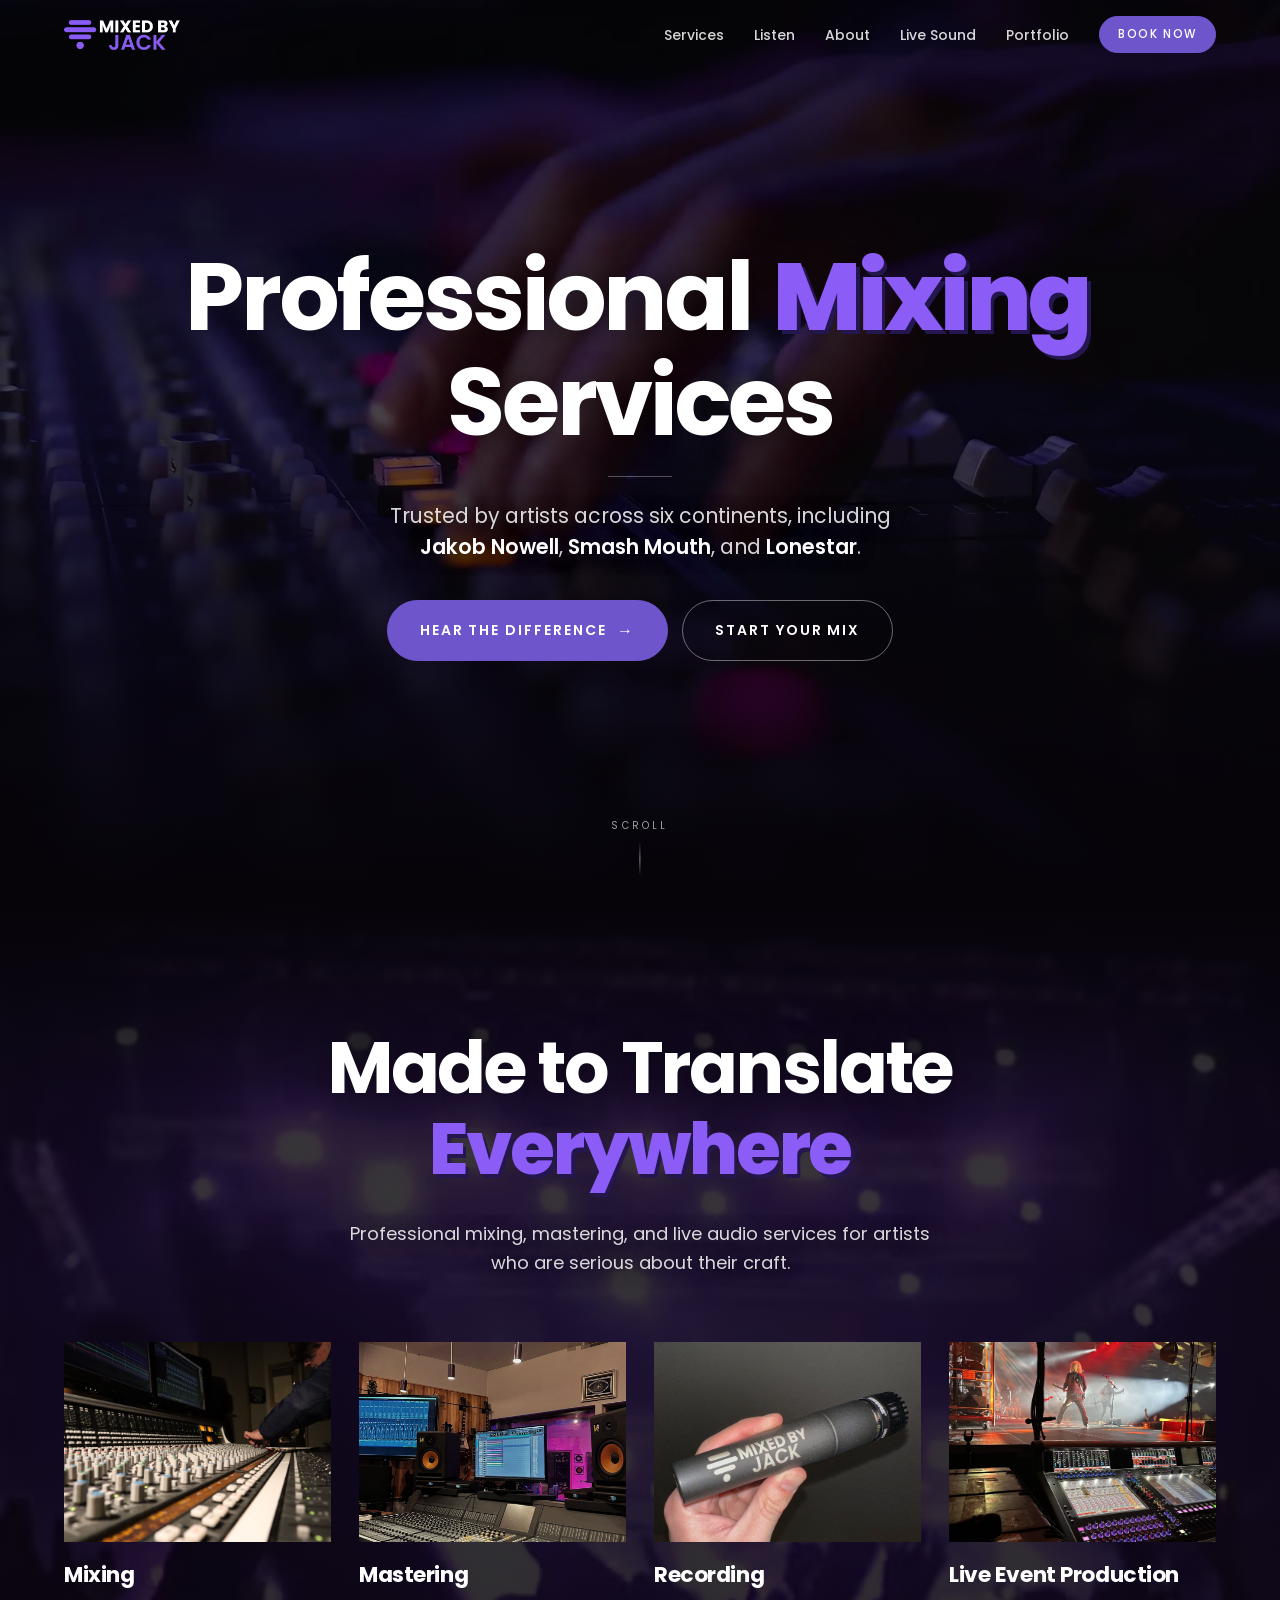
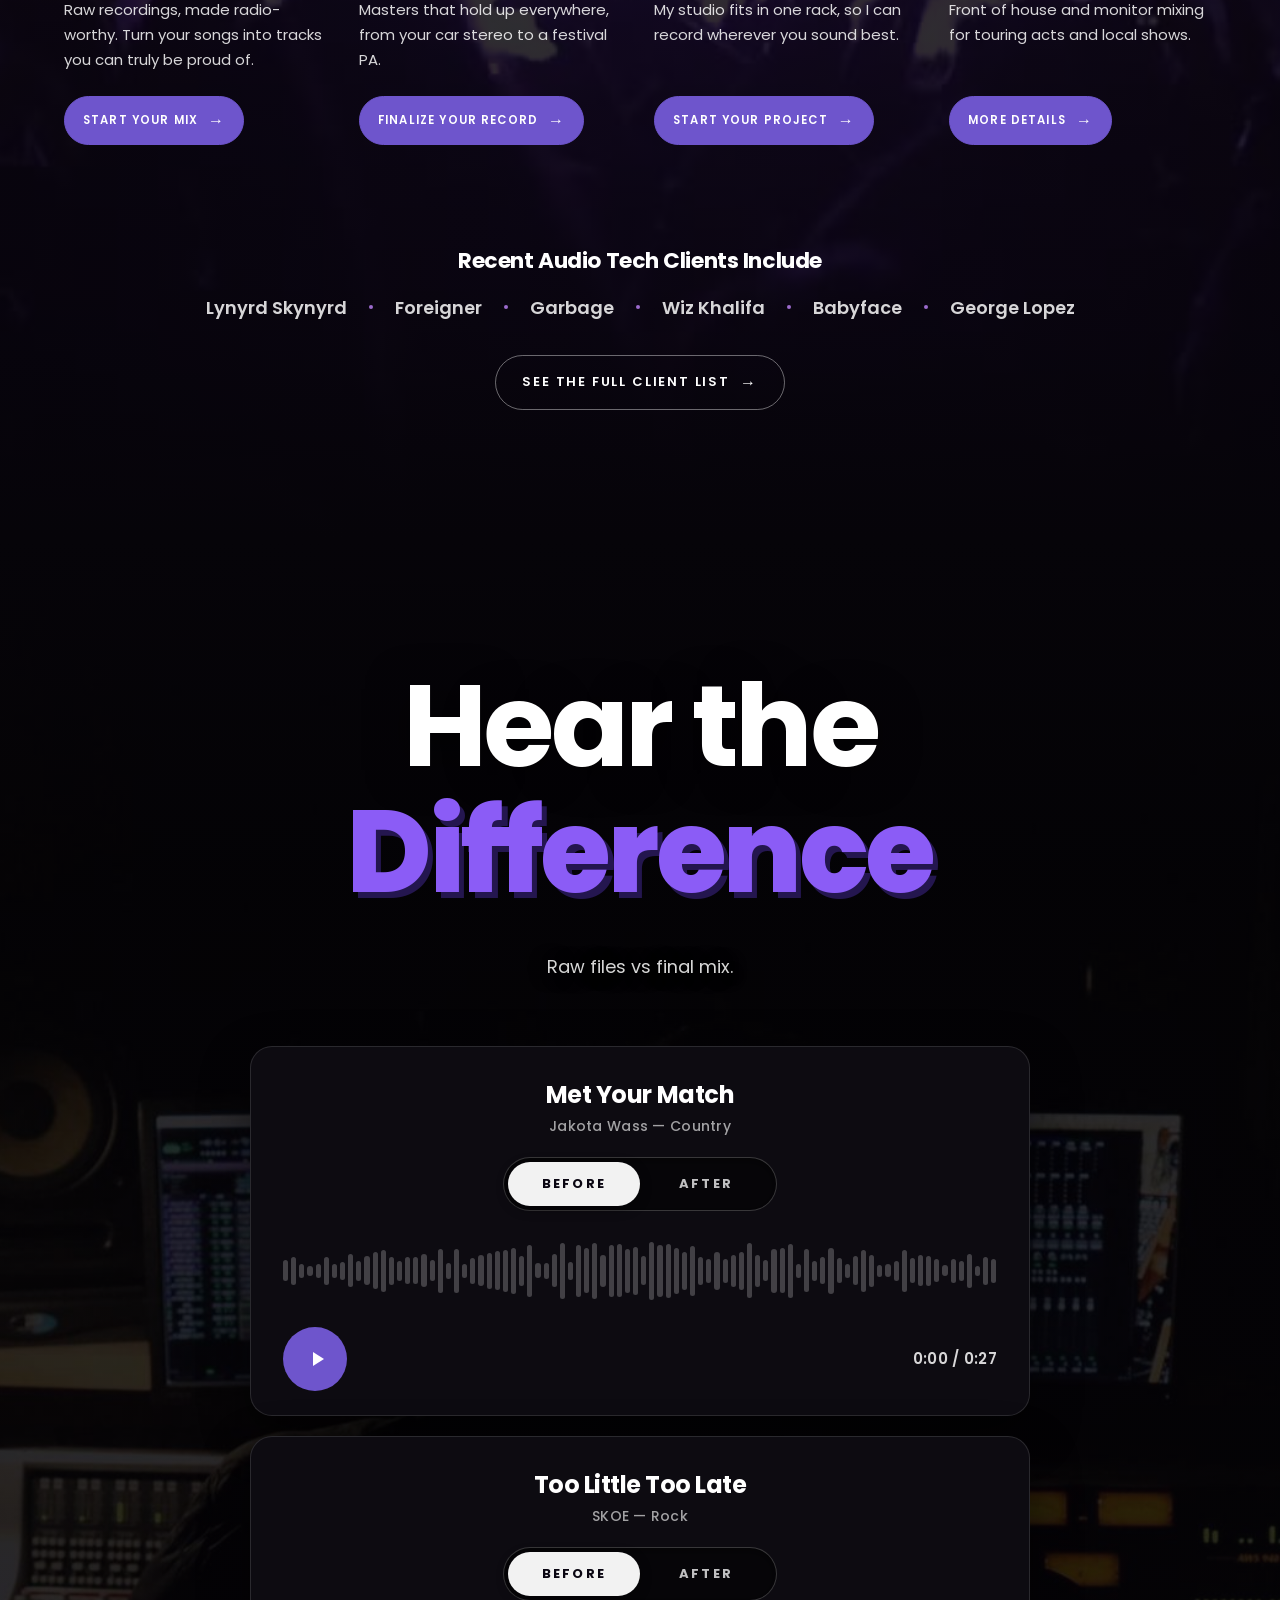
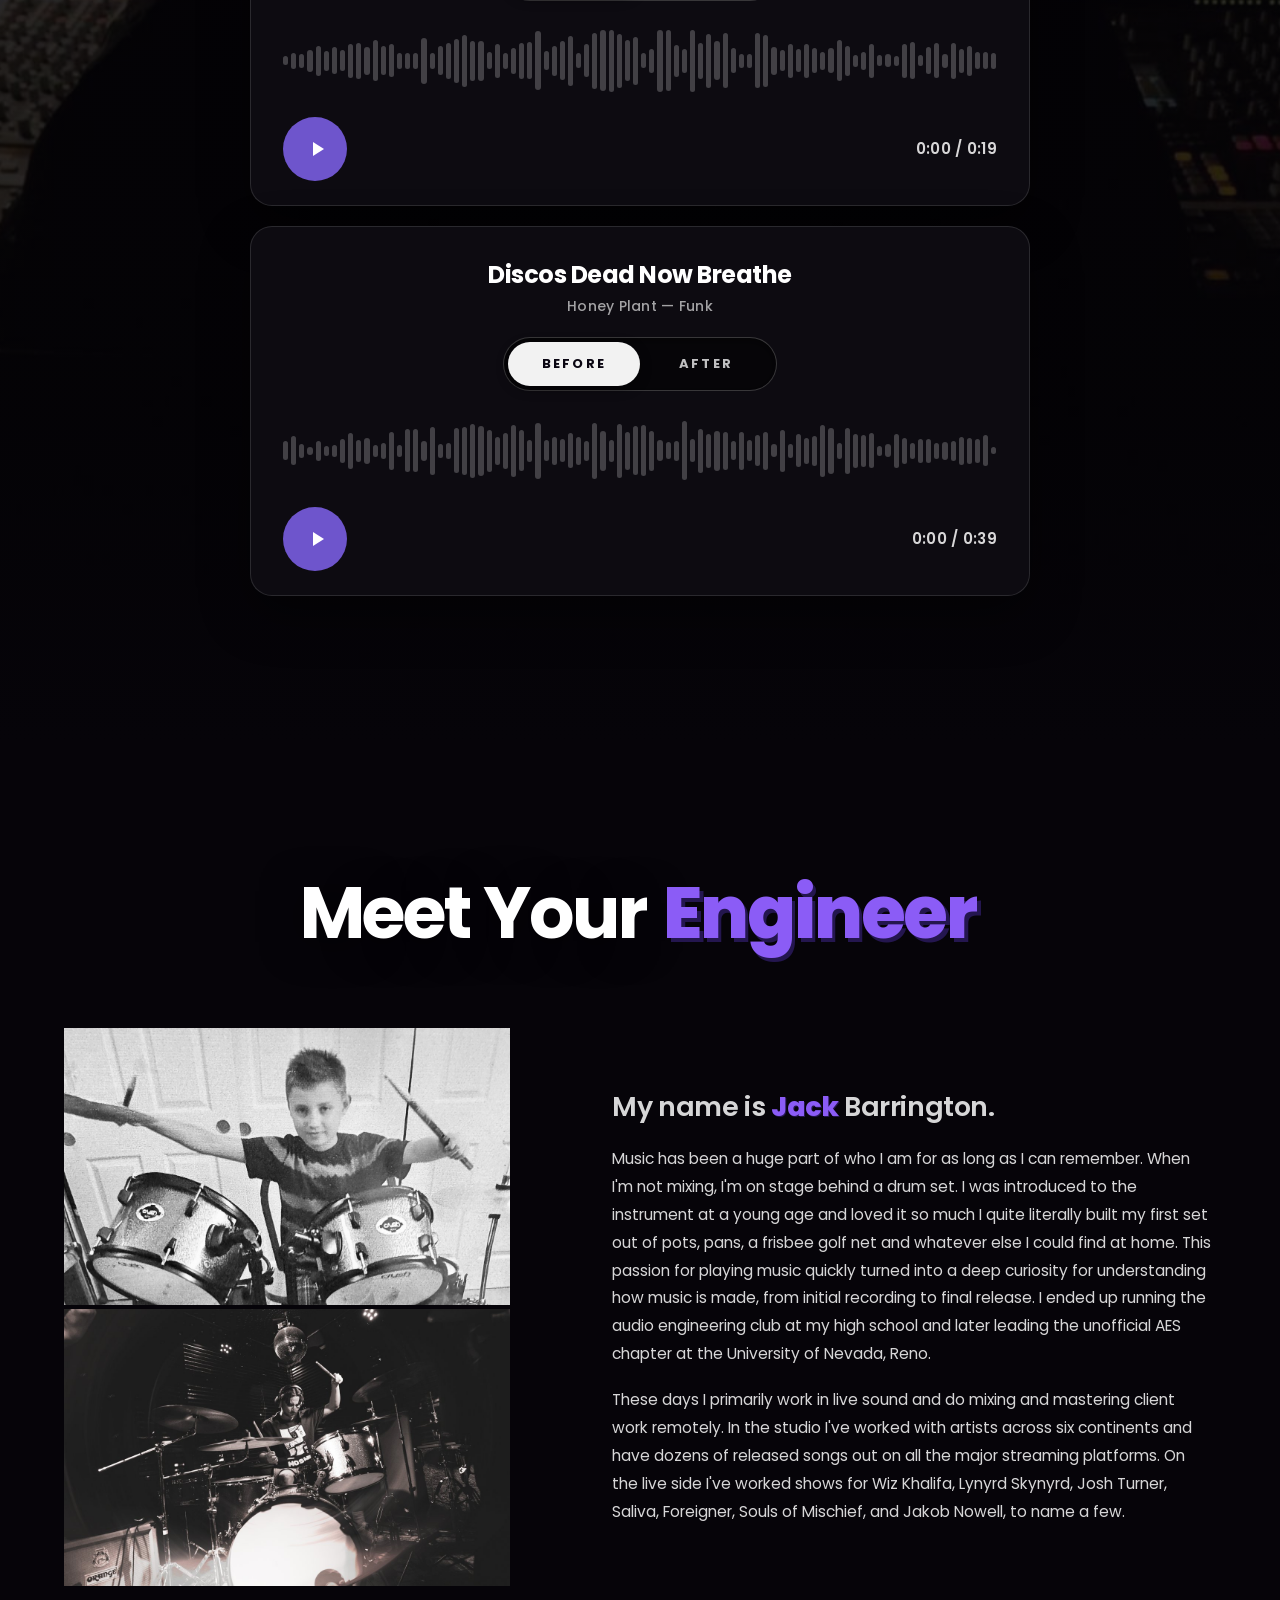
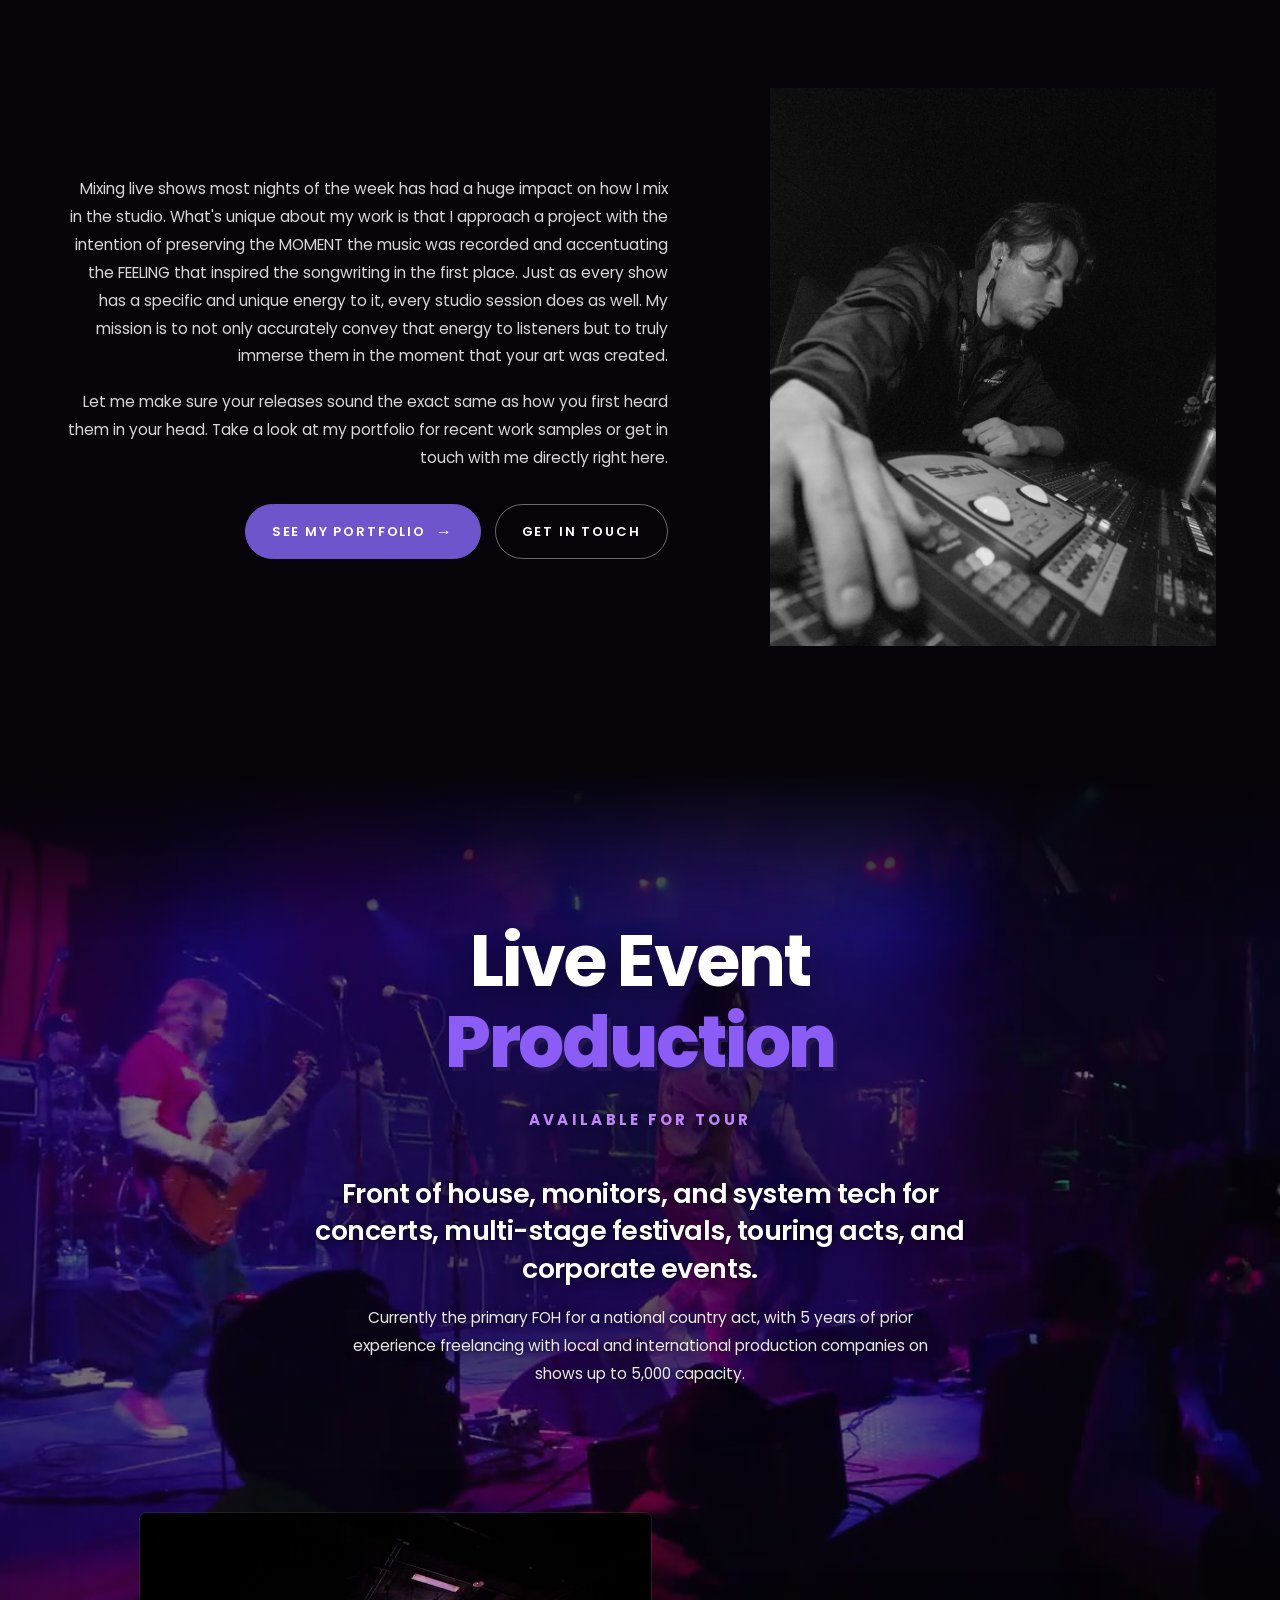
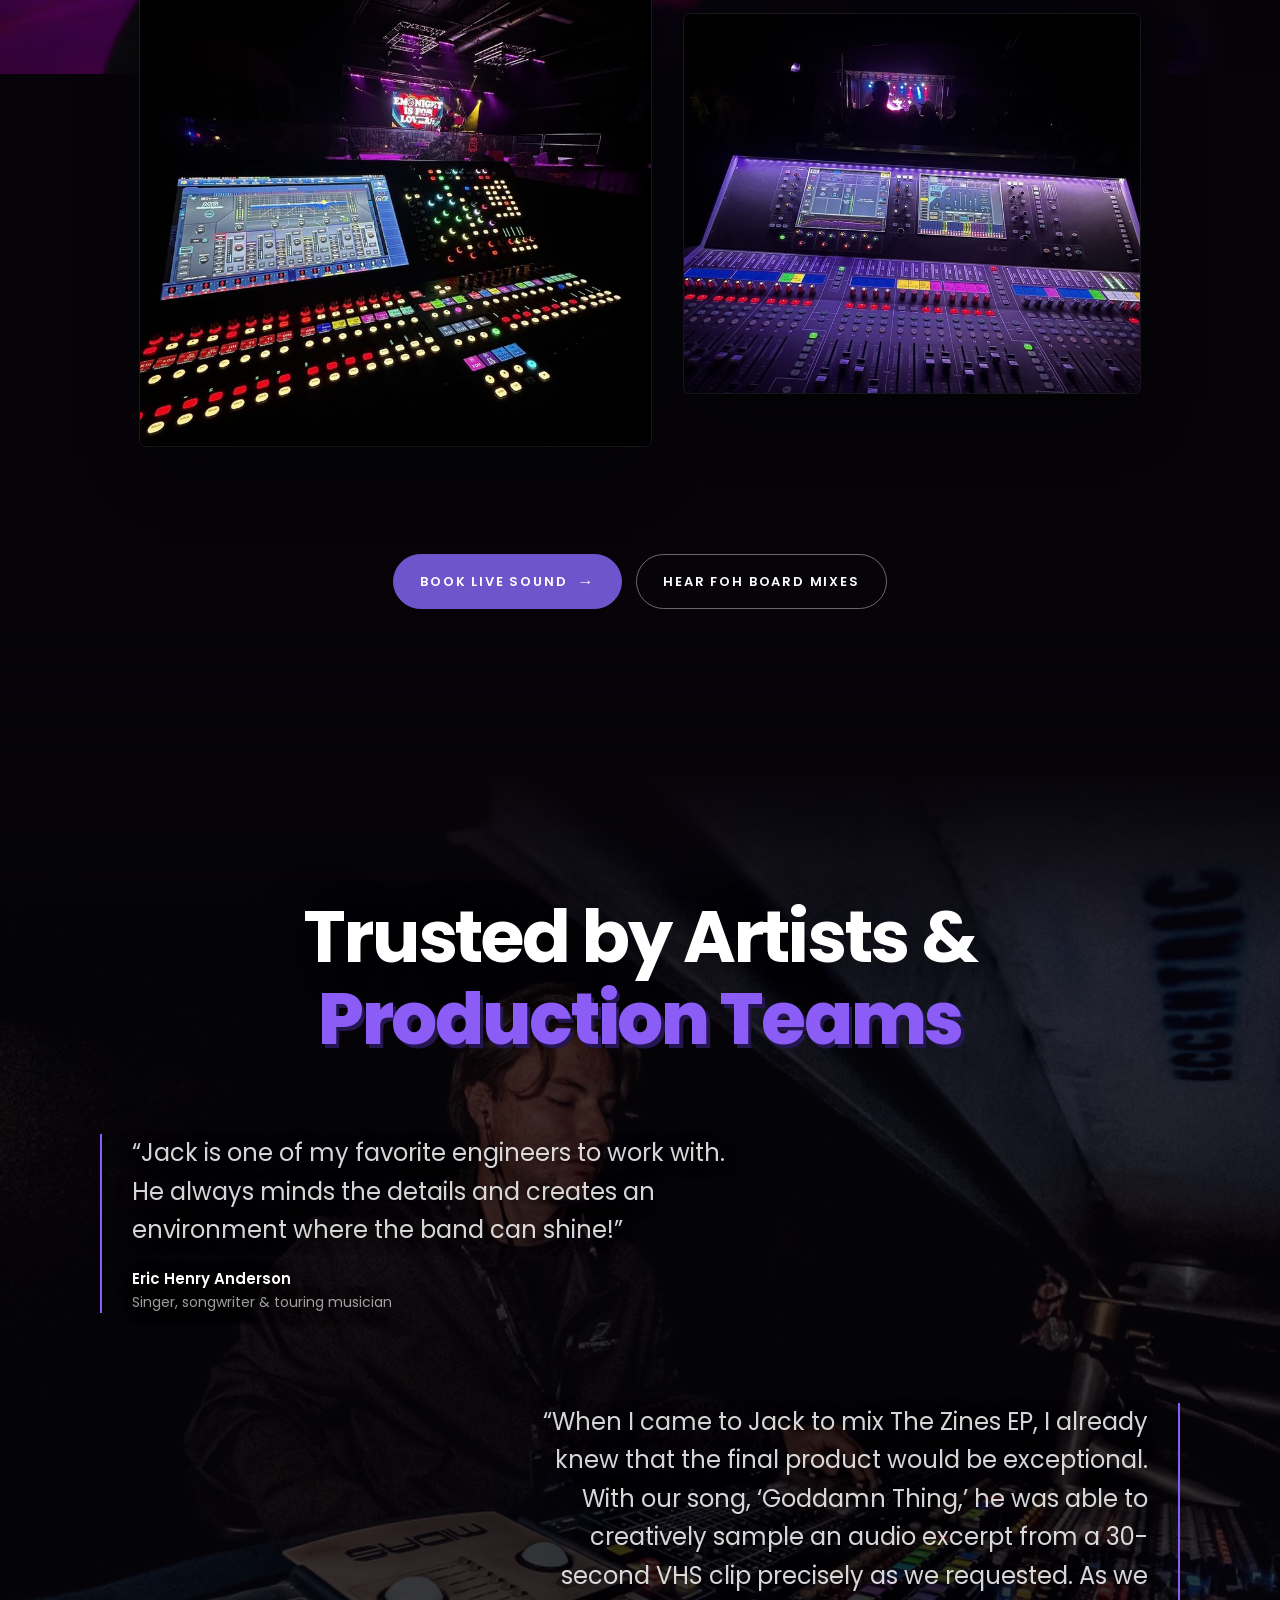
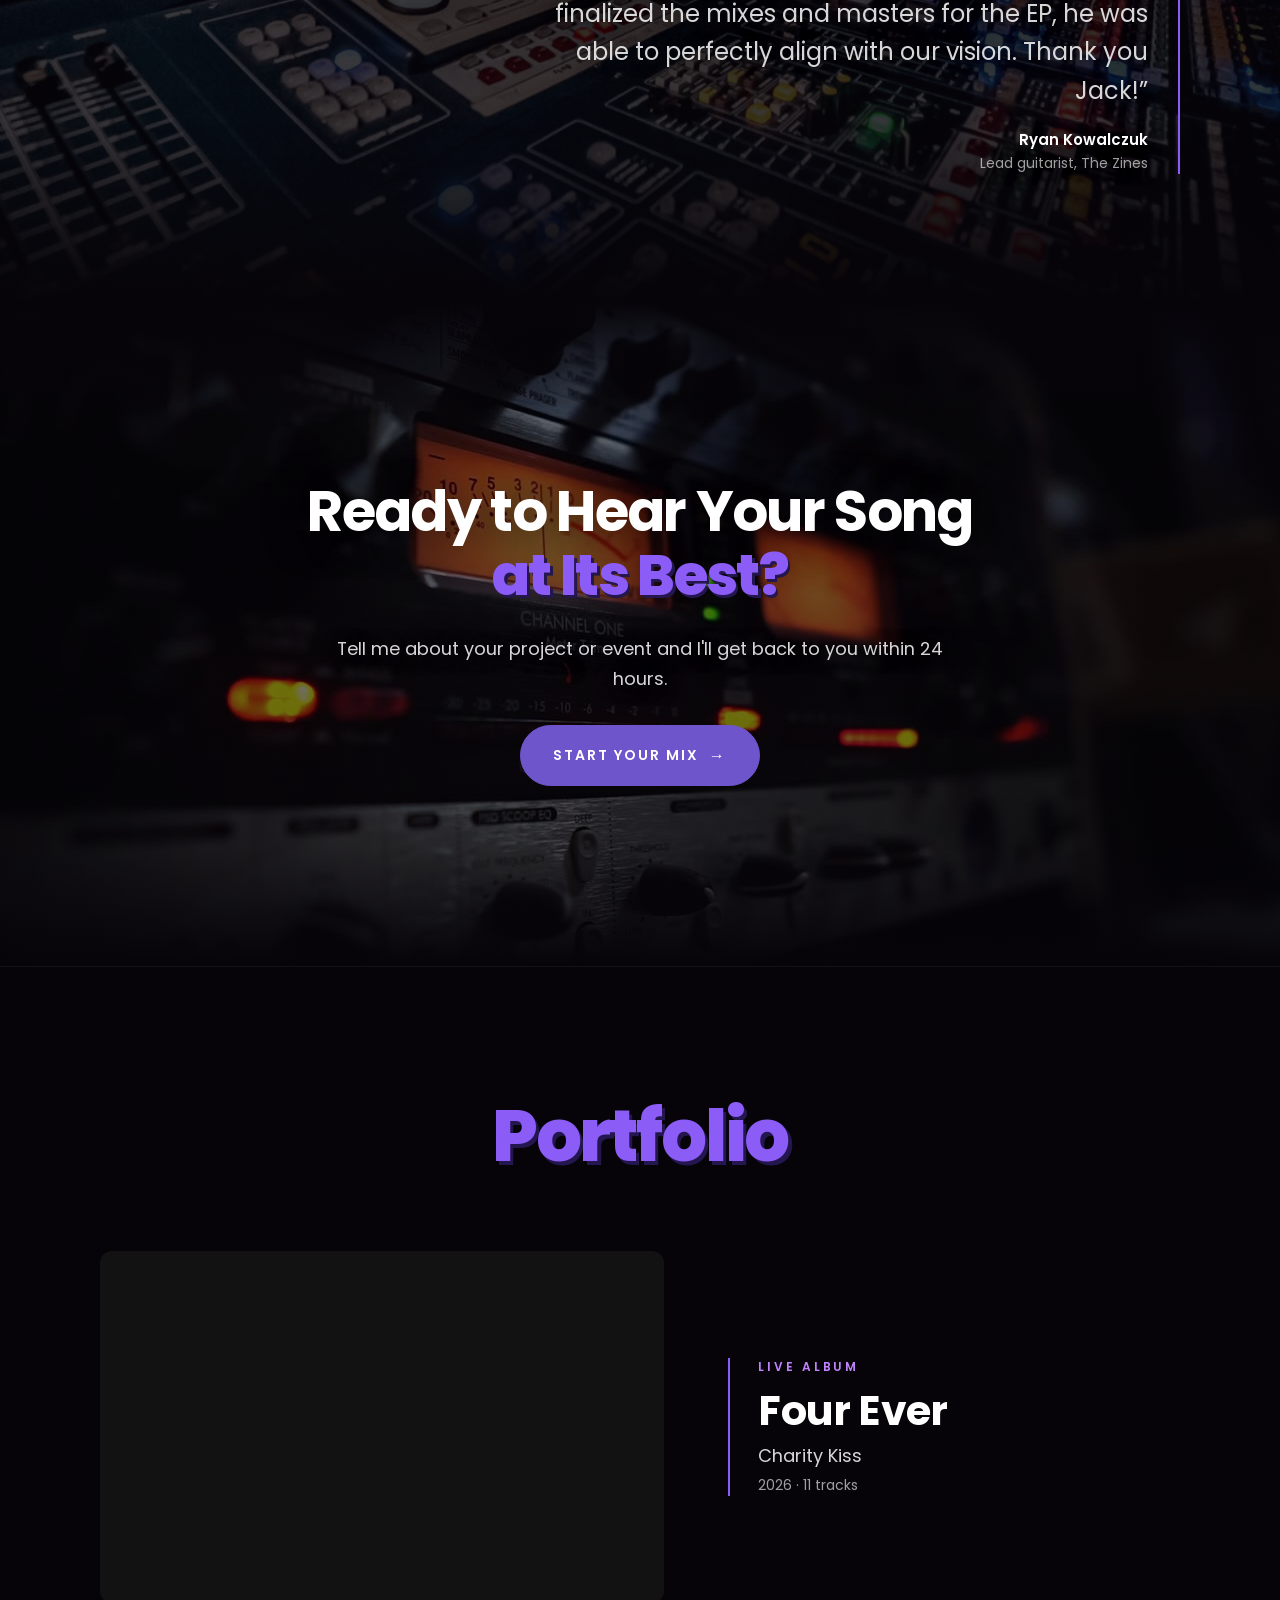
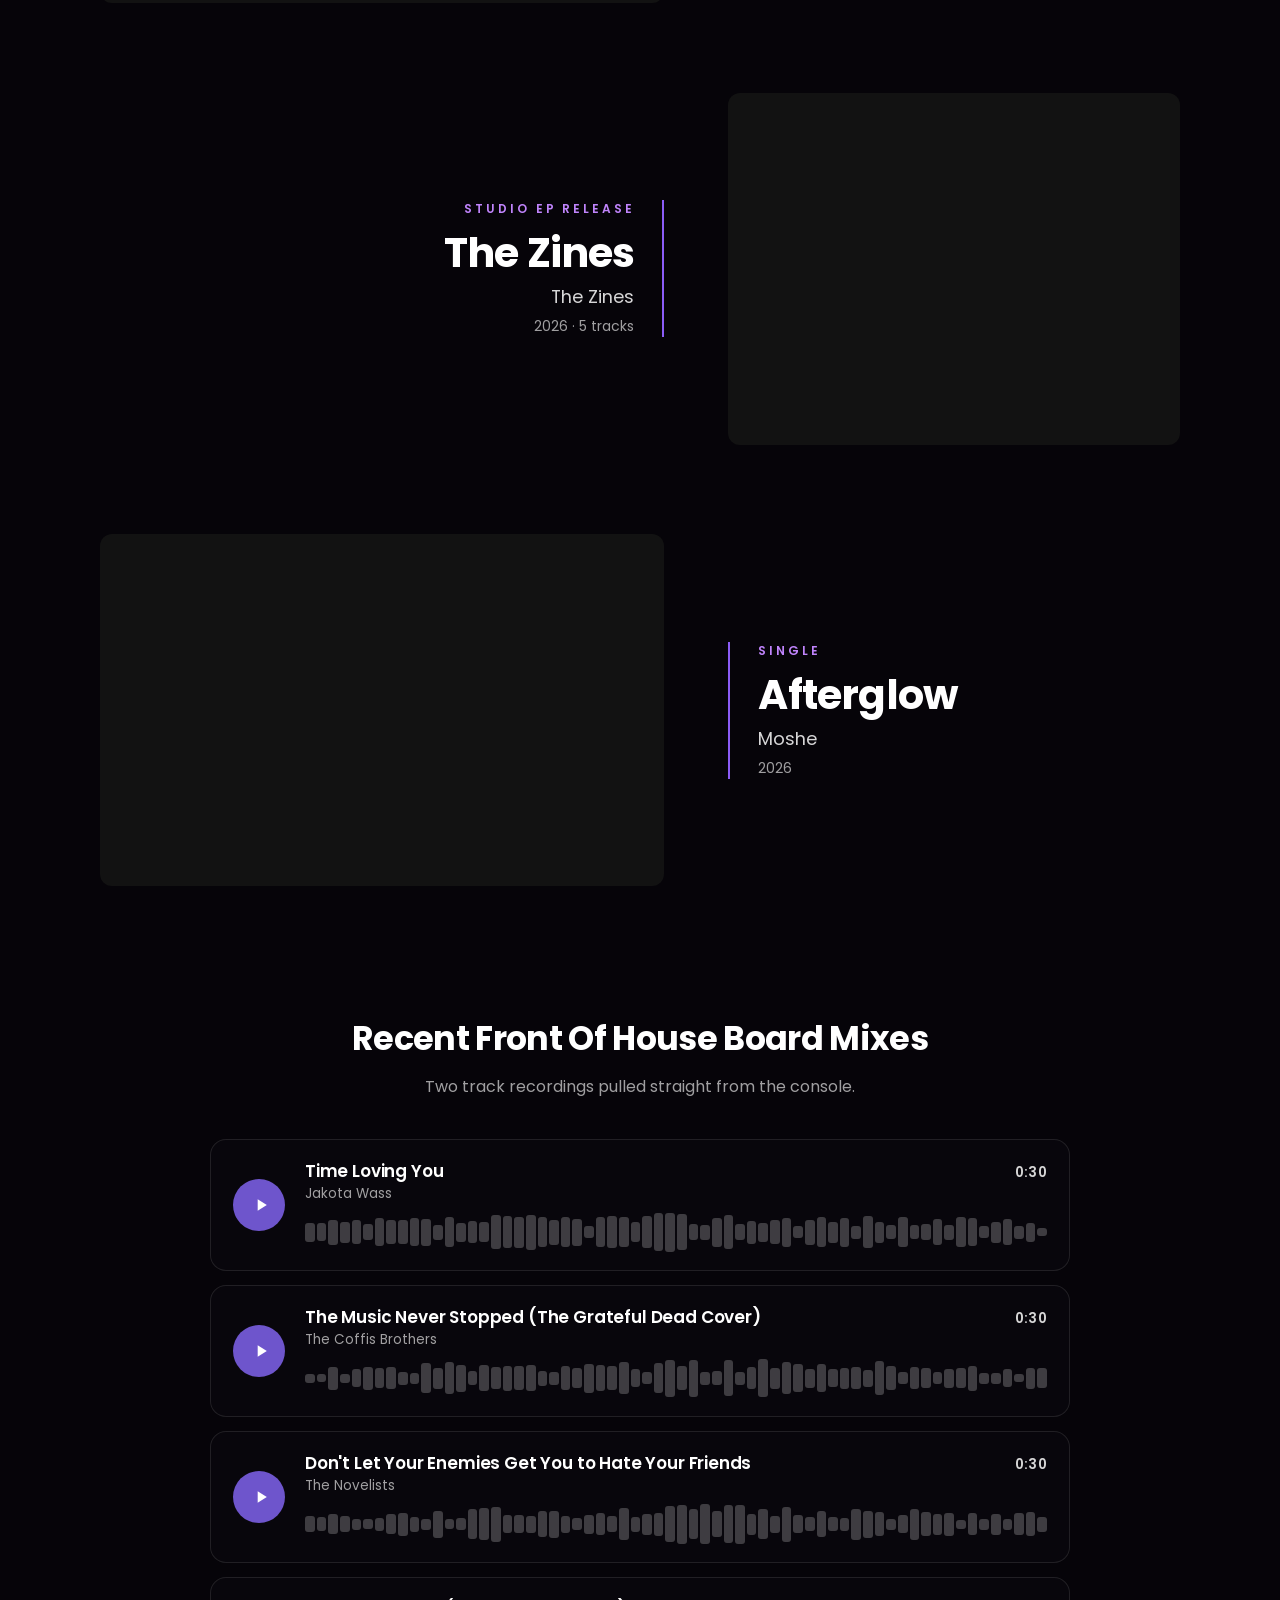
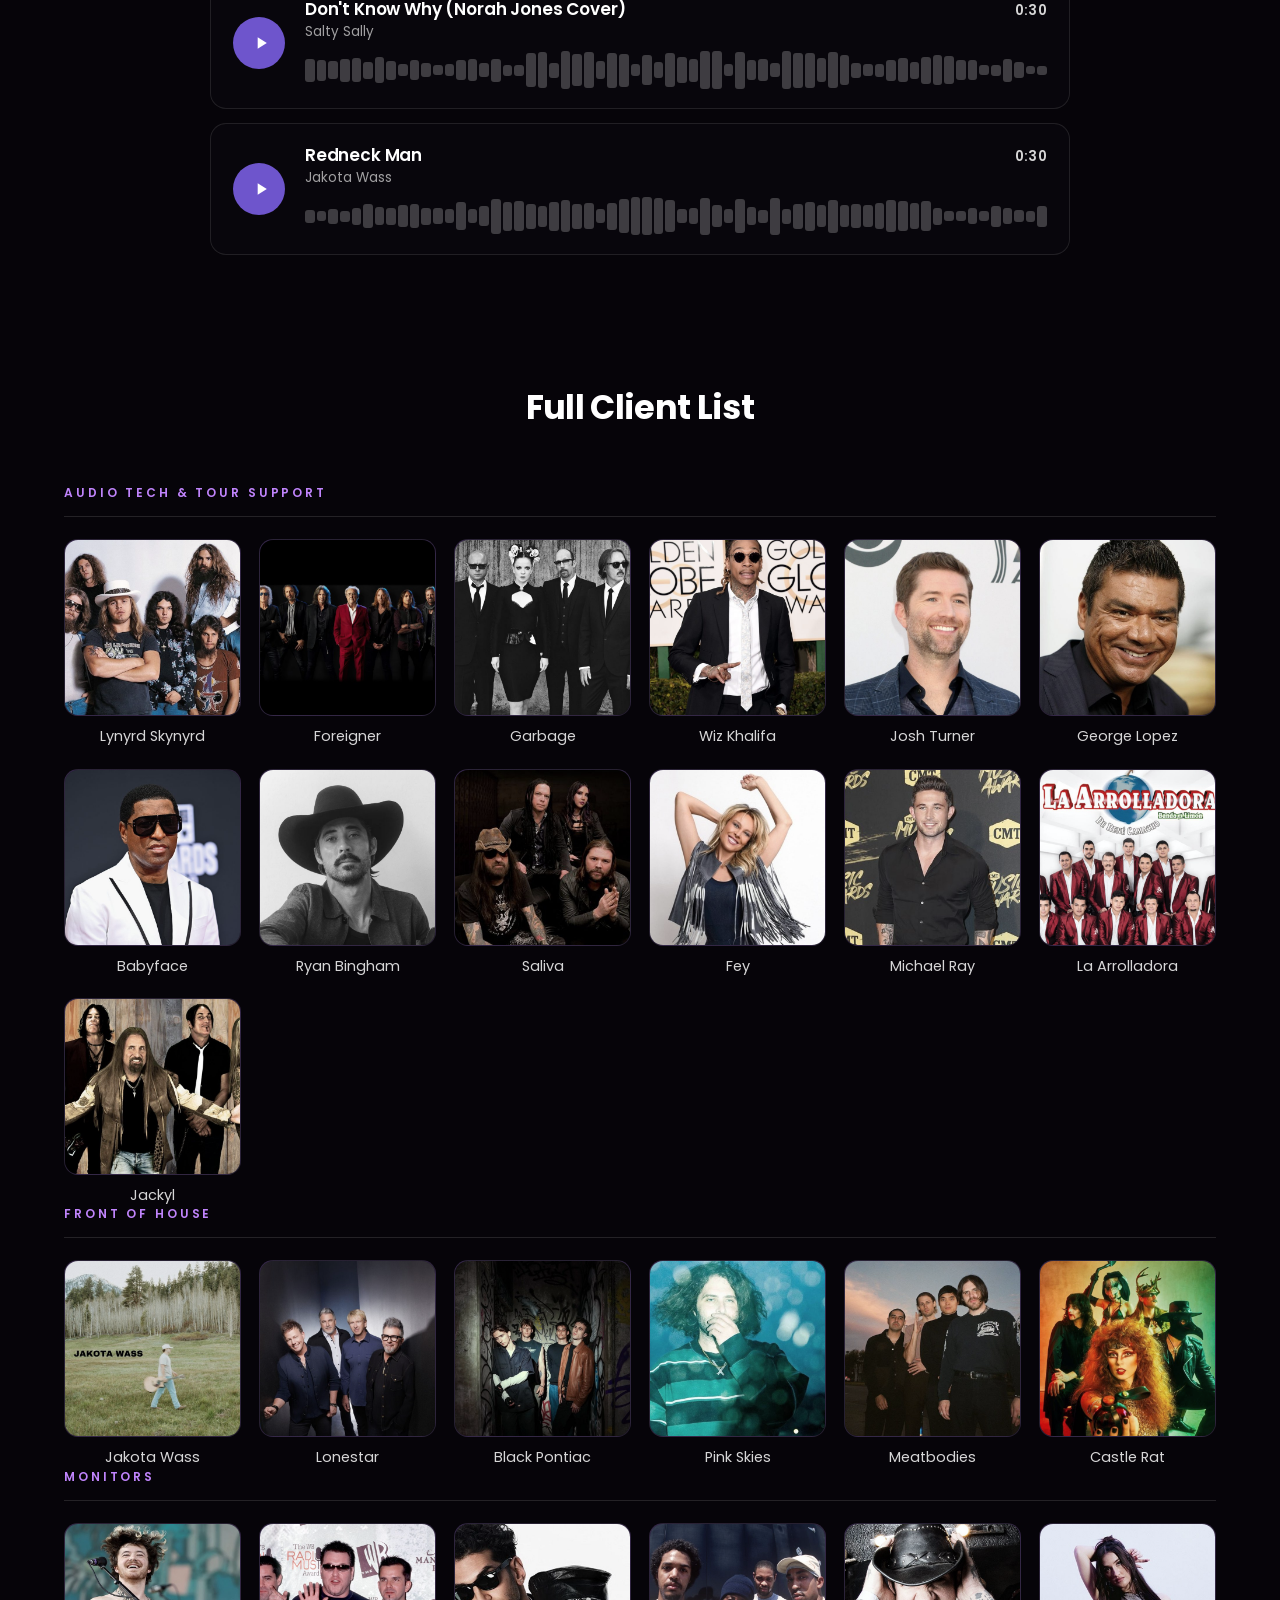
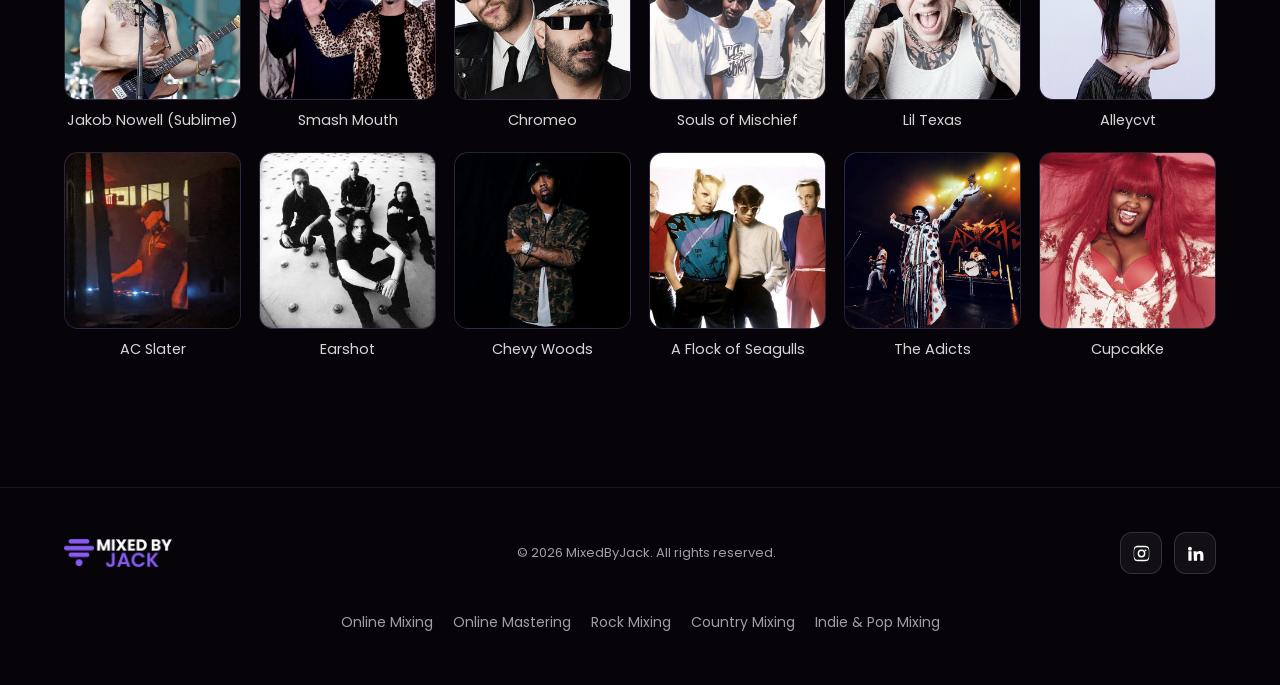
<file: index.html>
<!doctype html>
<html lang="en">
<head>
<meta charset="utf-8">
<meta name="viewport" content="width=device-width,initial-scale=1">
<title>Online Mixing &amp; Mastering Services | MixedByJack (Jack Barrington)</title>
<meta name="description" content="Online mixing and mastering by Jack Barrington. Send your tracks from anywhere and get a polished, release-ready mix. Trusted by artists on six continents, including Smash Mouth and Lonestar.">
<link rel="canonical" href="https://www.mixedbyjack.net/">
<meta name="author" content="Jack Barrington">
<meta name="robots" content="index, follow, max-image-preview:large">
<meta property="og:type" content="website">
<meta property="og:site_name" content="MixedByJack">
<meta property="og:locale" content="en_US">
<meta property="og:url" content="https://www.mixedbyjack.net/">
<meta property="og:title" content="Online Mixing &amp; Mastering | MixedByJack">
<meta property="og:description" content="Remote mixing and mastering by Jack Barrington. Trusted by artists across six continents, including Jakob Nowell, Smash Mouth, and Lonestar.">
<meta property="og:image" content="https://www.mixedbyjack.net/assets/og-image.jpg">
<meta property="og:image:alt" content="MixedByJack: online mixing and mastering by Jack Barrington">
<meta name="twitter:card" content="summary_large_image">
<meta name="twitter:title" content="Online Mixing &amp; Mastering | MixedByJack">
<meta name="twitter:description" content="Remote mixing and mastering by Jack Barrington. Trusted by artists across six continents, including Jakob Nowell, Smash Mouth, and Lonestar.">
<meta name="twitter:image" content="https://www.mixedbyjack.net/assets/og-image.jpg">
<meta name="theme-color" content="#060409">
<link rel="icon" href="assets/icon.svg" type="image/svg+xml">
<link rel="icon" href="assets/favicon-48.png" sizes="48x48" type="image/png">
<link rel="apple-touch-icon" href="assets/apple-touch-icon.png">
<link rel="preconnect" href="https://fonts.googleapis.com">
<link rel="preconnect" href="https://fonts.gstatic.com" crossorigin>
<link href="https://fonts.googleapis.com/css2?family=Poppins:ital,wght@0,400;0,500;0,600;0,700;1,400&display=swap" rel="stylesheet">
<link rel="stylesheet" href="styles.css?v=202610232030">
<script src="/analytics.js?v=202610232030"></script>
<script type="application/ld+json">
{
  "@context": "https://schema.org",
  "@graph": [
    {
      "@type": "WebSite",
      "@id": "https://www.mixedbyjack.net/#website",
      "url": "https://www.mixedbyjack.net/",
      "name": "MixedByJack",
      "publisher": { "@id": "https://www.mixedbyjack.net/#business" }
    },
    {
      "@type": "Person",
      "@id": "https://www.mixedbyjack.net/#jack",
      "name": "Jack Barrington",
      "jobTitle": "Mixing and Mastering Engineer",
      "url": "https://www.mixedbyjack.net/",
      "image": "https://www.mixedbyjack.net/assets/about-jack-bw.jpg",
      "worksFor": { "@id": "https://www.mixedbyjack.net/#business" },
      "knowsAbout": ["Audio mixing", "Audio mastering", "Music production", "Live sound engineering"],
      "sameAs": [
        "https://www.instagram.com/mixed.by.jack",
        "https://www.linkedin.com/in/jack-barrington/"
      ]
    },
    {
      "@type": "ProfessionalService",
      "@id": "https://www.mixedbyjack.net/#business",
      "name": "MixedByJack",
      "alternateName": "Mixed By Jack",
      "url": "https://www.mixedbyjack.net/",
      "logo": "https://www.mixedbyjack.net/assets/logo-white.png",
      "image": "https://www.mixedbyjack.net/assets/og-image.jpg",
      "description": "Online mixing and mastering for independent artists anywhere in the world, plus live sound engineering for tours and events.",
      "email": "info@mixedbyjack.net",
      "founder": { "@id": "https://www.mixedbyjack.net/#jack" },
      "areaServed": { "@type": "Place", "name": "Worldwide" },
      "availableLanguage": "English",
      "sameAs": [
        "https://www.instagram.com/mixed.by.jack",
        "https://www.linkedin.com/in/jack-barrington/"
      ],
      "hasOfferCatalog": {
        "@type": "OfferCatalog",
        "name": "Audio services",
        "itemListElement": [
          { "@type": "Offer", "itemOffered": { "@type": "Service", "name": "Online mixing", "serviceType": "Music mixing", "areaServed": "Worldwide" } },
          { "@type": "Offer", "itemOffered": { "@type": "Service", "name": "Online mastering", "serviceType": "Music mastering", "areaServed": "Worldwide" } },
          { "@type": "Offer", "itemOffered": { "@type": "Service", "name": "Recording", "serviceType": "Music recording" } },
          { "@type": "Offer", "itemOffered": { "@type": "Service", "name": "Live sound engineering", "serviceType": "Front of house and monitor mixing for tours and events" } }
        ]
      }
    }
  ]
}
</script>
</head>
<body>

<!-- ================= NAV ================= -->
<header class="nav" id="nav">
  <div class="nav-inner">
    <a class="logo" href="#top" aria-label="MixedByJack home"><img src="assets/logo-white.png" alt="Mixed By Jack"></a>
    <button class="nav-toggle" aria-label="Open menu" aria-expanded="false"><span></span><span></span><span></span></button>
    <ul class="nav-links">
      <li><a href="#services">Services</a></li>
      <li><a href="#listen">Listen</a></li>
      <li><a href="#about">About</a></li>
      <li><a href="#live">Live Sound</a></li>
      <li><a href="#portfolio">Portfolio</a></li>
      <li><a href="#" class="btn" data-open-intake>Book Now</a></li>
    </ul>
  </div>
</header>

<main id="top">

<!-- ================= HERO ================= -->
<section class="hero" aria-label="Intro">
  <video class="hero-video" autoplay muted loop playsinline preload="auto" poster="assets/hero-poster.jpg" aria-hidden="true">
    <source src="assets/hero.mp4" type="video/mp4">
  </video>
  <div class="hero-content">
    <h1>Professional <span class="accent">Mixing</span> Services</h1>
    <div class="hero-rule" aria-hidden="true"></div>
    <p class="subhead">Trusted by artists across six continents, including <strong>Jakob Nowell</strong>, <strong>Smash Mouth</strong>, and <strong>Lonestar</strong>.</p>
    <div class="hero-ctas">
      <a href="#listen" class="btn btn-lg">Hear the Difference <span class="arrow">→</span></a>
      <a href="#" class="btn btn-lg btn-ghost" data-open-intake>Start Your Mix</a>
    </div>
  </div>
  <a href="#services" class="scroll-cue" aria-label="Scroll down"><span>Scroll</span><span class="bar"></span></a>
</section>

<!-- ================= SERVICES ================= -->
<section class="section services" id="services">
  <div class="bg-media" aria-hidden="true">
    <video autoplay muted loop playsinline preload="metadata" poster="assets/services-bg-poster.jpg">
      <source src="assets/services-bg.mp4" type="video/mp4">
    </video>
  </div>
  <div class="bg-shade" aria-hidden="true"></div>

  <div class="wrap">
    <header class="section-head reveal">
      <h2 class="h2">Made to Translate <span class="accent">Everywhere</span></h2>
      <p class="lede">Professional mixing, mastering, and live audio services for artists who are serious about their craft.</p>
    </header>

    <div class="svc-grid">
      <article class="svc reveal">
        <div class="svc-media"><img src="assets/mixing.jpg" alt="Jack mixing on an analog console" loading="lazy"></div>
        <div class="svc-body">
          <h3>Mixing</h3>
          <p>Raw recordings, made radio-worthy. Turn your songs into tracks you can truly be proud of.</p>
          <a href="#" class="btn btn-sm" data-open-intake>Start Your Mix <span class="arrow">→</span></a>
        </div>
      </article>
      <article class="svc reveal">
        <div class="svc-media"><img src="assets/mastering.jpg" alt="Studio control room with a large-format console" loading="lazy"></div>
        <div class="svc-body">
          <h3>Mastering</h3>
          <p>Masters that hold up everywhere, from your car stereo to a festival PA.</p>
          <a href="#" class="btn btn-sm" data-open-intake>Finalize Your Record <span class="arrow">→</span></a>
        </div>
      </article>
      <article class="svc reveal">
        <div class="svc-media"><img class="mic" src="assets/recording.jpg" alt="Shure SM57 with the Mixed By Jack logo" loading="lazy"></div>
        <div class="svc-body">
          <h3>Recording</h3>
          <p>My studio fits in one rack, so I can record wherever you sound best.</p>
          <a href="#" class="btn btn-sm" data-open-intake>Start Your Project <span class="arrow">→</span></a>
        </div>
      </article>
      <article class="svc reveal">
        <div class="svc-media"><img src="assets/live-card.jpg?v=202610161452" alt="DiGiCo console at a live show" loading="lazy"></div>
        <div class="svc-body">
          <h3>Live Event Production</h3>
          <p>Front of house and monitor mixing for touring acts and local shows.</p>
          <a href="#live" class="btn btn-sm">More Details <span class="arrow">→</span></a>
        </div>
      </article>
    </div>

    <div class="trust reveal" aria-label="Recent audio tech clients">
      <h3 class="trust-title">Recent Audio Tech Clients Include</h3>
      <div class="artists">
        <span>Lynyrd Skynyrd</span><span class="sep" aria-hidden="true"></span>
        <span>Foreigner</span><span class="sep" aria-hidden="true"></span>
        <span>Garbage</span><span class="sep" aria-hidden="true"></span>
        <span>Wiz Khalifa</span><span class="sep" aria-hidden="true"></span>
        <span>Babyface</span><span class="sep" aria-hidden="true"></span>
        <span>George Lopez</span>
      </div>
      <a href="#clients" class="btn btn-ghost">See the Full Client List <span class="arrow">→</span></a>
    </div>
  </div>
</section>

<!-- ================= HEAR THE DIFFERENCE ================= -->
<section class="section listen" id="listen">
  <div class="bg-media" aria-hidden="true"><img src="assets/listen-bg.jpg" alt="" loading="lazy"></div>
  <div class="bg-shade" aria-hidden="true"></div>
  <div class="wrap">
    <header class="section-head reveal">
      <h2 class="h2">Hear the <span class="accent">Difference</span></h2>
      <p class="lede">Raw files vs final mix.</p>
    </header>
    <div class="players" id="players"></div>
  </div>
</section>

<!-- ================= ABOUT ================= -->
<section class="section about" id="about">
  <div class="wrap">
    <header class="section-head reveal">
      <h2 class="h2">Meet Your <span class="accent">Engineer</span></h2>
    </header>
    <div class="about-rows">
      <div class="about-row from-left">
        <div class="about-photo split">
          <img src="assets/about-young.jpg" alt="Jack as a kid behind his first drum kit" loading="lazy">
          <img src="assets/about-stage.jpg" alt="Jack playing drums on stage" loading="lazy">
        </div>
        <div class="wave" aria-hidden="true"><canvas></canvas></div>
        <div class="about-text">
          <p class="hello">My name is <span>Jack</span> Barrington.</p>
          <p>Music has been a huge part of who I am for as long as I can remember. When I'm not mixing, I'm on stage behind a drum set. I was introduced to the instrument at a young age and loved it so much I quite literally built my first set out of pots, pans, a frisbee golf net and whatever else I could find at home. This passion for playing music quickly turned into a deep curiosity for understanding how music is made, from initial recording to final release. I ended up running the audio engineering club at my high school and later leading the unofficial AES chapter at the University of Nevada, Reno.</p>
          <p>These days I primarily work in live sound and do mixing and mastering client work remotely. In the studio I've worked with artists across six continents and have dozens of released songs out on all the major streaming platforms. On the live side I've worked shows for Wiz Khalifa, Lynyrd Skynyrd, Josh Turner, Saliva, Foreigner, Souls of Mischief, and Jakob Nowell, to name a few.</p>
        </div>
      </div>
      <div class="about-row right from-right">
        <div class="about-photo">
          <img src="assets/about-jack-bw.jpg" alt="Jack Barrington mixing on a Midas console" loading="lazy">
        </div>
        <div class="wave" aria-hidden="true"><canvas></canvas></div>
        <div class="about-text">
          <p>Mixing live shows most nights of the week has had a huge impact on how I mix in the studio. What's unique about my work is that I approach a project with the intention of preserving the MOMENT the music was recorded and accentuating the FEELING that inspired the songwriting in the first place. Just as every show has a specific and unique energy to it, every studio session does as well. My mission is to not only accurately convey that energy to listeners but to truly immerse them in the moment that your art was created.</p>
          <p>Let me make sure your releases sound the exact same as how you first heard them in your head. Take a look at my portfolio for recent work samples or get in touch with me directly right here.</p>
          <div class="about-ctas">
            <a href="#portfolio" class="btn">See My Portfolio <span class="arrow">→</span></a>
            <a href="#" class="btn btn-ghost" data-open-contact>Get in Touch</a>
          </div>
        </div>
      </div>
    </div>
  </div>
</section>

<!-- ================= LIVE SOUND ================= -->
<section class="section live" id="live">
  <div class="live-bg" aria-hidden="true">
    <div class="live-bg-sticky">
      <video autoplay muted loop playsinline preload="metadata" poster="assets/live-bg-poster.jpg">
        <source src="assets/live-bg.mp4" type="video/mp4">
      </video>
      <div class="live-bg-shade"></div>
    </div>
  </div>
  <div class="wrap">
    <header class="live-head">
      <h2 class="h2 pop">Live Event <span class="accent">Production</span></h2>
      <p class="live-tour pop" style="--d:.1s">Available for Tour</p>
      <p class="live-lead pop" style="--d:.15s">Front of house, monitors, and system tech for concerts, multi-stage festivals, touring acts, and corporate events.</p>
      <p class="live-sub pop" style="--d:.2s">Currently the primary FOH for a national country act, with 5 years of prior experience freelancing with local and international production companies on shows up to 5,000 capacity.</p>
    </header>

    <div class="live-shots">
      <figure class="live-shot hd96 pop"><img src="assets/live-hd96.jpg" alt="Midas HD96 at front of house" width="800" height="835" loading="lazy"></figure>
      <figure class="live-shot dlive pop" style="--d:.2s"><img src="assets/live-dlive.jpg" alt="Allen &amp; Heath dLive at front of house" width="800" height="666" loading="lazy"></figure>
    </div>

    <div class="live-cta pop">
      <a href="#" class="btn" data-open-contact>Book Live Sound <span class="arrow">→</span></a>
      <a href="#board-mixes" class="btn btn-ghost">Hear FOH Board Mixes</a>
    </div>
  </div>
</section>

<!-- ================= TESTIMONIALS ================= -->
<section class="section testimonials" id="testimonials">
  <div class="bg-media" aria-hidden="true"><img src="assets/live-1.jpg" alt="" loading="lazy"></div>
  <div class="bg-shade" aria-hidden="true"></div>
  <div class="wrap">
    <header class="section-head reveal">
      <h2 class="h2">Trusted by Artists&nbsp;&amp; <span class="accent">Production Teams</span></h2>
    </header>
    <div class="quotes">
      <figure class="quote from-left">
        <blockquote>&ldquo;Jack is one of my favorite engineers to work with. He always minds the details and creates an environment where the band can shine!&rdquo;</blockquote>
        <figcaption>Eric Henry Anderson<span>Singer, songwriter &amp; touring musician</span></figcaption>
      </figure>
      <figure class="quote right from-right">
        <blockquote>&ldquo;When I came to Jack to mix The Zines EP, I already knew that the final product would be exceptional. With our song, &lsquo;Goddamn Thing,&rsquo; he was able to creatively sample an audio excerpt from a 30-second VHS clip precisely as we requested. As we finalized the mixes and masters for the EP, he was able to perfectly align with our vision. Thank you Jack!&rdquo;</blockquote>
        <figcaption>Ryan Kowalczuk<span>Lead guitarist, The Zines</span></figcaption>
      </figure>
    </div>
  </div>
</section>

<!-- ================= CLOSING CTA ================= -->
<section class="section cta-band">
  <div class="bg-media" aria-hidden="true">
    <video autoplay muted loop playsinline preload="metadata" poster="assets/cta-bg-poster.jpg">
      <source src="assets/cta-bg.mp4" type="video/mp4">
    </video>
  </div>
  <div class="bg-shade" aria-hidden="true"></div>
  <div class="cta-box reveal">
    <h2 class="h2">Ready to Hear Your Song <span class="accent">at Its Best?</span></h2>
    <p class="lede">Tell me about your project or event and I'll get back to you within 24 hours.</p>
    <a href="#" class="btn btn-lg" data-open-intake>Start Your Mix <span class="arrow">→</span></a>
  </div>
</section>

<!-- ================= PORTFOLIO ================= -->
<section class="section portfolio" id="portfolio">
  <div class="wrap">
    <header class="section-head reveal">
      <h2 class="h2"><span class="accent">Portfolio</span></h2>
    </header>
    <div class="releases">
      <div class="release left from-left">
        <div class="release-embed">
          <iframe title="Four Ever by Charity Kiss on Spotify" src="https://open.spotify.com/embed/album/7y5wFGn7A2jJnb17vfEDU3?utm_source=generator" width="100%" height="352" frameborder="0" allow="autoplay; clipboard-write; encrypted-media; fullscreen; picture-in-picture" loading="lazy"></iframe>
        </div>
        <div class="release-info">
          <span class="release-kind">Live Album</span>
          <h3>Four Ever</h3>
          <p class="release-artist">Charity Kiss</p>
          <p class="release-meta">2026 &middot; 11 tracks</p>
        </div>
      </div>
      <div class="release right from-right">
        <div class="release-embed">
          <iframe title="The Zines by The Zines on Spotify" src="https://open.spotify.com/embed/album/1oE1qBCgJQDPARWsbunAj9?utm_source=generator" width="100%" height="352" frameborder="0" allow="autoplay; clipboard-write; encrypted-media; fullscreen; picture-in-picture" loading="lazy"></iframe>
        </div>
        <div class="release-info">
          <span class="release-kind">Studio EP Release</span>
          <h3>The Zines</h3>
          <p class="release-artist">The Zines</p>
          <p class="release-meta">2026 &middot; 5 tracks</p>
        </div>
      </div>
      <div class="release left from-left">
        <div class="release-embed">
          <iframe title="Afterglow by Moshe on Spotify" src="https://open.spotify.com/embed/track/5AKsgfSMQgeQwxDvPoNpX8?utm_source=generator" width="100%" height="352" frameborder="0" allow="autoplay; clipboard-write; encrypted-media; fullscreen; picture-in-picture" loading="lazy"></iframe>
        </div>
        <div class="release-info">
          <span class="release-kind">Single</span>
          <h3>Afterglow</h3>
          <p class="release-artist">Moshe</p>
          <p class="release-meta">2026</p>
        </div>
      </div>
    </div>

    <div class="board-mixes" id="board-mixes">
      <header class="board-head reveal">
        <h3 class="clients-title">Recent Front Of House Board Mixes</h3>
        <p>Two track recordings pulled straight from the console.</p>
      </header>
      <div class="board-list" id="board-players"></div>
    </div>

    <h3 class="clients-title reveal" id="clients">Full Client List</h3>
    <!-- Artist photos: drop square images into assets/clients/ named like the src below
         (e.g. assets/clients/wiz-khalifa.jpg). Any artist without a photo shows initials. -->
    <div class="client-groups">
      <div class="client-group reveal">
        <h3>Audio Tech &amp; Tour Support</h3>
        <ul class="artist-grid">
          <li class="artist"><div class="artist-img"><span class="initials" aria-hidden="true">LS</span><img src="assets/clients/lynyrd-skynyrd.jpg" alt="Lynyrd Skynyrd" loading="lazy" onerror="this.remove()"></div><span class="artist-name">Lynyrd Skynyrd</span></li>
          <li class="artist"><div class="artist-img"><span class="initials" aria-hidden="true">F</span><img src="assets/clients/foreigner.jpg" alt="Foreigner" loading="lazy" onerror="this.remove()"></div><span class="artist-name">Foreigner</span></li>
          <li class="artist"><div class="artist-img"><span class="initials" aria-hidden="true">G</span><img src="assets/clients/garbage.jpg" alt="Garbage" loading="lazy" onerror="this.remove()"></div><span class="artist-name">Garbage</span></li>
          <li class="artist"><div class="artist-img"><span class="initials" aria-hidden="true">WK</span><img src="assets/clients/wiz-khalifa.jpg" alt="Wiz Khalifa" loading="lazy" onerror="this.remove()"></div><span class="artist-name">Wiz Khalifa</span></li>
          <li class="artist"><div class="artist-img"><span class="initials" aria-hidden="true">JT</span><img src="assets/clients/josh-turner.jpg" alt="Josh Turner" loading="lazy" onerror="this.remove()"></div><span class="artist-name">Josh Turner</span></li>
          <li class="artist"><div class="artist-img"><span class="initials" aria-hidden="true">GL</span><img src="assets/clients/george-lopez.jpg" alt="George Lopez" loading="lazy" onerror="this.remove()"></div><span class="artist-name">George Lopez</span></li>
          <li class="artist"><div class="artist-img"><span class="initials" aria-hidden="true">B</span><img src="assets/clients/babyface.jpg" alt="Babyface" loading="lazy" onerror="this.remove()"></div><span class="artist-name">Babyface</span></li>
          <li class="artist"><div class="artist-img"><span class="initials" aria-hidden="true">RB</span><img src="assets/clients/ryan-bingham.jpg" alt="Ryan Bingham" loading="lazy" onerror="this.remove()"></div><span class="artist-name">Ryan Bingham</span></li>
          <li class="artist"><div class="artist-img"><span class="initials" aria-hidden="true">S</span><img src="assets/clients/saliva.jpg" alt="Saliva" loading="lazy" onerror="this.remove()"></div><span class="artist-name">Saliva</span></li>
          <li class="artist"><div class="artist-img"><span class="initials" aria-hidden="true">F</span><img src="assets/clients/fey.jpg" alt="Fey" loading="lazy" onerror="this.remove()"></div><span class="artist-name">Fey</span></li>
          <li class="artist"><div class="artist-img"><span class="initials" aria-hidden="true">MR</span><img src="assets/clients/michael-ray.jpg" alt="Michael Ray" loading="lazy" onerror="this.remove()"></div><span class="artist-name">Michael Ray</span></li>
          <li class="artist"><div class="artist-img"><span class="initials" aria-hidden="true">LA</span><img src="assets/clients/la-arrolladora.jpg" alt="La Arrolladora" loading="lazy" onerror="this.remove()"></div><span class="artist-name">La Arrolladora</span></li>
          <li class="artist"><div class="artist-img"><span class="initials" aria-hidden="true">J</span><img src="assets/clients/jackyl.jpg" alt="Jackyl" loading="lazy" onerror="this.remove()"></div><span class="artist-name">Jackyl</span></li>
        </ul>
  
      <div class="client-group reveal">
        <h3>Front of House</h3>
        <ul class="artist-grid">
          <li class="artist"><div class="artist-img"><span class="initials" aria-hidden="true">JW</span><img src="assets/clients/jakota-wass.jpg" alt="Jakota Wass" loading="lazy" onerror="this.remove()"></div><span class="artist-name">Jakota Wass</span></li>
          <li class="artist"><div class="artist-img"><span class="initials" aria-hidden="true">L</span><img src="assets/clients/lonestar.jpg" alt="Lonestar" loading="lazy" onerror="this.remove()"></div><span class="artist-name">Lonestar</span></li>
          <li class="artist"><div class="artist-img"><span class="initials" aria-hidden="true">BP</span><img src="assets/clients/black-pontiac.jpg" alt="Black Pontiac" loading="lazy" onerror="this.remove()"></div><span class="artist-name">Black Pontiac</span></li>
          <li class="artist"><div class="artist-img"><span class="initials" aria-hidden="true">PS</span><img src="assets/clients/pink-skies.jpg" alt="Pink Skies" loading="lazy" onerror="this.remove()"></div><span class="artist-name">Pink Skies</span></li>
          <li class="artist"><div class="artist-img"><span class="initials" aria-hidden="true">M</span><img src="assets/clients/meatbodies.jpg" alt="Meatbodies" loading="lazy" onerror="this.remove()"></div><span class="artist-name">Meatbodies</span></li>
          <li class="artist"><div class="artist-img"><span class="initials" aria-hidden="true">CR</span><img src="assets/clients/castle-rat.jpg" alt="Castle Rat" loading="lazy" onerror="this.remove()"></div><span class="artist-name">Castle Rat</span></li>
        </ul>
      </div>
      <div class="client-group reveal">
        <h3>Monitors</h3>
        <ul class="artist-grid">
          <li class="artist"><div class="artist-img"><span class="initials" aria-hidden="true">JN</span><img src="assets/clients/jakob-nowell-sublime.jpg" alt="Jakob Nowell (Sublime)" loading="lazy" onerror="this.remove()"></div><span class="artist-name">Jakob Nowell (Sublime)</span></li>
          <li class="artist"><div class="artist-img"><span class="initials" aria-hidden="true">SM</span><img src="assets/clients/smash-mouth.jpg" alt="Smash Mouth" loading="lazy" onerror="this.remove()"></div><span class="artist-name">Smash Mouth</span></li>
          <li class="artist"><div class="artist-img"><span class="initials" aria-hidden="true">C</span><img src="assets/clients/chromeo.jpg" alt="Chromeo" loading="lazy" onerror="this.remove()"></div><span class="artist-name">Chromeo</span></li>
          <li class="artist"><div class="artist-img"><span class="initials" aria-hidden="true">SM</span><img src="assets/clients/souls-of-mischief.jpg" alt="Souls of Mischief" loading="lazy" onerror="this.remove()"></div><span class="artist-name">Souls of Mischief</span></li>
          <li class="artist"><div class="artist-img"><span class="initials" aria-hidden="true">LT</span><img src="assets/clients/lil-texas.jpg" alt="Lil Texas" loading="lazy" onerror="this.remove()"></div><span class="artist-name">Lil Texas</span></li>
          <li class="artist"><div class="artist-img"><span class="initials" aria-hidden="true">A</span><img src="assets/clients/alleycvt.jpg" alt="Alleycvt" loading="lazy" onerror="this.remove()"></div><span class="artist-name">Alleycvt</span></li>
          <li class="artist"><div class="artist-img"><span class="initials" aria-hidden="true">AS</span><img src="assets/clients/ac-slater.jpg" alt="AC Slater" loading="lazy" onerror="this.remove()"></div><span class="artist-name">AC Slater</span></li>
          <li class="artist"><div class="artist-img"><span class="initials" aria-hidden="true">E</span><img src="assets/clients/earshot.jpg" alt="Earshot" loading="lazy" onerror="this.remove()"></div><span class="artist-name">Earshot</span></li>
          <li class="artist"><div class="artist-img"><span class="initials" aria-hidden="true">CW</span><img src="assets/clients/chevy-woods.jpg" alt="Chevy Woods" loading="lazy" onerror="this.remove()"></div><span class="artist-name">Chevy Woods</span></li>
          <li class="artist"><div class="artist-img"><span class="initials" aria-hidden="true">AF</span><img src="assets/clients/a-flock-of-seagulls.jpg" alt="A Flock of Seagulls" loading="lazy" onerror="this.remove()"></div><span class="artist-name">A Flock of Seagulls</span></li>
          <li class="artist"><div class="artist-img"><span class="initials" aria-hidden="true">TA</span><img src="assets/clients/the-adicts.jpg" alt="The Adicts" loading="lazy" onerror="this.remove()"></div><span class="artist-name">The Adicts</span></li>
          <li class="artist"><div class="artist-img"><span class="initials" aria-hidden="true">C</span><img src="assets/clients/cupcakke.jpg" alt="CupcakKe" loading="lazy" onerror="this.remove()"></div><span class="artist-name">CupcakKe</span></li>
        </ul>
      </div>
    </div>
    </div>
  </div>
</section>

</main>

<footer class="footer">
  <div class="footer-inner">
    <a class="logo" href="#top" aria-label="Back to top"><img src="assets/logo-white.png" alt="Mixed By Jack"></a>
    <small>&copy; <span id="year"></span> MixedByJack. All rights reserved.</small>
    <div class="socials">
      <a class="social" href="https://www.instagram.com/mixed.by.jack" target="_blank" rel="noopener" aria-label="Instagram">
        <svg viewBox="0 0 24 24"><path d="M12 2.2c3.2 0 3.6 0 4.8.1 1.2.1 1.8.2 2.2.4.6.2 1 .5 1.4.9.4.4.7.8.9 1.4.2.4.4 1 .4 2.2.1 1.3.1 1.6.1 4.8s0 3.6-.1 4.8c-.1 1.2-.2 1.8-.4 2.2-.2.6-.5 1-.9 1.4-.4.4-.8.7-1.4.9-.4.2-1 .4-2.2.4-1.3.1-1.6.1-4.8.1s-3.6 0-4.8-.1c-1.2-.1-1.8-.2-2.2-.4-.6-.2-1-.5-1.4-.9-.4-.4-.7-.8-.9-1.4-.2-.4-.4-1-.4-2.2C2.2 15.6 2.2 15.2 2.2 12s0-3.6.1-4.8c.1-1.2.2-1.8.4-2.2.2-.6.5-1 .9-1.4.4-.4.8-.7 1.4-.9.4-.2 1-.4 2.2-.4C8.4 2.2 8.8 2.2 12 2.2zm0 1.8c-3.1 0-3.5 0-4.7.1-1.1.1-1.7.2-2.1.4-.5.2-.9.4-1.2.8-.4.4-.6.7-.8 1.2-.2.4-.3 1-.4 2.1C2.7 9.8 2.7 10.2 2.7 12s0 2.2.1 3.4c.1 1.1.2 1.7.4 2.1.2.5.4.9.8 1.2.4.4.7.6 1.2.8.4.2 1 .3 2.1.4 1.2.1 1.6.1 4.7.1s3.5 0 4.7-.1c1.1-.1 1.7-.2 2.1-.4.5-.2.9-.4 1.2-.8.4-.4.6-.7.8-1.2.2-.4.3-1 .4-2.1.1-1.2.1-1.6.1-3.4s0-2.2-.1-3.4c-.1-1.1-.2-1.7-.4-2.1-.2-.5-.4-.9-.8-1.2-.4-.4-.7-.6-1.2-.8-.4-.2-1-.3-2.1-.4C15.5 4 15.1 4 12 4zm0 3.1a4.9 4.9 0 110 9.8 4.9 4.9 0 010-9.8zm0 8a3.1 3.1 0 100-6.2 3.1 3.1 0 000 6.2zm5.1-8.3a1.15 1.15 0 110 2.3 1.15 1.15 0 010-2.3z"/></svg>
      </a>
      <a class="social" href="https://www.linkedin.com/in/jack-barrington/" target="_blank" rel="noopener" aria-label="LinkedIn">
        <svg viewBox="0 0 24 24"><path d="M4.98 3.5a2.5 2.5 0 11-.02 5 2.5 2.5 0 01.02-5zM3 9h4v12H3zM9.5 9h3.8v1.7h.1c.5-1 1.8-2 3.8-2 4 0 4.8 2.6 4.8 6V21h-4v-5.6c0-1.3 0-3-1.9-3s-2.1 1.4-2.1 2.9V21h-4z"/></svg>
      </a>
    </div>
    <nav class="footer-links" aria-label="Services"><a href="/online-mixing">Online Mixing</a><a href="/online-mastering">Online Mastering</a><a href="/rock-mixing">Rock Mixing</a><a href="/country-mixing">Country Mixing</a><a href="/indie-pop-mixing">Indie &amp; Pop Mixing</a></nav>
  </div>
</footer>

<!-- ================= INTAKE MODAL ================= -->
<div class="modal" id="intake" role="dialog" aria-modal="true" aria-labelledby="intake-title">
  <div class="modal-panel">
    <button class="modal-close" type="button" aria-label="Close" data-close-intake>&times;</button>
    <h2 id="intake-title">From Rough Demo to <span class="accent">Release Ready</span></h2>
    <p class="sub">Tell me about your project and I'll get back to you with next steps.</p>

    <form class="form" id="intake-form" novalidate>
      <input type="text" name="website" tabindex="-1" autocomplete="off" aria-hidden="true" style="position:absolute;left:-9999px;opacity:0;height:0;width:0">
      <div class="row-2">
        <div class="field" data-required>
          <label for="f-first">First name <span class="req">*</span></label>
          <input class="input" id="f-first" name="first_name" type="text" autocomplete="given-name" placeholder="Your first name">
          <div class="err">Please enter your first name.</div>
        </div>
        <div class="field" data-required>
          <label for="f-artist">Artist / band name <span class="req">*</span></label>
          <input class="input" id="f-artist" name="artist_name" type="text" placeholder="Who's the music by?">
          <div class="err">Please enter your artist or band name.</div>
        </div>
      </div>

      <div class="field" data-required data-type="email">
        <label for="f-email">Email <span class="req">*</span></label>
        <input class="input" id="f-email" name="email" type="email" autocomplete="email" placeholder="you@email.com">
        <div class="err">Please enter a valid email address.</div>
      </div>

      <div class="field" data-required data-type="choice">
        <span class="label" id="f-type-label">Project type <span class="req">*</span></span>
        <div class="choice-group" role="radiogroup" aria-labelledby="f-type-label">
          <label class="choice"><input type="radio" name="project_type" value="Single"><span>Single</span></label>
          <label class="choice"><input type="radio" name="project_type" value="EP"><span>EP</span></label>
          <label class="choice"><input type="radio" name="project_type" value="Album"><span>Album</span></label>
        </div>
        <div class="err">Please choose a project type.</div>
      </div>

      <div class="field">
        <label for="f-desc">Tell me about your project <span class="opt">(optional)</span></label>
        <textarea class="textarea" id="f-desc" name="project_description" placeholder="Genre, number of songs, timeline, what you're going for..."></textarea>
      </div>

      <div class="field">
        <label for="f-notes">References or anything else <span class="opt">(optional)</span></label>
        <textarea class="textarea" id="f-notes" name="additional_notes" placeholder="Reference tracks, artists you love the sound of, questions..."></textarea>
      </div>

      <div class="field">
        <label for="f-link">Link to your music <span class="opt">(optional)</span></label>
        <input class="input" id="f-link" name="file_link" type="url" placeholder="Dropbox, Google Drive, or WeTransfer link to demos or stems">
      </div>

      <div class="field">
        <label for="f-heard">How did you hear about me? <span class="opt">(optional)</span></label>
        <select class="input select" id="f-heard" name="heard_about">
          <option value="">Choose one</option>
          <option>Instagram</option>
          <option>Facebook</option>
          <option>Google search</option>
          <option>YouTube</option>
          <option>Saw me work a show</option>
          <option>A friend or another artist</option>
          <option>Other</option>
        </select>
      </div>

      <button class="btn btn-lg" type="submit" id="f-submit">Send My Project <span class="arrow">→</span></button>
      <p class="form-note">No commitment. I'll reply by email.</p>
    </form>

    <div class="success" role="status" aria-live="polite">
      <div class="check"><svg viewBox="0 0 24 24"><path d="M5 12.5l4.5 4.5L19 7.5"/></svg></div>
      <h3>Got it<span id="success-name"></span>!</h3>
      <p>Thanks for sending your project over. I'll be in touch by email soon.</p>
      <button class="btn" type="button" style="margin-top:24px" data-close-intake>Back to the Site</button>
    </div>
  </div>
</div>

<!-- ================= CONTACT MODAL ================= -->
<div class="modal" id="contact" role="dialog" aria-modal="true" aria-labelledby="contact-title">
  <div class="modal-panel">
    <button class="modal-close" type="button" aria-label="Close" data-close-contact>&times;</button>
    <h2 id="contact-title">Get in <span class="accent">Touch</span></h2>
    <p class="sub">Questions, live bookings, or anything else. Send me a message and I'll get back to you.</p>
    <form class="form" id="contact-form" novalidate>
      <input type="text" name="website" tabindex="-1" autocomplete="off" aria-hidden="true" style="position:absolute;left:-9999px;opacity:0;height:0;width:0">
      <div class="row-2">
        <div class="field" data-required>
          <label for="c-name">Name <span class="req">*</span></label>
          <input class="input" id="c-name" name="name" type="text" autocomplete="name" placeholder="Your name">
          <div class="err">Please enter your name.</div>
        </div>
        <div class="field" data-required data-type="email">
          <label for="c-email">Email <span class="req">*</span></label>
          <input class="input" id="c-email" name="email" type="email" autocomplete="email" placeholder="you@email.com">
          <div class="err">Please enter a valid email address.</div>
        </div>
      </div>
      <div class="field" data-required data-type="text">
        <label for="c-msg">Message <span class="req">*</span></label>
        <textarea class="textarea" id="c-msg" name="message" placeholder="What's on your mind?"></textarea>
        <div class="err">Please write a message.</div>
      </div>
      <div class="field">
        <label for="c-heard">How did you hear about me? <span class="opt">(optional)</span></label>
        <select class="input select" id="c-heard" name="heard_about">
          <option value="">Choose one</option>
          <option>Instagram</option>
          <option>Facebook</option>
          <option>Google search</option>
          <option>YouTube</option>
          <option>Saw me work a show</option>
          <option>A friend or another artist</option>
          <option>Other</option>
        </select>
      </div>
      <button class="btn btn-lg" type="submit" id="c-submit">Send Message <span class="arrow">→</span></button>
    </form>
    <div class="success" role="status" aria-live="polite">
      <div class="check"><svg viewBox="0 0 24 24"><path d="M5 12.5l4.5 4.5L19 7.5"/></svg></div>
      <h3>Thanks<span id="c-success-name"></span>!</h3>
      <p>Your message is on its way. I'll get back to you soon.</p>
      <button class="btn" type="button" style="margin-top:24px" data-close-contact>Back to the Site</button>
    </div>
  </div>
</div>

<script src="main.js?v=202610232030"></script>
</body>
</html>
</file>
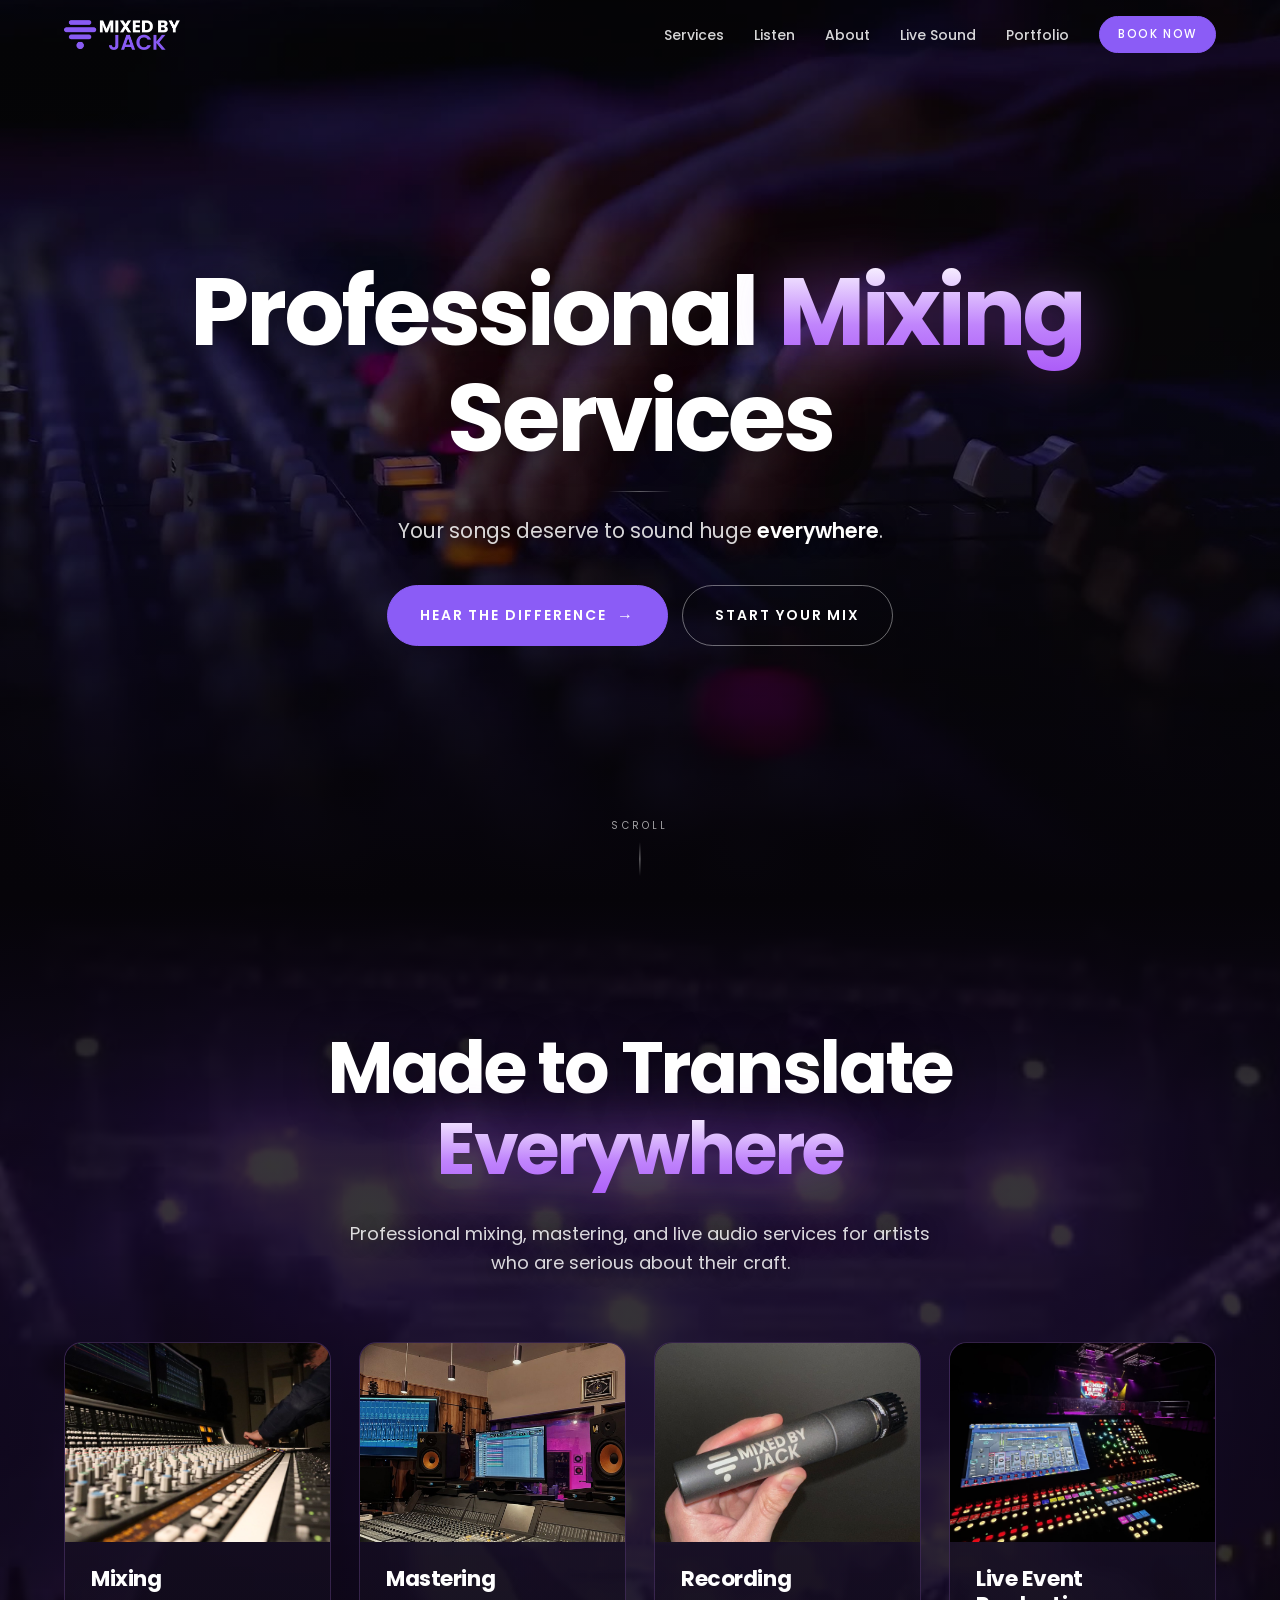
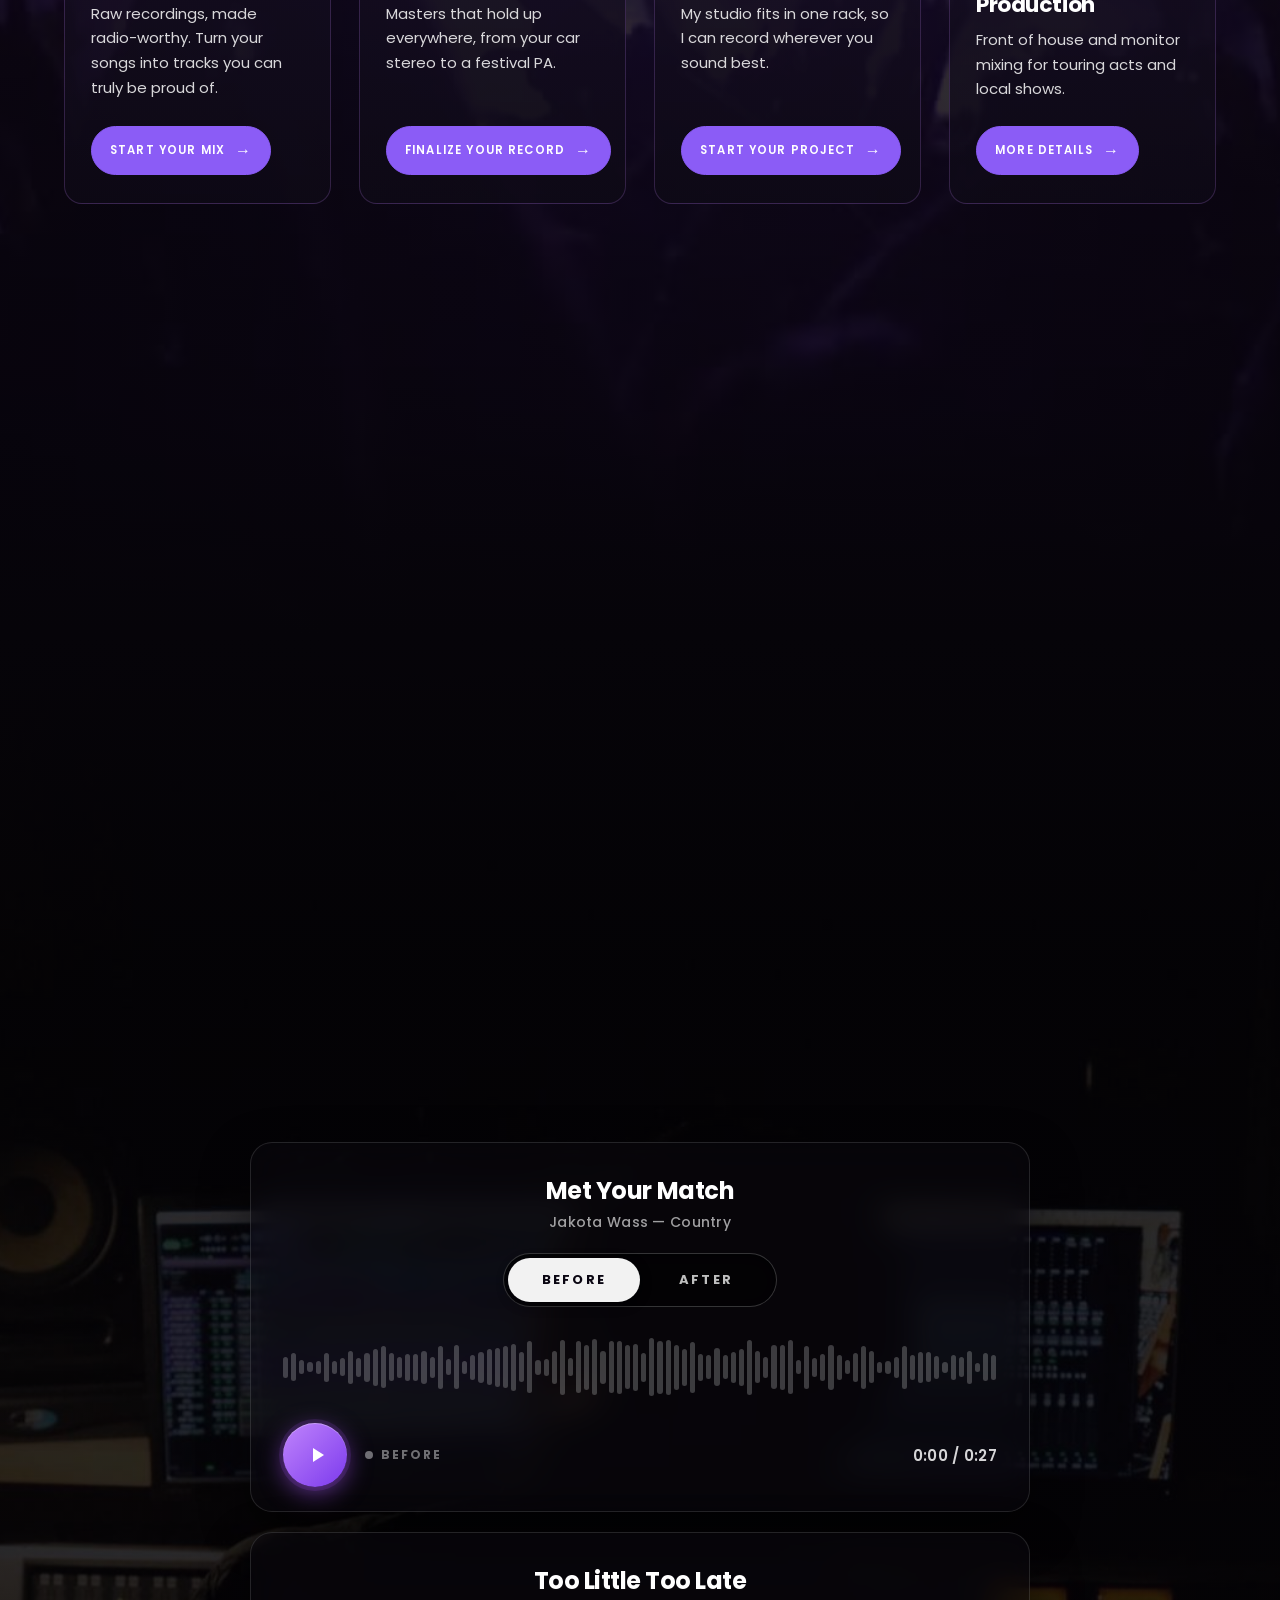
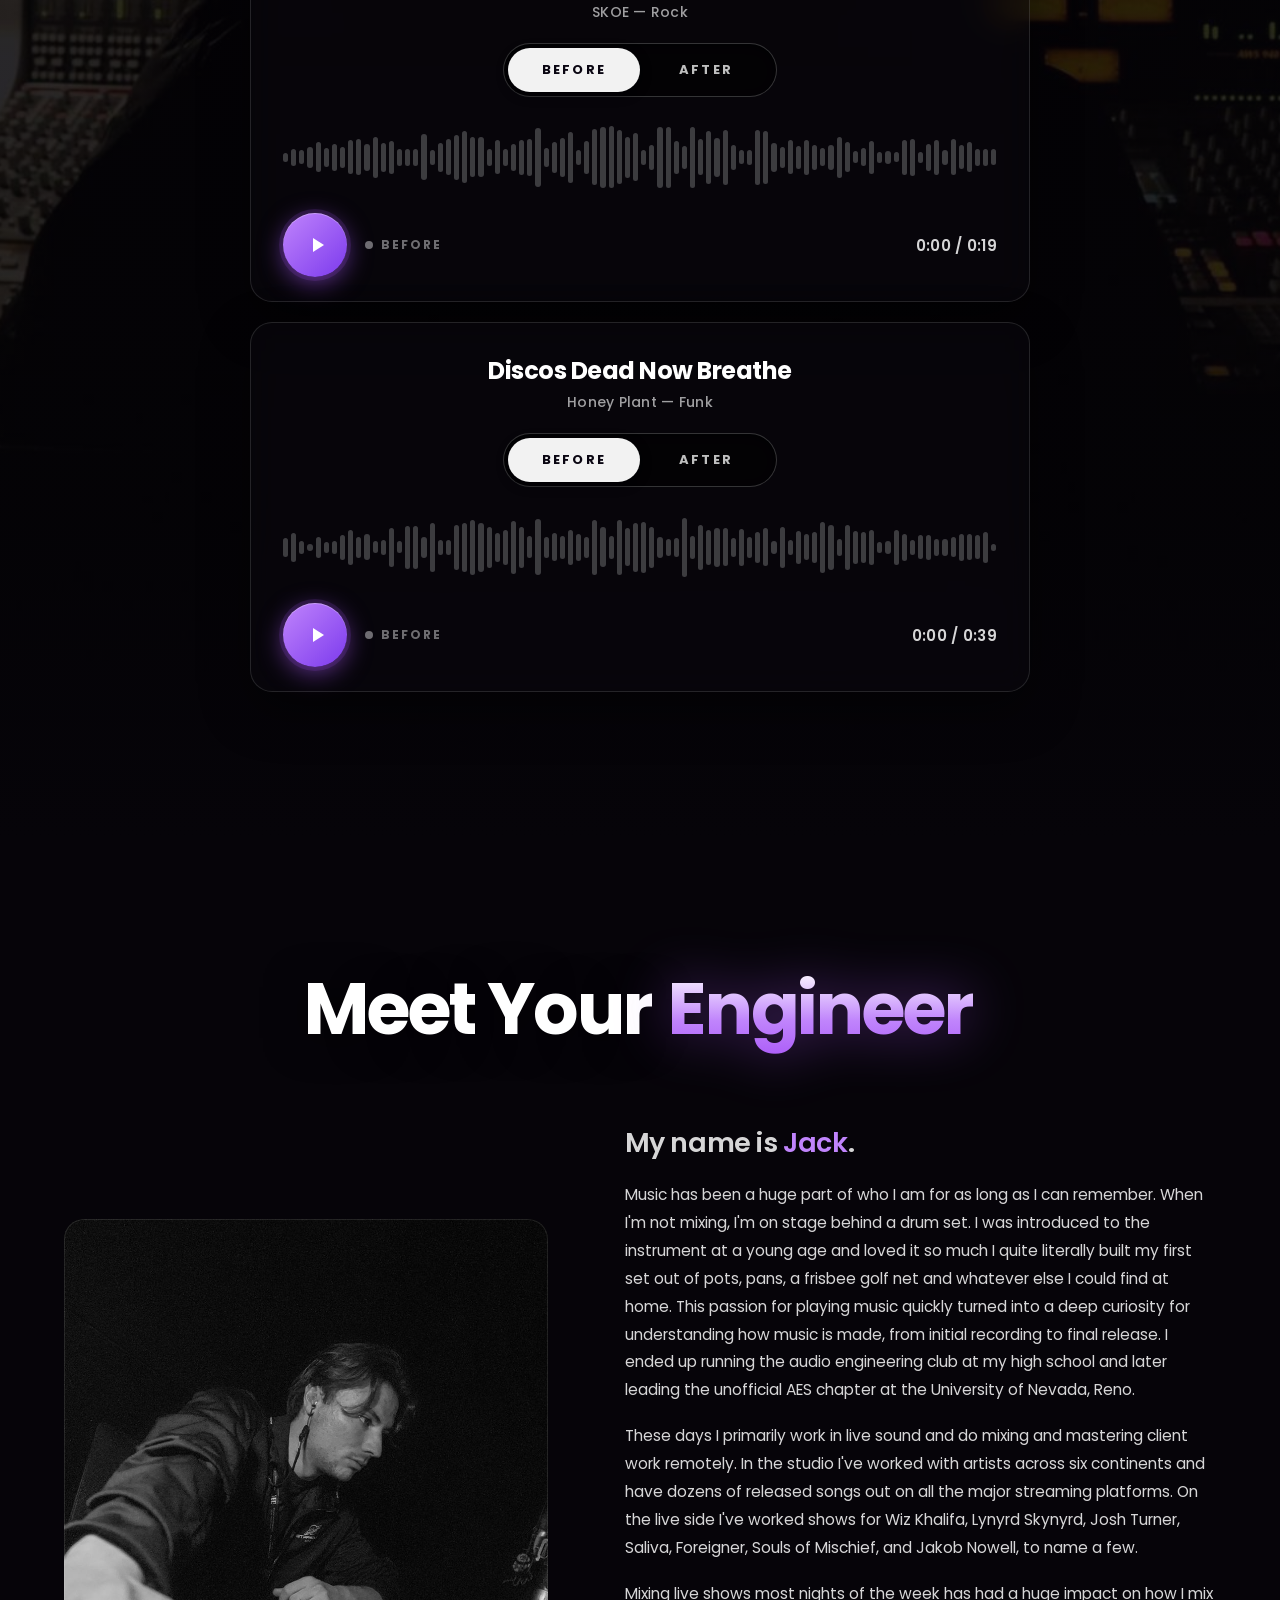
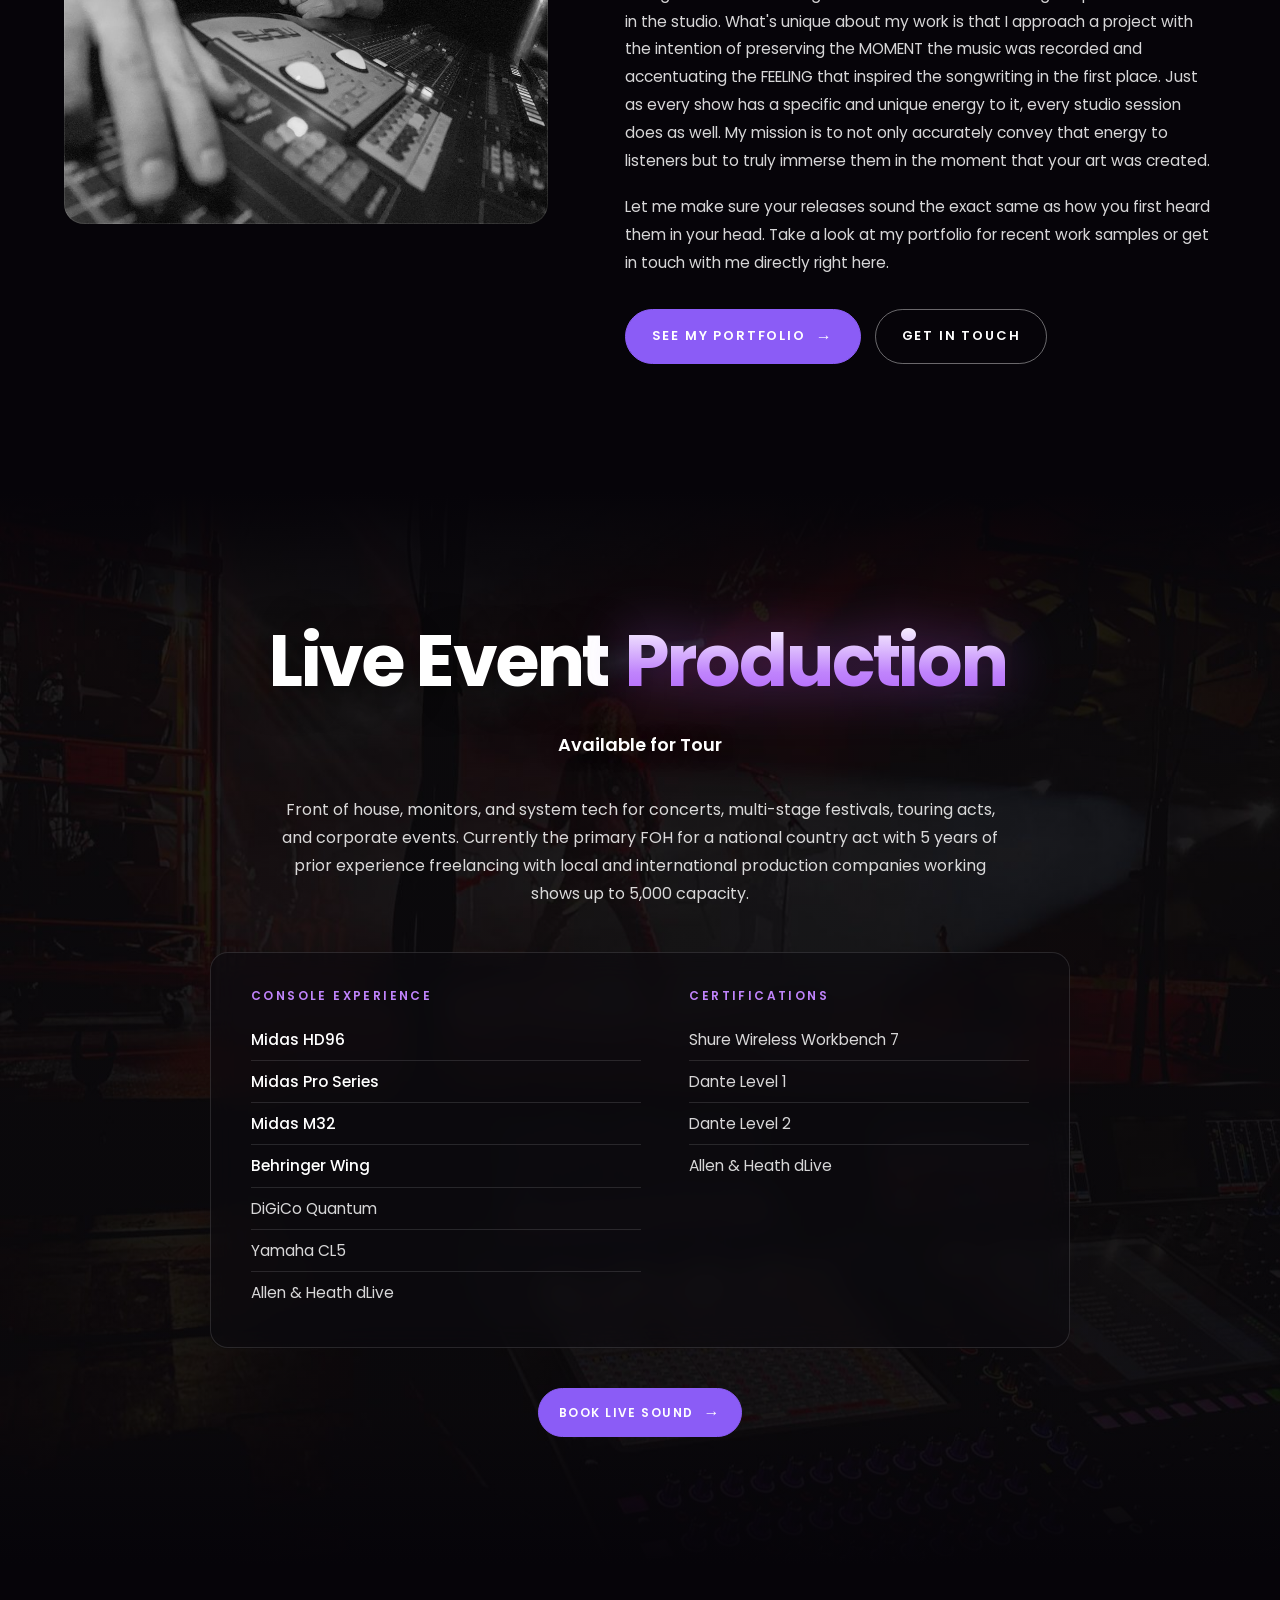
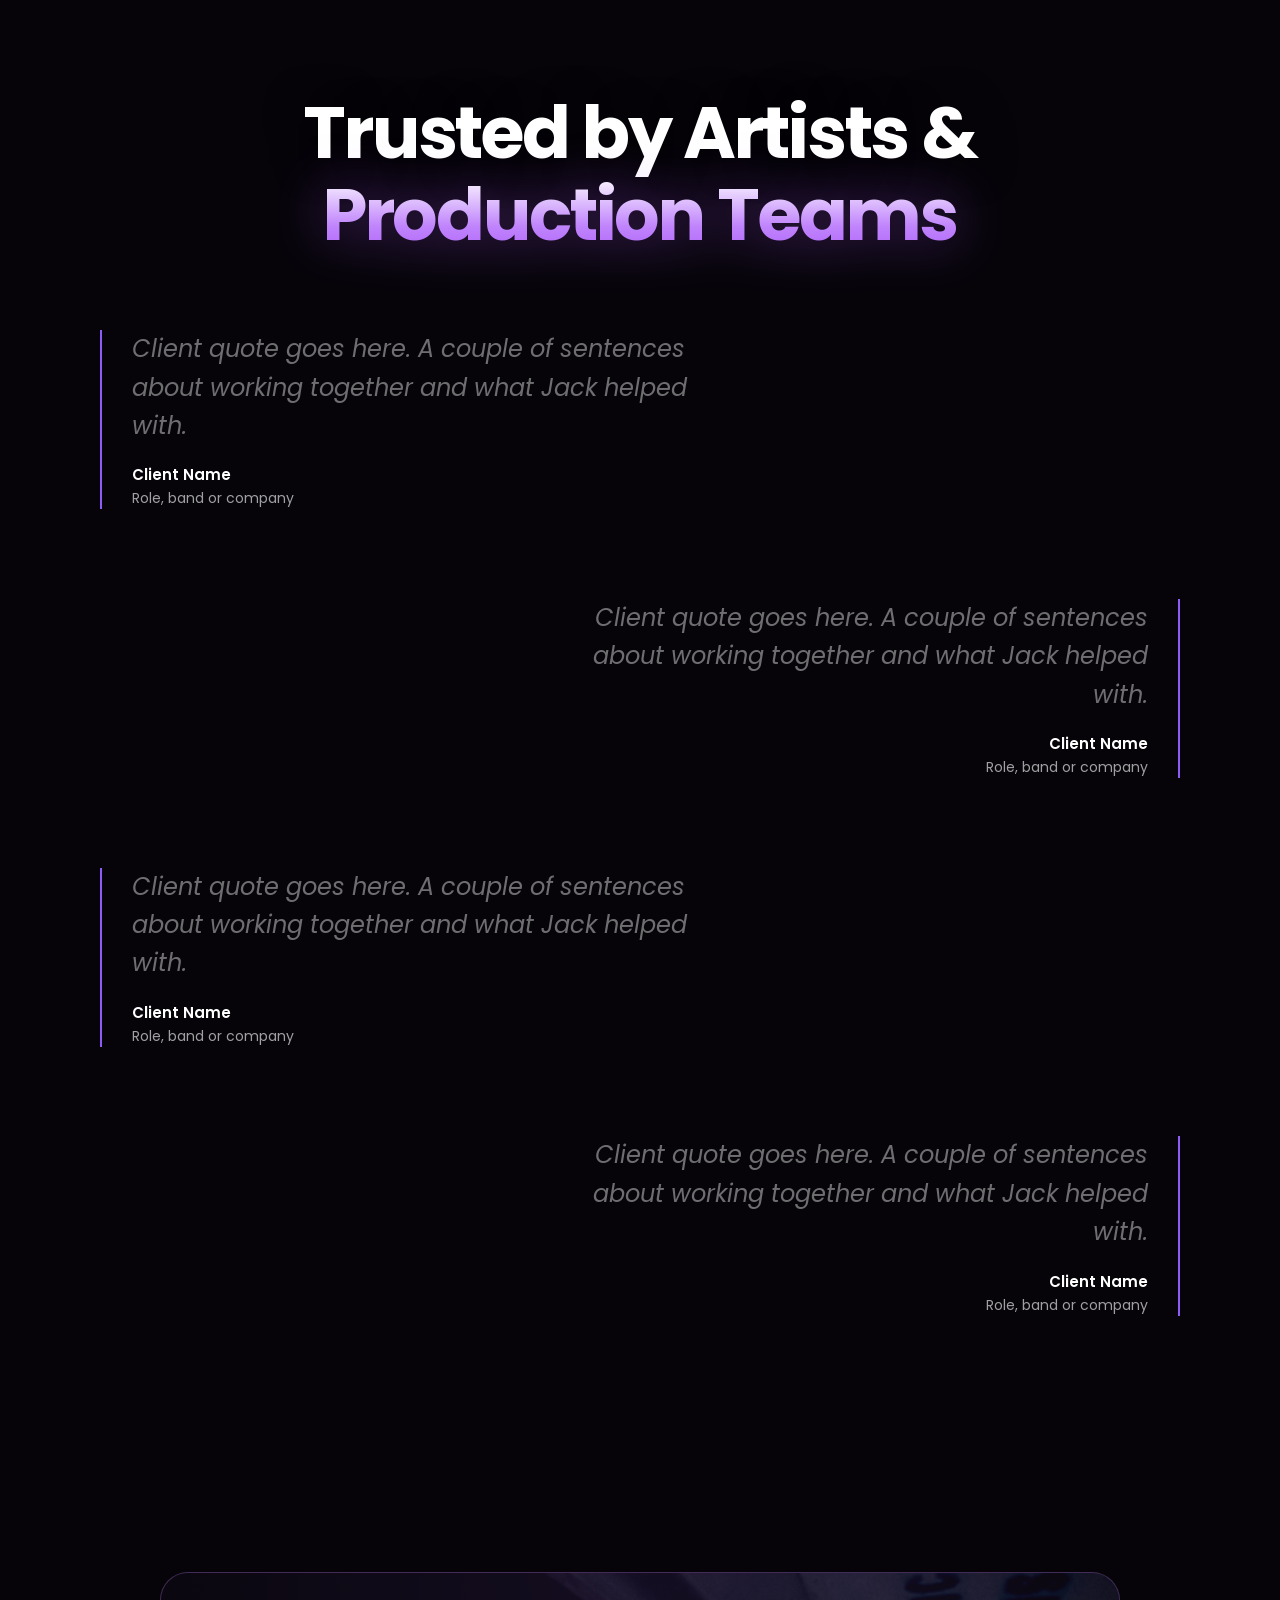
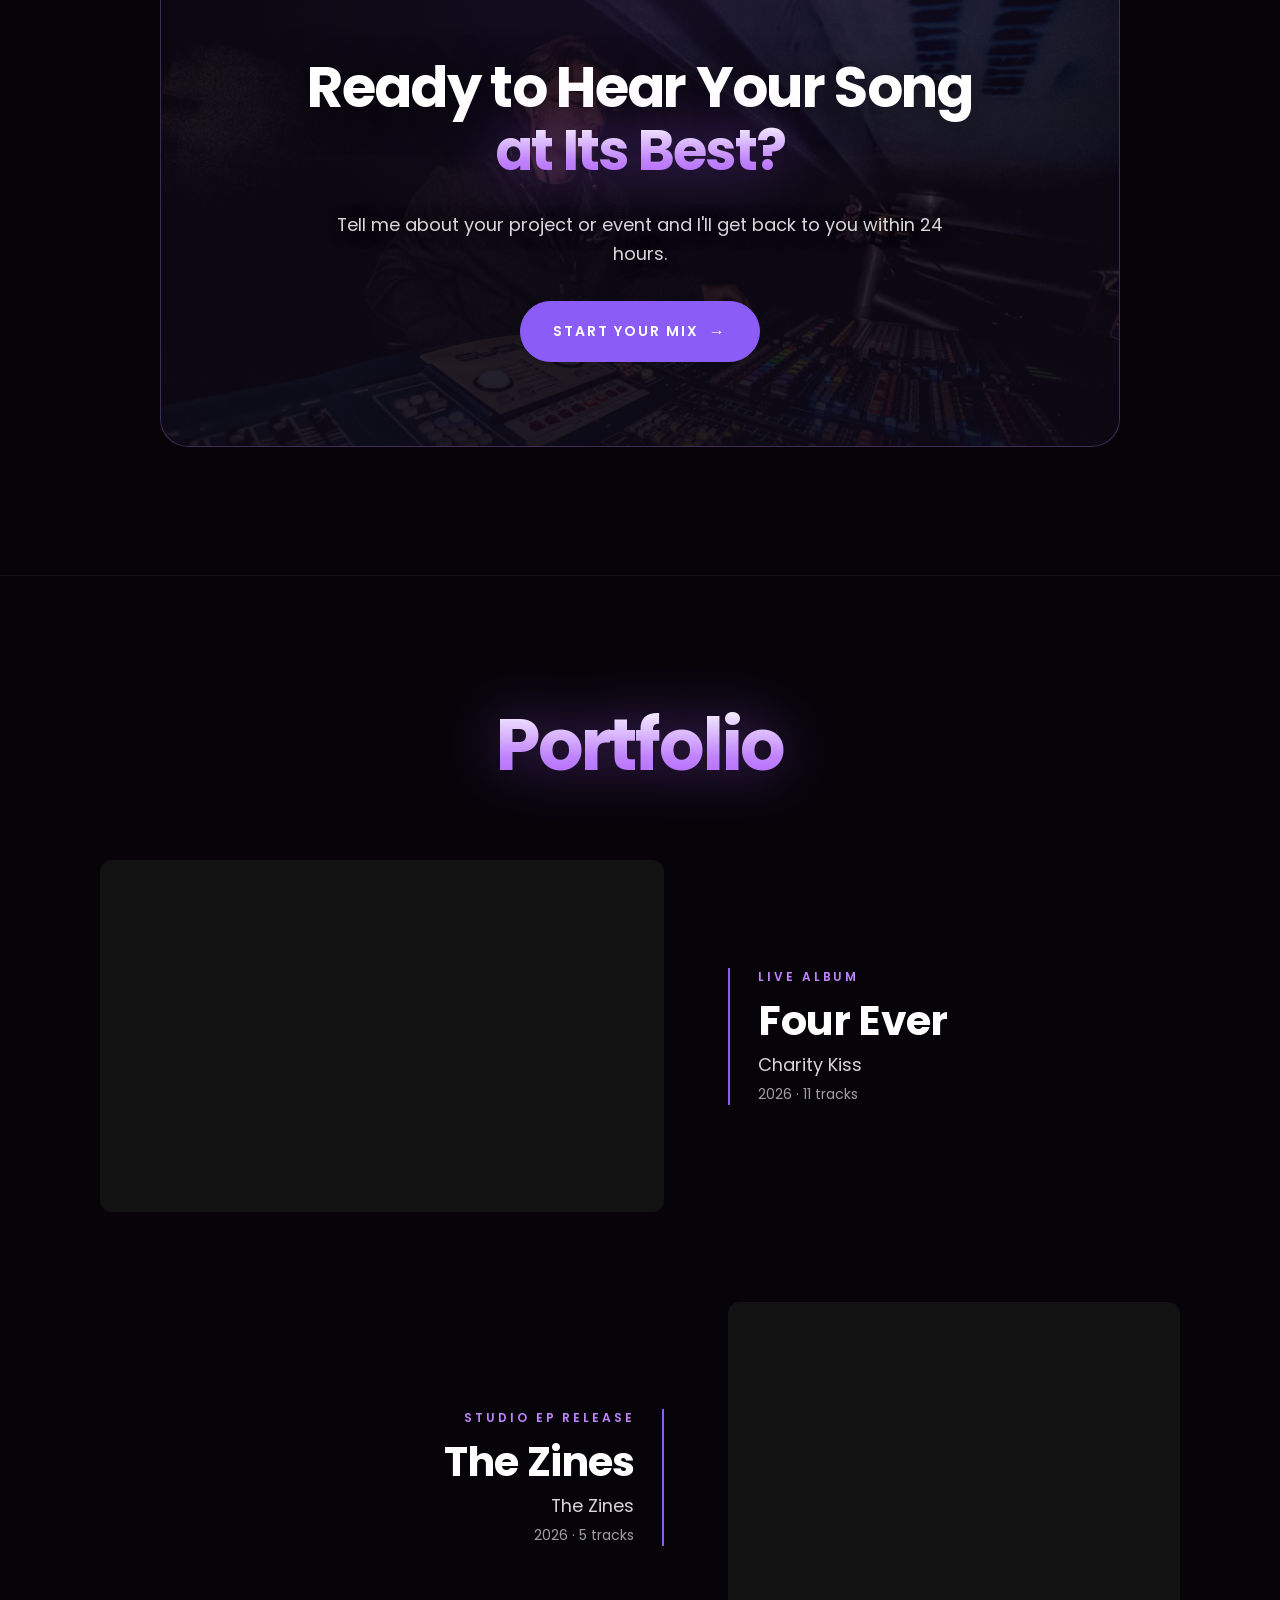
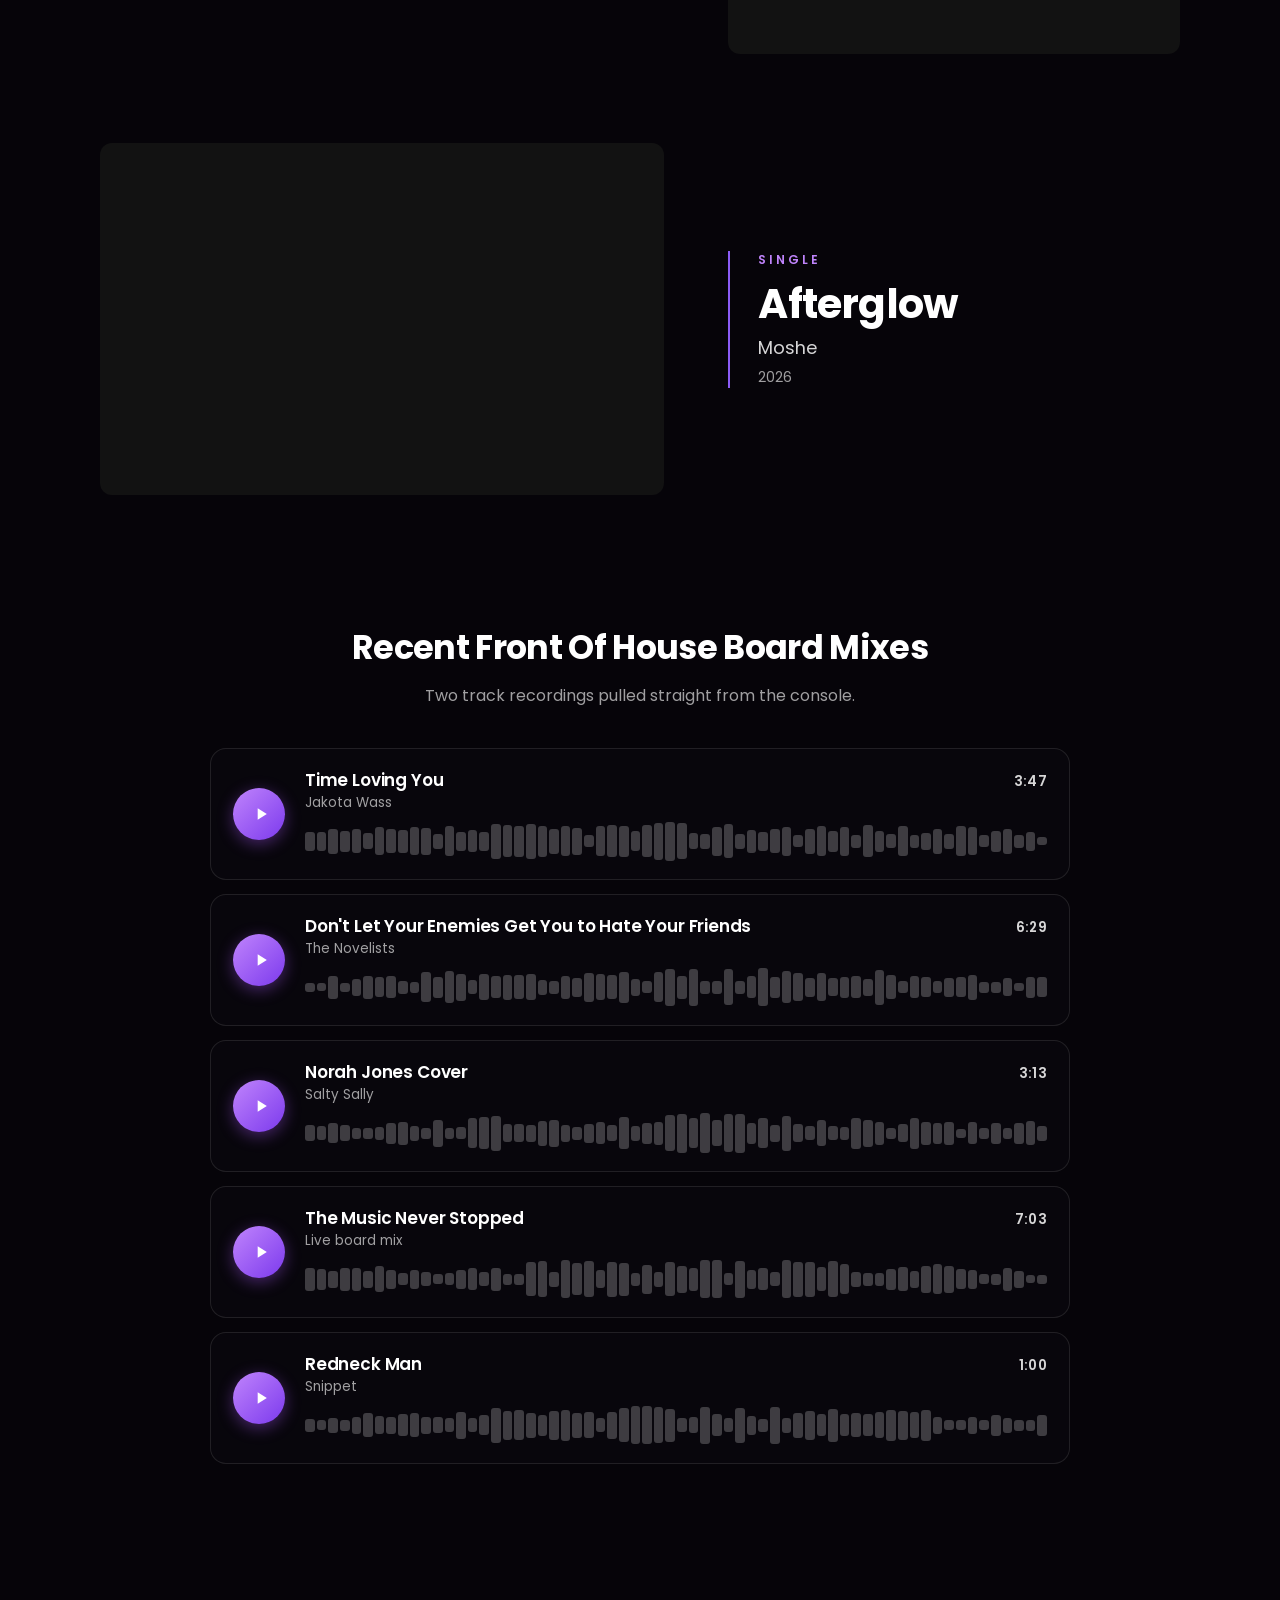
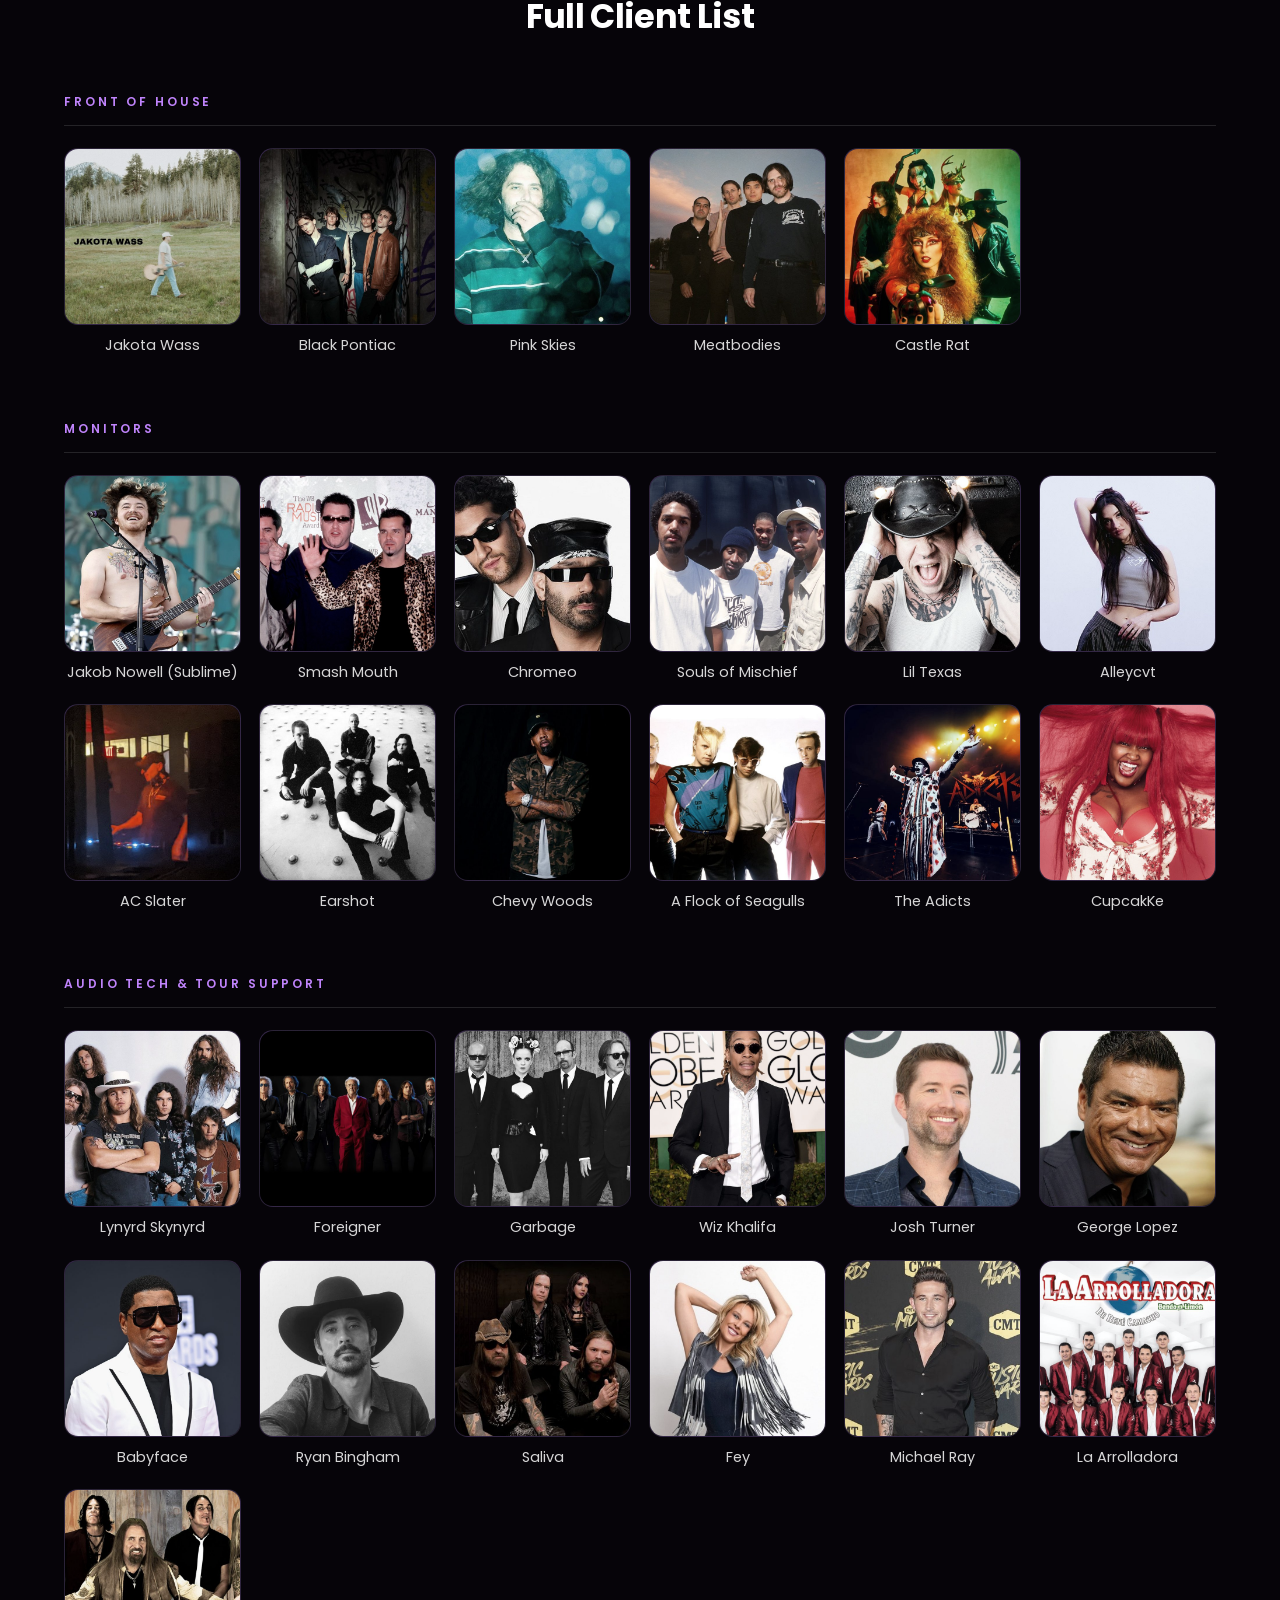
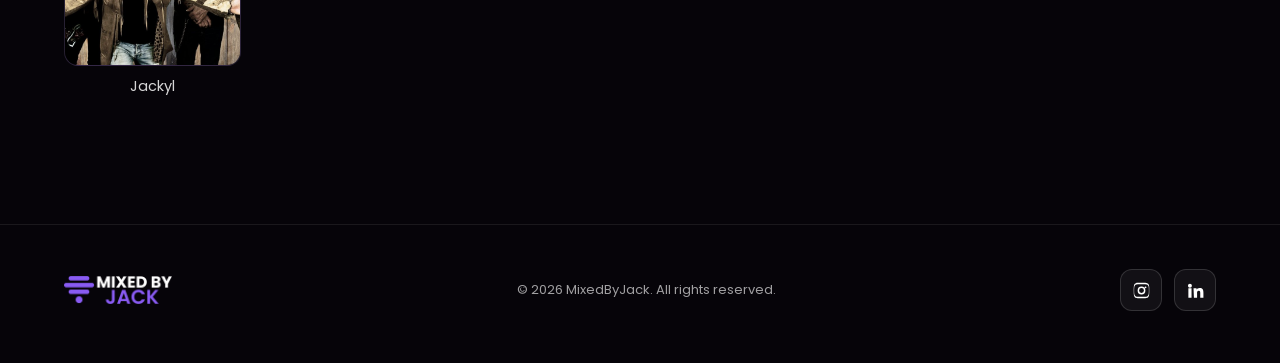
<file: mixedbyjack-site 7/index.html>
<!doctype html>
<html lang="en">
<head>
<meta charset="utf-8">
<meta name="viewport" content="width=device-width,initial-scale=1">
<title>MixedByJack | Mixing, Mastering &amp; Live Sound by Jack Barrington</title>
<meta name="description" content="Mixing, mastering, recording, and live sound by Jack Barrington. Hear the before and after, then start your mix.">
<meta property="og:title" content="MixedByJack | Professional Mixing Services">
<meta property="og:description" content="Your songs deserve to sound huge everywhere.">
<meta property="og:image" content="assets/og-image.jpg"><!-- change to the full https://yourdomain/assets/og-image.jpg once live -->
<meta name="theme-color" content="#060409">
<link rel="icon" href="assets/icon.svg" type="image/svg+xml">
<link rel="preconnect" href="https://fonts.googleapis.com">
<link rel="preconnect" href="https://fonts.gstatic.com" crossorigin>
<link href="https://fonts.googleapis.com/css2?family=Poppins:ital,wght@0,400;0,500;0,600;0,700;1,400&display=swap" rel="stylesheet">
<link rel="stylesheet" href="styles.css">
</head>
<body>

<!-- ================= NAV ================= -->
<header class="nav" id="nav">
  <div class="nav-inner">
    <a class="logo" href="#top" aria-label="MixedByJack home"><img src="assets/logo-white.png" alt="Mixed By Jack"></a>
    <button class="nav-toggle" aria-label="Open menu" aria-expanded="false"><span></span><span></span><span></span></button>
    <ul class="nav-links">
      <li><a href="#services">Services</a></li>
      <li><a href="#listen">Listen</a></li>
      <li><a href="#about">About</a></li>
      <li><a href="#live">Live Sound</a></li>
      <li><a href="#portfolio">Portfolio</a></li>
      <li><a href="#" class="btn" data-open-intake>Book Now</a></li>
    </ul>
  </div>
</header>

<main id="top">

<!-- ================= HERO ================= -->
<section class="hero" aria-label="Intro">
  <video class="hero-video" autoplay muted loop playsinline preload="auto" poster="assets/hero-poster.jpg" aria-hidden="true">
    <source src="assets/hero.mp4" type="video/mp4">
  </video>
  <div class="hero-content">
    <h1>Professional <span class="accent">Mixing</span> Services</h1>
    <div class="hero-rule" aria-hidden="true"></div>
    <p class="subhead">Your songs deserve to sound huge <strong>everywhere</strong>.</p>
    <div class="hero-ctas">
      <a href="#listen" class="btn btn-lg">Hear the Difference <span class="arrow">→</span></a>
      <a href="#" class="btn btn-lg btn-ghost" data-open-intake>Start Your Mix</a>
    </div>
  </div>
  <a href="#services" class="scroll-cue" aria-label="Scroll down"><span>Scroll</span><span class="bar"></span></a>
</section>

<!-- ================= SERVICES ================= -->
<section class="section services" id="services">
  <div class="bg-media" aria-hidden="true">
    <video autoplay muted loop playsinline preload="metadata" poster="assets/services-bg-poster.jpg">
      <source src="assets/services-bg.mp4" type="video/mp4">
    </video>
  </div>
  <div class="bg-shade" aria-hidden="true"></div>

  <div class="wrap">
    <header class="section-head reveal">
      <h2 class="h2">Made to Translate <span class="accent">Everywhere</span></h2>
      <p class="lede">Professional mixing, mastering, and live audio services for artists who are serious about their craft.</p>
    </header>

    <div class="svc-grid">
      <article class="svc reveal">
        <div class="svc-media"><img src="assets/mixing.jpg" alt="Jack mixing on an analog console" loading="lazy"></div>
        <div class="svc-body">
          <h3>Mixing</h3>
          <p>Raw recordings, made radio-worthy. Turn your songs into tracks you can truly be proud of.</p>
          <a href="#" class="btn btn-sm" data-open-intake>Start Your Mix <span class="arrow">→</span></a>
        </div>
      </article>
      <article class="svc reveal">
        <div class="svc-media"><img src="assets/mastering.jpg" alt="Studio control room with a large-format console" loading="lazy"></div>
        <div class="svc-body">
          <h3>Mastering</h3>
          <p>Masters that hold up everywhere, from your car stereo to a festival PA.</p>
          <a href="#" class="btn btn-sm" data-open-intake>Finalize Your Record <span class="arrow">→</span></a>
        </div>
      </article>
      <article class="svc reveal">
        <div class="svc-media"><img class="mic" src="assets/recording.jpg" alt="Shure SM57 with the Mixed By Jack logo" loading="lazy"></div>
        <div class="svc-body">
          <h3>Recording</h3>
          <p>My studio fits in one rack, so I can record wherever you sound best.</p>
          <a href="#" class="btn btn-sm" data-open-intake>Start Your Project <span class="arrow">→</span></a>
        </div>
      </article>
      <article class="svc reveal">
        <div class="svc-media"><img src="assets/live-card.jpg" alt="DiGiCo console at a live show" loading="lazy"></div>
        <div class="svc-body">
          <h3>Live Event Production</h3>
          <p>Front of house and monitor mixing for touring acts and local shows.</p>
          <a href="#live" class="btn btn-sm">More Details <span class="arrow">→</span></a>
        </div>
      </article>
    </div>

    <div class="trust reveal" aria-label="Selected artists">
      <span class="label">Trusted on Stages With</span>
      <div class="artists">
        <span>Lynyrd Skynyrd</span><span class="sep" aria-hidden="true"></span>
        <span>Wiz Khalifa</span><span class="sep" aria-hidden="true"></span>
        <span>Jakob Nowell (Sublime)</span><span class="sep" aria-hidden="true"></span>
        <span>Foreigner</span><span class="sep" aria-hidden="true"></span>
        <span>Smash Mouth</span><span class="sep" aria-hidden="true"></span>
        <span>Josh Turner</span><span class="sep" aria-hidden="true"></span>
        <span>Chromeo</span><span class="sep" aria-hidden="true"></span>
        <span>A Flock of Seagulls</span><span class="sep" aria-hidden="true"></span>
        <span>Souls of Mischief</span><span class="sep" aria-hidden="true"></span>
        <span>The Adicts</span><span class="sep" aria-hidden="true"></span>
        <span>CupcakKe</span><span class="sep" aria-hidden="true"></span>
        <span>Black Pontiac</span><span class="sep" aria-hidden="true"></span>
        <span>Lil Texas</span>
      </div>
      <a href="#portfolio" class="btn btn-ghost">See the Full Client List <span class="arrow">→</span></a>
    </div>
  </div>
</section>

<!-- ================= HEAR THE DIFFERENCE ================= -->
<section class="section listen" id="listen">
  <div class="bg-media" aria-hidden="true"><img src="assets/listen-bg.jpg" alt="" loading="lazy"></div>
  <div class="bg-shade" aria-hidden="true"></div>
  <div class="wrap">
    <header class="section-head reveal">
      <h2 class="h2">Hear the <span class="accent">Difference</span></h2>
      <p class="lede">Raw files vs final mix.</p>
    </header>
    <div class="players" id="players"></div>
  </div>
</section>

<!-- ================= ABOUT ================= -->
<section class="section about" id="about">
  <div class="wrap">
    <header class="section-head reveal">
      <h2 class="h2">Meet Your <span class="accent">Engineer</span></h2>
    </header>
    <div class="about-grid">
      <div class="about-photo reveal">
        <img src="assets/about-jack-bw.jpg" alt="Jack Barrington mixing on a Midas console" loading="lazy">
      </div>
      <div class="about-text reveal">
        <p class="hello">My name is <span>Jack</span>.</p>
        <p>Music has been a huge part of who I am for as long as I can remember. When I'm not mixing, I'm on stage behind a drum set. I was introduced to the instrument at a young age and loved it so much I quite literally built my first set out of pots, pans, a frisbee golf net and whatever else I could find at home. This passion for playing music quickly turned into a deep curiosity for understanding how music is made, from initial recording to final release. I ended up running the audio engineering club at my high school and later leading the unofficial AES chapter at the University of Nevada, Reno.</p>
        <p>These days I primarily work in live sound and do mixing and mastering client work remotely. In the studio I've worked with artists across six continents and have dozens of released songs out on all the major streaming platforms. On the live side I've worked shows for Wiz Khalifa, Lynyrd Skynyrd, Josh Turner, Saliva, Foreigner, Souls of Mischief, and Jakob Nowell, to name a few.</p>
        <p>Mixing live shows most nights of the week has had a huge impact on how I mix in the studio. What's unique about my work is that I approach a project with the intention of preserving the MOMENT the music was recorded and accentuating the FEELING that inspired the songwriting in the first place. Just as every show has a specific and unique energy to it, every studio session does as well. My mission is to not only accurately convey that energy to listeners but to truly immerse them in the moment that your art was created.</p>
        <p>Let me make sure your releases sound the exact same as how you first heard them in your head. Take a look at my portfolio for recent work samples or get in touch with me directly right here.</p>
        <div class="about-ctas">
          <a href="#portfolio" class="btn">See My Portfolio <span class="arrow">→</span></a>
          <a href="#" class="btn btn-ghost" data-open-contact>Get in Touch</a>
        </div>
      </div>
    </div>
  </div>
</section>

<!-- ================= LIVE SOUND ================= -->
<section class="section live" id="live">
  <div class="bg-media" aria-hidden="true"><img src="assets/live-bg.jpg" alt="" loading="lazy"></div>
  <div class="bg-shade" aria-hidden="true"></div>
  <div class="wrap live-wrap">
    <header class="section-head reveal">
      <h2 class="h2">Live Event <span class="accent">Production</span></h2>
      <p class="lede"><strong>Available for Tour</strong></p>
    </header>
    <p class="live-summary reveal">Front of house, monitors, and system tech for concerts, multi-stage festivals, touring acts, and corporate events. Currently the primary FOH for a national country act with 5 years of prior experience freelancing with local and international production companies working shows up to 5,000 capacity.</p>
    <div class="live-panel reveal">
      <div>
        <h3>Console Experience</h3>
        <ul class="live-list">
          <li class="top">Midas HD96</li>
          <li class="top">Midas Pro Series</li>
          <li class="top">Midas M32</li>
          <li class="top">Behringer Wing</li>
          <li>DiGiCo Quantum</li>
          <li>Yamaha CL5</li>
          <li>Allen &amp; Heath dLive</li>
        </ul>
      </div>
      <div>
        <h3>Certifications</h3>
        <ul class="live-list">
          <li>Shure Wireless Workbench 7</li>
          <li>Dante Level 1</li>
          <li>Dante Level 2</li>
          <li>Allen &amp; Heath dLive</li>
        </ul>
      </div>
    </div>
    <div class="live-ctas reveal">
      <a href="#" class="btn btn-sm" data-open-contact>Book Live Sound <span class="arrow">→</span></a>
    </div>
  </div>
</section>

<!-- ================= TESTIMONIALS ================= -->
<section class="section testimonials" id="testimonials">
  <div class="wrap">
    <header class="section-head reveal">
      <h2 class="h2">Trusted by Artists&nbsp;&amp; <span class="accent">Production Teams</span></h2>
    </header>
    <!-- PLACEHOLDERS: replace with real quotes before going live -->
    <div class="quotes">
      <figure class="quote placeholder from-left">
        <blockquote>Client quote goes here. A couple of sentences about working together and what Jack helped with.</blockquote>
        <figcaption>Client Name<span>Role, band or company</span></figcaption>
      </figure>
      <figure class="quote placeholder right from-right">
        <blockquote>Client quote goes here. A couple of sentences about working together and what Jack helped with.</blockquote>
        <figcaption>Client Name<span>Role, band or company</span></figcaption>
      </figure>
      <figure class="quote placeholder from-left">
        <blockquote>Client quote goes here. A couple of sentences about working together and what Jack helped with.</blockquote>
        <figcaption>Client Name<span>Role, band or company</span></figcaption>
      </figure>
      <figure class="quote placeholder right from-right">
        <blockquote>Client quote goes here. A couple of sentences about working together and what Jack helped with.</blockquote>
        <figcaption>Client Name<span>Role, band or company</span></figcaption>
      </figure>
    </div>
  </div>
</section>

<!-- ================= CLOSING CTA ================= -->
<section class="section cta-band">
  <div class="cta-box reveal">
    <div class="cta-img" aria-hidden="true"></div>
    <h2 class="h2">Ready to Hear Your Song <span class="accent">at Its Best?</span></h2>
    <p class="lede">Tell me about your project or event and I'll get back to you within 24 hours.</p>
    <a href="#" class="btn btn-lg" data-open-intake>Start Your Mix <span class="arrow">→</span></a>
  </div>
</section>

<!-- ================= PORTFOLIO ================= -->
<section class="section portfolio" id="portfolio">
  <div class="wrap">
    <header class="section-head reveal">
      <h2 class="h2"><span class="accent">Portfolio</span></h2>
    </header>
    <div class="releases">
      <div class="release left from-left">
        <div class="release-embed">
          <iframe title="Four Ever by Charity Kiss on Spotify" src="https://open.spotify.com/embed/album/7y5wFGn7A2jJnb17vfEDU3?utm_source=generator" width="100%" height="352" frameborder="0" allow="autoplay; clipboard-write; encrypted-media; fullscreen; picture-in-picture" loading="lazy"></iframe>
        </div>
        <div class="release-info">
          <span class="release-kind">Live Album</span>
          <h3>Four Ever</h3>
          <p class="release-artist">Charity Kiss</p>
          <p class="release-meta">2026 &middot; 11 tracks</p>
        </div>
      </div>
      <div class="release right from-right">
        <div class="release-embed">
          <iframe title="The Zines by The Zines on Spotify" src="https://open.spotify.com/embed/album/1oE1qBCgJQDPARWsbunAj9?utm_source=generator" width="100%" height="352" frameborder="0" allow="autoplay; clipboard-write; encrypted-media; fullscreen; picture-in-picture" loading="lazy"></iframe>
        </div>
        <div class="release-info">
          <span class="release-kind">Studio EP Release</span>
          <h3>The Zines</h3>
          <p class="release-artist">The Zines</p>
          <p class="release-meta">2026 &middot; 5 tracks</p>
        </div>
      </div>
      <div class="release left from-left">
        <div class="release-embed">
          <iframe title="Afterglow by Moshe on Spotify" src="https://open.spotify.com/embed/track/5AKsgfSMQgeQwxDvPoNpX8?utm_source=generator" width="100%" height="352" frameborder="0" allow="autoplay; clipboard-write; encrypted-media; fullscreen; picture-in-picture" loading="lazy"></iframe>
        </div>
        <div class="release-info">
          <span class="release-kind">Single</span>
          <h3>Afterglow</h3>
          <p class="release-artist">Moshe</p>
          <p class="release-meta">2026</p>
        </div>
      </div>
    </div>

    <div class="board-mixes">
      <header class="board-head reveal">
        <h3 class="clients-title">Recent Front Of House Board Mixes</h3>
        <p>Two track recordings pulled straight from the console.</p>
      </header>
      <div class="board-list" id="board-players"></div>
    </div>

    <h3 class="clients-title reveal">Full Client List</h3>
    <!-- Artist photos: drop square images into assets/clients/ named like the src below
         (e.g. assets/clients/wiz-khalifa.jpg). Any artist without a photo shows initials. -->
    <div class="client-groups">
      <div class="client-group reveal">
        <h3>Front of House</h3>
        <ul class="artist-grid">
          <li class="artist"><div class="artist-img"><span class="initials" aria-hidden="true">JW</span><img src="assets/clients/jakota-wass.jpg" alt="Jakota Wass" loading="lazy" onerror="this.remove()"></div><span class="artist-name">Jakota Wass</span></li>
          <li class="artist"><div class="artist-img"><span class="initials" aria-hidden="true">BP</span><img src="assets/clients/black-pontiac.jpg" alt="Black Pontiac" loading="lazy" onerror="this.remove()"></div><span class="artist-name">Black Pontiac</span></li>
          <li class="artist"><div class="artist-img"><span class="initials" aria-hidden="true">PS</span><img src="assets/clients/pink-skies.jpg" alt="Pink Skies" loading="lazy" onerror="this.remove()"></div><span class="artist-name">Pink Skies</span></li>
          <li class="artist"><div class="artist-img"><span class="initials" aria-hidden="true">M</span><img src="assets/clients/meatbodies.jpg" alt="Meatbodies" loading="lazy" onerror="this.remove()"></div><span class="artist-name">Meatbodies</span></li>
          <li class="artist"><div class="artist-img"><span class="initials" aria-hidden="true">CR</span><img src="assets/clients/castle-rat.jpg" alt="Castle Rat" loading="lazy" onerror="this.remove()"></div><span class="artist-name">Castle Rat</span></li>
        </ul>
      </div>
      <div class="client-group reveal">
        <h3>Monitors</h3>
        <ul class="artist-grid">
          <li class="artist"><div class="artist-img"><span class="initials" aria-hidden="true">JN</span><img src="assets/clients/jakob-nowell-sublime.jpg" alt="Jakob Nowell (Sublime)" loading="lazy" onerror="this.remove()"></div><span class="artist-name">Jakob Nowell (Sublime)</span></li>
          <li class="artist"><div class="artist-img"><span class="initials" aria-hidden="true">SM</span><img src="assets/clients/smash-mouth.jpg" alt="Smash Mouth" loading="lazy" onerror="this.remove()"></div><span class="artist-name">Smash Mouth</span></li>
          <li class="artist"><div class="artist-img"><span class="initials" aria-hidden="true">C</span><img src="assets/clients/chromeo.jpg" alt="Chromeo" loading="lazy" onerror="this.remove()"></div><span class="artist-name">Chromeo</span></li>
          <li class="artist"><div class="artist-img"><span class="initials" aria-hidden="true">SM</span><img src="assets/clients/souls-of-mischief.jpg" alt="Souls of Mischief" loading="lazy" onerror="this.remove()"></div><span class="artist-name">Souls of Mischief</span></li>
          <li class="artist"><div class="artist-img"><span class="initials" aria-hidden="true">LT</span><img src="assets/clients/lil-texas.jpg" alt="Lil Texas" loading="lazy" onerror="this.remove()"></div><span class="artist-name">Lil Texas</span></li>
          <li class="artist"><div class="artist-img"><span class="initials" aria-hidden="true">A</span><img src="assets/clients/alleycvt.jpg" alt="Alleycvt" loading="lazy" onerror="this.remove()"></div><span class="artist-name">Alleycvt</span></li>
          <li class="artist"><div class="artist-img"><span class="initials" aria-hidden="true">AS</span><img src="assets/clients/ac-slater.jpg" alt="AC Slater" loading="lazy" onerror="this.remove()"></div><span class="artist-name">AC Slater</span></li>
          <li class="artist"><div class="artist-img"><span class="initials" aria-hidden="true">E</span><img src="assets/clients/earshot.jpg" alt="Earshot" loading="lazy" onerror="this.remove()"></div><span class="artist-name">Earshot</span></li>
          <li class="artist"><div class="artist-img"><span class="initials" aria-hidden="true">CW</span><img src="assets/clients/chevy-woods.jpg" alt="Chevy Woods" loading="lazy" onerror="this.remove()"></div><span class="artist-name">Chevy Woods</span></li>
          <li class="artist"><div class="artist-img"><span class="initials" aria-hidden="true">AF</span><img src="assets/clients/a-flock-of-seagulls.jpg" alt="A Flock of Seagulls" loading="lazy" onerror="this.remove()"></div><span class="artist-name">A Flock of Seagulls</span></li>
          <li class="artist"><div class="artist-img"><span class="initials" aria-hidden="true">TA</span><img src="assets/clients/the-adicts.jpg" alt="The Adicts" loading="lazy" onerror="this.remove()"></div><span class="artist-name">The Adicts</span></li>
          <li class="artist"><div class="artist-img"><span class="initials" aria-hidden="true">C</span><img src="assets/clients/cupcakke.jpg" alt="CupcakKe" loading="lazy" onerror="this.remove()"></div><span class="artist-name">CupcakKe</span></li>
        </ul>
      </div>
      <div class="client-group reveal">
        <h3>Audio Tech &amp; Tour Support</h3>
        <ul class="artist-grid">
          <li class="artist"><div class="artist-img"><span class="initials" aria-hidden="true">LS</span><img src="assets/clients/lynyrd-skynyrd.jpg" alt="Lynyrd Skynyrd" loading="lazy" onerror="this.remove()"></div><span class="artist-name">Lynyrd Skynyrd</span></li>
          <li class="artist"><div class="artist-img"><span class="initials" aria-hidden="true">F</span><img src="assets/clients/foreigner.jpg" alt="Foreigner" loading="lazy" onerror="this.remove()"></div><span class="artist-name">Foreigner</span></li>
          <li class="artist"><div class="artist-img"><span class="initials" aria-hidden="true">G</span><img src="assets/clients/garbage.jpg" alt="Garbage" loading="lazy" onerror="this.remove()"></div><span class="artist-name">Garbage</span></li>
          <li class="artist"><div class="artist-img"><span class="initials" aria-hidden="true">WK</span><img src="assets/clients/wiz-khalifa.jpg" alt="Wiz Khalifa" loading="lazy" onerror="this.remove()"></div><span class="artist-name">Wiz Khalifa</span></li>
          <li class="artist"><div class="artist-img"><span class="initials" aria-hidden="true">JT</span><img src="assets/clients/josh-turner.jpg" alt="Josh Turner" loading="lazy" onerror="this.remove()"></div><span class="artist-name">Josh Turner</span></li>
          <li class="artist"><div class="artist-img"><span class="initials" aria-hidden="true">GL</span><img src="assets/clients/george-lopez.jpg" alt="George Lopez" loading="lazy" onerror="this.remove()"></div><span class="artist-name">George Lopez</span></li>
          <li class="artist"><div class="artist-img"><span class="initials" aria-hidden="true">B</span><img src="assets/clients/babyface.jpg" alt="Babyface" loading="lazy" onerror="this.remove()"></div><span class="artist-name">Babyface</span></li>
          <li class="artist"><div class="artist-img"><span class="initials" aria-hidden="true">RB</span><img src="assets/clients/ryan-bingham.jpg" alt="Ryan Bingham" loading="lazy" onerror="this.remove()"></div><span class="artist-name">Ryan Bingham</span></li>
          <li class="artist"><div class="artist-img"><span class="initials" aria-hidden="true">S</span><img src="assets/clients/saliva.jpg" alt="Saliva" loading="lazy" onerror="this.remove()"></div><span class="artist-name">Saliva</span></li>
          <li class="artist"><div class="artist-img"><span class="initials" aria-hidden="true">F</span><img src="assets/clients/fey.jpg" alt="Fey" loading="lazy" onerror="this.remove()"></div><span class="artist-name">Fey</span></li>
          <li class="artist"><div class="artist-img"><span class="initials" aria-hidden="true">MR</span><img src="assets/clients/michael-ray.jpg" alt="Michael Ray" loading="lazy" onerror="this.remove()"></div><span class="artist-name">Michael Ray</span></li>
          <li class="artist"><div class="artist-img"><span class="initials" aria-hidden="true">LA</span><img src="assets/clients/la-arrolladora.jpg" alt="La Arrolladora" loading="lazy" onerror="this.remove()"></div><span class="artist-name">La Arrolladora</span></li>
          <li class="artist"><div class="artist-img"><span class="initials" aria-hidden="true">J</span><img src="assets/clients/jackyl.jpg" alt="Jackyl" loading="lazy" onerror="this.remove()"></div><span class="artist-name">Jackyl</span></li>
        </ul>
      </div>
    </div>
  </div>
</section>

</main>

<footer class="footer">
  <div class="footer-inner">
    <a class="logo" href="#top" aria-label="Back to top"><img src="assets/logo-white.png" alt="Mixed By Jack"></a>
    <small>&copy; <span id="year"></span> MixedByJack. All rights reserved.</small>
    <div class="socials">
      <a class="social" href="https://www.instagram.com/mixed.by.jack" target="_blank" rel="noopener" aria-label="Instagram">
        <svg viewBox="0 0 24 24"><path d="M12 2.2c3.2 0 3.6 0 4.8.1 1.2.1 1.8.2 2.2.4.6.2 1 .5 1.4.9.4.4.7.8.9 1.4.2.4.4 1 .4 2.2.1 1.3.1 1.6.1 4.8s0 3.6-.1 4.8c-.1 1.2-.2 1.8-.4 2.2-.2.6-.5 1-.9 1.4-.4.4-.8.7-1.4.9-.4.2-1 .4-2.2.4-1.3.1-1.6.1-4.8.1s-3.6 0-4.8-.1c-1.2-.1-1.8-.2-2.2-.4-.6-.2-1-.5-1.4-.9-.4-.4-.7-.8-.9-1.4-.2-.4-.4-1-.4-2.2C2.2 15.6 2.2 15.2 2.2 12s0-3.6.1-4.8c.1-1.2.2-1.8.4-2.2.2-.6.5-1 .9-1.4.4-.4.8-.7 1.4-.9.4-.2 1-.4 2.2-.4C8.4 2.2 8.8 2.2 12 2.2zm0 1.8c-3.1 0-3.5 0-4.7.1-1.1.1-1.7.2-2.1.4-.5.2-.9.4-1.2.8-.4.4-.6.7-.8 1.2-.2.4-.3 1-.4 2.1C2.7 9.8 2.7 10.2 2.7 12s0 2.2.1 3.4c.1 1.1.2 1.7.4 2.1.2.5.4.9.8 1.2.4.4.7.6 1.2.8.4.2 1 .3 2.1.4 1.2.1 1.6.1 4.7.1s3.5 0 4.7-.1c1.1-.1 1.7-.2 2.1-.4.5-.2.9-.4 1.2-.8.4-.4.6-.7.8-1.2.2-.4.3-1 .4-2.1.1-1.2.1-1.6.1-3.4s0-2.2-.1-3.4c-.1-1.1-.2-1.7-.4-2.1-.2-.5-.4-.9-.8-1.2-.4-.4-.7-.6-1.2-.8-.4-.2-1-.3-2.1-.4C15.5 4 15.1 4 12 4zm0 3.1a4.9 4.9 0 110 9.8 4.9 4.9 0 010-9.8zm0 8a3.1 3.1 0 100-6.2 3.1 3.1 0 000 6.2zm5.1-8.3a1.15 1.15 0 110 2.3 1.15 1.15 0 010-2.3z"/></svg>
      </a>
      <a class="social" href="https://www.linkedin.com/in/jack-barrington/" target="_blank" rel="noopener" aria-label="LinkedIn">
        <svg viewBox="0 0 24 24"><path d="M4.98 3.5a2.5 2.5 0 11-.02 5 2.5 2.5 0 01.02-5zM3 9h4v12H3zM9.5 9h3.8v1.7h.1c.5-1 1.8-2 3.8-2 4 0 4.8 2.6 4.8 6V21h-4v-5.6c0-1.3 0-3-1.9-3s-2.1 1.4-2.1 2.9V21h-4z"/></svg>
      </a>
    </div>
  </div>
</footer>

<!-- ================= INTAKE MODAL ================= -->
<div class="modal" id="intake" role="dialog" aria-modal="true" aria-labelledby="intake-title">
  <div class="modal-panel">
    <button class="modal-close" type="button" aria-label="Close" data-close-intake>&times;</button>
    <h2 id="intake-title">From Rough Demo to <span class="accent">Release Ready</span></h2>
    <p class="sub">Tell me about your project and I'll get back to you with next steps.</p>

    <form class="form" id="intake-form" novalidate>
      <div class="row-2">
        <div class="field" data-required>
          <label for="f-first">First name <span class="req">*</span></label>
          <input class="input" id="f-first" name="first_name" type="text" autocomplete="given-name" placeholder="Your first name">
          <div class="err">Please enter your first name.</div>
        </div>
        <div class="field" data-required>
          <label for="f-artist">Artist / band name <span class="req">*</span></label>
          <input class="input" id="f-artist" name="artist_name" type="text" placeholder="Who's the music by?">
          <div class="err">Please enter your artist or band name.</div>
        </div>
      </div>

      <div class="field" data-required data-type="email">
        <label for="f-email">Email <span class="req">*</span></label>
        <input class="input" id="f-email" name="email" type="email" autocomplete="email" placeholder="you@email.com">
        <div class="err">Please enter a valid email address.</div>
      </div>

      <div class="field" data-required data-type="choice">
        <span class="label" id="f-type-label">Project type <span class="req">*</span></span>
        <div class="choice-group" role="radiogroup" aria-labelledby="f-type-label">
          <label class="choice"><input type="radio" name="project_type" value="Single"><span>Single</span></label>
          <label class="choice"><input type="radio" name="project_type" value="EP"><span>EP</span></label>
          <label class="choice"><input type="radio" name="project_type" value="Album"><span>Album</span></label>
        </div>
        <div class="err">Please choose a project type.</div>
      </div>

      <div class="field">
        <label for="f-desc">Tell me about your project <span class="opt">(optional)</span></label>
        <textarea class="textarea" id="f-desc" name="project_description" placeholder="Genre, number of songs, timeline, what you're going for..."></textarea>
      </div>

      <div class="field">
        <label for="f-notes">References or anything else <span class="opt">(optional)</span></label>
        <textarea class="textarea" id="f-notes" name="additional_notes" placeholder="Reference tracks, artists you love the sound of, questions..."></textarea>
      </div>

      <div class="field">
        <span class="label">Upload your music <span class="opt">(optional)</span></span>
        <label class="dropzone" id="dropzone">
          <input type="file" id="f-files" name="files" multiple accept="audio/*,.wav,.aif,.aiff,.mp3,.flac,.m4a,.zip">
          <span class="icon" aria-hidden="true"><svg viewBox="0 0 24 24"><path d="M11 16V7.8l-3.3 3.3-1.4-1.4L12 4l5.7 5.7-1.4 1.4L13 7.8V16h-2zm-6 4v-5h2v3h10v-3h2v5H5z"/></svg></span>
          <strong>Drop files here or click to browse</strong>
          <small>Demos, rough mixes, or stems (WAV, AIFF, MP3, FLAC, ZIP)</small>
        </label>
        <ul class="file-list" id="file-list"></ul>
      </div>

      <div class="field">
        <label for="f-link">Or share a link <span class="opt">(optional)</span></label>
        <input class="input" id="f-link" name="file_link" type="url" placeholder="Dropbox, Google Drive, or WeTransfer link">
      </div>

      <button class="btn btn-lg" type="submit" id="f-submit">Send My Project <span class="arrow">→</span></button>
      <p class="form-note">No commitment. I'll reply by email.</p>
    </form>

    <div class="success" role="status" aria-live="polite">
      <div class="check"><svg viewBox="0 0 24 24"><path d="M5 12.5l4.5 4.5L19 7.5"/></svg></div>
      <h3>Got it<span id="success-name"></span>!</h3>
      <p>Thanks for sending your project over. I'll be in touch by email soon.</p>
      <button class="btn" type="button" style="margin-top:24px" data-close-intake>Back to the Site</button>
    </div>
  </div>
</div>

<!-- ================= CONTACT MODAL ================= -->
<div class="modal" id="contact" role="dialog" aria-modal="true" aria-labelledby="contact-title">
  <div class="modal-panel">
    <button class="modal-close" type="button" aria-label="Close" data-close-contact>&times;</button>
    <h2 id="contact-title">Get in <span class="accent">Touch</span></h2>
    <p class="sub">Questions, live bookings, or anything else. Send me a message and I'll get back to you.</p>
    <form class="form" id="contact-form" novalidate>
      <div class="row-2">
        <div class="field" data-required>
          <label for="c-name">Name <span class="req">*</span></label>
          <input class="input" id="c-name" name="name" type="text" autocomplete="name" placeholder="Your name">
          <div class="err">Please enter your name.</div>
        </div>
        <div class="field" data-required data-type="email">
          <label for="c-email">Email <span class="req">*</span></label>
          <input class="input" id="c-email" name="email" type="email" autocomplete="email" placeholder="you@email.com">
          <div class="err">Please enter a valid email address.</div>
        </div>
      </div>
      <div class="field" data-required data-type="text">
        <label for="c-msg">Message <span class="req">*</span></label>
        <textarea class="textarea" id="c-msg" name="message" placeholder="What's on your mind?"></textarea>
        <div class="err">Please write a message.</div>
      </div>
      <button class="btn btn-lg" type="submit" id="c-submit">Send Message <span class="arrow">→</span></button>
    </form>
    <div class="success" role="status" aria-live="polite">
      <div class="check"><svg viewBox="0 0 24 24"><path d="M5 12.5l4.5 4.5L19 7.5"/></svg></div>
      <h3>Thanks<span id="c-success-name"></span>!</h3>
      <p>Your message is on its way. I'll get back to you soon.</p>
      <button class="btn" type="button" style="margin-top:24px" data-close-contact>Back to the Site</button>
    </div>
  </div>
</div>

<script src="main.js"></script>
</body>
</html>
</file>
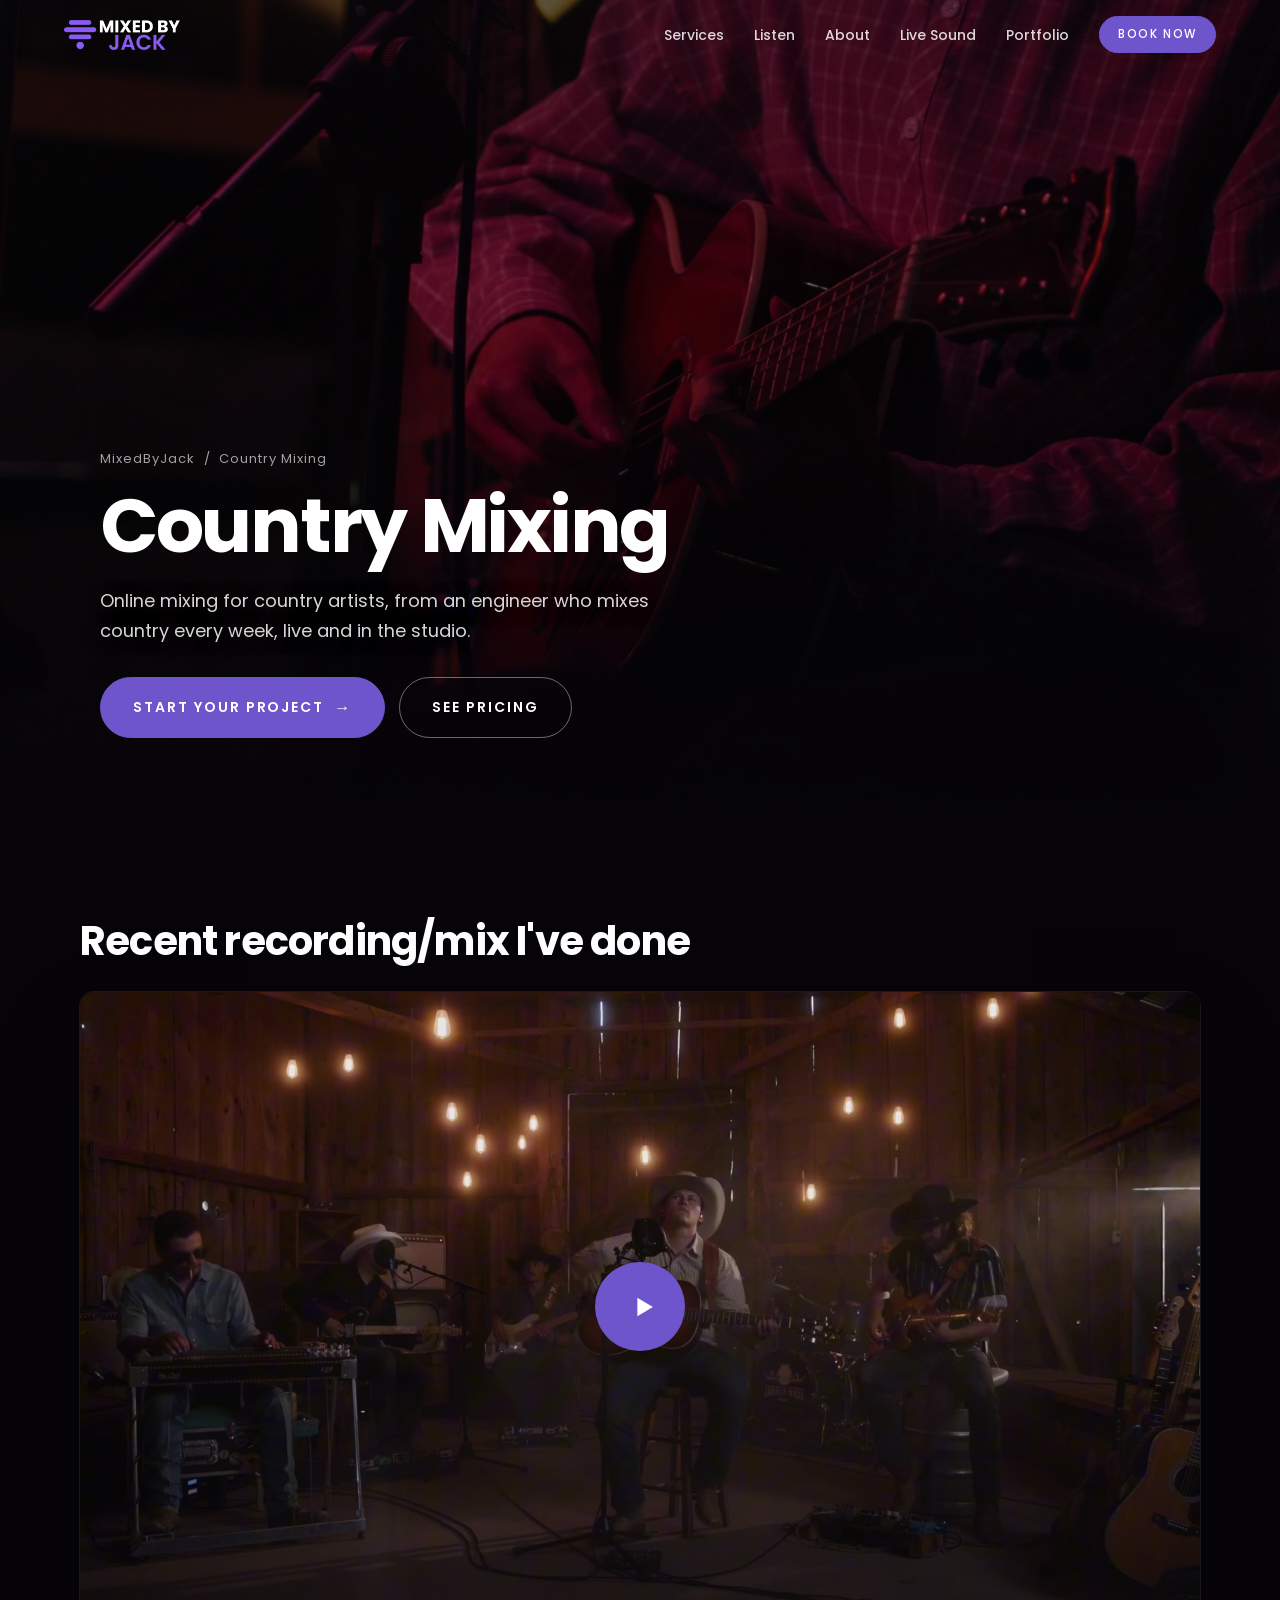
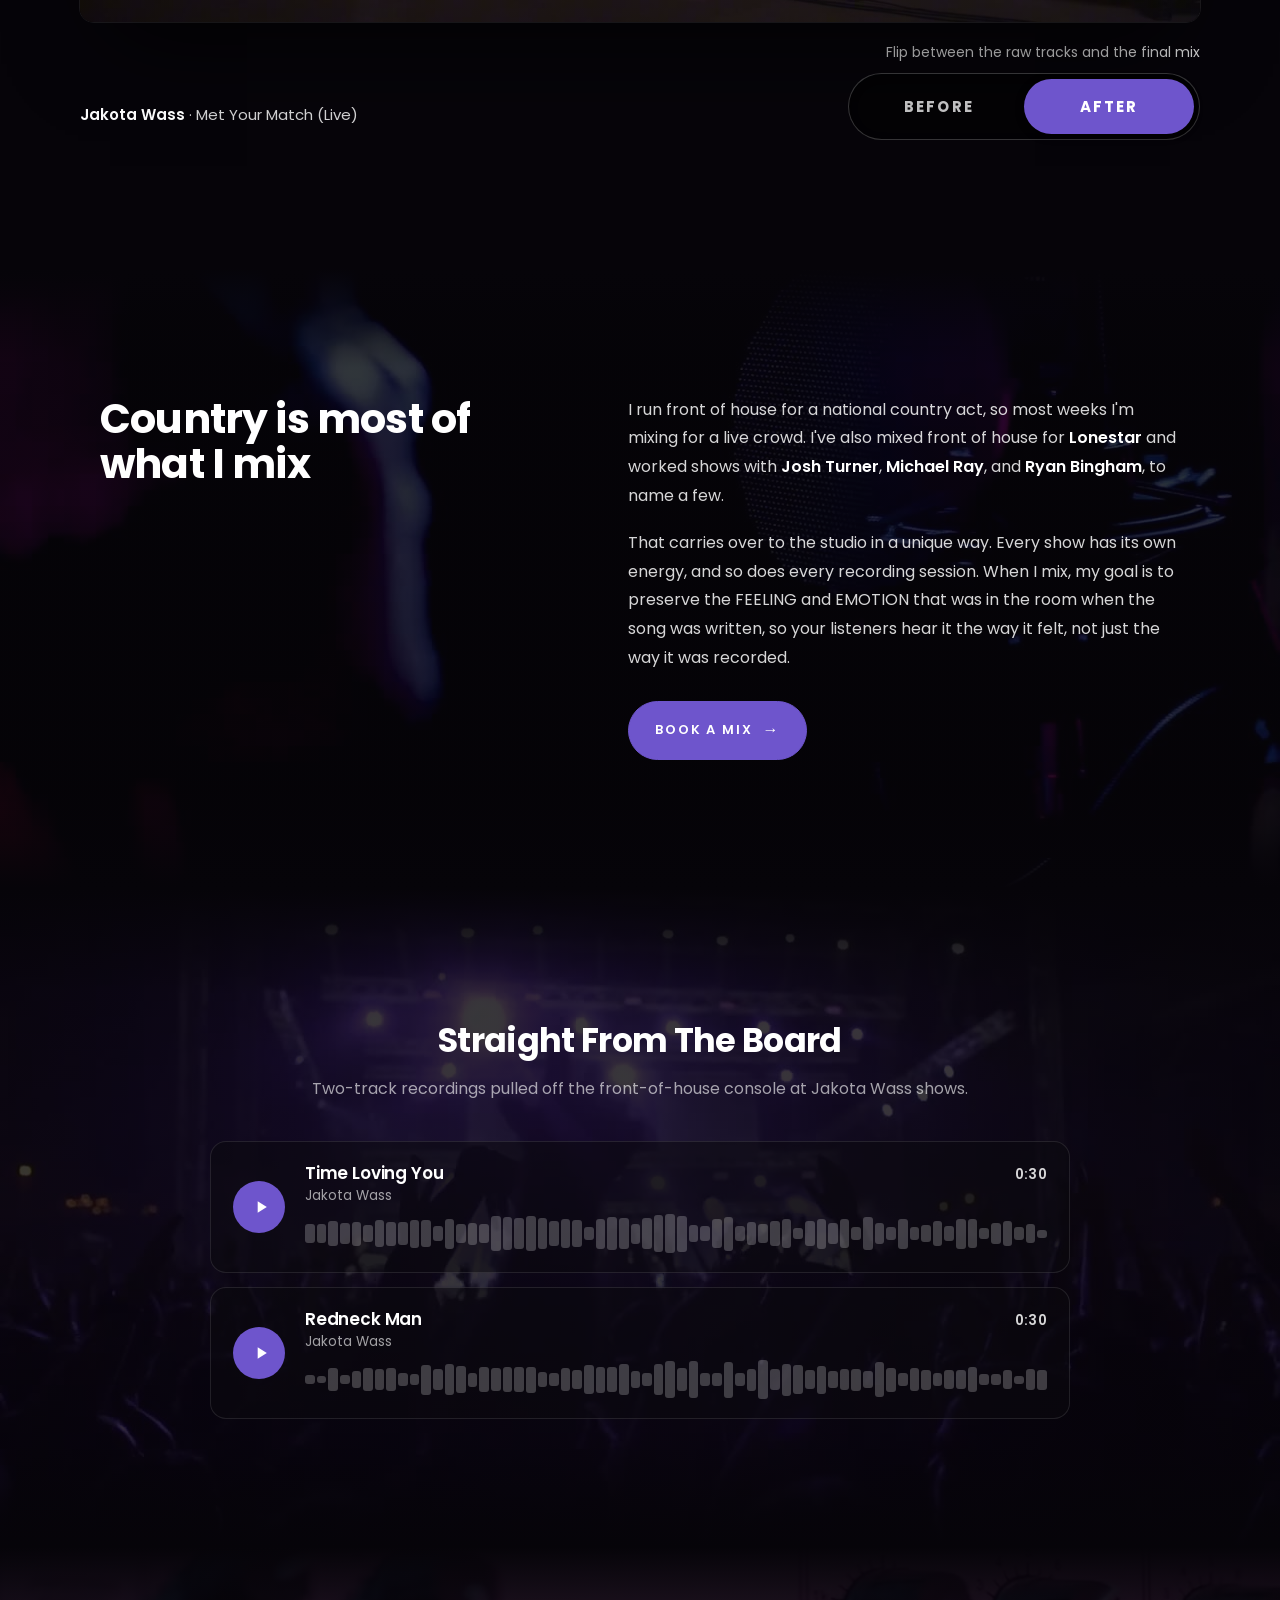
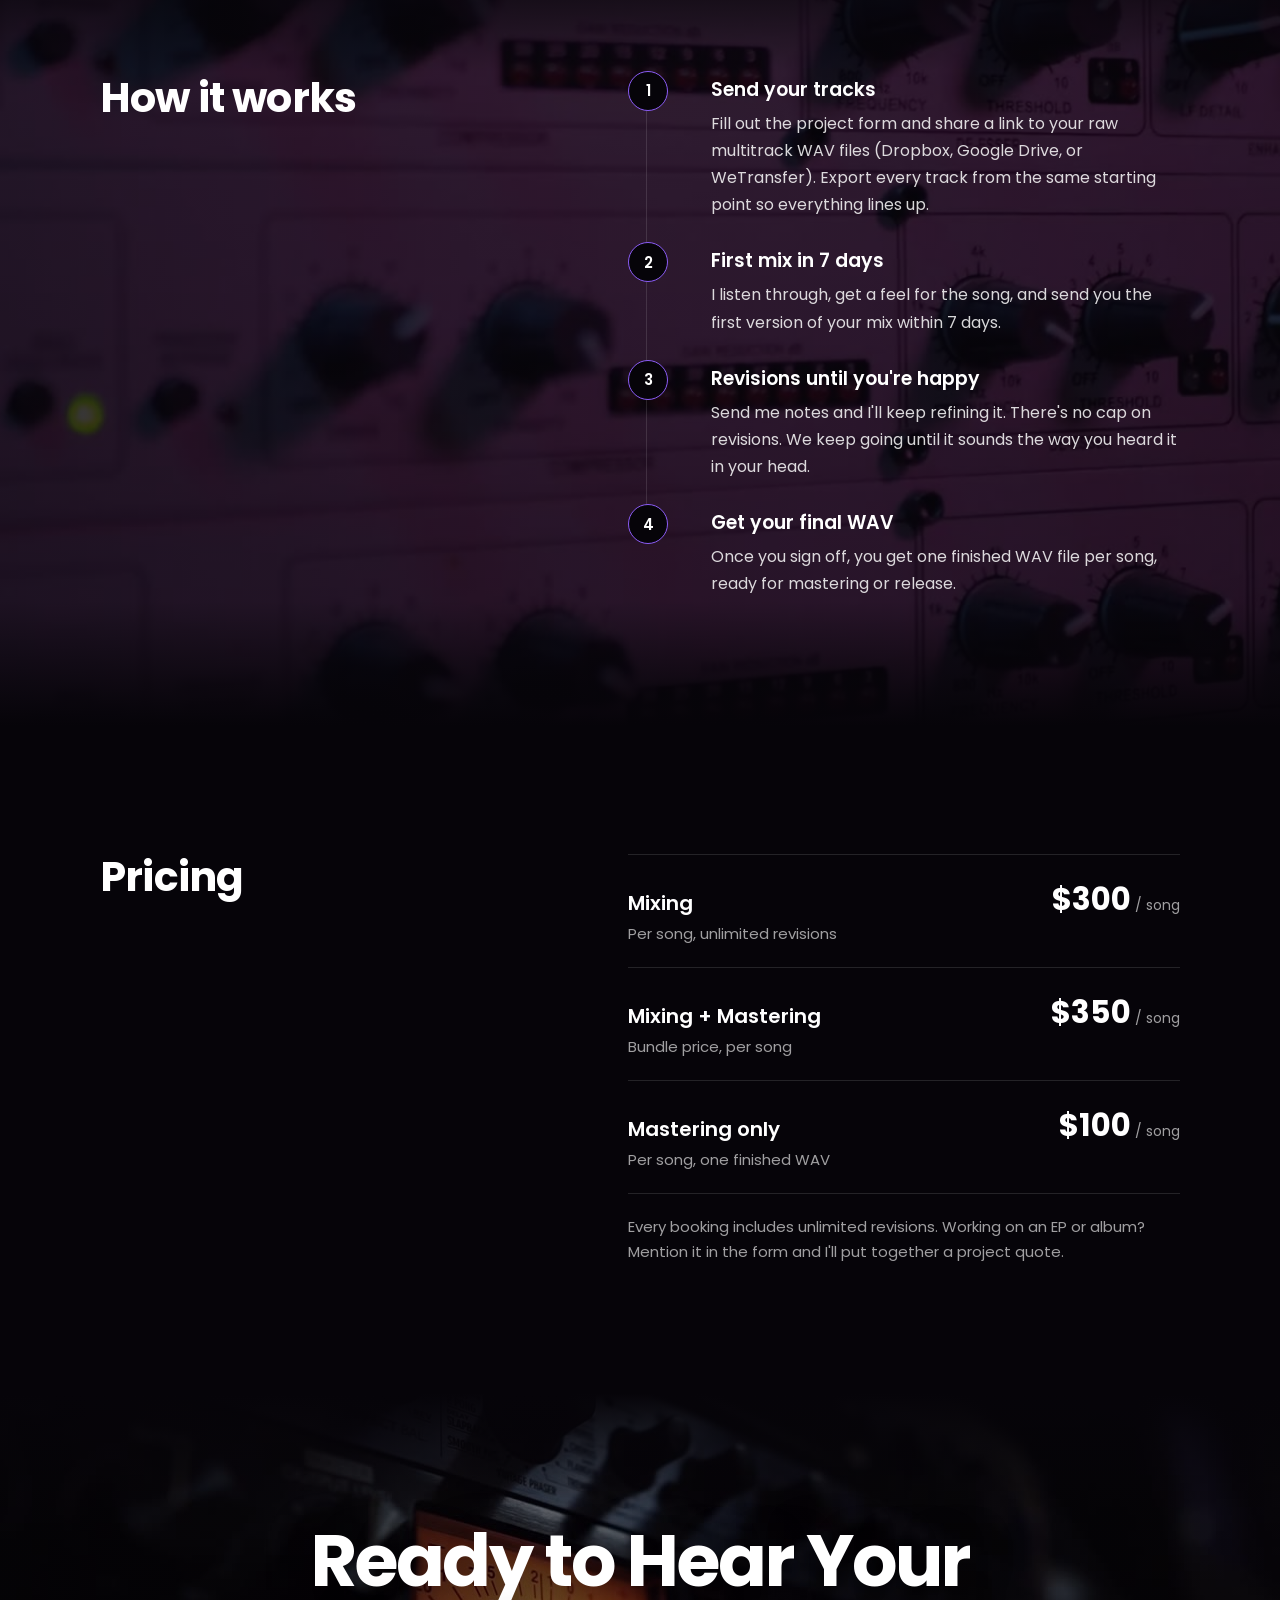
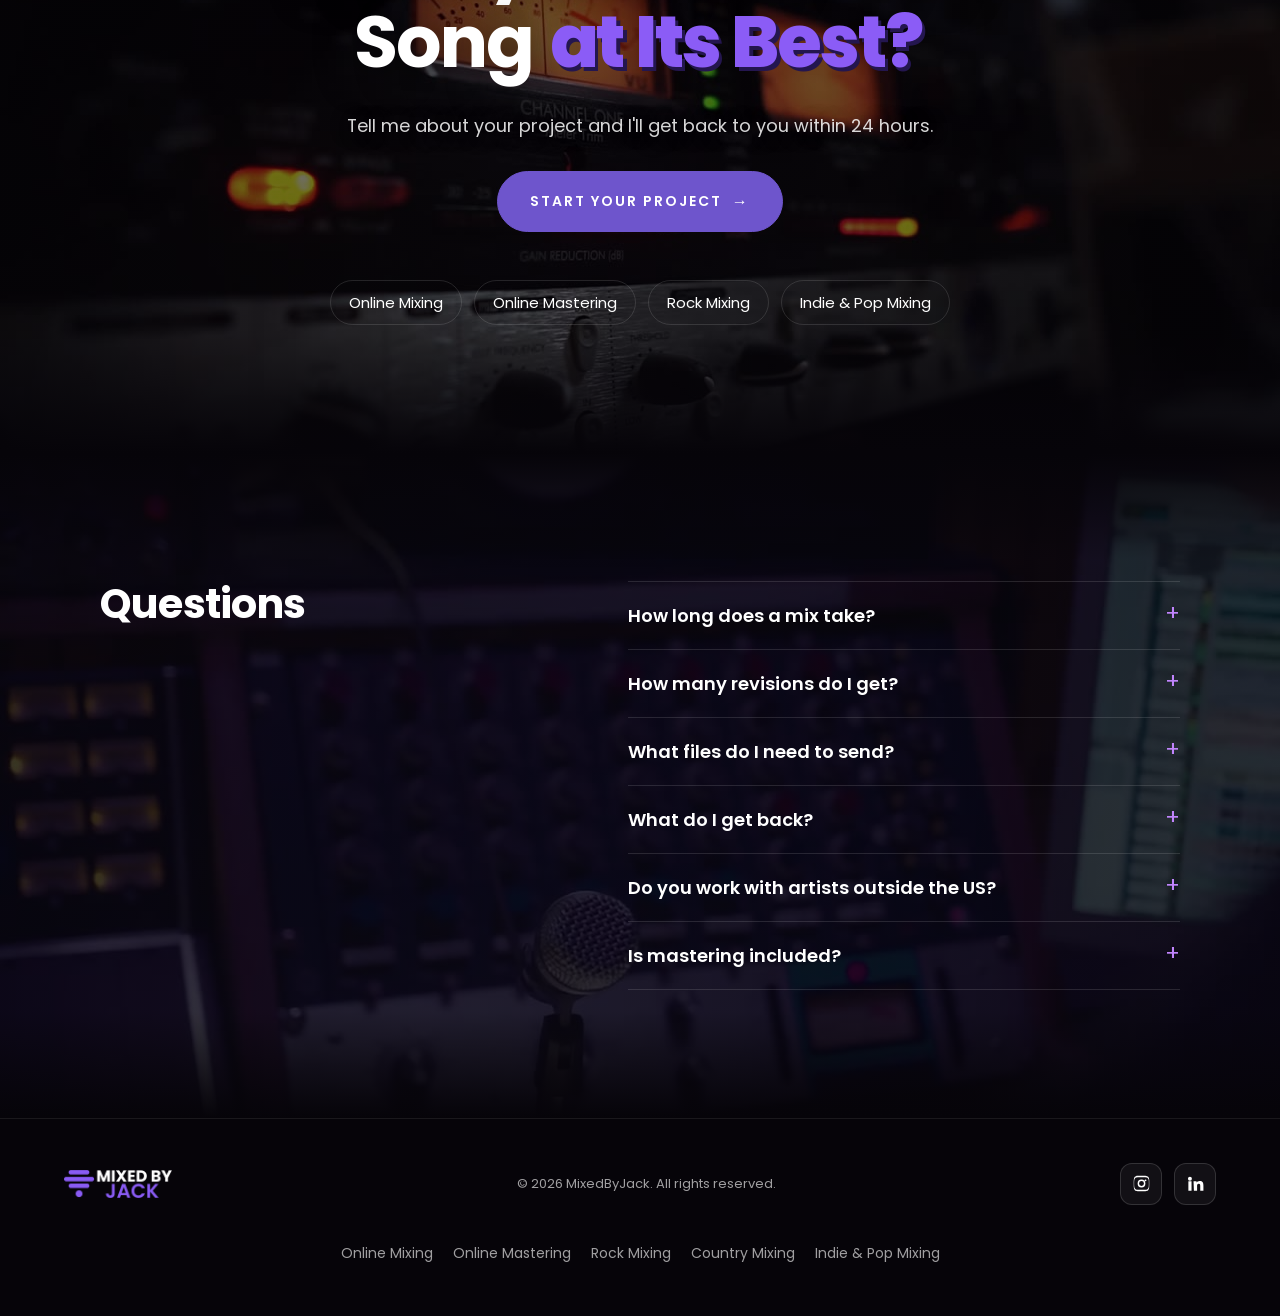
<file: country-mixing.html>
<!doctype html>
<html lang="en">
<head>
<meta charset="utf-8">
<meta name="viewport" content="width=device-width,initial-scale=1">
<title>Country Mixing Engineer Online | Country Song Mixing | MixedByJack</title>
<meta name="description" content="Online country mixing by Jack Barrington, primary FOH engineer for a national country act. Studio work with Jakota Wass. First mix in 7 days, unlimited revisions.">
<link rel="canonical" href="https://www.mixedbyjack.net/country-mixing">
<meta name="robots" content="index, follow, max-image-preview:large">
<meta property="og:type" content="website">
<meta property="og:site_name" content="MixedByJack">
<meta property="og:url" content="https://www.mixedbyjack.net/country-mixing">
<meta property="og:title" content="Country Mixing | MixedByJack">
<meta property="og:description" content="Online country mixing by Jack Barrington, primary FOH engineer for a national country act. Studio work with Jakota Wass. First mix in 7 days, unlimited revisions.">
<meta property="og:image" content="https://www.mixedbyjack.net/assets/og-image.jpg">
<meta name="twitter:card" content="summary_large_image">
<meta name="theme-color" content="#060409">
<link rel="icon" href="/assets/icon.svg" type="image/svg+xml">
<link rel="icon" href="/assets/favicon-48.png" sizes="48x48" type="image/png">
<link rel="apple-touch-icon" href="/assets/apple-touch-icon.png">
<link rel="preconnect" href="https://fonts.googleapis.com">
<link rel="preconnect" href="https://fonts.gstatic.com" crossorigin>
<link href="https://fonts.googleapis.com/css2?family=Poppins:ital,wght@0,400;0,500;0,600;0,700;1,400&display=swap" rel="stylesheet">
<link rel="stylesheet" href="/styles.css?v=202610232030">
<script src="/analytics.js?v=202610232030"></script>
<script type="application/ld+json">
{
  "@context": "https://schema.org",
  "@graph": [
    {
      "@type": "Service",
      "@id": "https://www.mixedbyjack.net/country-mixing#service",
      "name": "Country mixing",
      "serviceType": "Country music mixing",
      "url": "https://www.mixedbyjack.net/country-mixing",
      "areaServed": {
        "@type": "Place",
        "name": "Worldwide"
      },
      "provider": {
        "@type": "ProfessionalService",
        "@id": "https://www.mixedbyjack.net/#business",
        "name": "MixedByJack",
        "url": "https://www.mixedbyjack.net/"
      },
      "description": "Online country mixing by Jack Barrington, primary FOH engineer for a national country act. Studio work with Jakota Wass. First mix in 7 days, unlimited revisions.",
      "offers": [
        {
          "@type": "Offer",
          "price": "300",
          "priceCurrency": "USD",
          "description": "Mixing, per song"
        },
        {
          "@type": "Offer",
          "price": "350",
          "priceCurrency": "USD",
          "description": "Mixing and mastering bundle, per song"
        }
      ]
    },
    {
      "@type": "BreadcrumbList",
      "itemListElement": [
        {
          "@type": "ListItem",
          "position": 1,
          "name": "Home",
          "item": "https://www.mixedbyjack.net/"
        },
        {
          "@type": "ListItem",
          "position": 2,
          "name": "Country Mixing",
          "item": "https://www.mixedbyjack.net/country-mixing"
        }
      ]
    },
    {
      "@type": "FAQPage",
      "mainEntity": [
        {
          "@type": "Question",
          "name": "How long does a mix take?",
          "acceptedAnswer": {
            "@type": "Answer",
            "text": "You'll get the first version of your mix within 7 days of sending your files."
          }
        },
        {
          "@type": "Question",
          "name": "How many revisions do I get?",
          "acceptedAnswer": {
            "@type": "Answer",
            "text": "As many as you need. I'll keep making changes until you're happy with the mix."
          }
        },
        {
          "@type": "Question",
          "name": "What files do I need to send?",
          "acceptedAnswer": {
            "@type": "Answer",
            "text": "All of your raw multitrack files as WAVs, exported from the same starting point so they line up. You can share them through Dropbox, Google Drive, or WeTransfer."
          }
        },
        {
          "@type": "Question",
          "name": "What do I get back?",
          "acceptedAnswer": {
            "@type": "Answer",
            "text": "One finished WAV file for each song."
          }
        },
        {
          "@type": "Question",
          "name": "Do you work with artists outside the US?",
          "acceptedAnswer": {
            "@type": "Answer",
            "text": "Yes. Everything happens online, and I've worked with artists across six continents."
          }
        },
        {
          "@type": "Question",
          "name": "Is mastering included?",
          "acceptedAnswer": {
            "@type": "Answer",
            "text": "Mixing and mastering are booked separately, but they're cheaper when you bundle them together."
          }
        }
      ]
    }
  ]
}
</script>
</head>
<body>

<!-- ================= NAV ================= -->
<header class="nav" id="nav">
  <div class="nav-inner">
    <a class="logo" href="/" aria-label="MixedByJack home"><img src="/assets/logo-white.png" alt="Mixed By Jack"></a>
    <button class="nav-toggle" aria-label="Open menu" aria-expanded="false"><span></span><span></span><span></span></button>
    <ul class="nav-links">
      <li><a href="/#services">Services</a></li>
      <li><a href="/#listen">Listen</a></li>
      <li><a href="/#about">About</a></li>
      <li><a href="/#live">Live Sound</a></li>
      <li><a href="/#portfolio">Portfolio</a></li>
      <li><a href="#" class="btn" data-open-intake>Book Now</a></li>
    </ul>
  </div>
</header>

<main id="top">

<section class="page-hero tall" aria-label="Intro">
  <div class="bg-media" aria-hidden="true"><video autoplay muted loop playsinline preload="auto" poster="/assets/country/hero-guitar.jpg"><source src="/assets/country/hero-guitar.mp4" type="video/mp4"></video></div>
  <div class="bg-shade" aria-hidden="true"></div>
  <div class="page-hero-inner">
    <p class="crumbs"><a href="/">MixedByJack</a> &nbsp;/&nbsp; Country Mixing</p>
    <h1>Country Mixing</h1>
    <p class="lede">Online mixing for country artists, from an engineer who mixes country every week, live and in the studio.</p>
    <div class="hero-ctas">
      <a href="#" class="btn btn-lg" data-open-intake>Start Your Project <span class="arrow">→</span></a>
      <a href="#pricing" class="btn btn-lg btn-ghost">See Pricing</a>
    </div>
  </div>
</section>

<section class="section feature" id="featured">
  <div class="page-body">
    <h2 class="feature-title reveal">Recent recording/mix I&#x27;ve done</h2>
    <div class="feature-video reveal" data-title="Jakota Wass - Met Your Match (Live)">
      <video preload="none" playsinline poster="/assets/country/met-your-match-poster.jpg"><source src="/assets/country/met-your-match-live.mp4?v=2" type="video/mp4"></video>
      <audio class="fv-before" preload="none" src="/assets/country/met-your-match-before.m4a?v=5"></audio>
      <span class="fv-badge" aria-hidden="true"><i></i><b class="b-before">Before &middot; raw tracks</b><b class="b-after">After &middot; final mix</b></span>
      <button class="fv-play" type="button" aria-label="Play Met Your Match (Live) by Jakota Wass">
        <span class="fv-icon"><svg viewBox="0 0 24 24" aria-hidden="true"><path d="M8 5.5v13l11-6.5z"/></svg></span>
      </button>
    </div>
    <div class="fv-bar reveal">
      <p class="fv-credit"><strong>Jakota Wass</strong> &middot; Met Your Match (Live)</p>
      <div class="fv-ab"><span class="fv-ab-label">Flip between the raw tracks and the final mix</span><div class="ab-toggle fv-toggle" data-state="after"><div class="thumb"></div><button type="button" data-version="before" aria-pressed="false">Before</button><button type="button" class="active" data-version="after" aria-pressed="true">After</button></div></div>
    </div>
  </div>
</section>

<section class="section has-loop">
  <div class="bg-media" aria-hidden="true"><video autoplay muted loop playsinline preload="metadata" poster="/assets/country/loop-vocal.jpg"><source src="/assets/country/loop-vocal.mp4" type="video/mp4"></video></div>
  <div class="bg-shade" aria-hidden="true"></div>
  <div class="page-body split">
    <h2 class="reveal">Country is most of what I mix</h2>
    <div class="prose reveal"><p>I run front of house for a national country act, so most weeks I'm mixing for a live crowd. I've also mixed front of house for <strong>Lonestar</strong> and worked shows with <strong>Josh Turner</strong>, <strong>Michael Ray</strong>, and <strong>Ryan Bingham</strong>, to name a few.</p><p>That carries over to the studio in a unique way. Every show has its own energy, and so does every recording session. When I mix, my goal is to preserve the FEELING and EMOTION that was in the room when the song was written, so your listeners hear it the way it felt, not just the way it was recorded.</p><p class="intro-cta"><a href="#" class="btn" data-open-intake>Book a Mix <span class="arrow">→</span></a></p></div>
  </div>
</section>

<section class="section genre-board has-loop">
  <div class="bg-media" aria-hidden="true"><video autoplay muted loop playsinline preload="metadata" poster="/assets/country/loop-crowd.jpg"><source src="/assets/country/loop-crowd.mp4" type="video/mp4"></video></div>
  <div class="bg-shade" aria-hidden="true"></div>
  <div class="board-mixes" id="board-mixes">
    <header class="board-head reveal">
      <h3 class="clients-title">Straight From The Board</h3>
      <p>Two-track recordings pulled off the front-of-house console at Jakota Wass shows.</p>
    </header>
    <div class="board-list" id="board-players" data-tracks="Time Loving You|Redneck Man"></div>
  </div>
</section>

<section class="section has-loop" id="process">
  <div class="bg-media" aria-hidden="true"><video autoplay muted loop playsinline preload="metadata" poster="/assets/country/loop-rack.jpg"><source src="/assets/country/loop-rack.mp4" type="video/mp4"></video></div>
  <div class="bg-shade" aria-hidden="true"></div>
  <div class="page-body split">
    <h2 class="reveal">How it works</h2>
    <ol class="steps reveal"><li><h3>Send your tracks</h3><p>Fill out the project form and share a link to your raw multitrack WAV files (Dropbox, Google Drive, or WeTransfer). Export every track from the same starting point so everything lines up.</p></li><li><h3>First mix in 7 days</h3><p>I listen through, get a feel for the song, and send you the first version of your mix within 7 days.</p></li><li><h3>Revisions until you&#x27;re happy</h3><p>Send me notes and I&#x27;ll keep refining it. There&#x27;s no cap on revisions. We keep going until it sounds the way you heard it in your head.</p></li><li><h3>Get your final WAV</h3><p>Once you sign off, you get one finished WAV file per song, ready for mastering or release.</p></li></ol>
  </div>
</section>

<section class="section" id="pricing">
  <div class="page-body split">
    <h2 class="reveal">Pricing</h2>
    <div class="reveal">
      <div class="prices"><div class="price-row"><div><h3>Mixing</h3><p>Per song, unlimited revisions</p></div><span class="price">$300<small>/ song</small></span></div><div class="price-row"><div><h3>Mixing + Mastering</h3><p>Bundle price, per song</p></div><span class="price">$350<small>/ song</small></span></div><div class="price-row"><div><h3>Mastering only</h3><p>Per song, one finished WAV</p></div><span class="price">$100<small>/ song</small></span></div></div>
      <p class="price-note">Every booking includes unlimited revisions. Working on an EP or album? Mention it in the form and I'll put together a project quote.</p>
    </div>
  </div>
</section>

<section class="section page-cta-section has-loop">
  <div class="bg-media" aria-hidden="true"><video autoplay muted loop playsinline preload="metadata" poster="/assets/cta-bg-poster.jpg"><source src="/assets/cta-bg.mp4" type="video/mp4"></video></div>
  <div class="bg-shade" aria-hidden="true"></div>
  <div class="page-cta reveal">
    <h2 class="h2">Ready to Hear Your Song <span class="accent">at Its Best?</span></h2>
    <p class="lede">Tell me about your project and I'll get back to you within 24 hours.</p>
    <a href="#" class="btn btn-lg" data-open-intake>Start Your Project <span class="arrow">→</span></a>
    <div class="more-links" style="justify-content:center;margin-top:48px"><a href="/online-mixing">Online Mixing</a><a href="/online-mastering">Online Mastering</a><a href="/rock-mixing">Rock Mixing</a><a href="/indie-pop-mixing">Indie &amp; Pop Mixing</a></div>
  </div>
</section>

<section class="section has-loop" id="faq">
  <div class="bg-media" aria-hidden="true"><video autoplay muted loop playsinline preload="metadata" poster="/assets/country/loop-desk.jpg"><source src="/assets/country/loop-desk.mp4" type="video/mp4"></video></div>
  <div class="bg-shade" aria-hidden="true"></div>
  <div class="page-body split">
    <h2 class="reveal">Questions</h2>
    <div class="faq reveal"><details><summary>How long does a mix take?</summary><p>You'll get the first version of your mix within 7 days of sending your files.</p></details><details><summary>How many revisions do I get?</summary><p>As many as you need. I'll keep making changes until you're happy with the mix.</p></details><details><summary>What files do I need to send?</summary><p>All of your raw multitrack files as WAVs, exported from the same starting point so they line up. You can share them through Dropbox, Google Drive, or WeTransfer.</p></details><details><summary>What do I get back?</summary><p>One finished WAV file for each song.</p></details><details><summary>Do you work with artists outside the US?</summary><p>Yes. Everything happens online, and I've worked with artists across six continents.</p></details><details><summary>Is mastering included?</summary><p>Mixing and mastering are booked separately, but they're cheaper when you bundle them together.</p></details></div>
  </div>
</section>

</main>

<footer class="footer">
  <div class="footer-inner">
    <a class="logo" href="/" aria-label="Back to top"><img src="/assets/logo-white.png" alt="Mixed By Jack"></a>
    <small>&copy; <span id="year"></span> MixedByJack. All rights reserved.</small>
    <div class="socials">
      <a class="social" href="https://www.instagram.com/mixed.by.jack" target="_blank" rel="noopener" aria-label="Instagram">
        <svg viewBox="0 0 24 24"><path d="M12 2.2c3.2 0 3.6 0 4.8.1 1.2.1 1.8.2 2.2.4.6.2 1 .5 1.4.9.4.4.7.8.9 1.4.2.4.4 1 .4 2.2.1 1.3.1 1.6.1 4.8s0 3.6-.1 4.8c-.1 1.2-.2 1.8-.4 2.2-.2.6-.5 1-.9 1.4-.4.4-.8.7-1.4.9-.4.2-1 .4-2.2.4-1.3.1-1.6.1-4.8.1s-3.6 0-4.8-.1c-1.2-.1-1.8-.2-2.2-.4-.6-.2-1-.5-1.4-.9-.4-.4-.7-.8-.9-1.4-.2-.4-.4-1-.4-2.2C2.2 15.6 2.2 15.2 2.2 12s0-3.6.1-4.8c.1-1.2.2-1.8.4-2.2.2-.6.5-1 .9-1.4.4-.4.8-.7 1.4-.9.4-.2 1-.4 2.2-.4C8.4 2.2 8.8 2.2 12 2.2zm0 1.8c-3.1 0-3.5 0-4.7.1-1.1.1-1.7.2-2.1.4-.5.2-.9.4-1.2.8-.4.4-.6.7-.8 1.2-.2.4-.3 1-.4 2.1C2.7 9.8 2.7 10.2 2.7 12s0 2.2.1 3.4c.1 1.1.2 1.7.4 2.1.2.5.4.9.8 1.2.4.4.7.6 1.2.8.4.2 1 .3 2.1.4 1.2.1 1.6.1 4.7.1s3.5 0 4.7-.1c1.1-.1 1.7-.2 2.1-.4.5-.2.9-.4 1.2-.8.4-.4.6-.7.8-1.2.2-.4.3-1 .4-2.1.1-1.2.1-1.6.1-3.4s0-2.2-.1-3.4c-.1-1.1-.2-1.7-.4-2.1-.2-.5-.4-.9-.8-1.2-.4-.4-.7-.6-1.2-.8-.4-.2-1-.3-2.1-.4C15.5 4 15.1 4 12 4zm0 3.1a4.9 4.9 0 110 9.8 4.9 4.9 0 010-9.8zm0 8a3.1 3.1 0 100-6.2 3.1 3.1 0 000 6.2zm5.1-8.3a1.15 1.15 0 110 2.3 1.15 1.15 0 010-2.3z"/></svg>
      </a>
      <a class="social" href="https://www.linkedin.com/in/jack-barrington/" target="_blank" rel="noopener" aria-label="LinkedIn">
        <svg viewBox="0 0 24 24"><path d="M4.98 3.5a2.5 2.5 0 11-.02 5 2.5 2.5 0 01.02-5zM3 9h4v12H3zM9.5 9h3.8v1.7h.1c.5-1 1.8-2 3.8-2 4 0 4.8 2.6 4.8 6V21h-4v-5.6c0-1.3 0-3-1.9-3s-2.1 1.4-2.1 2.9V21h-4z"/></svg>
      </a>
    </div>
    <nav class="footer-links" aria-label="Services"><a href="/online-mixing">Online Mixing</a><a href="/online-mastering">Online Mastering</a><a href="/rock-mixing">Rock Mixing</a><a href="/country-mixing">Country Mixing</a><a href="/indie-pop-mixing">Indie &amp; Pop Mixing</a></nav>
  </div>
</footer>

<!-- ================= INTAKE MODAL ================= -->
<div class="modal" id="intake" role="dialog" aria-modal="true" aria-labelledby="intake-title">
  <div class="modal-panel">
    <button class="modal-close" type="button" aria-label="Close" data-close-intake>&times;</button>
    <h2 id="intake-title">From Rough Demo to <span class="accent">Release Ready</span></h2>
    <p class="sub">Tell me about your project and I'll get back to you with next steps.</p>

    <form class="form" id="intake-form" novalidate>
      <input type="text" name="website" tabindex="-1" autocomplete="off" aria-hidden="true" style="position:absolute;left:-9999px;opacity:0;height:0;width:0">
      <div class="row-2">
        <div class="field" data-required>
          <label for="f-first">First name <span class="req">*</span></label>
          <input class="input" id="f-first" name="first_name" type="text" autocomplete="given-name" placeholder="Your first name">
          <div class="err">Please enter your first name.</div>
        </div>
        <div class="field" data-required>
          <label for="f-artist">Artist / band name <span class="req">*</span></label>
          <input class="input" id="f-artist" name="artist_name" type="text" placeholder="Who's the music by?">
          <div class="err">Please enter your artist or band name.</div>
        </div>
      </div>

      <div class="field" data-required data-type="email">
        <label for="f-email">Email <span class="req">*</span></label>
        <input class="input" id="f-email" name="email" type="email" autocomplete="email" placeholder="you@email.com">
        <div class="err">Please enter a valid email address.</div>
      </div>

      <div class="field" data-required data-type="choice">
        <span class="label" id="f-type-label">Project type <span class="req">*</span></span>
        <div class="choice-group" role="radiogroup" aria-labelledby="f-type-label">
          <label class="choice"><input type="radio" name="project_type" value="Single"><span>Single</span></label>
          <label class="choice"><input type="radio" name="project_type" value="EP"><span>EP</span></label>
          <label class="choice"><input type="radio" name="project_type" value="Album"><span>Album</span></label>
        </div>
        <div class="err">Please choose a project type.</div>
      </div>

      <div class="field">
        <label for="f-desc">Tell me about your project <span class="opt">(optional)</span></label>
        <textarea class="textarea" id="f-desc" name="project_description" placeholder="Genre, number of songs, timeline, what you're going for..."></textarea>
      </div>

      <div class="field">
        <label for="f-notes">References or anything else <span class="opt">(optional)</span></label>
        <textarea class="textarea" id="f-notes" name="additional_notes" placeholder="Reference tracks, artists you love the sound of, questions..."></textarea>
      </div>

      <div class="field">
        <label for="f-link">Link to your music <span class="opt">(optional)</span></label>
        <input class="input" id="f-link" name="file_link" type="url" placeholder="Dropbox, Google Drive, or WeTransfer link to demos or stems">
      </div>

      <div class="field">
        <label for="f-heard">How did you hear about me? <span class="opt">(optional)</span></label>
        <select class="input select" id="f-heard" name="heard_about">
          <option value="">Choose one</option>
          <option>Instagram</option>
          <option>Facebook</option>
          <option>Google search</option>
          <option>YouTube</option>
          <option>Saw me work a show</option>
          <option>A friend or another artist</option>
          <option>Other</option>
        </select>
      </div>

      <button class="btn btn-lg" type="submit" id="f-submit">Send My Project <span class="arrow">→</span></button>
      <p class="form-note">No commitment. I'll reply by email.</p>
    </form>

    <div class="success" role="status" aria-live="polite">
      <div class="check"><svg viewBox="0 0 24 24"><path d="M5 12.5l4.5 4.5L19 7.5"/></svg></div>
      <h3>Got it<span id="success-name"></span>!</h3>
      <p>Thanks for sending your project over. I'll be in touch by email soon.</p>
      <button class="btn" type="button" style="margin-top:24px" data-close-intake>Back to the Site</button>
    </div>
  </div>
</div>

<!-- ================= CONTACT MODAL ================= -->
<div class="modal" id="contact" role="dialog" aria-modal="true" aria-labelledby="contact-title">
  <div class="modal-panel">
    <button class="modal-close" type="button" aria-label="Close" data-close-contact>&times;</button>
    <h2 id="contact-title">Get in <span class="accent">Touch</span></h2>
    <p class="sub">Questions, live bookings, or anything else. Send me a message and I'll get back to you.</p>
    <form class="form" id="contact-form" novalidate>
      <input type="text" name="website" tabindex="-1" autocomplete="off" aria-hidden="true" style="position:absolute;left:-9999px;opacity:0;height:0;width:0">
      <div class="row-2">
        <div class="field" data-required>
          <label for="c-name">Name <span class="req">*</span></label>
          <input class="input" id="c-name" name="name" type="text" autocomplete="name" placeholder="Your name">
          <div class="err">Please enter your name.</div>
        </div>
        <div class="field" data-required data-type="email">
          <label for="c-email">Email <span class="req">*</span></label>
          <input class="input" id="c-email" name="email" type="email" autocomplete="email" placeholder="you@email.com">
          <div class="err">Please enter a valid email address.</div>
        </div>
      </div>
      <div class="field" data-required data-type="text">
        <label for="c-msg">Message <span class="req">*</span></label>
        <textarea class="textarea" id="c-msg" name="message" placeholder="What's on your mind?"></textarea>
        <div class="err">Please write a message.</div>
      </div>
      <div class="field">
        <label for="c-heard">How did you hear about me? <span class="opt">(optional)</span></label>
        <select class="input select" id="c-heard" name="heard_about">
          <option value="">Choose one</option>
          <option>Instagram</option>
          <option>Facebook</option>
          <option>Google search</option>
          <option>YouTube</option>
          <option>Saw me work a show</option>
          <option>A friend or another artist</option>
          <option>Other</option>
        </select>
      </div>
      <button class="btn btn-lg" type="submit" id="c-submit">Send Message <span class="arrow">→</span></button>
    </form>
    <div class="success" role="status" aria-live="polite">
      <div class="check"><svg viewBox="0 0 24 24"><path d="M5 12.5l4.5 4.5L19 7.5"/></svg></div>
      <h3>Thanks<span id="c-success-name"></span>!</h3>
      <p>Your message is on its way. I'll get back to you soon.</p>
      <button class="btn" type="button" style="margin-top:24px" data-close-contact>Back to the Site</button>
    </div>
  </div>
</div>

<script src="/main.js?v=202610232030"></script>
</body>
</html>
</file>
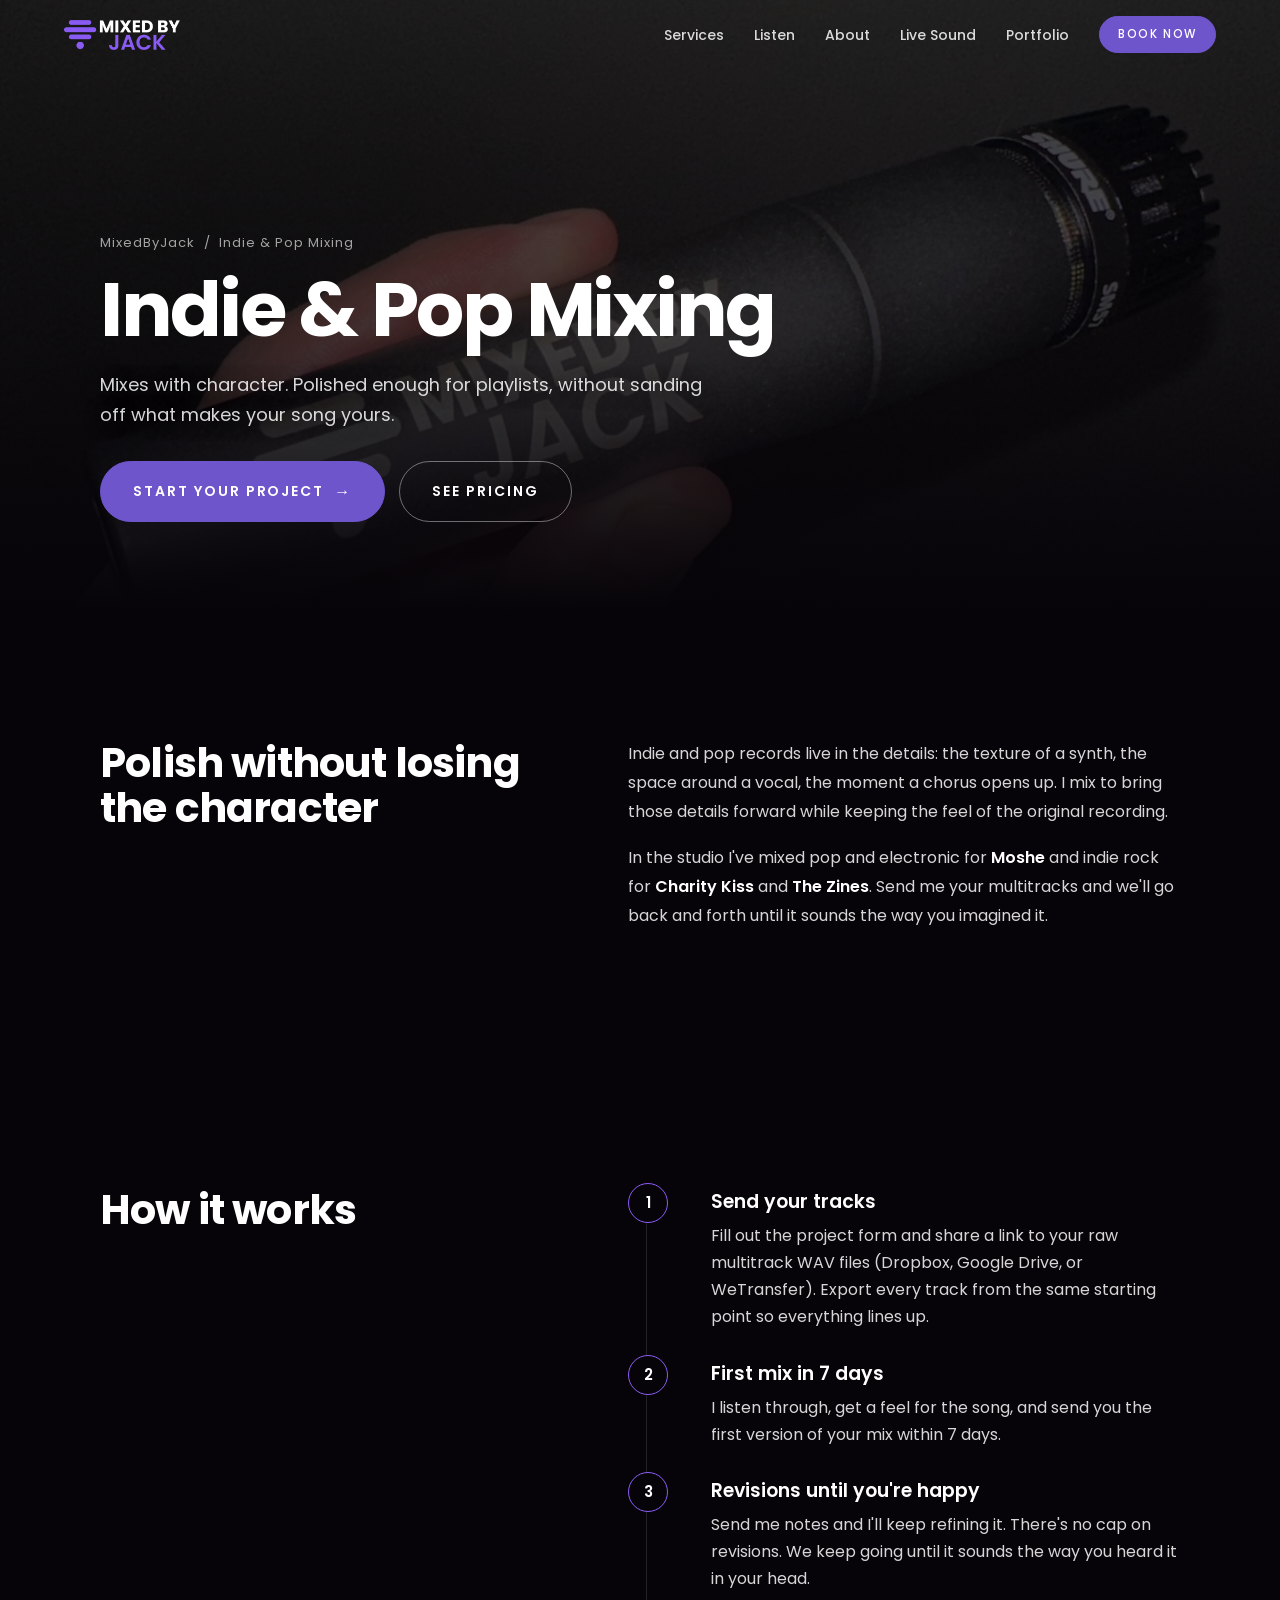
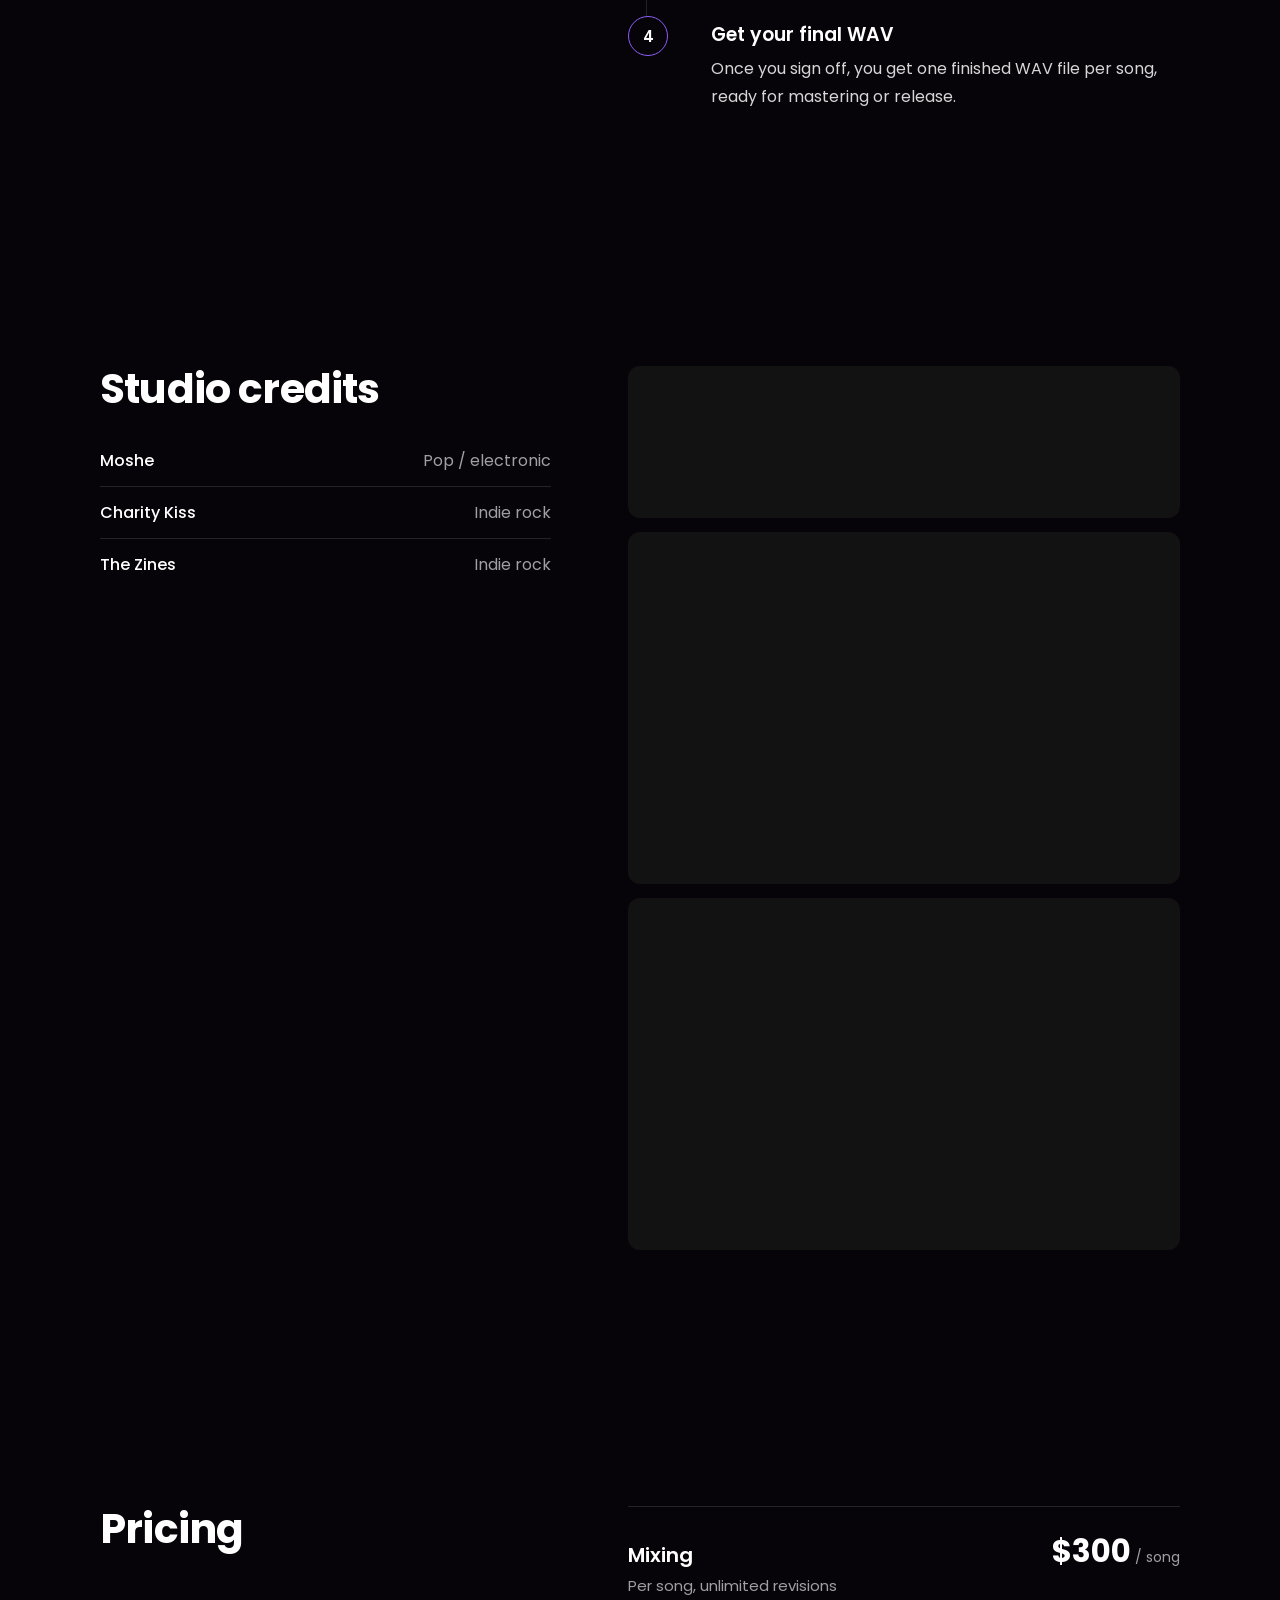
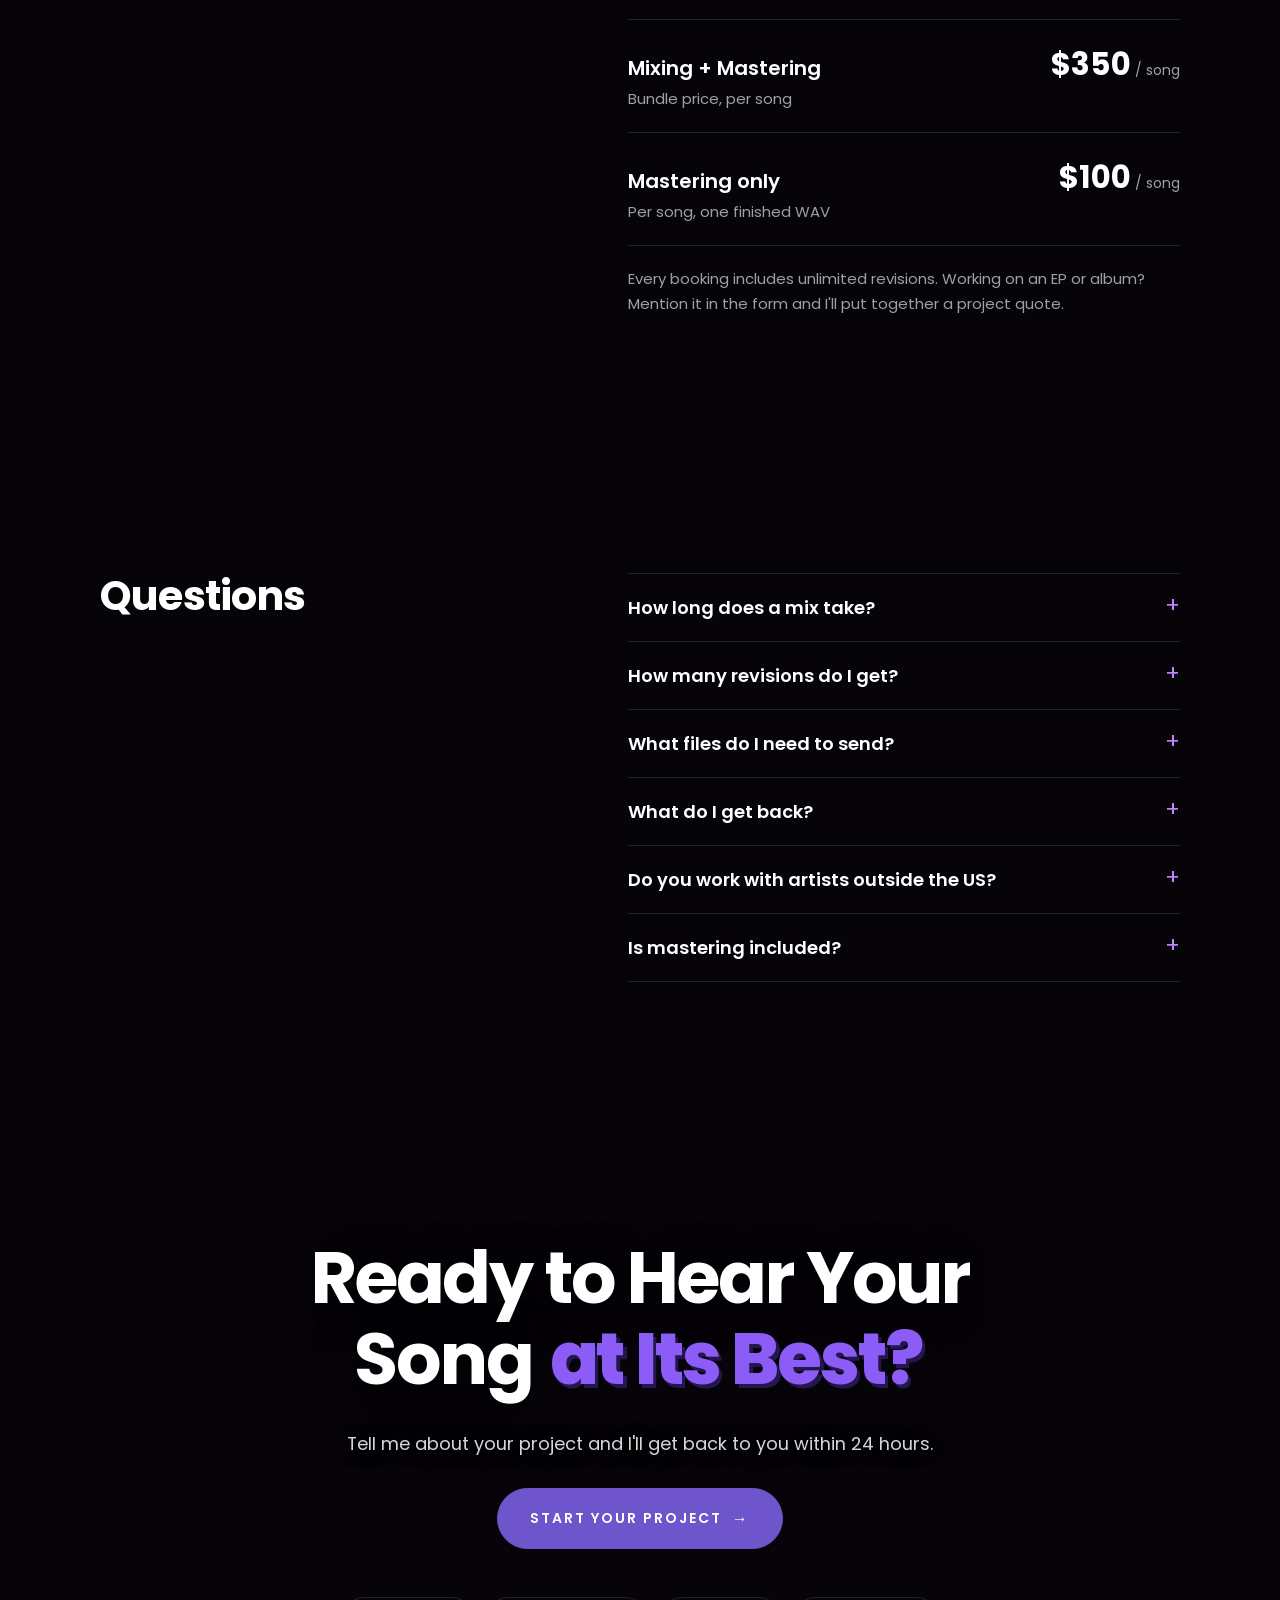
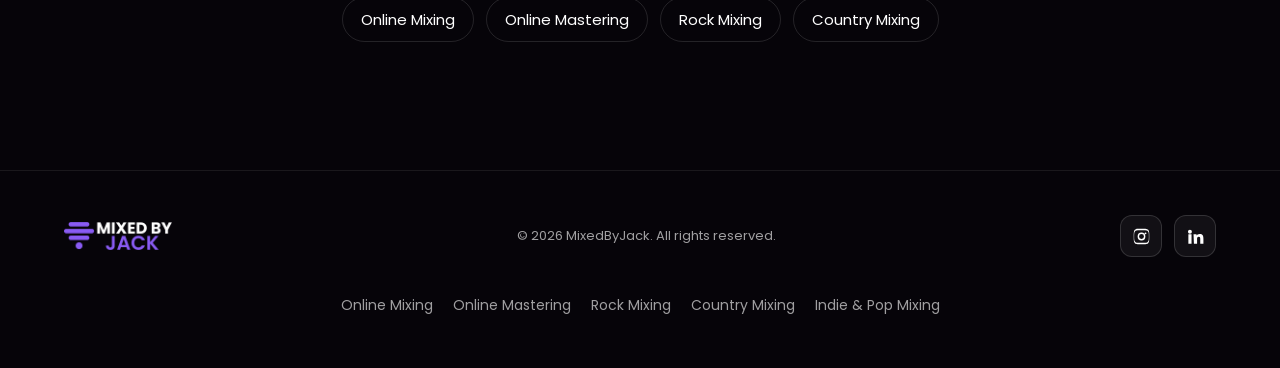
<file: indie-pop-mixing.html>
<!doctype html>
<html lang="en">
<head>
<meta charset="utf-8">
<meta name="viewport" content="width=device-width,initial-scale=1">
<title>Indie &amp; Pop Mixing Online | Indie Rock, Pop &amp; Electronic | MixedByJack</title>
<meta name="description" content="Online indie, pop, and electronic mixing by Jack Barrington. Studio credits include Moshe, Charity Kiss, and The Zines. First mix in 7 days, unlimited revisions.">
<link rel="canonical" href="https://www.mixedbyjack.net/indie-pop-mixing">
<meta name="robots" content="index, follow, max-image-preview:large">
<meta property="og:type" content="website">
<meta property="og:site_name" content="MixedByJack">
<meta property="og:url" content="https://www.mixedbyjack.net/indie-pop-mixing">
<meta property="og:title" content="Indie &amp; Pop Mixing | MixedByJack">
<meta property="og:description" content="Online indie, pop, and electronic mixing by Jack Barrington. Studio credits include Moshe, Charity Kiss, and The Zines. First mix in 7 days, unlimited revisions.">
<meta property="og:image" content="https://www.mixedbyjack.net/assets/og-image.jpg">
<meta name="twitter:card" content="summary_large_image">
<meta name="theme-color" content="#060409">
<link rel="icon" href="/assets/icon.svg" type="image/svg+xml">
<link rel="icon" href="/assets/favicon-48.png" sizes="48x48" type="image/png">
<link rel="apple-touch-icon" href="/assets/apple-touch-icon.png">
<link rel="preconnect" href="https://fonts.googleapis.com">
<link rel="preconnect" href="https://fonts.gstatic.com" crossorigin>
<link href="https://fonts.googleapis.com/css2?family=Poppins:ital,wght@0,400;0,500;0,600;0,700;1,400&display=swap" rel="stylesheet">
<link rel="stylesheet" href="/styles.css?v=202610232030">
<script src="/analytics.js?v=202610232030"></script>
<script type="application/ld+json">
{
  "@context": "https://schema.org",
  "@graph": [
    {
      "@type": "Service",
      "@id": "https://www.mixedbyjack.net/indie-pop-mixing#service",
      "name": "Indie and pop mixing",
      "serviceType": "Indie, pop and electronic music mixing",
      "url": "https://www.mixedbyjack.net/indie-pop-mixing",
      "areaServed": {
        "@type": "Place",
        "name": "Worldwide"
      },
      "provider": {
        "@type": "ProfessionalService",
        "@id": "https://www.mixedbyjack.net/#business",
        "name": "MixedByJack",
        "url": "https://www.mixedbyjack.net/"
      },
      "description": "Online indie, pop, and electronic mixing by Jack Barrington. Studio credits include Moshe, Charity Kiss, and The Zines. First mix in 7 days, unlimited revisions.",
      "offers": [
        {
          "@type": "Offer",
          "price": "300",
          "priceCurrency": "USD",
          "description": "Mixing, per song"
        },
        {
          "@type": "Offer",
          "price": "350",
          "priceCurrency": "USD",
          "description": "Mixing and mastering bundle, per song"
        }
      ]
    },
    {
      "@type": "BreadcrumbList",
      "itemListElement": [
        {
          "@type": "ListItem",
          "position": 1,
          "name": "Home",
          "item": "https://www.mixedbyjack.net/"
        },
        {
          "@type": "ListItem",
          "position": 2,
          "name": "Indie & Pop Mixing",
          "item": "https://www.mixedbyjack.net/indie-pop-mixing"
        }
      ]
    },
    {
      "@type": "FAQPage",
      "mainEntity": [
        {
          "@type": "Question",
          "name": "How long does a mix take?",
          "acceptedAnswer": {
            "@type": "Answer",
            "text": "You'll get the first version of your mix within 7 days of sending your files."
          }
        },
        {
          "@type": "Question",
          "name": "How many revisions do I get?",
          "acceptedAnswer": {
            "@type": "Answer",
            "text": "As many as you need. I'll keep making changes until you're happy with the mix."
          }
        },
        {
          "@type": "Question",
          "name": "What files do I need to send?",
          "acceptedAnswer": {
            "@type": "Answer",
            "text": "All of your raw multitrack files as WAVs, exported from the same starting point so they line up. You can share them through Dropbox, Google Drive, or WeTransfer."
          }
        },
        {
          "@type": "Question",
          "name": "What do I get back?",
          "acceptedAnswer": {
            "@type": "Answer",
            "text": "One finished WAV file for each song."
          }
        },
        {
          "@type": "Question",
          "name": "Do you work with artists outside the US?",
          "acceptedAnswer": {
            "@type": "Answer",
            "text": "Yes. Everything happens online, and I've worked with artists across six continents."
          }
        },
        {
          "@type": "Question",
          "name": "Is mastering included?",
          "acceptedAnswer": {
            "@type": "Answer",
            "text": "Mixing and mastering are booked separately, but they're cheaper when you bundle them together."
          }
        }
      ]
    }
  ]
}
</script>
</head>
<body>

<!-- ================= NAV ================= -->
<header class="nav" id="nav">
  <div class="nav-inner">
    <a class="logo" href="/" aria-label="MixedByJack home"><img src="/assets/logo-white.png" alt="Mixed By Jack"></a>
    <button class="nav-toggle" aria-label="Open menu" aria-expanded="false"><span></span><span></span><span></span></button>
    <ul class="nav-links">
      <li><a href="/#services">Services</a></li>
      <li><a href="/#listen">Listen</a></li>
      <li><a href="/#about">About</a></li>
      <li><a href="/#live">Live Sound</a></li>
      <li><a href="/#portfolio">Portfolio</a></li>
      <li><a href="#" class="btn" data-open-intake>Book Now</a></li>
    </ul>
  </div>
</header>

<main id="top">

<section class="page-hero" aria-label="Intro">
  <div class="bg-media" aria-hidden="true"><img src="/assets/recording.jpg" alt=""></div>
  <div class="bg-shade" aria-hidden="true"></div>
  <div class="page-hero-inner">
    <p class="crumbs"><a href="/">MixedByJack</a> &nbsp;/&nbsp; Indie &amp; Pop Mixing</p>
    <h1>Indie &amp; Pop Mixing</h1>
    <p class="lede">Mixes with character. Polished enough for playlists, without sanding off what makes your song yours.</p>
    <div class="hero-ctas">
      <a href="#" class="btn btn-lg" data-open-intake>Start Your Project <span class="arrow">→</span></a>
      <a href="#pricing" class="btn btn-lg btn-ghost">See Pricing</a>
    </div>
  </div>
</section>

<section class="section">
  <div class="page-body split">
    <h2 class="reveal">Polish without losing the character</h2>
    <div class="prose reveal"><p>Indie and pop records live in the details: the texture of a synth, the space around a vocal, the moment a chorus opens up. I mix to bring those details forward while keeping the feel of the original recording.</p><p>In the studio I've mixed pop and electronic for <strong>Moshe</strong> and indie rock for <strong>Charity Kiss</strong> and <strong>The Zines</strong>. Send me your multitracks and we'll go back and forth until it sounds the way you imagined it.</p></div>
  </div>
</section>

<section class="section" id="process">
  <div class="page-body split">
    <h2 class="reveal">How it works</h2>
    <ol class="steps reveal"><li><h3>Send your tracks</h3><p>Fill out the project form and share a link to your raw multitrack WAV files (Dropbox, Google Drive, or WeTransfer). Export every track from the same starting point so everything lines up.</p></li><li><h3>First mix in 7 days</h3><p>I listen through, get a feel for the song, and send you the first version of your mix within 7 days.</p></li><li><h3>Revisions until you&#x27;re happy</h3><p>Send me notes and I&#x27;ll keep refining it. There&#x27;s no cap on revisions. We keep going until it sounds the way you heard it in your head.</p></li><li><h3>Get your final WAV</h3><p>Once you sign off, you get one finished WAV file per song, ready for mastering or release.</p></li></ol>
  </div>
</section>

<section class="section" id="work">
  <div class="page-body split">
    <div class="reveal">
      <h2>Studio credits</h2>
      <ul class="credits" style="margin-top:24px"><li><span>Moshe</span><span>Pop / electronic</span></li><li><span>Charity Kiss</span><span>Indie rock</span></li><li><span>The Zines</span><span>Indie rock</span></li></ul>
    </div>
    <div class="reveal"><div class="embeds"><iframe title="Afterglow by Moshe on Spotify" src="https://open.spotify.com/embed/track/5AKsgfSMQgeQwxDvPoNpX8?utm_source=generator" height="152" allow="autoplay; clipboard-write; encrypted-media; fullscreen; picture-in-picture" loading="lazy"></iframe><iframe title="Four Ever by Charity Kiss on Spotify" src="https://open.spotify.com/embed/album/7y5wFGn7A2jJnb17vfEDU3?utm_source=generator" height="352" allow="autoplay; clipboard-write; encrypted-media; fullscreen; picture-in-picture" loading="lazy"></iframe><iframe title="The Zines by The Zines on Spotify" src="https://open.spotify.com/embed/album/1oE1qBCgJQDPARWsbunAj9?utm_source=generator" height="352" allow="autoplay; clipboard-write; encrypted-media; fullscreen; picture-in-picture" loading="lazy"></iframe></div></div>
  </div>
</section>

<section class="section" id="pricing">
  <div class="page-body split">
    <h2 class="reveal">Pricing</h2>
    <div class="reveal">
      <div class="prices"><div class="price-row"><div><h3>Mixing</h3><p>Per song, unlimited revisions</p></div><span class="price">$300<small>/ song</small></span></div><div class="price-row"><div><h3>Mixing + Mastering</h3><p>Bundle price, per song</p></div><span class="price">$350<small>/ song</small></span></div><div class="price-row"><div><h3>Mastering only</h3><p>Per song, one finished WAV</p></div><span class="price">$100<small>/ song</small></span></div></div>
      <p class="price-note">Every booking includes unlimited revisions. Working on an EP or album? Mention it in the form and I'll put together a project quote.</p>
    </div>
  </div>
</section>

<section class="section" id="faq">
  <div class="page-body split">
    <h2 class="reveal">Questions</h2>
    <div class="faq reveal"><details><summary>How long does a mix take?</summary><p>You'll get the first version of your mix within 7 days of sending your files.</p></details><details><summary>How many revisions do I get?</summary><p>As many as you need. I'll keep making changes until you're happy with the mix.</p></details><details><summary>What files do I need to send?</summary><p>All of your raw multitrack files as WAVs, exported from the same starting point so they line up. You can share them through Dropbox, Google Drive, or WeTransfer.</p></details><details><summary>What do I get back?</summary><p>One finished WAV file for each song.</p></details><details><summary>Do you work with artists outside the US?</summary><p>Yes. Everything happens online, and I've worked with artists across six continents.</p></details><details><summary>Is mastering included?</summary><p>Mixing and mastering are booked separately, but they're cheaper when you bundle them together.</p></details></div>
  </div>
</section>

<section class="section page-cta-section">
  <div class="page-cta reveal">
    <h2 class="h2">Ready to Hear Your Song <span class="accent">at Its Best?</span></h2>
    <p class="lede">Tell me about your project and I'll get back to you within 24 hours.</p>
    <a href="#" class="btn btn-lg" data-open-intake>Start Your Project <span class="arrow">→</span></a>
    <div class="more-links" style="justify-content:center;margin-top:48px"><a href="/online-mixing">Online Mixing</a><a href="/online-mastering">Online Mastering</a><a href="/rock-mixing">Rock Mixing</a><a href="/country-mixing">Country Mixing</a></div>
  </div>
</section>

</main>

<footer class="footer">
  <div class="footer-inner">
    <a class="logo" href="/" aria-label="Back to top"><img src="/assets/logo-white.png" alt="Mixed By Jack"></a>
    <small>&copy; <span id="year"></span> MixedByJack. All rights reserved.</small>
    <div class="socials">
      <a class="social" href="https://www.instagram.com/mixed.by.jack" target="_blank" rel="noopener" aria-label="Instagram">
        <svg viewBox="0 0 24 24"><path d="M12 2.2c3.2 0 3.6 0 4.8.1 1.2.1 1.8.2 2.2.4.6.2 1 .5 1.4.9.4.4.7.8.9 1.4.2.4.4 1 .4 2.2.1 1.3.1 1.6.1 4.8s0 3.6-.1 4.8c-.1 1.2-.2 1.8-.4 2.2-.2.6-.5 1-.9 1.4-.4.4-.8.7-1.4.9-.4.2-1 .4-2.2.4-1.3.1-1.6.1-4.8.1s-3.6 0-4.8-.1c-1.2-.1-1.8-.2-2.2-.4-.6-.2-1-.5-1.4-.9-.4-.4-.7-.8-.9-1.4-.2-.4-.4-1-.4-2.2C2.2 15.6 2.2 15.2 2.2 12s0-3.6.1-4.8c.1-1.2.2-1.8.4-2.2.2-.6.5-1 .9-1.4.4-.4.8-.7 1.4-.9.4-.2 1-.4 2.2-.4C8.4 2.2 8.8 2.2 12 2.2zm0 1.8c-3.1 0-3.5 0-4.7.1-1.1.1-1.7.2-2.1.4-.5.2-.9.4-1.2.8-.4.4-.6.7-.8 1.2-.2.4-.3 1-.4 2.1C2.7 9.8 2.7 10.2 2.7 12s0 2.2.1 3.4c.1 1.1.2 1.7.4 2.1.2.5.4.9.8 1.2.4.4.7.6 1.2.8.4.2 1 .3 2.1.4 1.2.1 1.6.1 4.7.1s3.5 0 4.7-.1c1.1-.1 1.7-.2 2.1-.4.5-.2.9-.4 1.2-.8.4-.4.6-.7.8-1.2.2-.4.3-1 .4-2.1.1-1.2.1-1.6.1-3.4s0-2.2-.1-3.4c-.1-1.1-.2-1.7-.4-2.1-.2-.5-.4-.9-.8-1.2-.4-.4-.7-.6-1.2-.8-.4-.2-1-.3-2.1-.4C15.5 4 15.1 4 12 4zm0 3.1a4.9 4.9 0 110 9.8 4.9 4.9 0 010-9.8zm0 8a3.1 3.1 0 100-6.2 3.1 3.1 0 000 6.2zm5.1-8.3a1.15 1.15 0 110 2.3 1.15 1.15 0 010-2.3z"/></svg>
      </a>
      <a class="social" href="https://www.linkedin.com/in/jack-barrington/" target="_blank" rel="noopener" aria-label="LinkedIn">
        <svg viewBox="0 0 24 24"><path d="M4.98 3.5a2.5 2.5 0 11-.02 5 2.5 2.5 0 01.02-5zM3 9h4v12H3zM9.5 9h3.8v1.7h.1c.5-1 1.8-2 3.8-2 4 0 4.8 2.6 4.8 6V21h-4v-5.6c0-1.3 0-3-1.9-3s-2.1 1.4-2.1 2.9V21h-4z"/></svg>
      </a>
    </div>
    <nav class="footer-links" aria-label="Services"><a href="/online-mixing">Online Mixing</a><a href="/online-mastering">Online Mastering</a><a href="/rock-mixing">Rock Mixing</a><a href="/country-mixing">Country Mixing</a><a href="/indie-pop-mixing">Indie &amp; Pop Mixing</a></nav>
  </div>
</footer>

<!-- ================= INTAKE MODAL ================= -->
<div class="modal" id="intake" role="dialog" aria-modal="true" aria-labelledby="intake-title">
  <div class="modal-panel">
    <button class="modal-close" type="button" aria-label="Close" data-close-intake>&times;</button>
    <h2 id="intake-title">From Rough Demo to <span class="accent">Release Ready</span></h2>
    <p class="sub">Tell me about your project and I'll get back to you with next steps.</p>

    <form class="form" id="intake-form" novalidate>
      <input type="text" name="website" tabindex="-1" autocomplete="off" aria-hidden="true" style="position:absolute;left:-9999px;opacity:0;height:0;width:0">
      <div class="row-2">
        <div class="field" data-required>
          <label for="f-first">First name <span class="req">*</span></label>
          <input class="input" id="f-first" name="first_name" type="text" autocomplete="given-name" placeholder="Your first name">
          <div class="err">Please enter your first name.</div>
        </div>
        <div class="field" data-required>
          <label for="f-artist">Artist / band name <span class="req">*</span></label>
          <input class="input" id="f-artist" name="artist_name" type="text" placeholder="Who's the music by?">
          <div class="err">Please enter your artist or band name.</div>
        </div>
      </div>

      <div class="field" data-required data-type="email">
        <label for="f-email">Email <span class="req">*</span></label>
        <input class="input" id="f-email" name="email" type="email" autocomplete="email" placeholder="you@email.com">
        <div class="err">Please enter a valid email address.</div>
      </div>

      <div class="field" data-required data-type="choice">
        <span class="label" id="f-type-label">Project type <span class="req">*</span></span>
        <div class="choice-group" role="radiogroup" aria-labelledby="f-type-label">
          <label class="choice"><input type="radio" name="project_type" value="Single"><span>Single</span></label>
          <label class="choice"><input type="radio" name="project_type" value="EP"><span>EP</span></label>
          <label class="choice"><input type="radio" name="project_type" value="Album"><span>Album</span></label>
        </div>
        <div class="err">Please choose a project type.</div>
      </div>

      <div class="field">
        <label for="f-desc">Tell me about your project <span class="opt">(optional)</span></label>
        <textarea class="textarea" id="f-desc" name="project_description" placeholder="Genre, number of songs, timeline, what you're going for..."></textarea>
      </div>

      <div class="field">
        <label for="f-notes">References or anything else <span class="opt">(optional)</span></label>
        <textarea class="textarea" id="f-notes" name="additional_notes" placeholder="Reference tracks, artists you love the sound of, questions..."></textarea>
      </div>

      <div class="field">
        <label for="f-link">Link to your music <span class="opt">(optional)</span></label>
        <input class="input" id="f-link" name="file_link" type="url" placeholder="Dropbox, Google Drive, or WeTransfer link to demos or stems">
      </div>

      <div class="field">
        <label for="f-heard">How did you hear about me? <span class="opt">(optional)</span></label>
        <select class="input select" id="f-heard" name="heard_about">
          <option value="">Choose one</option>
          <option>Instagram</option>
          <option>Facebook</option>
          <option>Google search</option>
          <option>YouTube</option>
          <option>Saw me work a show</option>
          <option>A friend or another artist</option>
          <option>Other</option>
        </select>
      </div>

      <button class="btn btn-lg" type="submit" id="f-submit">Send My Project <span class="arrow">→</span></button>
      <p class="form-note">No commitment. I'll reply by email.</p>
    </form>

    <div class="success" role="status" aria-live="polite">
      <div class="check"><svg viewBox="0 0 24 24"><path d="M5 12.5l4.5 4.5L19 7.5"/></svg></div>
      <h3>Got it<span id="success-name"></span>!</h3>
      <p>Thanks for sending your project over. I'll be in touch by email soon.</p>
      <button class="btn" type="button" style="margin-top:24px" data-close-intake>Back to the Site</button>
    </div>
  </div>
</div>

<!-- ================= CONTACT MODAL ================= -->
<div class="modal" id="contact" role="dialog" aria-modal="true" aria-labelledby="contact-title">
  <div class="modal-panel">
    <button class="modal-close" type="button" aria-label="Close" data-close-contact>&times;</button>
    <h2 id="contact-title">Get in <span class="accent">Touch</span></h2>
    <p class="sub">Questions, live bookings, or anything else. Send me a message and I'll get back to you.</p>
    <form class="form" id="contact-form" novalidate>
      <input type="text" name="website" tabindex="-1" autocomplete="off" aria-hidden="true" style="position:absolute;left:-9999px;opacity:0;height:0;width:0">
      <div class="row-2">
        <div class="field" data-required>
          <label for="c-name">Name <span class="req">*</span></label>
          <input class="input" id="c-name" name="name" type="text" autocomplete="name" placeholder="Your name">
          <div class="err">Please enter your name.</div>
        </div>
        <div class="field" data-required data-type="email">
          <label for="c-email">Email <span class="req">*</span></label>
          <input class="input" id="c-email" name="email" type="email" autocomplete="email" placeholder="you@email.com">
          <div class="err">Please enter a valid email address.</div>
        </div>
      </div>
      <div class="field" data-required data-type="text">
        <label for="c-msg">Message <span class="req">*</span></label>
        <textarea class="textarea" id="c-msg" name="message" placeholder="What's on your mind?"></textarea>
        <div class="err">Please write a message.</div>
      </div>
      <div class="field">
        <label for="c-heard">How did you hear about me? <span class="opt">(optional)</span></label>
        <select class="input select" id="c-heard" name="heard_about">
          <option value="">Choose one</option>
          <option>Instagram</option>
          <option>Facebook</option>
          <option>Google search</option>
          <option>YouTube</option>
          <option>Saw me work a show</option>
          <option>A friend or another artist</option>
          <option>Other</option>
        </select>
      </div>
      <button class="btn btn-lg" type="submit" id="c-submit">Send Message <span class="arrow">→</span></button>
    </form>
    <div class="success" role="status" aria-live="polite">
      <div class="check"><svg viewBox="0 0 24 24"><path d="M5 12.5l4.5 4.5L19 7.5"/></svg></div>
      <h3>Thanks<span id="c-success-name"></span>!</h3>
      <p>Your message is on its way. I'll get back to you soon.</p>
      <button class="btn" type="button" style="margin-top:24px" data-close-contact>Back to the Site</button>
    </div>
  </div>
</div>

<script src="/main.js?v=202610232030"></script>
</body>
</html>
</file>
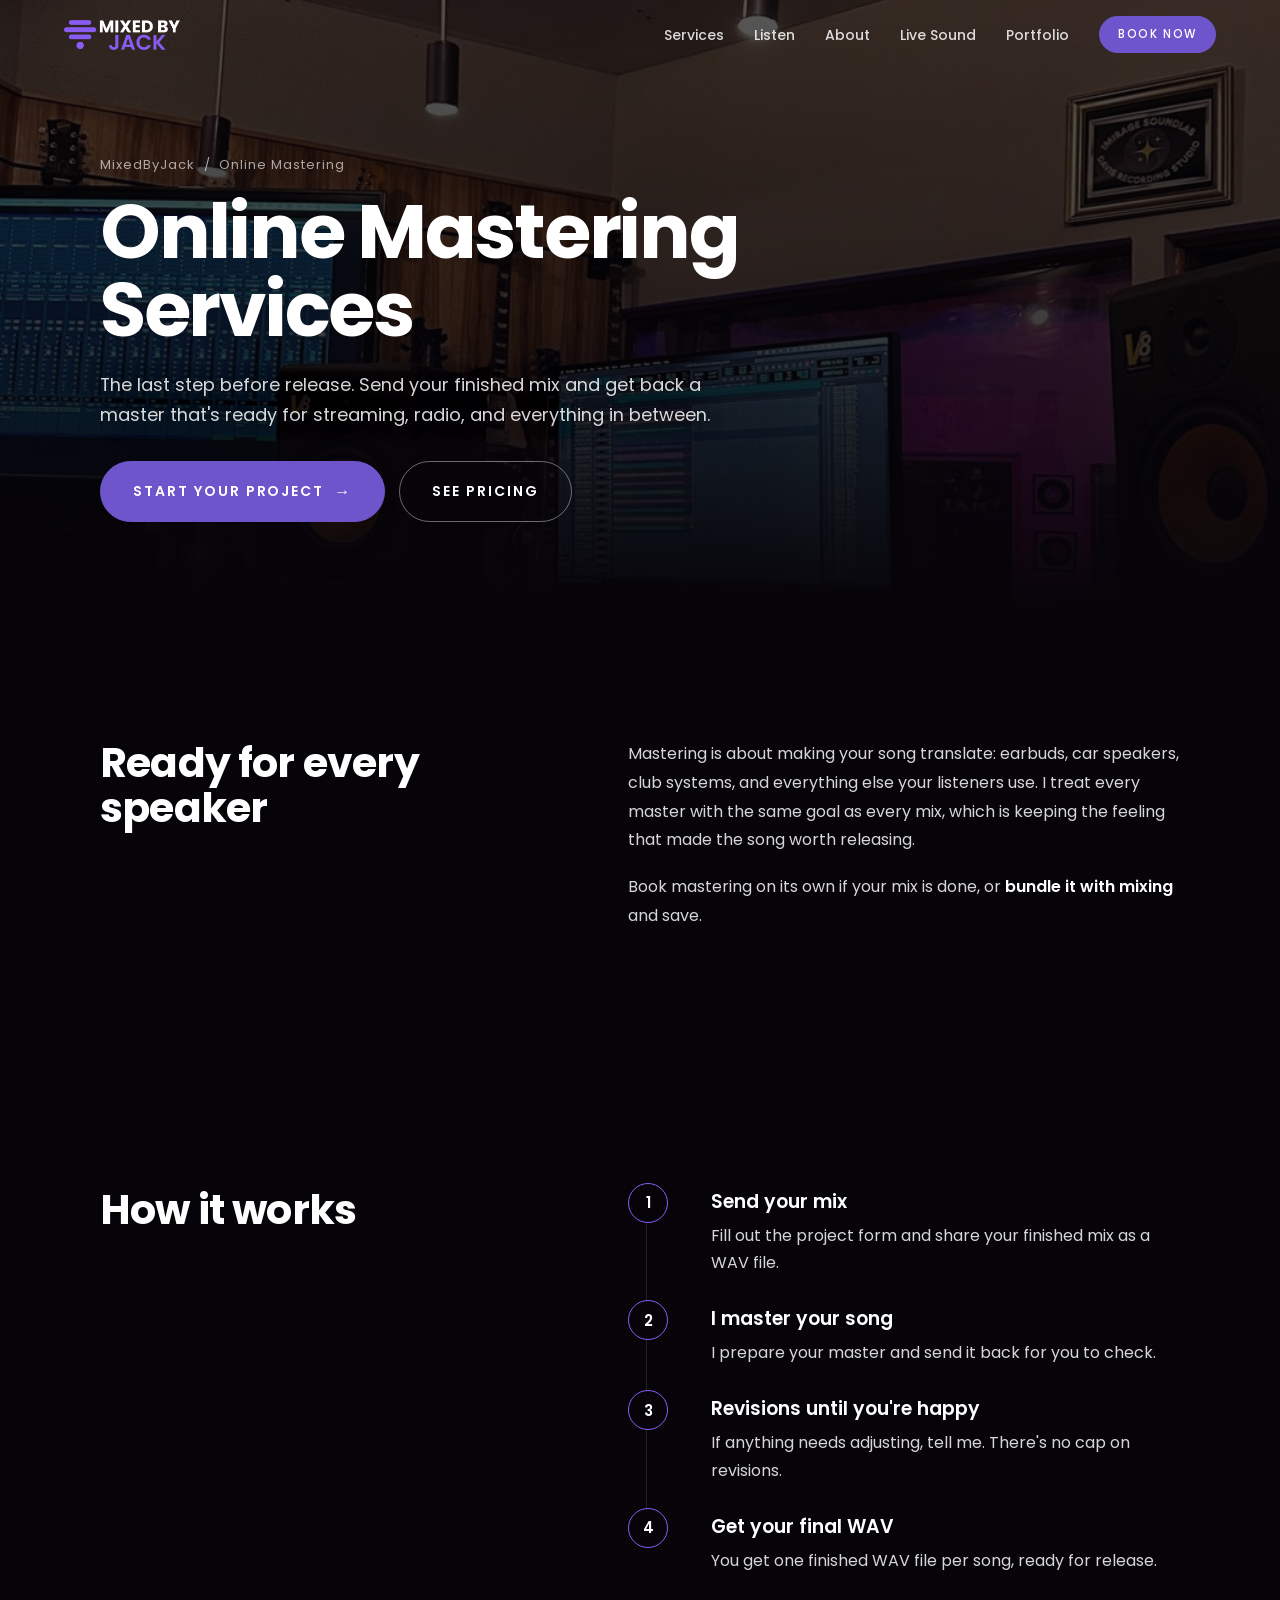
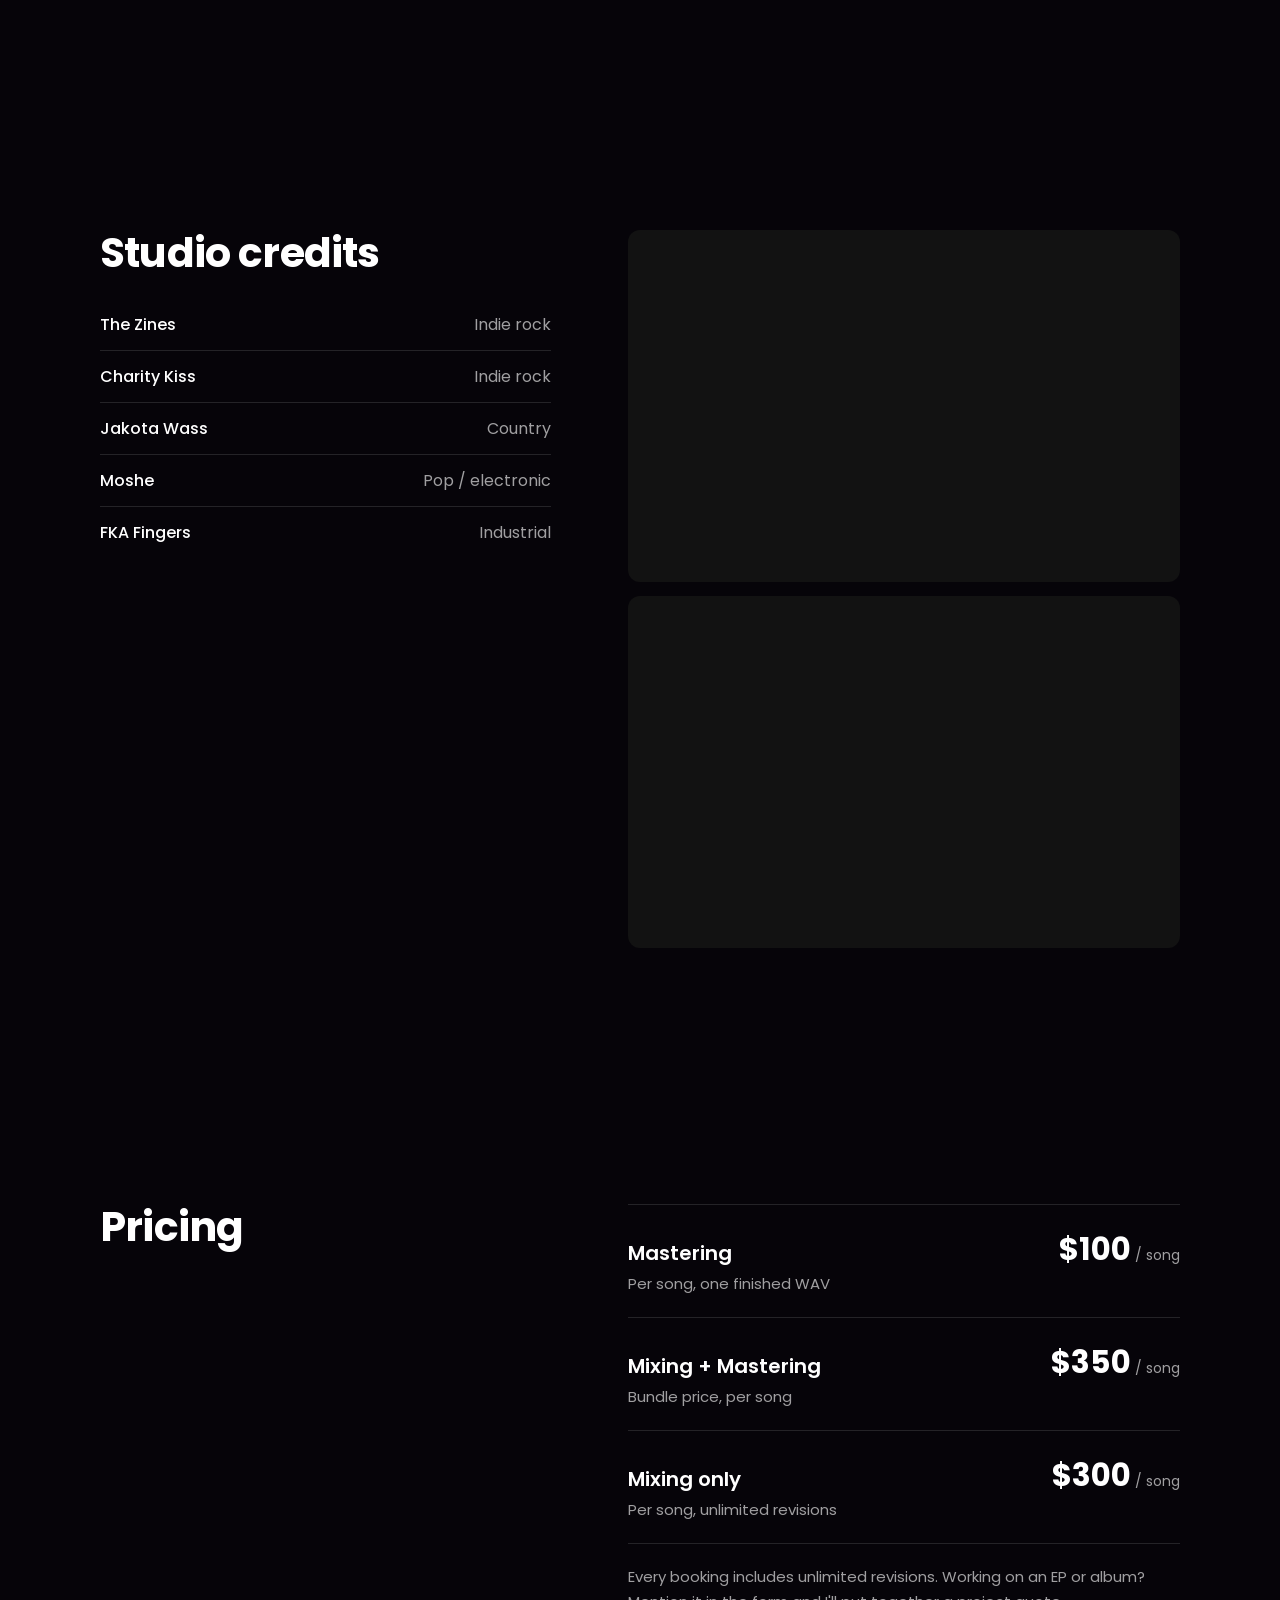
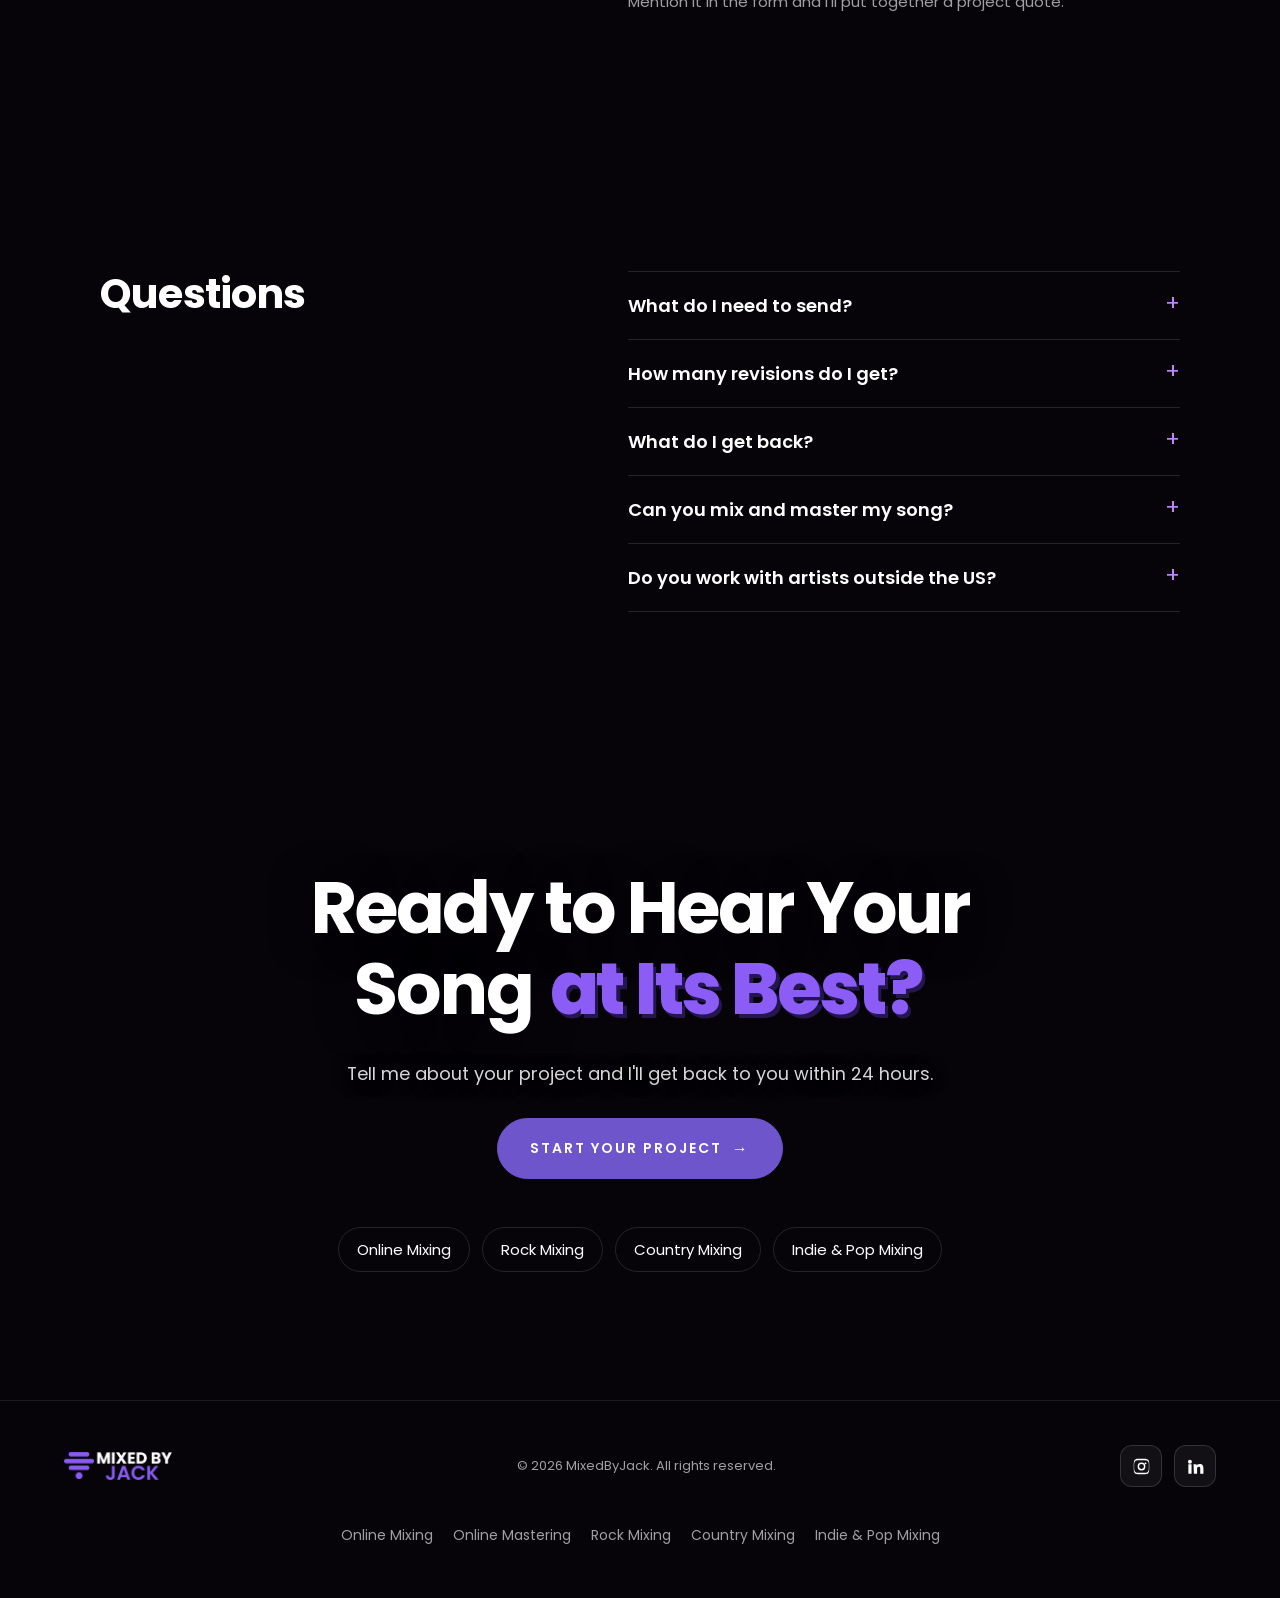
<file: online-mastering.html>
<!doctype html>
<html lang="en">
<head>
<meta charset="utf-8">
<meta name="viewport" content="width=device-width,initial-scale=1">
<title>Online Mastering Services | Song &amp; EP Mastering | MixedByJack</title>
<meta name="description" content="Online mastering by Jack Barrington. Send your finished mix as a WAV and get a release-ready master back. Bundle with mixing for a lower price.">
<link rel="canonical" href="https://www.mixedbyjack.net/online-mastering">
<meta name="robots" content="index, follow, max-image-preview:large">
<meta property="og:type" content="website">
<meta property="og:site_name" content="MixedByJack">
<meta property="og:url" content="https://www.mixedbyjack.net/online-mastering">
<meta property="og:title" content="Online Mastering Services | MixedByJack">
<meta property="og:description" content="Online mastering by Jack Barrington. Send your finished mix as a WAV and get a release-ready master back. Bundle with mixing for a lower price.">
<meta property="og:image" content="https://www.mixedbyjack.net/assets/og-image.jpg">
<meta name="twitter:card" content="summary_large_image">
<meta name="theme-color" content="#060409">
<link rel="icon" href="/assets/icon.svg" type="image/svg+xml">
<link rel="icon" href="/assets/favicon-48.png" sizes="48x48" type="image/png">
<link rel="apple-touch-icon" href="/assets/apple-touch-icon.png">
<link rel="preconnect" href="https://fonts.googleapis.com">
<link rel="preconnect" href="https://fonts.gstatic.com" crossorigin>
<link href="https://fonts.googleapis.com/css2?family=Poppins:ital,wght@0,400;0,500;0,600;0,700;1,400&display=swap" rel="stylesheet">
<link rel="stylesheet" href="/styles.css?v=202610232030">
<script src="/analytics.js?v=202610232030"></script>
<script type="application/ld+json">
{
  "@context": "https://schema.org",
  "@graph": [
    {
      "@type": "Service",
      "@id": "https://www.mixedbyjack.net/online-mastering#service",
      "name": "Online mastering",
      "serviceType": "Music mastering",
      "url": "https://www.mixedbyjack.net/online-mastering",
      "areaServed": {
        "@type": "Place",
        "name": "Worldwide"
      },
      "provider": {
        "@type": "ProfessionalService",
        "@id": "https://www.mixedbyjack.net/#business",
        "name": "MixedByJack",
        "url": "https://www.mixedbyjack.net/"
      },
      "description": "Online mastering by Jack Barrington. Send your finished mix as a WAV and get a release-ready master back. Bundle with mixing for a lower price.",
      "offers": [
        {
          "@type": "Offer",
          "price": "100",
          "priceCurrency": "USD",
          "description": "Mastering, per song"
        },
        {
          "@type": "Offer",
          "price": "350",
          "priceCurrency": "USD",
          "description": "Mixing and mastering bundle, per song"
        }
      ]
    },
    {
      "@type": "BreadcrumbList",
      "itemListElement": [
        {
          "@type": "ListItem",
          "position": 1,
          "name": "Home",
          "item": "https://www.mixedbyjack.net/"
        },
        {
          "@type": "ListItem",
          "position": 2,
          "name": "Online Mastering",
          "item": "https://www.mixedbyjack.net/online-mastering"
        }
      ]
    },
    {
      "@type": "FAQPage",
      "mainEntity": [
        {
          "@type": "Question",
          "name": "What do I need to send?",
          "acceptedAnswer": {
            "@type": "Answer",
            "text": "Your finished mix as a WAV file for each song."
          }
        },
        {
          "@type": "Question",
          "name": "How many revisions do I get?",
          "acceptedAnswer": {
            "@type": "Answer",
            "text": "As many as you need until you're happy with the master."
          }
        },
        {
          "@type": "Question",
          "name": "What do I get back?",
          "acceptedAnswer": {
            "@type": "Answer",
            "text": "One finished WAV file for each song."
          }
        },
        {
          "@type": "Question",
          "name": "Can you mix and master my song?",
          "acceptedAnswer": {
            "@type": "Answer",
            "text": "Yes. Mixing and mastering are booked separately, and they're cheaper when you bundle them together."
          }
        },
        {
          "@type": "Question",
          "name": "Do you work with artists outside the US?",
          "acceptedAnswer": {
            "@type": "Answer",
            "text": "Yes. Everything happens online, and I've worked with artists across six continents."
          }
        }
      ]
    }
  ]
}
</script>
</head>
<body>

<!-- ================= NAV ================= -->
<header class="nav" id="nav">
  <div class="nav-inner">
    <a class="logo" href="/" aria-label="MixedByJack home"><img src="/assets/logo-white.png" alt="Mixed By Jack"></a>
    <button class="nav-toggle" aria-label="Open menu" aria-expanded="false"><span></span><span></span><span></span></button>
    <ul class="nav-links">
      <li><a href="/#services">Services</a></li>
      <li><a href="/#listen">Listen</a></li>
      <li><a href="/#about">About</a></li>
      <li><a href="/#live">Live Sound</a></li>
      <li><a href="/#portfolio">Portfolio</a></li>
      <li><a href="#" class="btn" data-open-intake>Book Now</a></li>
    </ul>
  </div>
</header>

<main id="top">

<section class="page-hero" aria-label="Intro">
  <div class="bg-media" aria-hidden="true"><img src="/assets/mastering.jpg" alt=""></div>
  <div class="bg-shade" aria-hidden="true"></div>
  <div class="page-hero-inner">
    <p class="crumbs"><a href="/">MixedByJack</a> &nbsp;/&nbsp; Online Mastering</p>
    <h1>Online Mastering Services</h1>
    <p class="lede">The last step before release. Send your finished mix and get back a master that&#x27;s ready for streaming, radio, and everything in between.</p>
    <div class="hero-ctas">
      <a href="#" class="btn btn-lg" data-open-intake>Start Your Project <span class="arrow">→</span></a>
      <a href="#pricing" class="btn btn-lg btn-ghost">See Pricing</a>
    </div>
  </div>
</section>

<section class="section">
  <div class="page-body split">
    <h2 class="reveal">Ready for every speaker</h2>
    <div class="prose reveal"><p>Mastering is about making your song translate: earbuds, car speakers, club systems, and everything else your listeners use. I treat every master with the same goal as every mix, which is keeping the feeling that made the song worth releasing.</p><p>Book mastering on its own if your mix is done, or <strong>bundle it with mixing</strong> and save.</p></div>
  </div>
</section>

<section class="section" id="process">
  <div class="page-body split">
    <h2 class="reveal">How it works</h2>
    <ol class="steps reveal"><li><h3>Send your mix</h3><p>Fill out the project form and share your finished mix as a WAV file.</p></li><li><h3>I master your song</h3><p>I prepare your master and send it back for you to check.</p></li><li><h3>Revisions until you&#x27;re happy</h3><p>If anything needs adjusting, tell me. There&#x27;s no cap on revisions.</p></li><li><h3>Get your final WAV</h3><p>You get one finished WAV file per song, ready for release.</p></li></ol>
  </div>
</section>

<section class="section" id="work">
  <div class="page-body split">
    <div class="reveal">
      <h2>Studio credits</h2>
      <ul class="credits" style="margin-top:24px"><li><span>The Zines</span><span>Indie rock</span></li><li><span>Charity Kiss</span><span>Indie rock</span></li><li><span>Jakota Wass</span><span>Country</span></li><li><span>Moshe</span><span>Pop / electronic</span></li><li><span>FKA Fingers</span><span>Industrial</span></li></ul>
    </div>
    <div class="reveal"><div class="embeds"><iframe title="Four Ever by Charity Kiss on Spotify" src="https://open.spotify.com/embed/album/7y5wFGn7A2jJnb17vfEDU3?utm_source=generator" height="352" allow="autoplay; clipboard-write; encrypted-media; fullscreen; picture-in-picture" loading="lazy"></iframe><iframe title="The Zines by The Zines on Spotify" src="https://open.spotify.com/embed/album/1oE1qBCgJQDPARWsbunAj9?utm_source=generator" height="352" allow="autoplay; clipboard-write; encrypted-media; fullscreen; picture-in-picture" loading="lazy"></iframe></div></div>
  </div>
</section>

<section class="section" id="pricing">
  <div class="page-body split">
    <h2 class="reveal">Pricing</h2>
    <div class="reveal">
      <div class="prices"><div class="price-row"><div><h3>Mastering</h3><p>Per song, one finished WAV</p></div><span class="price">$100<small>/ song</small></span></div><div class="price-row"><div><h3>Mixing + Mastering</h3><p>Bundle price, per song</p></div><span class="price">$350<small>/ song</small></span></div><div class="price-row"><div><h3>Mixing only</h3><p>Per song, unlimited revisions</p></div><span class="price">$300<small>/ song</small></span></div></div>
      <p class="price-note">Every booking includes unlimited revisions. Working on an EP or album? Mention it in the form and I'll put together a project quote.</p>
    </div>
  </div>
</section>

<section class="section" id="faq">
  <div class="page-body split">
    <h2 class="reveal">Questions</h2>
    <div class="faq reveal"><details><summary>What do I need to send?</summary><p>Your finished mix as a WAV file for each song.</p></details><details><summary>How many revisions do I get?</summary><p>As many as you need until you're happy with the master.</p></details><details><summary>What do I get back?</summary><p>One finished WAV file for each song.</p></details><details><summary>Can you mix and master my song?</summary><p>Yes. Mixing and mastering are booked separately, and they're cheaper when you bundle them together.</p></details><details><summary>Do you work with artists outside the US?</summary><p>Yes. Everything happens online, and I've worked with artists across six continents.</p></details></div>
  </div>
</section>

<section class="section page-cta-section">
  <div class="page-cta reveal">
    <h2 class="h2">Ready to Hear Your Song <span class="accent">at Its Best?</span></h2>
    <p class="lede">Tell me about your project and I'll get back to you within 24 hours.</p>
    <a href="#" class="btn btn-lg" data-open-intake>Start Your Project <span class="arrow">→</span></a>
    <div class="more-links" style="justify-content:center;margin-top:48px"><a href="/online-mixing">Online Mixing</a><a href="/rock-mixing">Rock Mixing</a><a href="/country-mixing">Country Mixing</a><a href="/indie-pop-mixing">Indie &amp; Pop Mixing</a></div>
  </div>
</section>

</main>

<footer class="footer">
  <div class="footer-inner">
    <a class="logo" href="/" aria-label="Back to top"><img src="/assets/logo-white.png" alt="Mixed By Jack"></a>
    <small>&copy; <span id="year"></span> MixedByJack. All rights reserved.</small>
    <div class="socials">
      <a class="social" href="https://www.instagram.com/mixed.by.jack" target="_blank" rel="noopener" aria-label="Instagram">
        <svg viewBox="0 0 24 24"><path d="M12 2.2c3.2 0 3.6 0 4.8.1 1.2.1 1.8.2 2.2.4.6.2 1 .5 1.4.9.4.4.7.8.9 1.4.2.4.4 1 .4 2.2.1 1.3.1 1.6.1 4.8s0 3.6-.1 4.8c-.1 1.2-.2 1.8-.4 2.2-.2.6-.5 1-.9 1.4-.4.4-.8.7-1.4.9-.4.2-1 .4-2.2.4-1.3.1-1.6.1-4.8.1s-3.6 0-4.8-.1c-1.2-.1-1.8-.2-2.2-.4-.6-.2-1-.5-1.4-.9-.4-.4-.7-.8-.9-1.4-.2-.4-.4-1-.4-2.2C2.2 15.6 2.2 15.2 2.2 12s0-3.6.1-4.8c.1-1.2.2-1.8.4-2.2.2-.6.5-1 .9-1.4.4-.4.8-.7 1.4-.9.4-.2 1-.4 2.2-.4C8.4 2.2 8.8 2.2 12 2.2zm0 1.8c-3.1 0-3.5 0-4.7.1-1.1.1-1.7.2-2.1.4-.5.2-.9.4-1.2.8-.4.4-.6.7-.8 1.2-.2.4-.3 1-.4 2.1C2.7 9.8 2.7 10.2 2.7 12s0 2.2.1 3.4c.1 1.1.2 1.7.4 2.1.2.5.4.9.8 1.2.4.4.7.6 1.2.8.4.2 1 .3 2.1.4 1.2.1 1.6.1 4.7.1s3.5 0 4.7-.1c1.1-.1 1.7-.2 2.1-.4.5-.2.9-.4 1.2-.8.4-.4.6-.7.8-1.2.2-.4.3-1 .4-2.1.1-1.2.1-1.6.1-3.4s0-2.2-.1-3.4c-.1-1.1-.2-1.7-.4-2.1-.2-.5-.4-.9-.8-1.2-.4-.4-.7-.6-1.2-.8-.4-.2-1-.3-2.1-.4C15.5 4 15.1 4 12 4zm0 3.1a4.9 4.9 0 110 9.8 4.9 4.9 0 010-9.8zm0 8a3.1 3.1 0 100-6.2 3.1 3.1 0 000 6.2zm5.1-8.3a1.15 1.15 0 110 2.3 1.15 1.15 0 010-2.3z"/></svg>
      </a>
      <a class="social" href="https://www.linkedin.com/in/jack-barrington/" target="_blank" rel="noopener" aria-label="LinkedIn">
        <svg viewBox="0 0 24 24"><path d="M4.98 3.5a2.5 2.5 0 11-.02 5 2.5 2.5 0 01.02-5zM3 9h4v12H3zM9.5 9h3.8v1.7h.1c.5-1 1.8-2 3.8-2 4 0 4.8 2.6 4.8 6V21h-4v-5.6c0-1.3 0-3-1.9-3s-2.1 1.4-2.1 2.9V21h-4z"/></svg>
      </a>
    </div>
    <nav class="footer-links" aria-label="Services"><a href="/online-mixing">Online Mixing</a><a href="/online-mastering">Online Mastering</a><a href="/rock-mixing">Rock Mixing</a><a href="/country-mixing">Country Mixing</a><a href="/indie-pop-mixing">Indie &amp; Pop Mixing</a></nav>
  </div>
</footer>

<!-- ================= INTAKE MODAL ================= -->
<div class="modal" id="intake" role="dialog" aria-modal="true" aria-labelledby="intake-title">
  <div class="modal-panel">
    <button class="modal-close" type="button" aria-label="Close" data-close-intake>&times;</button>
    <h2 id="intake-title">From Rough Demo to <span class="accent">Release Ready</span></h2>
    <p class="sub">Tell me about your project and I'll get back to you with next steps.</p>

    <form class="form" id="intake-form" novalidate>
      <input type="text" name="website" tabindex="-1" autocomplete="off" aria-hidden="true" style="position:absolute;left:-9999px;opacity:0;height:0;width:0">
      <div class="row-2">
        <div class="field" data-required>
          <label for="f-first">First name <span class="req">*</span></label>
          <input class="input" id="f-first" name="first_name" type="text" autocomplete="given-name" placeholder="Your first name">
          <div class="err">Please enter your first name.</div>
        </div>
        <div class="field" data-required>
          <label for="f-artist">Artist / band name <span class="req">*</span></label>
          <input class="input" id="f-artist" name="artist_name" type="text" placeholder="Who's the music by?">
          <div class="err">Please enter your artist or band name.</div>
        </div>
      </div>

      <div class="field" data-required data-type="email">
        <label for="f-email">Email <span class="req">*</span></label>
        <input class="input" id="f-email" name="email" type="email" autocomplete="email" placeholder="you@email.com">
        <div class="err">Please enter a valid email address.</div>
      </div>

      <div class="field" data-required data-type="choice">
        <span class="label" id="f-type-label">Project type <span class="req">*</span></span>
        <div class="choice-group" role="radiogroup" aria-labelledby="f-type-label">
          <label class="choice"><input type="radio" name="project_type" value="Single"><span>Single</span></label>
          <label class="choice"><input type="radio" name="project_type" value="EP"><span>EP</span></label>
          <label class="choice"><input type="radio" name="project_type" value="Album"><span>Album</span></label>
        </div>
        <div class="err">Please choose a project type.</div>
      </div>

      <div class="field">
        <label for="f-desc">Tell me about your project <span class="opt">(optional)</span></label>
        <textarea class="textarea" id="f-desc" name="project_description" placeholder="Genre, number of songs, timeline, what you're going for..."></textarea>
      </div>

      <div class="field">
        <label for="f-notes">References or anything else <span class="opt">(optional)</span></label>
        <textarea class="textarea" id="f-notes" name="additional_notes" placeholder="Reference tracks, artists you love the sound of, questions..."></textarea>
      </div>

      <div class="field">
        <label for="f-link">Link to your music <span class="opt">(optional)</span></label>
        <input class="input" id="f-link" name="file_link" type="url" placeholder="Dropbox, Google Drive, or WeTransfer link to demos or stems">
      </div>

      <div class="field">
        <label for="f-heard">How did you hear about me? <span class="opt">(optional)</span></label>
        <select class="input select" id="f-heard" name="heard_about">
          <option value="">Choose one</option>
          <option>Instagram</option>
          <option>Facebook</option>
          <option>Google search</option>
          <option>YouTube</option>
          <option>Saw me work a show</option>
          <option>A friend or another artist</option>
          <option>Other</option>
        </select>
      </div>

      <button class="btn btn-lg" type="submit" id="f-submit">Send My Project <span class="arrow">→</span></button>
      <p class="form-note">No commitment. I'll reply by email.</p>
    </form>

    <div class="success" role="status" aria-live="polite">
      <div class="check"><svg viewBox="0 0 24 24"><path d="M5 12.5l4.5 4.5L19 7.5"/></svg></div>
      <h3>Got it<span id="success-name"></span>!</h3>
      <p>Thanks for sending your project over. I'll be in touch by email soon.</p>
      <button class="btn" type="button" style="margin-top:24px" data-close-intake>Back to the Site</button>
    </div>
  </div>
</div>

<!-- ================= CONTACT MODAL ================= -->
<div class="modal" id="contact" role="dialog" aria-modal="true" aria-labelledby="contact-title">
  <div class="modal-panel">
    <button class="modal-close" type="button" aria-label="Close" data-close-contact>&times;</button>
    <h2 id="contact-title">Get in <span class="accent">Touch</span></h2>
    <p class="sub">Questions, live bookings, or anything else. Send me a message and I'll get back to you.</p>
    <form class="form" id="contact-form" novalidate>
      <input type="text" name="website" tabindex="-1" autocomplete="off" aria-hidden="true" style="position:absolute;left:-9999px;opacity:0;height:0;width:0">
      <div class="row-2">
        <div class="field" data-required>
          <label for="c-name">Name <span class="req">*</span></label>
          <input class="input" id="c-name" name="name" type="text" autocomplete="name" placeholder="Your name">
          <div class="err">Please enter your name.</div>
        </div>
        <div class="field" data-required data-type="email">
          <label for="c-email">Email <span class="req">*</span></label>
          <input class="input" id="c-email" name="email" type="email" autocomplete="email" placeholder="you@email.com">
          <div class="err">Please enter a valid email address.</div>
        </div>
      </div>
      <div class="field" data-required data-type="text">
        <label for="c-msg">Message <span class="req">*</span></label>
        <textarea class="textarea" id="c-msg" name="message" placeholder="What's on your mind?"></textarea>
        <div class="err">Please write a message.</div>
      </div>
      <div class="field">
        <label for="c-heard">How did you hear about me? <span class="opt">(optional)</span></label>
        <select class="input select" id="c-heard" name="heard_about">
          <option value="">Choose one</option>
          <option>Instagram</option>
          <option>Facebook</option>
          <option>Google search</option>
          <option>YouTube</option>
          <option>Saw me work a show</option>
          <option>A friend or another artist</option>
          <option>Other</option>
        </select>
      </div>
      <button class="btn btn-lg" type="submit" id="c-submit">Send Message <span class="arrow">→</span></button>
    </form>
    <div class="success" role="status" aria-live="polite">
      <div class="check"><svg viewBox="0 0 24 24"><path d="M5 12.5l4.5 4.5L19 7.5"/></svg></div>
      <h3>Thanks<span id="c-success-name"></span>!</h3>
      <p>Your message is on its way. I'll get back to you soon.</p>
      <button class="btn" type="button" style="margin-top:24px" data-close-contact>Back to the Site</button>
    </div>
  </div>
</div>

<script src="/main.js?v=202610232030"></script>
</body>
</html>
</file>
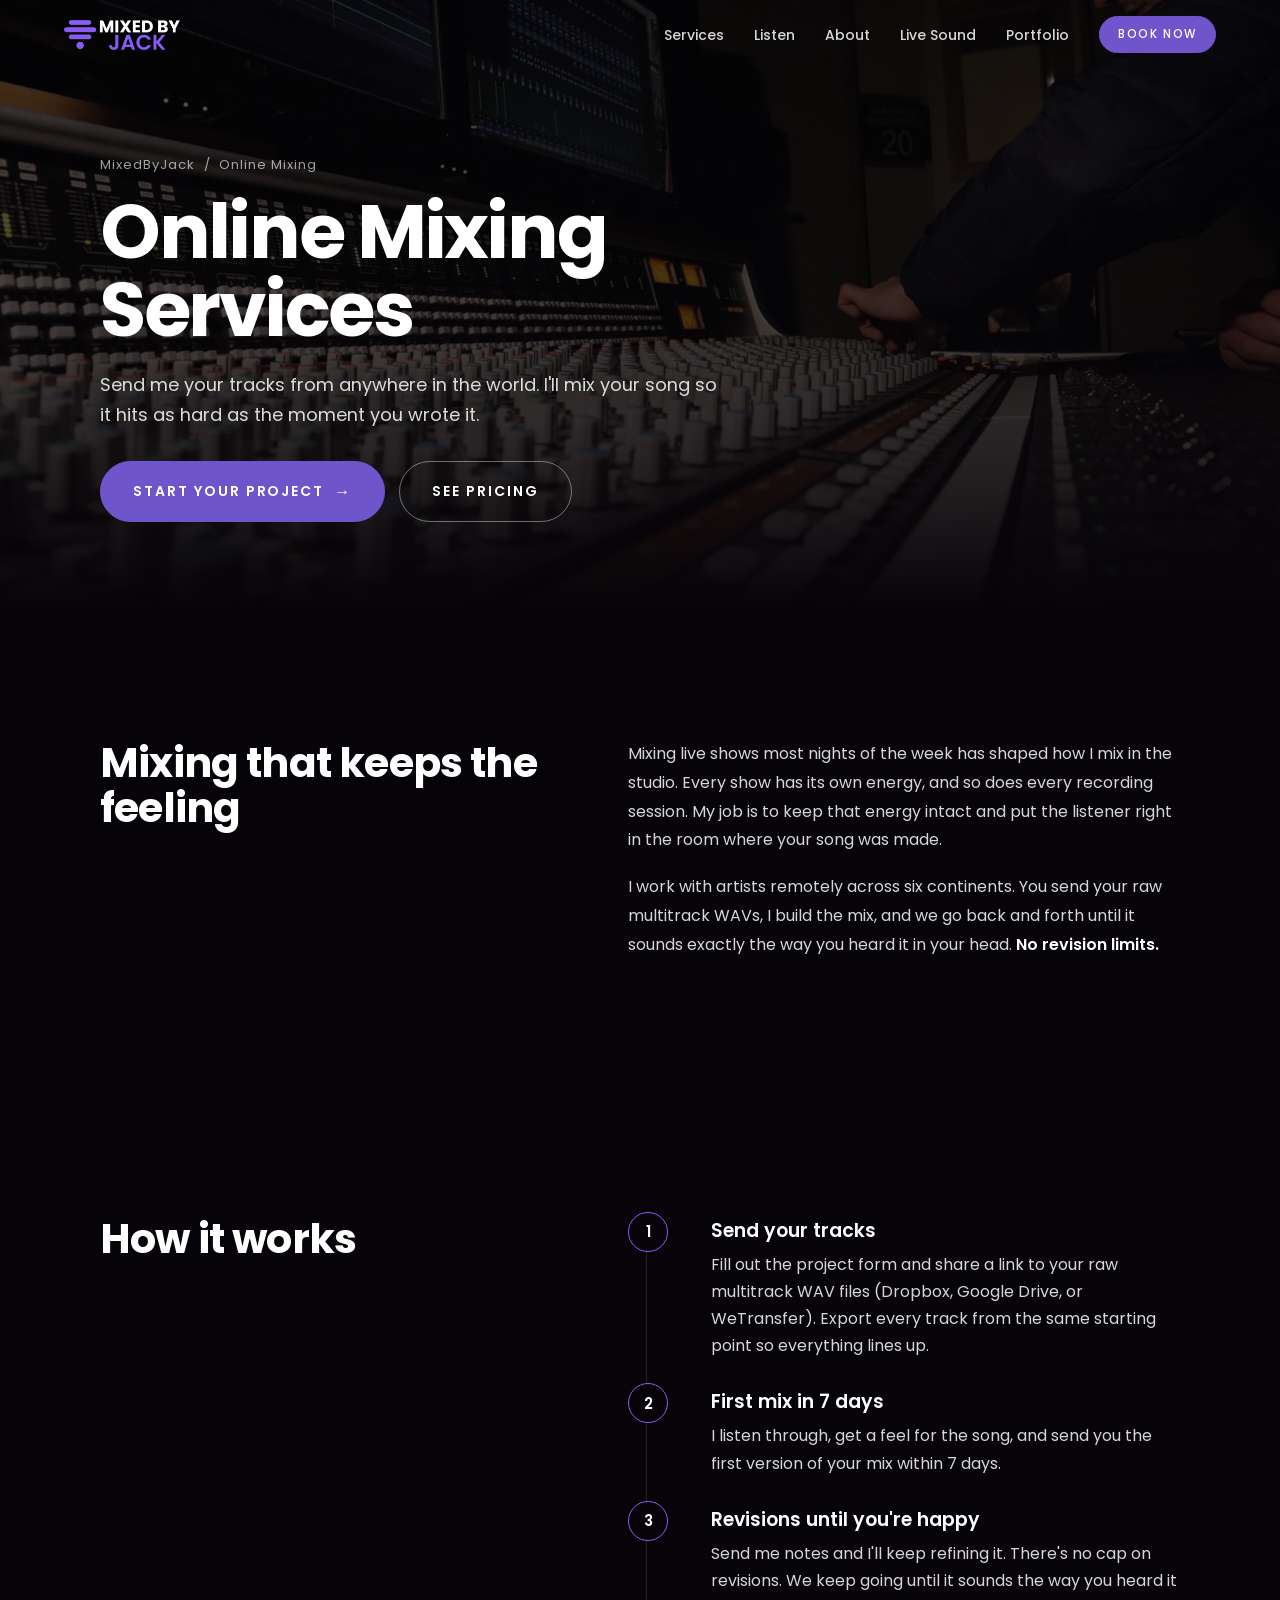
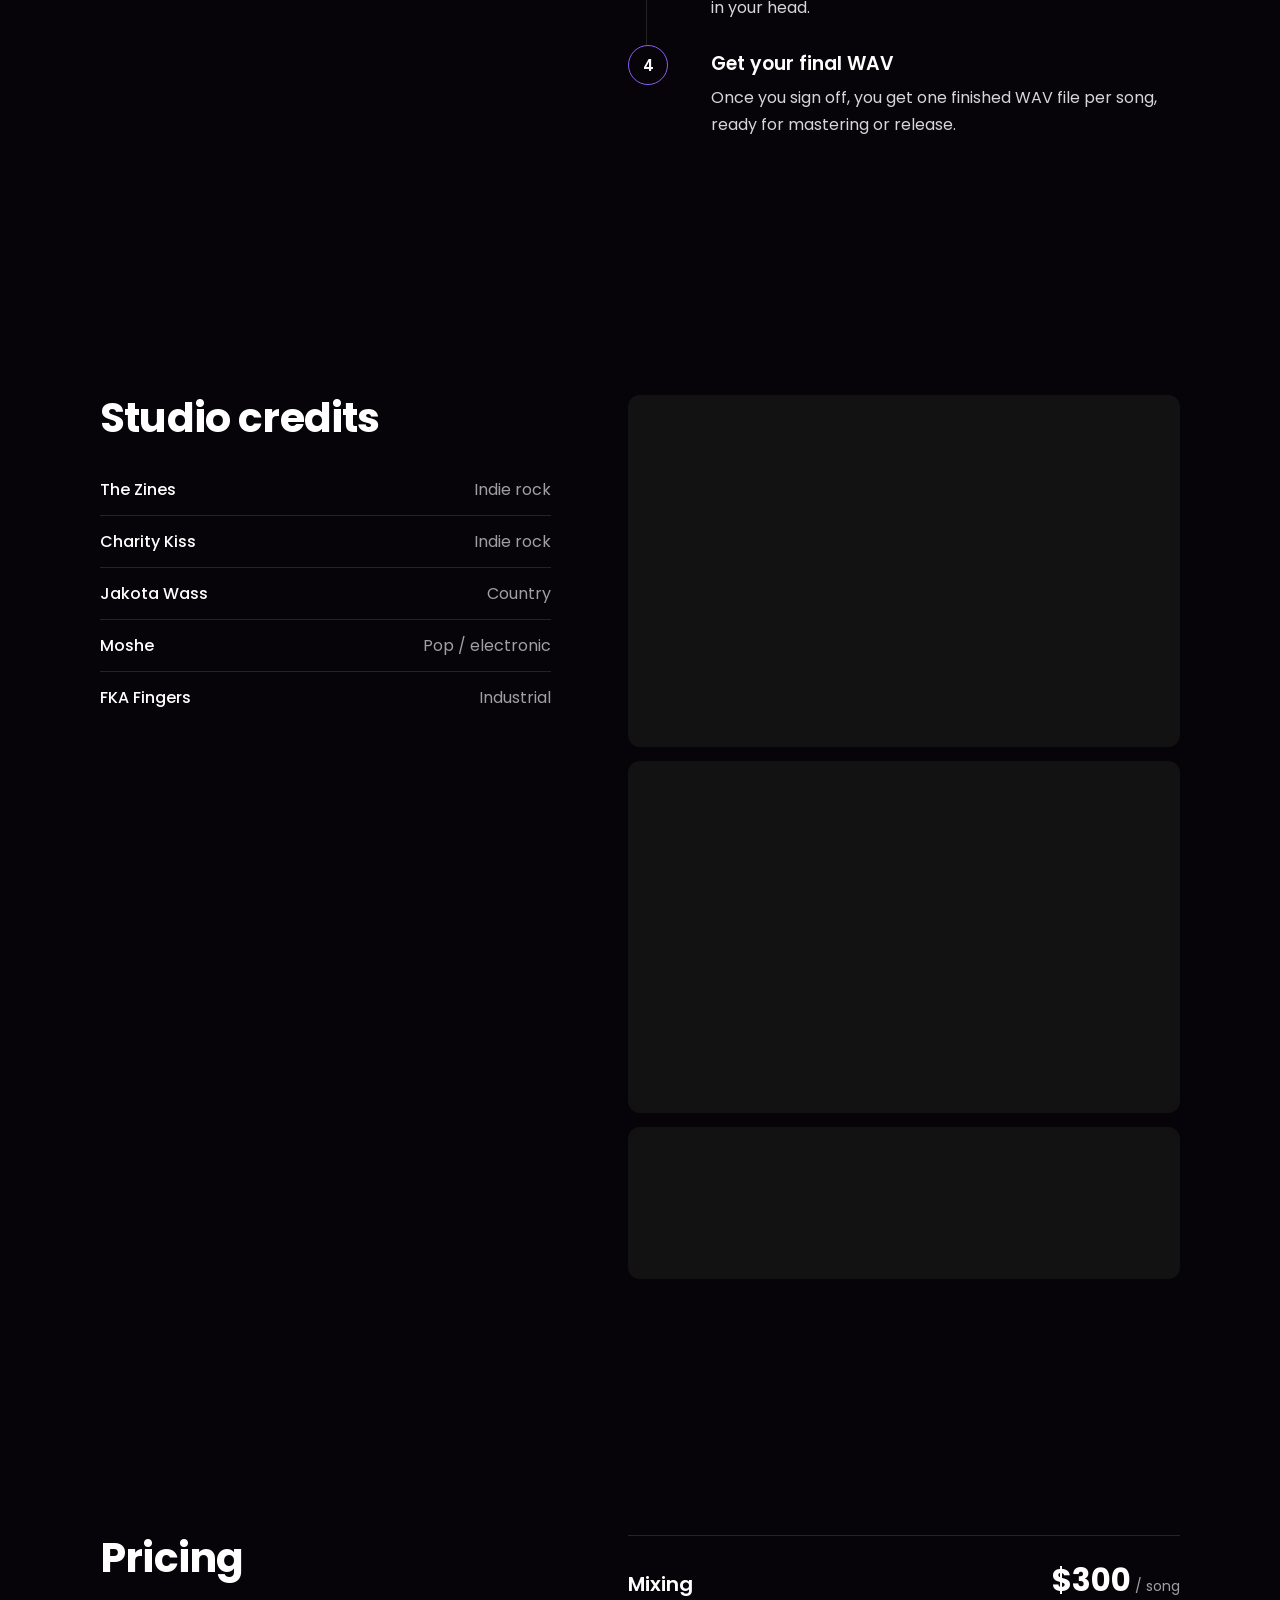
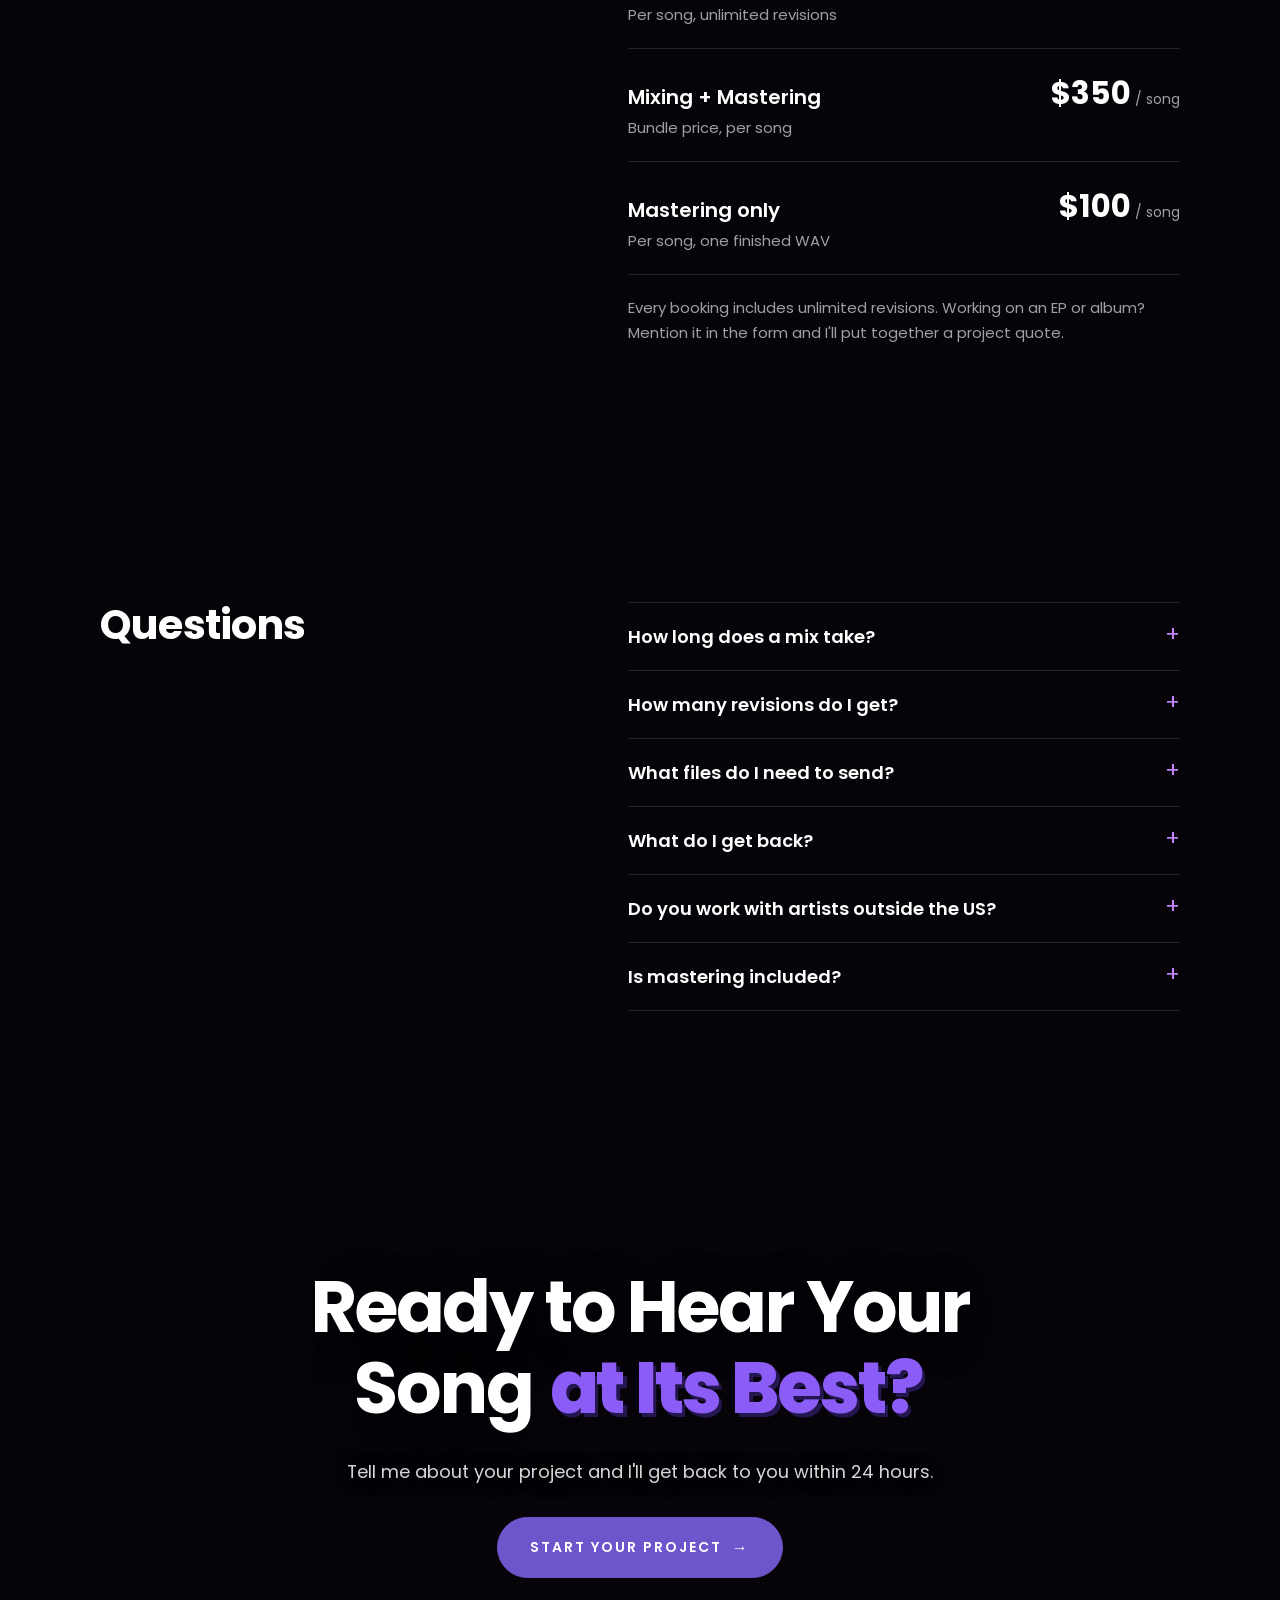
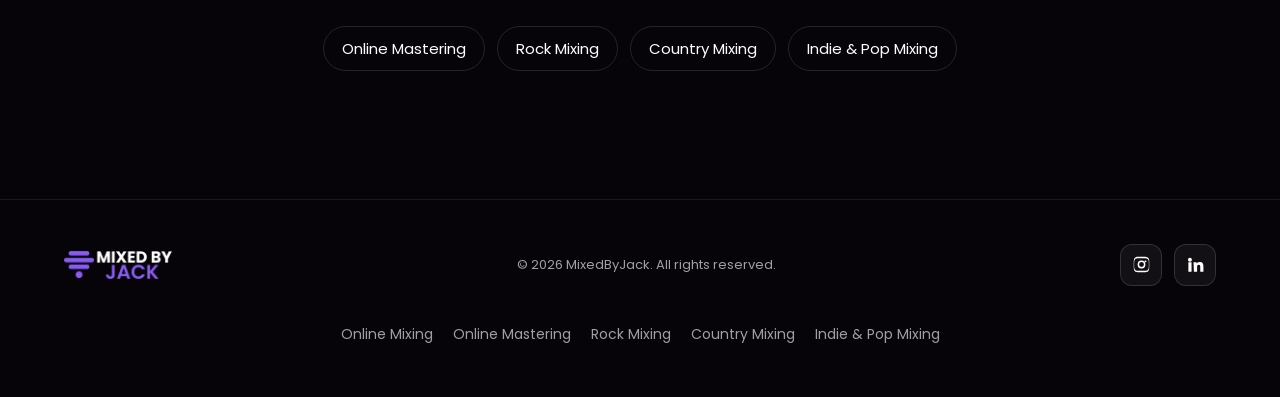
<file: online-mixing.html>
<!doctype html>
<html lang="en">
<head>
<meta charset="utf-8">
<meta name="viewport" content="width=device-width,initial-scale=1">
<title>Online Mixing Services | Professional Song Mixing | MixedByJack</title>
<meta name="description" content="Send your multitrack WAVs from anywhere and get a professional mix from Jack Barrington. First mix in 7 days and unlimited revisions. Trusted by artists on six continents.">
<link rel="canonical" href="https://www.mixedbyjack.net/online-mixing">
<meta name="robots" content="index, follow, max-image-preview:large">
<meta property="og:type" content="website">
<meta property="og:site_name" content="MixedByJack">
<meta property="og:url" content="https://www.mixedbyjack.net/online-mixing">
<meta property="og:title" content="Online Mixing Services | MixedByJack">
<meta property="og:description" content="Send your multitrack WAVs from anywhere and get a professional mix from Jack Barrington. First mix in 7 days and unlimited revisions. Trusted by artists on six continents.">
<meta property="og:image" content="https://www.mixedbyjack.net/assets/og-image.jpg">
<meta name="twitter:card" content="summary_large_image">
<meta name="theme-color" content="#060409">
<link rel="icon" href="/assets/icon.svg" type="image/svg+xml">
<link rel="icon" href="/assets/favicon-48.png" sizes="48x48" type="image/png">
<link rel="apple-touch-icon" href="/assets/apple-touch-icon.png">
<link rel="preconnect" href="https://fonts.googleapis.com">
<link rel="preconnect" href="https://fonts.gstatic.com" crossorigin>
<link href="https://fonts.googleapis.com/css2?family=Poppins:ital,wght@0,400;0,500;0,600;0,700;1,400&display=swap" rel="stylesheet">
<link rel="stylesheet" href="/styles.css?v=202610232030">
<script src="/analytics.js?v=202610232030"></script>
<script type="application/ld+json">
{
  "@context": "https://schema.org",
  "@graph": [
    {
      "@type": "Service",
      "@id": "https://www.mixedbyjack.net/online-mixing#service",
      "name": "Online mixing",
      "serviceType": "Music mixing",
      "url": "https://www.mixedbyjack.net/online-mixing",
      "areaServed": {
        "@type": "Place",
        "name": "Worldwide"
      },
      "provider": {
        "@type": "ProfessionalService",
        "@id": "https://www.mixedbyjack.net/#business",
        "name": "MixedByJack",
        "url": "https://www.mixedbyjack.net/"
      },
      "description": "Send your multitrack WAVs from anywhere and get a professional mix from Jack Barrington. First mix in 7 days and unlimited revisions. Trusted by artists on six continents.",
      "offers": [
        {
          "@type": "Offer",
          "price": "300",
          "priceCurrency": "USD",
          "description": "Mixing, per song"
        },
        {
          "@type": "Offer",
          "price": "350",
          "priceCurrency": "USD",
          "description": "Mixing and mastering bundle, per song"
        }
      ]
    },
    {
      "@type": "BreadcrumbList",
      "itemListElement": [
        {
          "@type": "ListItem",
          "position": 1,
          "name": "Home",
          "item": "https://www.mixedbyjack.net/"
        },
        {
          "@type": "ListItem",
          "position": 2,
          "name": "Online Mixing",
          "item": "https://www.mixedbyjack.net/online-mixing"
        }
      ]
    },
    {
      "@type": "FAQPage",
      "mainEntity": [
        {
          "@type": "Question",
          "name": "How long does a mix take?",
          "acceptedAnswer": {
            "@type": "Answer",
            "text": "You'll get the first version of your mix within 7 days of sending your files."
          }
        },
        {
          "@type": "Question",
          "name": "How many revisions do I get?",
          "acceptedAnswer": {
            "@type": "Answer",
            "text": "As many as you need. I'll keep making changes until you're happy with the mix."
          }
        },
        {
          "@type": "Question",
          "name": "What files do I need to send?",
          "acceptedAnswer": {
            "@type": "Answer",
            "text": "All of your raw multitrack files as WAVs, exported from the same starting point so they line up. You can share them through Dropbox, Google Drive, or WeTransfer."
          }
        },
        {
          "@type": "Question",
          "name": "What do I get back?",
          "acceptedAnswer": {
            "@type": "Answer",
            "text": "One finished WAV file for each song."
          }
        },
        {
          "@type": "Question",
          "name": "Do you work with artists outside the US?",
          "acceptedAnswer": {
            "@type": "Answer",
            "text": "Yes. Everything happens online, and I've worked with artists across six continents."
          }
        },
        {
          "@type": "Question",
          "name": "Is mastering included?",
          "acceptedAnswer": {
            "@type": "Answer",
            "text": "Mixing and mastering are booked separately, but they're cheaper when you bundle them together."
          }
        }
      ]
    }
  ]
}
</script>
</head>
<body>

<!-- ================= NAV ================= -->
<header class="nav" id="nav">
  <div class="nav-inner">
    <a class="logo" href="/" aria-label="MixedByJack home"><img src="/assets/logo-white.png" alt="Mixed By Jack"></a>
    <button class="nav-toggle" aria-label="Open menu" aria-expanded="false"><span></span><span></span><span></span></button>
    <ul class="nav-links">
      <li><a href="/#services">Services</a></li>
      <li><a href="/#listen">Listen</a></li>
      <li><a href="/#about">About</a></li>
      <li><a href="/#live">Live Sound</a></li>
      <li><a href="/#portfolio">Portfolio</a></li>
      <li><a href="#" class="btn" data-open-intake>Book Now</a></li>
    </ul>
  </div>
</header>

<main id="top">

<section class="page-hero" aria-label="Intro">
  <div class="bg-media" aria-hidden="true"><img src="/assets/mixing.jpg" alt=""></div>
  <div class="bg-shade" aria-hidden="true"></div>
  <div class="page-hero-inner">
    <p class="crumbs"><a href="/">MixedByJack</a> &nbsp;/&nbsp; Online Mixing</p>
    <h1>Online Mixing Services</h1>
    <p class="lede">Send me your tracks from anywhere in the world. I&#x27;ll mix your song so it hits as hard as the moment you wrote it.</p>
    <div class="hero-ctas">
      <a href="#" class="btn btn-lg" data-open-intake>Start Your Project <span class="arrow">→</span></a>
      <a href="#pricing" class="btn btn-lg btn-ghost">See Pricing</a>
    </div>
  </div>
</section>

<section class="section">
  <div class="page-body split">
    <h2 class="reveal">Mixing that keeps the feeling</h2>
    <div class="prose reveal"><p>Mixing live shows most nights of the week has shaped how I mix in the studio. Every show has its own energy, and so does every recording session. My job is to keep that energy intact and put the listener right in the room where your song was made.</p><p>I work with artists remotely across six continents. You send your raw multitrack WAVs, I build the mix, and we go back and forth until it sounds exactly the way you heard it in your head. <strong>No revision limits.</strong></p></div>
  </div>
</section>

<section class="section" id="process">
  <div class="page-body split">
    <h2 class="reveal">How it works</h2>
    <ol class="steps reveal"><li><h3>Send your tracks</h3><p>Fill out the project form and share a link to your raw multitrack WAV files (Dropbox, Google Drive, or WeTransfer). Export every track from the same starting point so everything lines up.</p></li><li><h3>First mix in 7 days</h3><p>I listen through, get a feel for the song, and send you the first version of your mix within 7 days.</p></li><li><h3>Revisions until you&#x27;re happy</h3><p>Send me notes and I&#x27;ll keep refining it. There&#x27;s no cap on revisions. We keep going until it sounds the way you heard it in your head.</p></li><li><h3>Get your final WAV</h3><p>Once you sign off, you get one finished WAV file per song, ready for mastering or release.</p></li></ol>
  </div>
</section>

<section class="section" id="work">
  <div class="page-body split">
    <div class="reveal">
      <h2>Studio credits</h2>
      <ul class="credits" style="margin-top:24px"><li><span>The Zines</span><span>Indie rock</span></li><li><span>Charity Kiss</span><span>Indie rock</span></li><li><span>Jakota Wass</span><span>Country</span></li><li><span>Moshe</span><span>Pop / electronic</span></li><li><span>FKA Fingers</span><span>Industrial</span></li></ul>
    </div>
    <div class="reveal"><div class="embeds"><iframe title="The Zines by The Zines on Spotify" src="https://open.spotify.com/embed/album/1oE1qBCgJQDPARWsbunAj9?utm_source=generator" height="352" allow="autoplay; clipboard-write; encrypted-media; fullscreen; picture-in-picture" loading="lazy"></iframe><iframe title="Four Ever by Charity Kiss on Spotify" src="https://open.spotify.com/embed/album/7y5wFGn7A2jJnb17vfEDU3?utm_source=generator" height="352" allow="autoplay; clipboard-write; encrypted-media; fullscreen; picture-in-picture" loading="lazy"></iframe><iframe title="Afterglow by Moshe on Spotify" src="https://open.spotify.com/embed/track/5AKsgfSMQgeQwxDvPoNpX8?utm_source=generator" height="152" allow="autoplay; clipboard-write; encrypted-media; fullscreen; picture-in-picture" loading="lazy"></iframe></div></div>
  </div>
</section>

<section class="section" id="pricing">
  <div class="page-body split">
    <h2 class="reveal">Pricing</h2>
    <div class="reveal">
      <div class="prices"><div class="price-row"><div><h3>Mixing</h3><p>Per song, unlimited revisions</p></div><span class="price">$300<small>/ song</small></span></div><div class="price-row"><div><h3>Mixing + Mastering</h3><p>Bundle price, per song</p></div><span class="price">$350<small>/ song</small></span></div><div class="price-row"><div><h3>Mastering only</h3><p>Per song, one finished WAV</p></div><span class="price">$100<small>/ song</small></span></div></div>
      <p class="price-note">Every booking includes unlimited revisions. Working on an EP or album? Mention it in the form and I'll put together a project quote.</p>
    </div>
  </div>
</section>

<section class="section" id="faq">
  <div class="page-body split">
    <h2 class="reveal">Questions</h2>
    <div class="faq reveal"><details><summary>How long does a mix take?</summary><p>You'll get the first version of your mix within 7 days of sending your files.</p></details><details><summary>How many revisions do I get?</summary><p>As many as you need. I'll keep making changes until you're happy with the mix.</p></details><details><summary>What files do I need to send?</summary><p>All of your raw multitrack files as WAVs, exported from the same starting point so they line up. You can share them through Dropbox, Google Drive, or WeTransfer.</p></details><details><summary>What do I get back?</summary><p>One finished WAV file for each song.</p></details><details><summary>Do you work with artists outside the US?</summary><p>Yes. Everything happens online, and I've worked with artists across six continents.</p></details><details><summary>Is mastering included?</summary><p>Mixing and mastering are booked separately, but they're cheaper when you bundle them together.</p></details></div>
  </div>
</section>

<section class="section page-cta-section">
  <div class="page-cta reveal">
    <h2 class="h2">Ready to Hear Your Song <span class="accent">at Its Best?</span></h2>
    <p class="lede">Tell me about your project and I'll get back to you within 24 hours.</p>
    <a href="#" class="btn btn-lg" data-open-intake>Start Your Project <span class="arrow">→</span></a>
    <div class="more-links" style="justify-content:center;margin-top:48px"><a href="/online-mastering">Online Mastering</a><a href="/rock-mixing">Rock Mixing</a><a href="/country-mixing">Country Mixing</a><a href="/indie-pop-mixing">Indie &amp; Pop Mixing</a></div>
  </div>
</section>

</main>

<footer class="footer">
  <div class="footer-inner">
    <a class="logo" href="/" aria-label="Back to top"><img src="/assets/logo-white.png" alt="Mixed By Jack"></a>
    <small>&copy; <span id="year"></span> MixedByJack. All rights reserved.</small>
    <div class="socials">
      <a class="social" href="https://www.instagram.com/mixed.by.jack" target="_blank" rel="noopener" aria-label="Instagram">
        <svg viewBox="0 0 24 24"><path d="M12 2.2c3.2 0 3.6 0 4.8.1 1.2.1 1.8.2 2.2.4.6.2 1 .5 1.4.9.4.4.7.8.9 1.4.2.4.4 1 .4 2.2.1 1.3.1 1.6.1 4.8s0 3.6-.1 4.8c-.1 1.2-.2 1.8-.4 2.2-.2.6-.5 1-.9 1.4-.4.4-.8.7-1.4.9-.4.2-1 .4-2.2.4-1.3.1-1.6.1-4.8.1s-3.6 0-4.8-.1c-1.2-.1-1.8-.2-2.2-.4-.6-.2-1-.5-1.4-.9-.4-.4-.7-.8-.9-1.4-.2-.4-.4-1-.4-2.2C2.2 15.6 2.2 15.2 2.2 12s0-3.6.1-4.8c.1-1.2.2-1.8.4-2.2.2-.6.5-1 .9-1.4.4-.4.8-.7 1.4-.9.4-.2 1-.4 2.2-.4C8.4 2.2 8.8 2.2 12 2.2zm0 1.8c-3.1 0-3.5 0-4.7.1-1.1.1-1.7.2-2.1.4-.5.2-.9.4-1.2.8-.4.4-.6.7-.8 1.2-.2.4-.3 1-.4 2.1C2.7 9.8 2.7 10.2 2.7 12s0 2.2.1 3.4c.1 1.1.2 1.7.4 2.1.2.5.4.9.8 1.2.4.4.7.6 1.2.8.4.2 1 .3 2.1.4 1.2.1 1.6.1 4.7.1s3.5 0 4.7-.1c1.1-.1 1.7-.2 2.1-.4.5-.2.9-.4 1.2-.8.4-.4.6-.7.8-1.2.2-.4.3-1 .4-2.1.1-1.2.1-1.6.1-3.4s0-2.2-.1-3.4c-.1-1.1-.2-1.7-.4-2.1-.2-.5-.4-.9-.8-1.2-.4-.4-.7-.6-1.2-.8-.4-.2-1-.3-2.1-.4C15.5 4 15.1 4 12 4zm0 3.1a4.9 4.9 0 110 9.8 4.9 4.9 0 010-9.8zm0 8a3.1 3.1 0 100-6.2 3.1 3.1 0 000 6.2zm5.1-8.3a1.15 1.15 0 110 2.3 1.15 1.15 0 010-2.3z"/></svg>
      </a>
      <a class="social" href="https://www.linkedin.com/in/jack-barrington/" target="_blank" rel="noopener" aria-label="LinkedIn">
        <svg viewBox="0 0 24 24"><path d="M4.98 3.5a2.5 2.5 0 11-.02 5 2.5 2.5 0 01.02-5zM3 9h4v12H3zM9.5 9h3.8v1.7h.1c.5-1 1.8-2 3.8-2 4 0 4.8 2.6 4.8 6V21h-4v-5.6c0-1.3 0-3-1.9-3s-2.1 1.4-2.1 2.9V21h-4z"/></svg>
      </a>
    </div>
    <nav class="footer-links" aria-label="Services"><a href="/online-mixing">Online Mixing</a><a href="/online-mastering">Online Mastering</a><a href="/rock-mixing">Rock Mixing</a><a href="/country-mixing">Country Mixing</a><a href="/indie-pop-mixing">Indie &amp; Pop Mixing</a></nav>
  </div>
</footer>

<!-- ================= INTAKE MODAL ================= -->
<div class="modal" id="intake" role="dialog" aria-modal="true" aria-labelledby="intake-title">
  <div class="modal-panel">
    <button class="modal-close" type="button" aria-label="Close" data-close-intake>&times;</button>
    <h2 id="intake-title">From Rough Demo to <span class="accent">Release Ready</span></h2>
    <p class="sub">Tell me about your project and I'll get back to you with next steps.</p>

    <form class="form" id="intake-form" novalidate>
      <input type="text" name="website" tabindex="-1" autocomplete="off" aria-hidden="true" style="position:absolute;left:-9999px;opacity:0;height:0;width:0">
      <div class="row-2">
        <div class="field" data-required>
          <label for="f-first">First name <span class="req">*</span></label>
          <input class="input" id="f-first" name="first_name" type="text" autocomplete="given-name" placeholder="Your first name">
          <div class="err">Please enter your first name.</div>
        </div>
        <div class="field" data-required>
          <label for="f-artist">Artist / band name <span class="req">*</span></label>
          <input class="input" id="f-artist" name="artist_name" type="text" placeholder="Who's the music by?">
          <div class="err">Please enter your artist or band name.</div>
        </div>
      </div>

      <div class="field" data-required data-type="email">
        <label for="f-email">Email <span class="req">*</span></label>
        <input class="input" id="f-email" name="email" type="email" autocomplete="email" placeholder="you@email.com">
        <div class="err">Please enter a valid email address.</div>
      </div>

      <div class="field" data-required data-type="choice">
        <span class="label" id="f-type-label">Project type <span class="req">*</span></span>
        <div class="choice-group" role="radiogroup" aria-labelledby="f-type-label">
          <label class="choice"><input type="radio" name="project_type" value="Single"><span>Single</span></label>
          <label class="choice"><input type="radio" name="project_type" value="EP"><span>EP</span></label>
          <label class="choice"><input type="radio" name="project_type" value="Album"><span>Album</span></label>
        </div>
        <div class="err">Please choose a project type.</div>
      </div>

      <div class="field">
        <label for="f-desc">Tell me about your project <span class="opt">(optional)</span></label>
        <textarea class="textarea" id="f-desc" name="project_description" placeholder="Genre, number of songs, timeline, what you're going for..."></textarea>
      </div>

      <div class="field">
        <label for="f-notes">References or anything else <span class="opt">(optional)</span></label>
        <textarea class="textarea" id="f-notes" name="additional_notes" placeholder="Reference tracks, artists you love the sound of, questions..."></textarea>
      </div>

      <div class="field">
        <label for="f-link">Link to your music <span class="opt">(optional)</span></label>
        <input class="input" id="f-link" name="file_link" type="url" placeholder="Dropbox, Google Drive, or WeTransfer link to demos or stems">
      </div>

      <div class="field">
        <label for="f-heard">How did you hear about me? <span class="opt">(optional)</span></label>
        <select class="input select" id="f-heard" name="heard_about">
          <option value="">Choose one</option>
          <option>Instagram</option>
          <option>Facebook</option>
          <option>Google search</option>
          <option>YouTube</option>
          <option>Saw me work a show</option>
          <option>A friend or another artist</option>
          <option>Other</option>
        </select>
      </div>

      <button class="btn btn-lg" type="submit" id="f-submit">Send My Project <span class="arrow">→</span></button>
      <p class="form-note">No commitment. I'll reply by email.</p>
    </form>

    <div class="success" role="status" aria-live="polite">
      <div class="check"><svg viewBox="0 0 24 24"><path d="M5 12.5l4.5 4.5L19 7.5"/></svg></div>
      <h3>Got it<span id="success-name"></span>!</h3>
      <p>Thanks for sending your project over. I'll be in touch by email soon.</p>
      <button class="btn" type="button" style="margin-top:24px" data-close-intake>Back to the Site</button>
    </div>
  </div>
</div>

<!-- ================= CONTACT MODAL ================= -->
<div class="modal" id="contact" role="dialog" aria-modal="true" aria-labelledby="contact-title">
  <div class="modal-panel">
    <button class="modal-close" type="button" aria-label="Close" data-close-contact>&times;</button>
    <h2 id="contact-title">Get in <span class="accent">Touch</span></h2>
    <p class="sub">Questions, live bookings, or anything else. Send me a message and I'll get back to you.</p>
    <form class="form" id="contact-form" novalidate>
      <input type="text" name="website" tabindex="-1" autocomplete="off" aria-hidden="true" style="position:absolute;left:-9999px;opacity:0;height:0;width:0">
      <div class="row-2">
        <div class="field" data-required>
          <label for="c-name">Name <span class="req">*</span></label>
          <input class="input" id="c-name" name="name" type="text" autocomplete="name" placeholder="Your name">
          <div class="err">Please enter your name.</div>
        </div>
        <div class="field" data-required data-type="email">
          <label for="c-email">Email <span class="req">*</span></label>
          <input class="input" id="c-email" name="email" type="email" autocomplete="email" placeholder="you@email.com">
          <div class="err">Please enter a valid email address.</div>
        </div>
      </div>
      <div class="field" data-required data-type="text">
        <label for="c-msg">Message <span class="req">*</span></label>
        <textarea class="textarea" id="c-msg" name="message" placeholder="What's on your mind?"></textarea>
        <div class="err">Please write a message.</div>
      </div>
      <div class="field">
        <label for="c-heard">How did you hear about me? <span class="opt">(optional)</span></label>
        <select class="input select" id="c-heard" name="heard_about">
          <option value="">Choose one</option>
          <option>Instagram</option>
          <option>Facebook</option>
          <option>Google search</option>
          <option>YouTube</option>
          <option>Saw me work a show</option>
          <option>A friend or another artist</option>
          <option>Other</option>
        </select>
      </div>
      <button class="btn btn-lg" type="submit" id="c-submit">Send Message <span class="arrow">→</span></button>
    </form>
    <div class="success" role="status" aria-live="polite">
      <div class="check"><svg viewBox="0 0 24 24"><path d="M5 12.5l4.5 4.5L19 7.5"/></svg></div>
      <h3>Thanks<span id="c-success-name"></span>!</h3>
      <p>Your message is on its way. I'll get back to you soon.</p>
      <button class="btn" type="button" style="margin-top:24px" data-close-contact>Back to the Site</button>
    </div>
  </div>
</div>

<script src="/main.js?v=202610232030"></script>
</body>
</html>
</file>
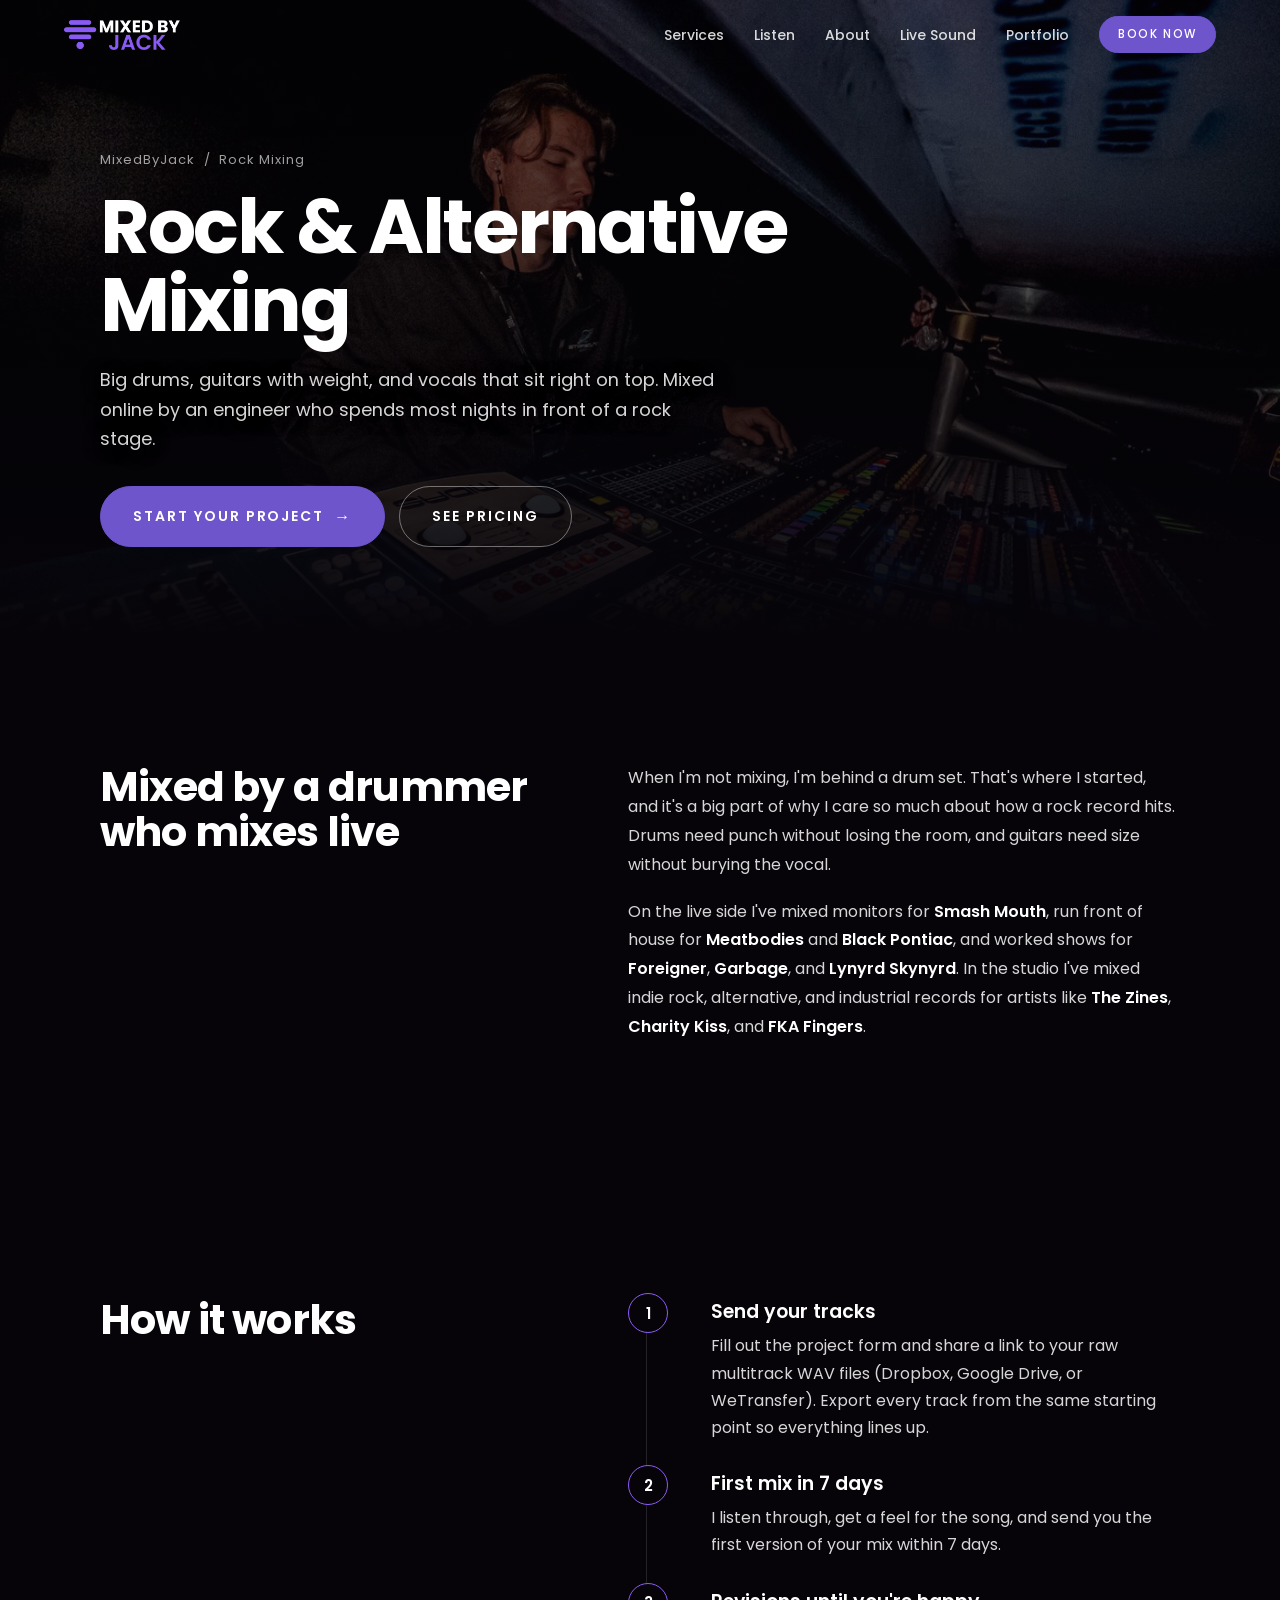
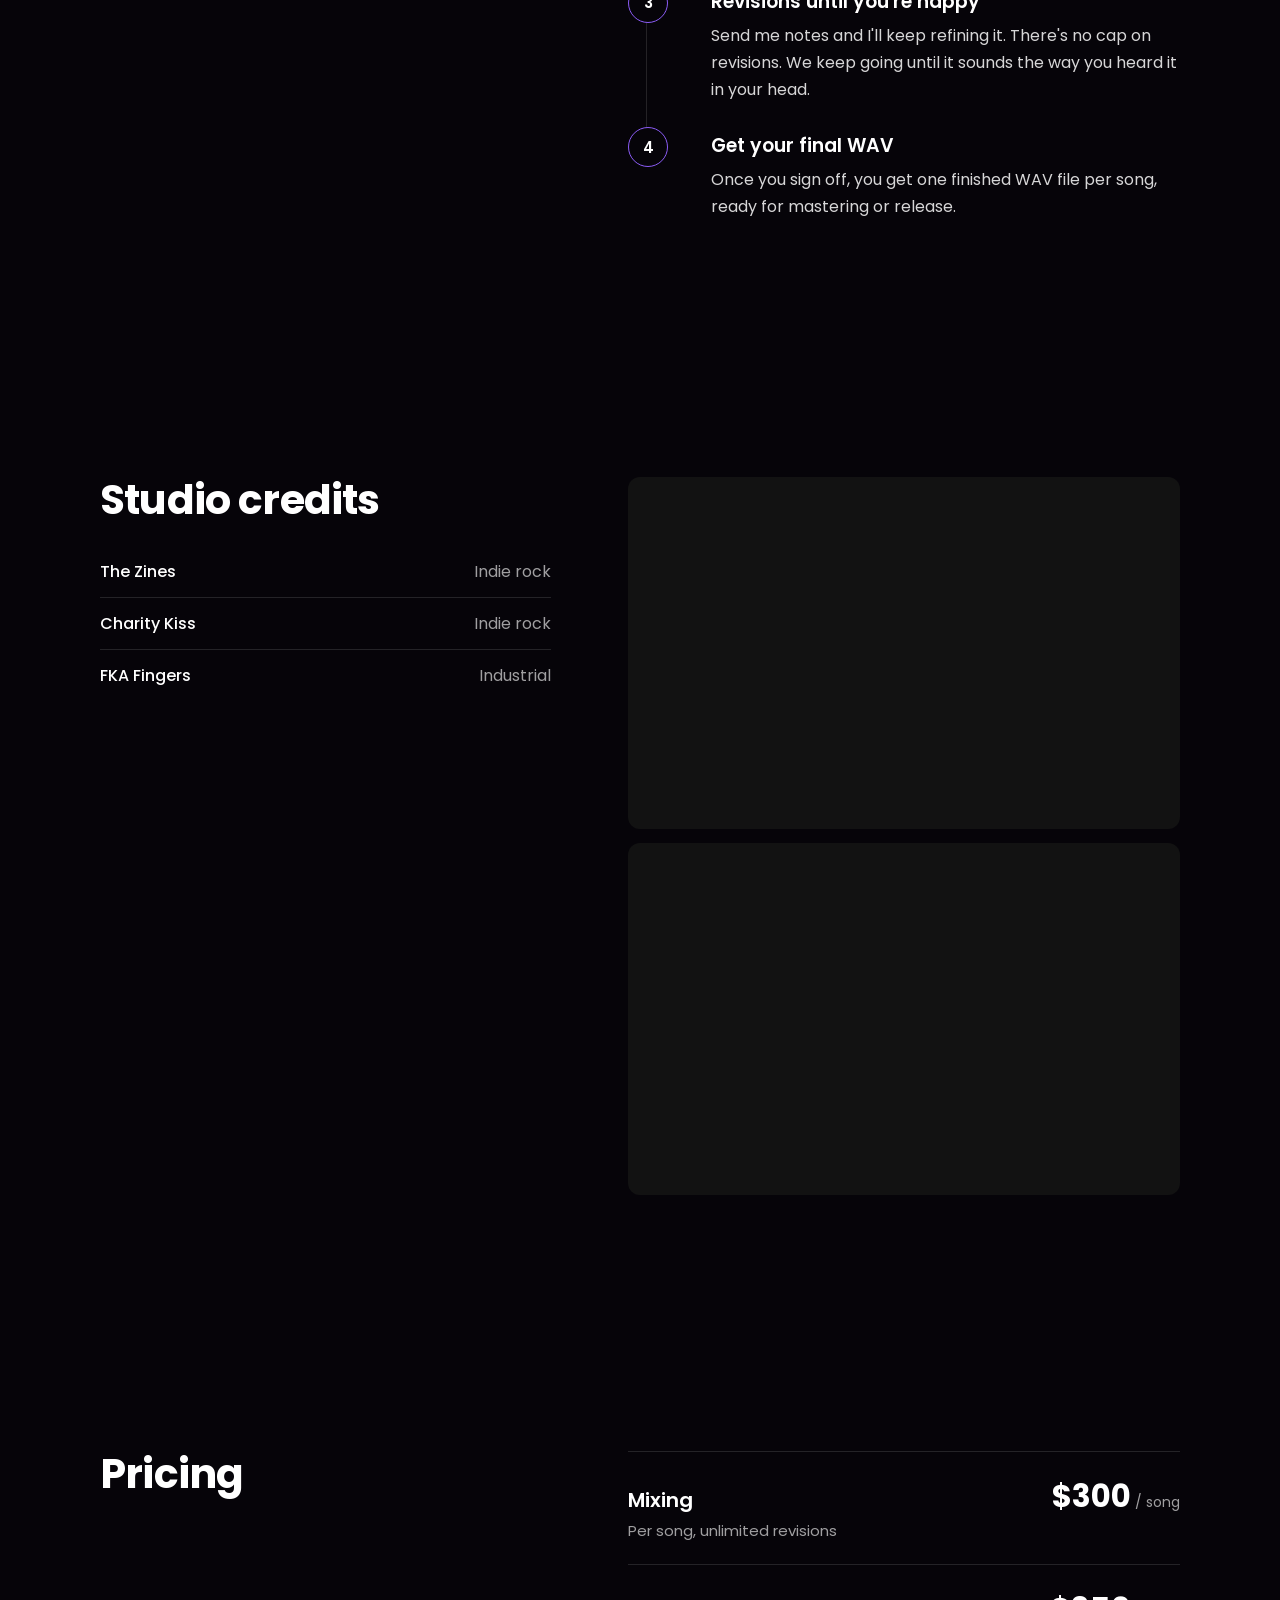
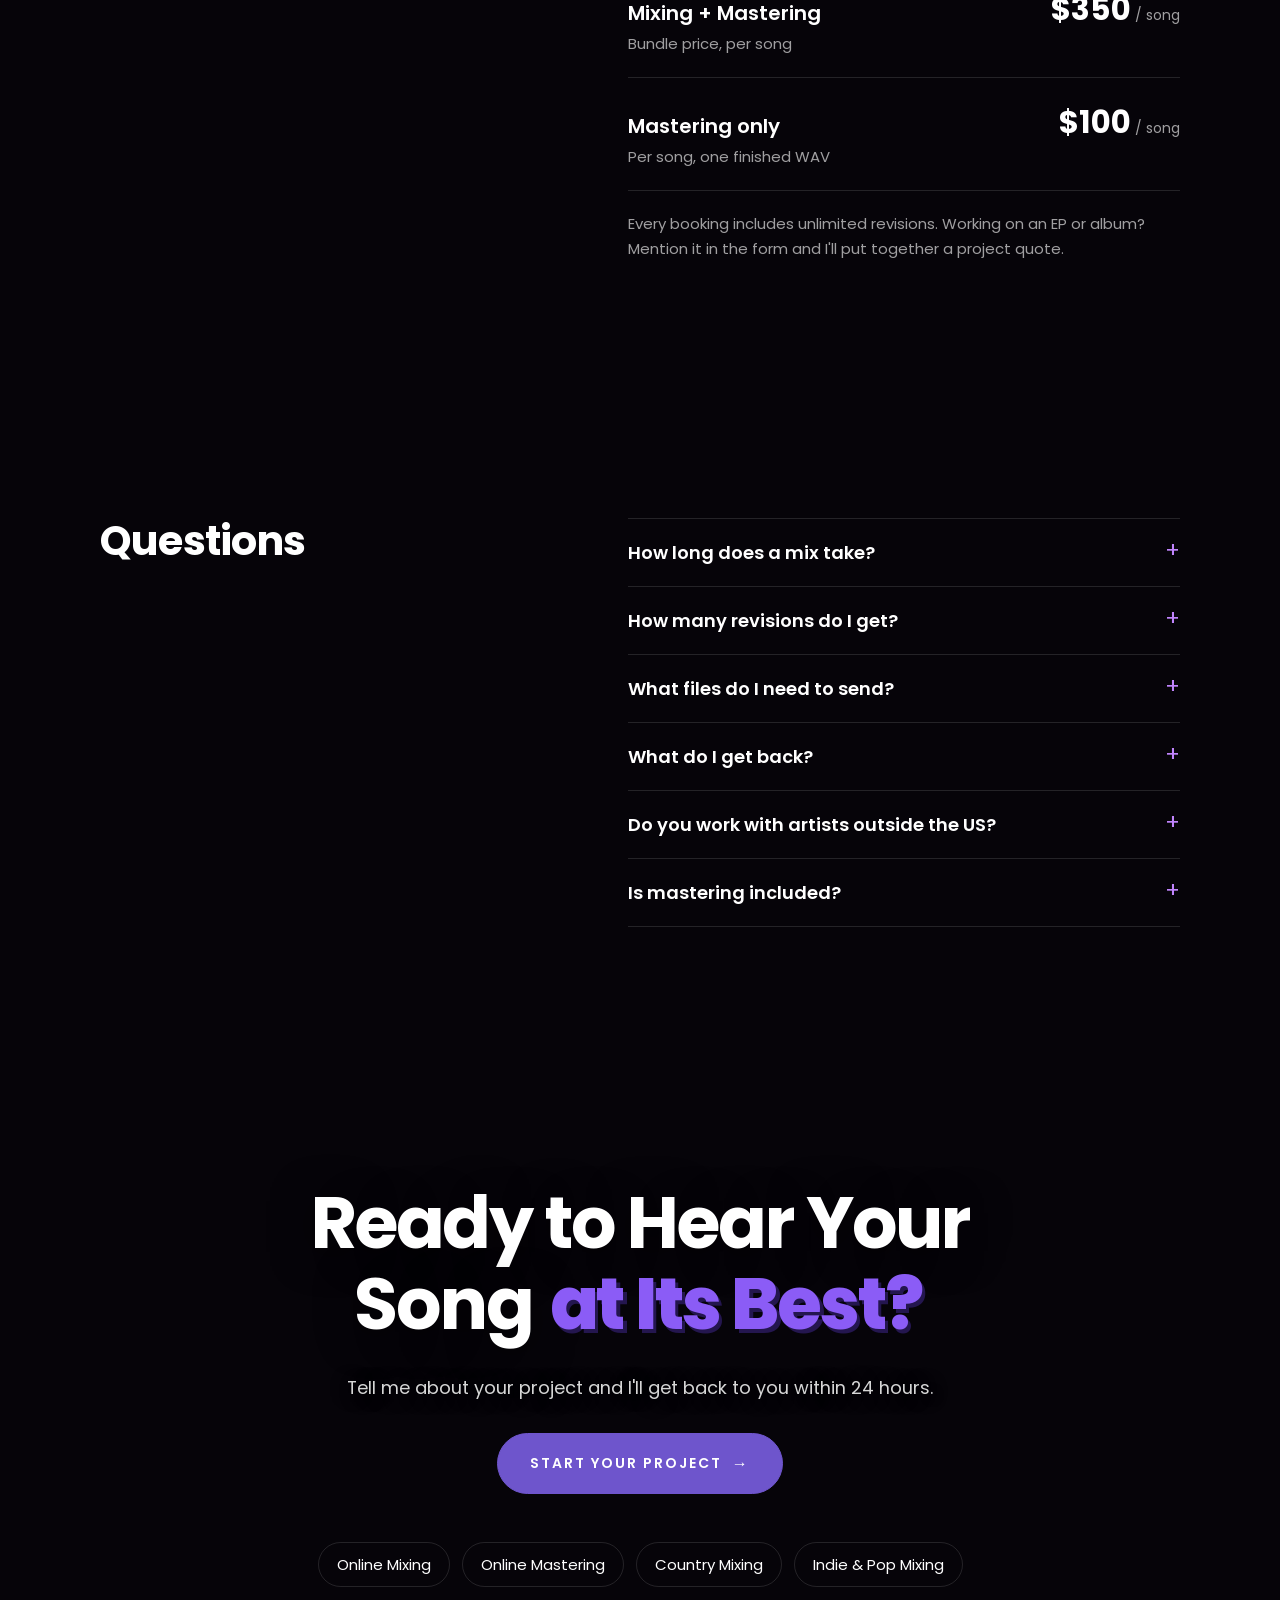
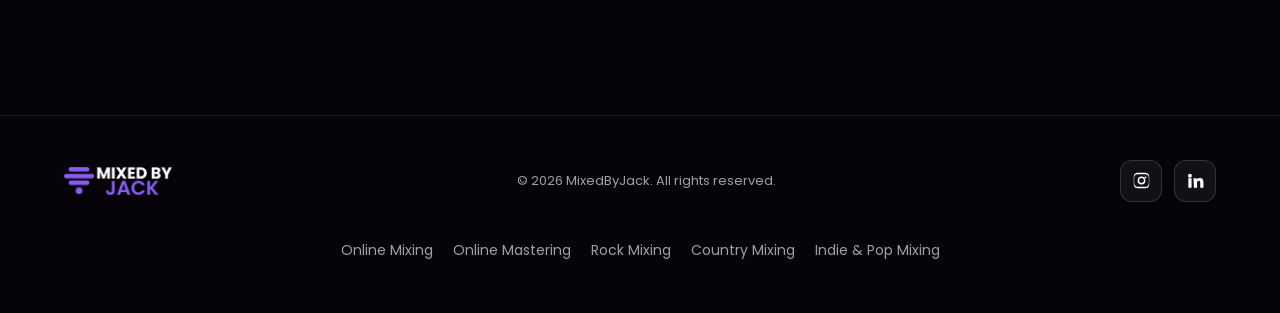
<file: rock-mixing.html>
<!doctype html>
<html lang="en">
<head>
<meta charset="utf-8">
<meta name="viewport" content="width=device-width,initial-scale=1">
<title>Rock Mixing Engineer Online | Rock &amp; Alternative Mixing | MixedByJack</title>
<meta name="description" content="Online rock and alternative mixing by Jack Barrington, a live sound engineer and drummer. Studio credits include The Zines, Charity Kiss, and FKA Fingers.">
<link rel="canonical" href="https://www.mixedbyjack.net/rock-mixing">
<meta name="robots" content="index, follow, max-image-preview:large">
<meta property="og:type" content="website">
<meta property="og:site_name" content="MixedByJack">
<meta property="og:url" content="https://www.mixedbyjack.net/rock-mixing">
<meta property="og:title" content="Rock &amp; Alternative Mixing | MixedByJack">
<meta property="og:description" content="Online rock and alternative mixing by Jack Barrington, a live sound engineer and drummer. Studio credits include The Zines, Charity Kiss, and FKA Fingers.">
<meta property="og:image" content="https://www.mixedbyjack.net/assets/og-image.jpg">
<meta name="twitter:card" content="summary_large_image">
<meta name="theme-color" content="#060409">
<link rel="icon" href="/assets/icon.svg" type="image/svg+xml">
<link rel="icon" href="/assets/favicon-48.png" sizes="48x48" type="image/png">
<link rel="apple-touch-icon" href="/assets/apple-touch-icon.png">
<link rel="preconnect" href="https://fonts.googleapis.com">
<link rel="preconnect" href="https://fonts.gstatic.com" crossorigin>
<link href="https://fonts.googleapis.com/css2?family=Poppins:ital,wght@0,400;0,500;0,600;0,700;1,400&display=swap" rel="stylesheet">
<link rel="stylesheet" href="/styles.css?v=202610232030">
<script src="/analytics.js?v=202610232030"></script>
<script type="application/ld+json">
{
  "@context": "https://schema.org",
  "@graph": [
    {
      "@type": "Service",
      "@id": "https://www.mixedbyjack.net/rock-mixing#service",
      "name": "Rock mixing",
      "serviceType": "Rock and alternative music mixing",
      "url": "https://www.mixedbyjack.net/rock-mixing",
      "areaServed": {
        "@type": "Place",
        "name": "Worldwide"
      },
      "provider": {
        "@type": "ProfessionalService",
        "@id": "https://www.mixedbyjack.net/#business",
        "name": "MixedByJack",
        "url": "https://www.mixedbyjack.net/"
      },
      "description": "Online rock and alternative mixing by Jack Barrington, a live sound engineer and drummer. Studio credits include The Zines, Charity Kiss, and FKA Fingers.",
      "offers": [
        {
          "@type": "Offer",
          "price": "300",
          "priceCurrency": "USD",
          "description": "Mixing, per song"
        },
        {
          "@type": "Offer",
          "price": "350",
          "priceCurrency": "USD",
          "description": "Mixing and mastering bundle, per song"
        }
      ]
    },
    {
      "@type": "BreadcrumbList",
      "itemListElement": [
        {
          "@type": "ListItem",
          "position": 1,
          "name": "Home",
          "item": "https://www.mixedbyjack.net/"
        },
        {
          "@type": "ListItem",
          "position": 2,
          "name": "Rock Mixing",
          "item": "https://www.mixedbyjack.net/rock-mixing"
        }
      ]
    },
    {
      "@type": "FAQPage",
      "mainEntity": [
        {
          "@type": "Question",
          "name": "How long does a mix take?",
          "acceptedAnswer": {
            "@type": "Answer",
            "text": "You'll get the first version of your mix within 7 days of sending your files."
          }
        },
        {
          "@type": "Question",
          "name": "How many revisions do I get?",
          "acceptedAnswer": {
            "@type": "Answer",
            "text": "As many as you need. I'll keep making changes until you're happy with the mix."
          }
        },
        {
          "@type": "Question",
          "name": "What files do I need to send?",
          "acceptedAnswer": {
            "@type": "Answer",
            "text": "All of your raw multitrack files as WAVs, exported from the same starting point so they line up. You can share them through Dropbox, Google Drive, or WeTransfer."
          }
        },
        {
          "@type": "Question",
          "name": "What do I get back?",
          "acceptedAnswer": {
            "@type": "Answer",
            "text": "One finished WAV file for each song."
          }
        },
        {
          "@type": "Question",
          "name": "Do you work with artists outside the US?",
          "acceptedAnswer": {
            "@type": "Answer",
            "text": "Yes. Everything happens online, and I've worked with artists across six continents."
          }
        },
        {
          "@type": "Question",
          "name": "Is mastering included?",
          "acceptedAnswer": {
            "@type": "Answer",
            "text": "Mixing and mastering are booked separately, but they're cheaper when you bundle them together."
          }
        }
      ]
    }
  ]
}
</script>
</head>
<body>

<!-- ================= NAV ================= -->
<header class="nav" id="nav">
  <div class="nav-inner">
    <a class="logo" href="/" aria-label="MixedByJack home"><img src="/assets/logo-white.png" alt="Mixed By Jack"></a>
    <button class="nav-toggle" aria-label="Open menu" aria-expanded="false"><span></span><span></span><span></span></button>
    <ul class="nav-links">
      <li><a href="/#services">Services</a></li>
      <li><a href="/#listen">Listen</a></li>
      <li><a href="/#about">About</a></li>
      <li><a href="/#live">Live Sound</a></li>
      <li><a href="/#portfolio">Portfolio</a></li>
      <li><a href="#" class="btn" data-open-intake>Book Now</a></li>
    </ul>
  </div>
</header>

<main id="top">

<section class="page-hero" aria-label="Intro">
  <div class="bg-media" aria-hidden="true"><img src="/assets/live-1.jpg" alt=""></div>
  <div class="bg-shade" aria-hidden="true"></div>
  <div class="page-hero-inner">
    <p class="crumbs"><a href="/">MixedByJack</a> &nbsp;/&nbsp; Rock Mixing</p>
    <h1>Rock &amp; Alternative Mixing</h1>
    <p class="lede">Big drums, guitars with weight, and vocals that sit right on top. Mixed online by an engineer who spends most nights in front of a rock stage.</p>
    <div class="hero-ctas">
      <a href="#" class="btn btn-lg" data-open-intake>Start Your Project <span class="arrow">→</span></a>
      <a href="#pricing" class="btn btn-lg btn-ghost">See Pricing</a>
    </div>
  </div>
</section>

<section class="section">
  <div class="page-body split">
    <h2 class="reveal">Mixed by a drummer who mixes live</h2>
    <div class="prose reveal"><p>When I'm not mixing, I'm behind a drum set. That's where I started, and it's a big part of why I care so much about how a rock record hits. Drums need punch without losing the room, and guitars need size without burying the vocal.</p><p>On the live side I've mixed monitors for <strong>Smash Mouth</strong>, run front of house for <strong>Meatbodies</strong> and <strong>Black Pontiac</strong>, and worked shows for <strong>Foreigner</strong>, <strong>Garbage</strong>, and <strong>Lynyrd Skynyrd</strong>. In the studio I've mixed indie rock, alternative, and industrial records for artists like <strong>The Zines</strong>, <strong>Charity Kiss</strong>, and <strong>FKA Fingers</strong>.</p></div>
  </div>
</section>

<section class="section" id="process">
  <div class="page-body split">
    <h2 class="reveal">How it works</h2>
    <ol class="steps reveal"><li><h3>Send your tracks</h3><p>Fill out the project form and share a link to your raw multitrack WAV files (Dropbox, Google Drive, or WeTransfer). Export every track from the same starting point so everything lines up.</p></li><li><h3>First mix in 7 days</h3><p>I listen through, get a feel for the song, and send you the first version of your mix within 7 days.</p></li><li><h3>Revisions until you&#x27;re happy</h3><p>Send me notes and I&#x27;ll keep refining it. There&#x27;s no cap on revisions. We keep going until it sounds the way you heard it in your head.</p></li><li><h3>Get your final WAV</h3><p>Once you sign off, you get one finished WAV file per song, ready for mastering or release.</p></li></ol>
  </div>
</section>

<section class="section" id="work">
  <div class="page-body split">
    <div class="reveal">
      <h2>Studio credits</h2>
      <ul class="credits" style="margin-top:24px"><li><span>The Zines</span><span>Indie rock</span></li><li><span>Charity Kiss</span><span>Indie rock</span></li><li><span>FKA Fingers</span><span>Industrial</span></li></ul>
    </div>
    <div class="reveal"><div class="embeds"><iframe title="The Zines by The Zines on Spotify" src="https://open.spotify.com/embed/album/1oE1qBCgJQDPARWsbunAj9?utm_source=generator" height="352" allow="autoplay; clipboard-write; encrypted-media; fullscreen; picture-in-picture" loading="lazy"></iframe><iframe title="Four Ever by Charity Kiss on Spotify" src="https://open.spotify.com/embed/album/7y5wFGn7A2jJnb17vfEDU3?utm_source=generator" height="352" allow="autoplay; clipboard-write; encrypted-media; fullscreen; picture-in-picture" loading="lazy"></iframe></div></div>
  </div>
</section>

<section class="section" id="pricing">
  <div class="page-body split">
    <h2 class="reveal">Pricing</h2>
    <div class="reveal">
      <div class="prices"><div class="price-row"><div><h3>Mixing</h3><p>Per song, unlimited revisions</p></div><span class="price">$300<small>/ song</small></span></div><div class="price-row"><div><h3>Mixing + Mastering</h3><p>Bundle price, per song</p></div><span class="price">$350<small>/ song</small></span></div><div class="price-row"><div><h3>Mastering only</h3><p>Per song, one finished WAV</p></div><span class="price">$100<small>/ song</small></span></div></div>
      <p class="price-note">Every booking includes unlimited revisions. Working on an EP or album? Mention it in the form and I'll put together a project quote.</p>
    </div>
  </div>
</section>

<section class="section" id="faq">
  <div class="page-body split">
    <h2 class="reveal">Questions</h2>
    <div class="faq reveal"><details><summary>How long does a mix take?</summary><p>You'll get the first version of your mix within 7 days of sending your files.</p></details><details><summary>How many revisions do I get?</summary><p>As many as you need. I'll keep making changes until you're happy with the mix.</p></details><details><summary>What files do I need to send?</summary><p>All of your raw multitrack files as WAVs, exported from the same starting point so they line up. You can share them through Dropbox, Google Drive, or WeTransfer.</p></details><details><summary>What do I get back?</summary><p>One finished WAV file for each song.</p></details><details><summary>Do you work with artists outside the US?</summary><p>Yes. Everything happens online, and I've worked with artists across six continents.</p></details><details><summary>Is mastering included?</summary><p>Mixing and mastering are booked separately, but they're cheaper when you bundle them together.</p></details></div>
  </div>
</section>

<section class="section page-cta-section">
  <div class="page-cta reveal">
    <h2 class="h2">Ready to Hear Your Song <span class="accent">at Its Best?</span></h2>
    <p class="lede">Tell me about your project and I'll get back to you within 24 hours.</p>
    <a href="#" class="btn btn-lg" data-open-intake>Start Your Project <span class="arrow">→</span></a>
    <div class="more-links" style="justify-content:center;margin-top:48px"><a href="/online-mixing">Online Mixing</a><a href="/online-mastering">Online Mastering</a><a href="/country-mixing">Country Mixing</a><a href="/indie-pop-mixing">Indie &amp; Pop Mixing</a></div>
  </div>
</section>

</main>

<footer class="footer">
  <div class="footer-inner">
    <a class="logo" href="/" aria-label="Back to top"><img src="/assets/logo-white.png" alt="Mixed By Jack"></a>
    <small>&copy; <span id="year"></span> MixedByJack. All rights reserved.</small>
    <div class="socials">
      <a class="social" href="https://www.instagram.com/mixed.by.jack" target="_blank" rel="noopener" aria-label="Instagram">
        <svg viewBox="0 0 24 24"><path d="M12 2.2c3.2 0 3.6 0 4.8.1 1.2.1 1.8.2 2.2.4.6.2 1 .5 1.4.9.4.4.7.8.9 1.4.2.4.4 1 .4 2.2.1 1.3.1 1.6.1 4.8s0 3.6-.1 4.8c-.1 1.2-.2 1.8-.4 2.2-.2.6-.5 1-.9 1.4-.4.4-.8.7-1.4.9-.4.2-1 .4-2.2.4-1.3.1-1.6.1-4.8.1s-3.6 0-4.8-.1c-1.2-.1-1.8-.2-2.2-.4-.6-.2-1-.5-1.4-.9-.4-.4-.7-.8-.9-1.4-.2-.4-.4-1-.4-2.2C2.2 15.6 2.2 15.2 2.2 12s0-3.6.1-4.8c.1-1.2.2-1.8.4-2.2.2-.6.5-1 .9-1.4.4-.4.8-.7 1.4-.9.4-.2 1-.4 2.2-.4C8.4 2.2 8.8 2.2 12 2.2zm0 1.8c-3.1 0-3.5 0-4.7.1-1.1.1-1.7.2-2.1.4-.5.2-.9.4-1.2.8-.4.4-.6.7-.8 1.2-.2.4-.3 1-.4 2.1C2.7 9.8 2.7 10.2 2.7 12s0 2.2.1 3.4c.1 1.1.2 1.7.4 2.1.2.5.4.9.8 1.2.4.4.7.6 1.2.8.4.2 1 .3 2.1.4 1.2.1 1.6.1 4.7.1s3.5 0 4.7-.1c1.1-.1 1.7-.2 2.1-.4.5-.2.9-.4 1.2-.8.4-.4.6-.7.8-1.2.2-.4.3-1 .4-2.1.1-1.2.1-1.6.1-3.4s0-2.2-.1-3.4c-.1-1.1-.2-1.7-.4-2.1-.2-.5-.4-.9-.8-1.2-.4-.4-.7-.6-1.2-.8-.4-.2-1-.3-2.1-.4C15.5 4 15.1 4 12 4zm0 3.1a4.9 4.9 0 110 9.8 4.9 4.9 0 010-9.8zm0 8a3.1 3.1 0 100-6.2 3.1 3.1 0 000 6.2zm5.1-8.3a1.15 1.15 0 110 2.3 1.15 1.15 0 010-2.3z"/></svg>
      </a>
      <a class="social" href="https://www.linkedin.com/in/jack-barrington/" target="_blank" rel="noopener" aria-label="LinkedIn">
        <svg viewBox="0 0 24 24"><path d="M4.98 3.5a2.5 2.5 0 11-.02 5 2.5 2.5 0 01.02-5zM3 9h4v12H3zM9.5 9h3.8v1.7h.1c.5-1 1.8-2 3.8-2 4 0 4.8 2.6 4.8 6V21h-4v-5.6c0-1.3 0-3-1.9-3s-2.1 1.4-2.1 2.9V21h-4z"/></svg>
      </a>
    </div>
    <nav class="footer-links" aria-label="Services"><a href="/online-mixing">Online Mixing</a><a href="/online-mastering">Online Mastering</a><a href="/rock-mixing">Rock Mixing</a><a href="/country-mixing">Country Mixing</a><a href="/indie-pop-mixing">Indie &amp; Pop Mixing</a></nav>
  </div>
</footer>

<!-- ================= INTAKE MODAL ================= -->
<div class="modal" id="intake" role="dialog" aria-modal="true" aria-labelledby="intake-title">
  <div class="modal-panel">
    <button class="modal-close" type="button" aria-label="Close" data-close-intake>&times;</button>
    <h2 id="intake-title">From Rough Demo to <span class="accent">Release Ready</span></h2>
    <p class="sub">Tell me about your project and I'll get back to you with next steps.</p>

    <form class="form" id="intake-form" novalidate>
      <input type="text" name="website" tabindex="-1" autocomplete="off" aria-hidden="true" style="position:absolute;left:-9999px;opacity:0;height:0;width:0">
      <div class="row-2">
        <div class="field" data-required>
          <label for="f-first">First name <span class="req">*</span></label>
          <input class="input" id="f-first" name="first_name" type="text" autocomplete="given-name" placeholder="Your first name">
          <div class="err">Please enter your first name.</div>
        </div>
        <div class="field" data-required>
          <label for="f-artist">Artist / band name <span class="req">*</span></label>
          <input class="input" id="f-artist" name="artist_name" type="text" placeholder="Who's the music by?">
          <div class="err">Please enter your artist or band name.</div>
        </div>
      </div>

      <div class="field" data-required data-type="email">
        <label for="f-email">Email <span class="req">*</span></label>
        <input class="input" id="f-email" name="email" type="email" autocomplete="email" placeholder="you@email.com">
        <div class="err">Please enter a valid email address.</div>
      </div>

      <div class="field" data-required data-type="choice">
        <span class="label" id="f-type-label">Project type <span class="req">*</span></span>
        <div class="choice-group" role="radiogroup" aria-labelledby="f-type-label">
          <label class="choice"><input type="radio" name="project_type" value="Single"><span>Single</span></label>
          <label class="choice"><input type="radio" name="project_type" value="EP"><span>EP</span></label>
          <label class="choice"><input type="radio" name="project_type" value="Album"><span>Album</span></label>
        </div>
        <div class="err">Please choose a project type.</div>
      </div>

      <div class="field">
        <label for="f-desc">Tell me about your project <span class="opt">(optional)</span></label>
        <textarea class="textarea" id="f-desc" name="project_description" placeholder="Genre, number of songs, timeline, what you're going for..."></textarea>
      </div>

      <div class="field">
        <label for="f-notes">References or anything else <span class="opt">(optional)</span></label>
        <textarea class="textarea" id="f-notes" name="additional_notes" placeholder="Reference tracks, artists you love the sound of, questions..."></textarea>
      </div>

      <div class="field">
        <label for="f-link">Link to your music <span class="opt">(optional)</span></label>
        <input class="input" id="f-link" name="file_link" type="url" placeholder="Dropbox, Google Drive, or WeTransfer link to demos or stems">
      </div>

      <div class="field">
        <label for="f-heard">How did you hear about me? <span class="opt">(optional)</span></label>
        <select class="input select" id="f-heard" name="heard_about">
          <option value="">Choose one</option>
          <option>Instagram</option>
          <option>Facebook</option>
          <option>Google search</option>
          <option>YouTube</option>
          <option>Saw me work a show</option>
          <option>A friend or another artist</option>
          <option>Other</option>
        </select>
      </div>

      <button class="btn btn-lg" type="submit" id="f-submit">Send My Project <span class="arrow">→</span></button>
      <p class="form-note">No commitment. I'll reply by email.</p>
    </form>

    <div class="success" role="status" aria-live="polite">
      <div class="check"><svg viewBox="0 0 24 24"><path d="M5 12.5l4.5 4.5L19 7.5"/></svg></div>
      <h3>Got it<span id="success-name"></span>!</h3>
      <p>Thanks for sending your project over. I'll be in touch by email soon.</p>
      <button class="btn" type="button" style="margin-top:24px" data-close-intake>Back to the Site</button>
    </div>
  </div>
</div>

<!-- ================= CONTACT MODAL ================= -->
<div class="modal" id="contact" role="dialog" aria-modal="true" aria-labelledby="contact-title">
  <div class="modal-panel">
    <button class="modal-close" type="button" aria-label="Close" data-close-contact>&times;</button>
    <h2 id="contact-title">Get in <span class="accent">Touch</span></h2>
    <p class="sub">Questions, live bookings, or anything else. Send me a message and I'll get back to you.</p>
    <form class="form" id="contact-form" novalidate>
      <input type="text" name="website" tabindex="-1" autocomplete="off" aria-hidden="true" style="position:absolute;left:-9999px;opacity:0;height:0;width:0">
      <div class="row-2">
        <div class="field" data-required>
          <label for="c-name">Name <span class="req">*</span></label>
          <input class="input" id="c-name" name="name" type="text" autocomplete="name" placeholder="Your name">
          <div class="err">Please enter your name.</div>
        </div>
        <div class="field" data-required data-type="email">
          <label for="c-email">Email <span class="req">*</span></label>
          <input class="input" id="c-email" name="email" type="email" autocomplete="email" placeholder="you@email.com">
          <div class="err">Please enter a valid email address.</div>
        </div>
      </div>
      <div class="field" data-required data-type="text">
        <label for="c-msg">Message <span class="req">*</span></label>
        <textarea class="textarea" id="c-msg" name="message" placeholder="What's on your mind?"></textarea>
        <div class="err">Please write a message.</div>
      </div>
      <div class="field">
        <label for="c-heard">How did you hear about me? <span class="opt">(optional)</span></label>
        <select class="input select" id="c-heard" name="heard_about">
          <option value="">Choose one</option>
          <option>Instagram</option>
          <option>Facebook</option>
          <option>Google search</option>
          <option>YouTube</option>
          <option>Saw me work a show</option>
          <option>A friend or another artist</option>
          <option>Other</option>
        </select>
      </div>
      <button class="btn btn-lg" type="submit" id="c-submit">Send Message <span class="arrow">→</span></button>
    </form>
    <div class="success" role="status" aria-live="polite">
      <div class="check"><svg viewBox="0 0 24 24"><path d="M5 12.5l4.5 4.5L19 7.5"/></svg></div>
      <h3>Thanks<span id="c-success-name"></span>!</h3>
      <p>Your message is on its way. I'll get back to you soon.</p>
      <button class="btn" type="button" style="margin-top:24px" data-close-contact>Back to the Site</button>
    </div>
  </div>
</div>

<script src="/main.js?v=202610232030"></script>
</body>
</html>
</file>
<file: styles.css>
/* =========================================================
   MixedByJack — site styles
   ========================================================= */
:root{
  --ink:#ffffff;
  --ink-soft:rgba(255,255,255,.84);
  --ink-faint:rgba(255,255,255,.62);
  --ink-quiet:rgba(255,255,255,.42);
  --line:rgba(255,255,255,.12);
  --brand:#8b5cf6;
  --purple:#a855f7;
  --purple-bright:#c084fc;
  --purple-deep:#7c3aed;
  --purple-glow:rgba(168,85,247,.6);
  --bg:#060409;
  --side:clamp(20px,5vw,64px);
  --section-y:clamp(80px,10vw,140px);
  --nav-h:70px;
}

*{box-sizing:border-box;margin:0;padding:0}
html{overflow-x:hidden;scroll-behavior:smooth;scroll-padding-top:var(--nav-h);background:var(--bg)}
body{
  font-family:"Poppins",-apple-system,BlinkMacSystemFont,"Segoe UI",Roboto,sans-serif;
  color:var(--ink);background:var(--bg);
  -webkit-font-smoothing:antialiased;overflow-x:hidden;
}
img{display:block;max-width:100%}
a{color:inherit}
button{font-family:inherit}
body.modal-open{overflow:hidden}

.section{position:relative;padding:var(--section-y) var(--side);isolation:isolate}
.wrap{position:relative;max-width:1240px;margin:0 auto}

/* Full-bleed background media used by several sections */
.bg-media{position:absolute;inset:0;z-index:-2;overflow:hidden}
.bg-media img,.bg-media video{width:100%;height:100%;object-fit:cover;display:block}
.bg-shade{position:absolute;inset:0;z-index:-1;pointer-events:none}

/* ---------- Headings ---------- */
.section-head{text-align:center;max-width:860px;margin:0 auto clamp(40px,5vw,64px)}
.h2{
  font-weight:700;
  font-size:clamp(40px,5.6vw,72px);
  line-height:1.12;letter-spacing:-0.03em;padding-bottom:.08em;
  text-shadow:0 4px 40px rgba(0,0,0,.6);
}
.accent{
  display:inline-block;padding:0 .06em .18em;margin-bottom:-.12em;line-height:1.15;
  background:linear-gradient(180deg,#ffffff 0%,var(--purple-bright) 55%,var(--purple) 100%);
  -webkit-background-clip:text;background-clip:text;-webkit-text-fill-color:transparent;
  filter:drop-shadow(0 0 28px rgba(168,85,247,.45));text-shadow:none;
}
.lede{
  font-weight:400;font-size:clamp(16px,1.4vw,19px);line-height:1.65;
  color:var(--ink-soft);max-width:620px;margin:18px auto 0;
  text-shadow:0 2px 18px rgba(0,0,0,.6);
}
.lede strong{color:#fff;font-weight:600}
.pulse-dot{width:7px;height:7px;border-radius:50%;flex:none;background:var(--purple-bright);box-shadow:0 0 12px var(--purple-bright);animation:pulse 1.8s ease-in-out infinite}
@keyframes pulse{0%,100%{opacity:1;transform:scale(1)}50%{opacity:.55;transform:scale(1.35)}}

/* ---------- Buttons ---------- */
.btn{
  display:inline-flex;align-items:center;justify-content:center;gap:10px;
  text-decoration:none;cursor:pointer;
  font-weight:600;font-size:13px;letter-spacing:.14em;text-transform:uppercase;color:#fff;
  padding:14px 26px;border-radius:999px;
  background:var(--brand);border:1.5px solid var(--brand);
  transition:background-color .25s ease,border-color .25s ease,color .25s ease;
  -webkit-tap-highlight-color:transparent;
}
.btn .arrow{display:inline-block;font-size:16px;transition:transform .3s ease}
.btn:hover{background:transparent;border-color:var(--purple-bright);color:#fff}
.btn:hover .arrow{transform:translateX(4px)}
.btn:active{transform:scale(.98)}
.btn-lg{font-size:14px;padding:17px 32px}
.btn-sm{font-size:12px;padding:11px 20px;letter-spacing:.12em}
.btn-ghost{background:transparent;border-color:rgba(255,255,255,.4)}
.btn-ghost:hover{border-color:var(--purple-bright);background:transparent}

/* =========================================================
   NAV
   ========================================================= */
.nav{
  position:fixed;top:0;left:0;right:0;z-index:50;height:var(--nav-h);
  display:flex;align-items:center;padding:0 var(--side);
  transition:background .3s ease,border-color .3s ease;
  border-bottom:1px solid transparent;
}
.nav.scrolled{
  background:rgba(8,5,14,.78);
  backdrop-filter:blur(18px) saturate(150%);-webkit-backdrop-filter:blur(18px) saturate(150%);
  border-bottom-color:rgba(255,255,255,.08);
}
.nav-inner{width:100%;max-width:1240px;margin:0 auto;display:flex;align-items:center;justify-content:space-between;gap:24px}
.logo{display:block;text-decoration:none;flex:none}
.logo img{height:30px;width:auto;display:block}
.nav-links{display:flex;align-items:center;gap:30px;list-style:none}
.nav-links a{text-decoration:none;font-weight:500;font-size:14px;color:var(--ink-soft);transition:color .2s ease}
.nav-links a:hover{color:#fff}
.nav-links .btn{font-size:11.5px;padding:9px 18px;color:#fff}
.nav-toggle{
  display:none;background:none;border:none;cursor:pointer;
  width:44px;height:44px;border-radius:12px;
  align-items:center;justify-content:center;flex-direction:column;gap:5px;
}
.nav-toggle span{display:block;width:22px;height:2px;border-radius:2px;background:#fff;transition:transform .3s ease,opacity .3s ease}
.nav.open .nav-toggle span:nth-child(1){transform:translateY(7px) rotate(45deg)}
.nav.open .nav-toggle span:nth-child(2){opacity:0}
.nav.open .nav-toggle span:nth-child(3){transform:translateY(-7px) rotate(-45deg)}
@media (max-width:900px){
  :root{--nav-h:68px}
  .logo img{height:26px}
  .nav-toggle{display:flex}
  .nav-links{
    position:fixed;top:var(--nav-h);left:0;right:0;
    flex-direction:column;align-items:stretch;gap:0;
    padding:12px var(--side) 24px;
    background:rgba(8,5,14,.96);
    backdrop-filter:blur(18px);-webkit-backdrop-filter:blur(18px);
    border-bottom:1px solid rgba(255,255,255,.08);
    transform:translateY(-12px);opacity:0;pointer-events:none;
    transition:opacity .25s ease,transform .25s ease;
  }
  .nav.open{background:rgba(8,5,14,.96)}
  .nav.open .nav-links{opacity:1;transform:none;pointer-events:auto}
  .nav-links li a{display:block;padding:14px 0;font-size:17px;border-bottom:1px solid rgba(255,255,255,.06)}
  .nav-links li:last-child{padding-top:18px}
  .nav-links li:last-child a{border:none;display:flex}
}

/* =========================================================
   HERO
   ========================================================= */
.hero{
  position:relative;min-height:100vh;min-height:100svh;
  display:flex;align-items:center;justify-content:center;
  overflow:hidden;isolation:isolate;background:#000;
  padding:calc(var(--nav-h) + 24px) var(--side) 90px;
}
.hero-video{position:absolute;inset:0;width:100%;height:100%;object-fit:cover;z-index:0;filter:brightness(.6) saturate(1.05)}
.hero::after{
  content:"";position:absolute;inset:0;z-index:1;pointer-events:none;
  background:linear-gradient(180deg,rgba(0,0,0,.45) 0%,rgba(0,0,0,.2) 45%,var(--bg) 100%);
}
.hero-content{position:relative;z-index:2;text-align:center;max-width:1080px}
.hero h1{font-weight:700;font-size:clamp(44px,7.4vw,96px);line-height:1.04;letter-spacing:-0.035em;text-shadow:0 2px 30px rgba(0,0,0,.5)}
.hero h1 .accent{padding-bottom:.14em}
.hero-rule{width:64px;height:1px;margin:24px auto;background:linear-gradient(90deg,transparent,rgba(255,255,255,.35),transparent)}
.hero .subhead{max-width:640px;margin-left:auto;margin-right:auto;font-size:clamp(17px,1.6vw,22px);line-height:1.5;color:var(--ink-soft);text-shadow:0 2px 18px rgba(0,0,0,.5)}
.hero .subhead strong{color:#fff;font-weight:600;white-space:nowrap}
.hero-ctas{margin-top:38px;display:flex;gap:14px;justify-content:center;flex-wrap:wrap}
.scroll-cue{
  position:absolute;bottom:24px;left:50%;transform:translateX(-50%);z-index:2;
  display:flex;flex-direction:column;align-items:center;gap:8px;
  font-size:10px;letter-spacing:.32em;text-transform:uppercase;color:var(--ink-faint);text-decoration:none;
}
.scroll-cue .bar{width:1px;height:34px;background:linear-gradient(180deg,transparent,rgba(255,255,255,.55),transparent);animation:cue 2.2s ease-in-out infinite}
@keyframes cue{0%,100%{opacity:.3;transform:scaleY(.8)}50%{opacity:1;transform:scaleY(1)}}
@media (max-width:720px){.scroll-cue{display:none}}

/* =========================================================
   SERVICES
   ========================================================= */
.services .bg-media video{filter:saturate(.9)}
.services .bg-shade{
  background:
    linear-gradient(180deg,var(--bg) 0%,rgba(6,4,9,.8) 16%,rgba(6,4,9,.86) 84%,var(--bg) 100%);
}
.svc-grid{display:grid;grid-template-columns:repeat(4,minmax(0,1fr));gap:clamp(24px,2.4vw,36px) clamp(20px,2.2vw,32px)}
@media (max-width:1100px){.svc-grid{grid-template-columns:repeat(2,minmax(0,1fr));max-width:820px;margin:0 auto}}
@media (max-width:560px){.svc-grid{grid-template-columns:1fr;max-width:460px}}
.svc{
  position:relative;display:flex;flex-direction:column;overflow:hidden;
  border-radius:18px;
  background:linear-gradient(180deg,rgba(28,18,44,.72) 0%,rgba(14,10,22,.82) 100%);
  border:1px solid rgba(192,132,252,.2);
  transition:transform .35s cubic-bezier(.2,.7,.2,1),border-color .3s ease,background .3s ease,box-shadow .35s ease;
}
.svc.reveal.in:hover{
  transform:translateY(-8px);
  border-color:rgba(192,132,252,.6);
  background:linear-gradient(180deg,rgba(42,26,68,.82) 0%,rgba(20,13,32,.9) 100%);
  box-shadow:0 22px 48px rgba(0,0,0,.5);
}
.svc.reveal{transition:opacity .8s ease,transform .35s cubic-bezier(.2,.7,.2,1),border-color .3s ease,background .3s ease,box-shadow .35s ease}
.svc-media{position:relative;aspect-ratio:4/3;overflow:hidden;background:#0c0912}
.svc-media img{width:100%;height:100%;object-fit:cover;transition:transform .9s cubic-bezier(.2,.7,.2,1)}
.svc-media img.mic{object-position:center 42%}
.svc:hover .svc-media img{transform:scale(1.04)}
.svc-body{display:flex;flex-direction:column;flex:1;padding:24px 26px 28px}
.svc h3{font-weight:700;font-size:clamp(21px,1.7vw,25px);letter-spacing:-0.02em;line-height:1.2;margin-bottom:10px}
.svc p{font-size:15px;line-height:1.65;color:var(--ink-soft);margin-bottom:24px;flex:1}
.svc .btn{align-self:flex-start;white-space:nowrap;font-size:11.5px;letter-spacing:.1em;padding:11px 18px}
@media (max-width:560px){.svc-body{padding:22px 22px 24px}}

.trust{margin-top:clamp(64px,8vw,104px);text-align:center}
.trust-title{font-weight:700;font-size:clamp(21px,1.7vw,25px);letter-spacing:-0.02em;line-height:1.2;color:#fff;margin-bottom:20px}
.trust .label{
  display:inline-block;position:relative;
  font-weight:600;font-size:12px;letter-spacing:.3em;text-transform:uppercase;
  color:var(--ink-faint);margin-bottom:22px;
}
.trust .label::before,.trust .label::after{
  content:"";position:absolute;top:50%;width:56px;height:1px;
  background:linear-gradient(90deg,transparent,rgba(192,132,252,.6),transparent);
}
.trust .label::before{right:calc(100% + 18px)}
.trust .label::after{left:calc(100% + 18px)}
.artists{
  display:flex;align-items:center;justify-content:center;flex-wrap:wrap;
  gap:12px 22px;font-weight:600;font-size:clamp(16px,1.4vw,19px);
  color:var(--ink-soft);max-width:1100px;margin:0 auto;
}
.artists .sep{width:4px;height:4px;border-radius:50%;background:var(--purple-bright);opacity:.8}
.trust .btn{margin-top:34px}
@media (max-width:600px){
  .artists{gap:10px 14px;font-size:15px}
  .trust .label::before,.trust .label::after{width:26px}
}

/* =========================================================
   HEAR THE DIFFERENCE
   ========================================================= */
.listen .bg-media img{object-position:center 40%;filter:brightness(.9)}
.listen .bg-shade{
  background:
    linear-gradient(180deg,var(--bg) 0%,rgba(6,4,9,.55) 18%,rgba(6,4,9,.62) 82%,var(--bg) 100%);
}
.listen .h2{font-size:clamp(52px,9vw,120px);line-height:1.04}
.players{max-width:780px;margin:0 auto}
.player-card{
  position:relative;border-radius:22px;padding:30px 32px 24px;margin-bottom:20px;
  background:rgba(12,10,16,.46);
  border:1px solid rgba(255,255,255,.12);
  backdrop-filter:blur(16px) saturate(120%);-webkit-backdrop-filter:blur(16px) saturate(120%);
  box-shadow:0 18px 50px rgba(0,0,0,.45);
  transition:border-color .3s,transform .3s,box-shadow .3s;
  -webkit-touch-callout:none;user-select:none;-webkit-user-select:none;
}
.player-card:hover{border-color:rgba(255,255,255,.22);transform:translateY(-2px)}
.player-card.playing{border-color:rgba(192,132,252,.5);box-shadow:0 18px 50px rgba(0,0,0,.45),0 0 50px -20px var(--purple-glow)}
.player-card.loading .waveform{opacity:.35}
.player-card.loading .play-btn{opacity:.45;pointer-events:none}
.player-card.error .play-btn{opacity:.3;pointer-events:none}
.track-info{text-align:center;margin-bottom:20px}
.track-info h3{font-size:24px;font-weight:700;letter-spacing:-0.02em;margin-bottom:4px}
.track-info p{color:var(--ink-faint);font-size:14px;font-weight:500;letter-spacing:.02em}
.ab-row{display:flex;justify-content:center;margin-bottom:22px}
.ab-toggle{display:inline-flex;position:relative;background:rgba(0,0,0,.5);border:1px solid rgba(255,255,255,.2);border-radius:999px;padding:4px;box-shadow:inset 0 2px 8px rgba(0,0,0,.4)}
.ab-toggle button{
  background:transparent;border:none;color:rgba(255,255,255,.75);
  font-size:13px;font-weight:700;letter-spacing:.16em;
  padding:12px 30px;border-radius:999px;cursor:pointer;min-width:132px;
  transition:color .25s;position:relative;z-index:1;
  touch-action:manipulation;-webkit-tap-highlight-color:transparent;
}
.ab-toggle button:not(.active):hover{color:#fff}
.ab-toggle button.active{color:#0a0612}
.ab-toggle[data-state="after"] button.active{color:#fff}
.ab-toggle .thumb{
  position:absolute;top:4px;bottom:4px;left:4px;width:calc(50% - 4px);
  border-radius:999px;background:rgba(255,255,255,.95);box-shadow:0 3px 12px rgba(0,0,0,.4);
  transition:transform .32s cubic-bezier(.4,0,.2,1),background .32s,box-shadow .32s;
}
.ab-toggle[data-state="after"] .thumb{
  transform:translateX(100%);
  background:linear-gradient(135deg,var(--purple-bright) 0%,var(--purple-deep) 100%);
  box-shadow:0 3px 14px rgba(0,0,0,.45),0 0 26px rgba(168,85,247,.65);
}
.player-card.playing.untried[data-active="before"] .ab-toggle{animation:abRing 1.6s ease-out infinite}
.player-card.playing.untried[data-active="before"] .ab-toggle button[data-version="after"]{animation:abGlow 1.6s ease-in-out infinite}
.waveform{height:76px;width:100%;cursor:pointer;display:flex;align-items:center;gap:3px;padding:6px 0;transition:opacity .25s;touch-action:none;-webkit-tap-highlight-color:transparent}
.waveform .bar{flex:1;background:rgba(255,255,255,.22);border-radius:3px;min-height:4px;transition:background .12s;pointer-events:none}
.player-card[data-active="before"] .waveform .bar.played{background:rgba(255,255,255,.95);box-shadow:0 0 6px rgba(255,255,255,.4)}
.player-card[data-active="after"] .waveform .bar.played{background:linear-gradient(180deg,var(--purple-bright),var(--purple));box-shadow:0 0 8px var(--purple-glow)}
.waveform:hover .bar:not(.played){background:rgba(255,255,255,.32)}
.controls{display:flex;justify-content:space-between;align-items:center;margin-top:18px}
.controls-left{display:flex;align-items:center;gap:18px}
.play-btn{
  position:relative;width:64px;height:64px;border-radius:50%;padding:0;border:none;cursor:pointer;
  display:flex;align-items:center;justify-content:center;color:#fff;
  background:linear-gradient(135deg,var(--purple-bright) 0%,var(--purple-deep) 100%);
  box-shadow:0 6px 24px rgba(168,85,247,.55),0 0 0 4px rgba(168,85,247,.15),inset 0 1px 0 rgba(255,255,255,.3);
  transition:transform .18s,box-shadow .25s;touch-action:manipulation;-webkit-tap-highlight-color:transparent;
}
.play-btn:hover{transform:scale(1.08);box-shadow:0 8px 32px rgba(168,85,247,.75),0 0 0 6px rgba(168,85,247,.22),inset 0 1px 0 rgba(255,255,255,.3)}
.play-btn:active{transform:scale(.94)}
.play-btn svg{width:24px;height:24px}
.play-btn .icon-play{margin-left:3px}
.icon-pause{display:none}
.player-card.playing .icon-play{display:none}
.player-card.playing .icon-pause{display:block}
.play-btn::before{content:"";position:absolute;inset:-4px;border-radius:50%;border:2px solid rgba(192,132,252,.8);opacity:0;pointer-events:none}
.players:not(.engaged) .player-card:first-child:not(.loading) .play-btn::before{animation:abRipple 1.8s ease-out infinite}
.status{font-size:12px;font-weight:700;letter-spacing:.16em;color:var(--ink-quiet);text-transform:uppercase;display:flex;align-items:center;gap:8px}
.player-card.playing .status{color:#fff}
.status .dot{width:8px;height:8px;border-radius:50%;background:var(--ink-quiet);transition:background .25s,box-shadow .25s}
.player-card.playing .status .dot{background:var(--purple-bright);box-shadow:0 0 10px var(--purple-glow);animation:pulse 1.6s ease-in-out infinite}
.player-card[data-active="before"].playing .status .dot{background:#fff;box-shadow:0 0 10px rgba(255,255,255,.6)}
.time{color:var(--ink-soft);font-size:15px;font-weight:600;font-variant-numeric:tabular-nums;letter-spacing:.02em}
.error-msg{color:#ff8a8a;font-size:13px;font-weight:600;margin-top:12px;display:none;text-align:center}
.player-card.error .error-msg{display:block}
@keyframes abRipple{0%{opacity:.9;transform:scale(1)}100%{opacity:0;transform:scale(1.55)}}
@keyframes abRing{0%{box-shadow:inset 0 2px 8px rgba(0,0,0,.4),0 0 0 0 rgba(168,85,247,.55)}100%{box-shadow:inset 0 2px 8px rgba(0,0,0,.4),0 0 0 12px rgba(168,85,247,0)}}
@keyframes abGlow{0%,100%{color:rgba(255,255,255,.8);text-shadow:none}50%{color:#fff;text-shadow:0 0 14px rgba(192,132,252,.95)}}
@media (max-width:520px){
  .player-card{padding:24px 18px 20px;border-radius:20px}
  .track-info h3{font-size:20px}
  .ab-toggle{width:100%;max-width:300px}
  .ab-toggle button{flex:1;min-width:0;padding:12px 16px;font-size:12.5px}
  .waveform{height:60px;gap:2px}
  .play-btn{width:58px;height:58px}
  .play-btn svg{width:22px;height:22px}
  .controls-left{gap:14px}
  .time{font-size:14px}
}

/* =========================================================
   ABOUT
   ========================================================= */
.about-rows{display:flex;flex-direction:column;gap:clamp(56px,8vw,110px);max-width:1180px;margin:0 auto}
.about-row{--gutter:clamp(64px,8vw,128px);display:grid;grid-template-columns:minmax(0,.85fr) var(--gutter) minmax(0,1.15fr);align-items:center}
.about-row.right{grid-template-columns:minmax(0,1.15fr) var(--gutter) minmax(0,.85fr)}
.about-row.right .about-photo{order:3}
.about-row.right .wave{order:2}
.about-row.right .about-text{order:1;text-align:right;margin-left:auto}
.about-row.right .about-ctas{justify-content:flex-end}
.about-photo{position:relative;border-radius:20px;overflow:hidden;aspect-ratio:4/5;background:#111}
.about-photo img{width:100%;height:100%;object-fit:cover;object-position:52% center;display:block}
.about-photo.split{display:grid;grid-template-rows:1fr 1fr;gap:4px;background:var(--bg)}
.about-photo.split img{height:100%;min-height:0;object-position:center}
.about-photo.split img:first-child{object-position:center 20%}
.about-photo::after{content:"";position:absolute;inset:0;box-shadow:inset 0 0 0 1px rgba(255,255,255,.1);border-radius:inherit;pointer-events:none}
.about-text{max-width:600px}
.about-text .hello{font-weight:600;font-size:clamp(22px,2.1vw,28px);line-height:1.35;letter-spacing:-0.015em;margin-bottom:20px}
.about-text .hello span{color:var(--purple-bright)}
.about-text p{font-size:clamp(15.5px,1.15vw,17px);line-height:1.8;color:var(--ink-soft);margin-bottom:18px}
.about-text p:last-of-type{margin-bottom:0}
.about-ctas{display:flex;flex-wrap:wrap;gap:14px;margin-top:32px}
/* animated sound wave between photo and text */
.wave{position:relative;align-self:stretch;min-height:240px;pointer-events:none}
.wave canvas{position:absolute;left:0;top:-4%;width:100%;height:108%;display:block}
.about-row.from-left{opacity:0;transform:translateX(-40px)}
.about-row.from-right{opacity:0;transform:translateX(40px)}
.about-row.from-left,.about-row.from-right{transition:opacity .9s ease,transform .9s cubic-bezier(.2,.7,.2,1)}
.about-row.in{opacity:1;transform:none}
@media (max-width:900px){
  .about-row,.about-row.right{grid-template-columns:1fr}
  .about-photo{max-width:440px;width:100%;margin:0 auto}
  .about-row.right .about-photo{order:0}
  .about-row.right .wave{order:1}
  .about-row.right .about-text{order:2;text-align:left;margin-left:0}
  .about-row.right .about-ctas{justify-content:flex-start}
  .about-text{margin:0 auto}
  .wave{min-height:0;height:76px;margin:10px 0}
  .wave canvas{top:0;height:100%}
}

/* =========================================================
   LIVE SOUND
   ========================================================= */
/* sparse layout over a sticky video so the footage carries the section */
.live{padding-top:calc(var(--section-y) * 1.15);padding-bottom:calc(var(--section-y) * 1.25)}
.live-bg{position:absolute;inset:0;z-index:-2;pointer-events:none}
.live-bg-sticky{position:sticky;top:0;height:100vh;overflow:hidden}
.live-bg video{width:100%;height:100%;object-fit:cover;display:block;filter:saturate(1.05)}
.live-bg-shade{position:absolute;inset:0;background:
  radial-gradient(ellipse 80% 70% at 50% 50%,rgba(6,4,9,.18) 0%,rgba(6,4,9,.55) 100%),
  rgba(6,4,9,.28)}
.live::before,.live::after{content:"";position:absolute;left:0;right:0;height:clamp(120px,18vh,220px);z-index:-1;pointer-events:none}
.live::before{top:0;background:linear-gradient(180deg,var(--bg),rgba(6,4,9,0))}
.live::after{bottom:0;background:linear-gradient(0deg,var(--bg),rgba(6,4,9,0))}
.live .wrap{max-width:1180px}
.live-head{max-width:720px;margin:0 auto;text-align:center}
.live-head{position:relative}
.live-head::before{content:"";position:absolute;inset:-14% -18%;z-index:-1;pointer-events:none;
  background:radial-gradient(closest-side,rgba(6,4,9,.62),rgba(6,4,9,.35) 60%,rgba(6,4,9,0))}
.live-head .h2{margin-bottom:14px}
.live-tour{font-weight:700;font-size:15px;letter-spacing:.22em;text-transform:uppercase;color:var(--purple-bright);margin-bottom:clamp(28px,4vw,44px)}
.live-lead{font-size:clamp(21px,2.1vw,28px);line-height:1.4;font-weight:600;letter-spacing:-0.02em;color:#fff;margin-bottom:16px}
.live-sub{font-size:clamp(15.5px,1.2vw,17.5px);line-height:1.8;color:rgba(255,255,255,.9);max-width:600px;margin:0 auto}
.live-head p{text-shadow:0 1px 10px rgba(0,0,0,.55),0 0 2px rgba(0,0,0,.35)}

.live-shots{display:grid;grid-template-columns:minmax(0,1.12fr) minmax(0,1fr);gap:clamp(16px,2.6vw,34px);align-items:start;
  max-width:1000px;margin:clamp(90px,14vh,150px) auto 0}
.live-shot{margin:0;position:relative}
.live-shot img{display:block;width:100%;height:auto;border-radius:6px;
  box-shadow:0 0 0 1px rgba(255,255,255,.08),0 28px 60px -18px rgba(0,0,0,.75)}
.live-shot.dlive{margin-top:22%}
.live-cta{display:flex;flex-wrap:wrap;justify-content:center;gap:14px;margin-top:clamp(80px,12vh,130px)}

/* pop in as each item scrolls into view */
.pop{opacity:0;transform:translateY(20px) scale(.97);filter:blur(6px);
  transition:opacity 1.1s ease,transform 1.1s cubic-bezier(.2,.7,.2,1),filter 1.1s ease;transition-delay:var(--d,0s)}
.pop.in{opacity:1;transform:none;filter:none}

@media (max-width:900px){
  .live-shots{grid-template-columns:1fr;max-width:520px;gap:0;margin-top:clamp(70px,10vh,110px)}
  .live-shot.hd96{width:84%;margin-left:auto}
  .live-shot.dlive{width:66%;margin-top:-16%;z-index:1}
}
@media (max-width:560px){
  .live-cta{flex-direction:column;align-items:center}
  .live-cta .btn{width:100%;max-width:300px;justify-content:center}
}

/* =========================================================
   TESTIMONIALS — staggered rows
   ========================================================= */
.testimonials .bg-media img{object-position:42% 40%;filter:saturate(.85) brightness(.85)}
.testimonials .bg-shade{background:
  linear-gradient(180deg,var(--bg) 0%,rgba(6,4,9,.72) 16%,rgba(6,4,9,.76) 84%,var(--bg) 100%)}
.testimonials .quote blockquote{color:rgba(255,255,255,.84)}
.testimonials .quote{text-shadow:0 2px 16px rgba(0,0,0,.6)}
.quotes{max-width:1080px;margin:0 auto;display:flex;flex-direction:column;gap:clamp(48px,7vw,90px)}
.quote{
  position:relative;max-width:640px;
  padding-left:30px;border-left:2px solid var(--brand);
}
.quote.right{margin-left:auto;padding-left:0;padding-right:30px;border-left:none;border-right:2px solid var(--brand);text-align:right}
.quote blockquote{font-size:clamp(19px,1.9vw,24px);line-height:1.6;font-weight:400;color:var(--ink-soft);margin-bottom:18px}
.quote.placeholder blockquote{font-style:italic;color:var(--ink-quiet)}
.quote figcaption{font-size:15px;font-weight:600}
.quote figcaption span{display:block;font-weight:400;font-size:14px;color:var(--ink-faint);margin-top:2px}
.quote.from-left{opacity:0;transform:translateX(-40px)}
.quote.from-right{opacity:0;transform:translateX(40px)}
.quote.from-left,.quote.from-right{transition:opacity .9s ease,transform .9s cubic-bezier(.2,.7,.2,1)}
.quote.in{opacity:1;transform:none}
@media (max-width:700px){
  .quote,.quote.right{max-width:none;margin-left:0}
}

/* =========================================================
   CLOSING CTA
   ========================================================= */
.cta-band{position:relative;isolation:isolate;overflow:hidden;padding:clamp(96px,14vw,180px) 0}
.cta-band .bg-shade{background:linear-gradient(180deg,var(--bg) 0%,rgba(6,4,9,.55) 18%,rgba(6,4,9,.6) 82%,var(--bg) 100%)}
.cta-box{position:relative;max-width:820px;margin:0 auto;padding:0 24px;text-align:center}
.cta-box .h2{font-size:clamp(34px,4.4vw,56px)}
.cta-box .lede{margin-bottom:32px}

/* =========================================================
   PORTFOLIO
   ========================================================= */
.portfolio{border-top:1px solid rgba(255,255,255,.06)}
.portfolio .note{
  max-width:620px;margin:0 auto clamp(48px,6vw,72px);text-align:center;
  font-size:15.5px;line-height:1.7;color:var(--ink-faint);
}
.releases{display:flex;flex-direction:column;gap:clamp(48px,7vw,96px);max-width:1080px;margin:0 auto clamp(80px,10vw,130px)}
.release{display:grid;grid-template-columns:minmax(0,1.25fr) minmax(0,1fr);gap:clamp(28px,5vw,64px);align-items:center}
.release.right .release-embed{order:2}
.release.right .release-info{order:1;text-align:right;border-left:none;border-right:2px solid var(--brand);padding-left:0;padding-right:28px}
.release-embed iframe{display:block;border:0;border-radius:12px;background:#121212}
.release-info{border-left:2px solid var(--brand);padding-left:28px}
.release-kind{display:block;font-weight:600;font-size:12px;letter-spacing:.24em;text-transform:uppercase;color:var(--purple-bright);margin-bottom:12px}
.release-info h3{font-weight:700;font-size:clamp(28px,3.2vw,42px);letter-spacing:-0.02em;line-height:1.1;margin-bottom:8px}
.release-artist{font-size:clamp(17px,1.4vw,20px);color:var(--ink-soft);margin-bottom:6px}
.release-meta{font-size:14px;color:var(--ink-faint)}
.release.from-left{opacity:0;transform:translateX(-40px)}
.release.from-right{opacity:0;transform:translateX(40px)}
.release.from-left,.release.from-right{transition:opacity .9s ease,transform .9s cubic-bezier(.2,.7,.2,1)}
.release.in{opacity:1;transform:none}
@media (max-width:820px){
  .release{grid-template-columns:1fr;gap:20px}
  .release.right .release-embed{order:0}
  .release.right .release-info{order:-1;text-align:left;border-right:none;border-left:2px solid var(--brand);padding-right:0;padding-left:22px}
  .release .release-info{order:-1}
}

.board-mixes{max-width:860px;margin:0 auto clamp(80px,10vw,130px)}
.board-head{text-align:center;margin-bottom:clamp(28px,3.5vw,40px)}
.board-head .clients-title{margin-bottom:10px}
.board-head p{font-size:16px;color:var(--ink-faint)}
.board-list{display:flex;flex-direction:column;gap:14px}
.board-row{
  display:flex;align-items:center;gap:20px;
  padding:18px 22px;border-radius:16px;
  background:rgba(12,10,16,.55);border:1px solid rgba(255,255,255,.1);
  transition:opacity .8s ease,transform .8s cubic-bezier(.2,.7,.2,1),border-color .3s ease;
}
.board-row:hover{border-color:rgba(255,255,255,.22)}
.board-row.playing{border-color:rgba(192,132,252,.5)}
.board-row .play-btn{width:52px;height:52px;flex:none;box-shadow:0 4px 16px rgba(168,85,247,.4)}
.board-row .play-btn svg{width:20px;height:20px}
.board-row.playing .icon-play{display:none}
.board-row.playing .icon-pause{display:block}
.board-row.error .play-btn{opacity:.3;pointer-events:none}
.board-main{flex:1;min-width:0}
.board-top{display:flex;justify-content:space-between;align-items:baseline;gap:16px;margin-bottom:8px}
.board-info{min-width:0}
.board-info h4{font-size:17px;font-weight:600;letter-spacing:-0.01em;white-space:nowrap;overflow:hidden;text-overflow:ellipsis}
.board-info p{font-size:13.5px;color:var(--ink-faint)}
.board-row .time{font-size:13.5px;flex:none}
.board-row .waveform{height:40px;gap:2px;padding:0}
.board-row .waveform .bar.played{background:linear-gradient(180deg,var(--purple-bright),var(--purple))}
@media (max-width:520px){
  .board-row{gap:14px;padding:14px 16px}
  .board-row .play-btn{width:44px;height:44px}
  .board-info h4{font-size:15.5px}
  .board-row .waveform{height:32px}
}

.clients-title{text-align:center;font-weight:700;font-size:clamp(26px,2.6vw,34px);letter-spacing:-0.02em;margin-bottom:clamp(36px,4vw,52px)}
.client-groups{display:flex;flex-direction:column;gap:clamp(44px,5vw,64px)}
.client-group h3{
  font-weight:600;font-size:12px;letter-spacing:.24em;text-transform:uppercase;
  color:var(--purple-bright);padding-bottom:14px;margin-bottom:22px;border-bottom:1px solid var(--line);
}
.artist-grid{list-style:none;display:grid;grid-template-columns:repeat(auto-fill,minmax(150px,1fr));gap:22px 18px}
.artist{text-align:center}
.artist-img{
  position:relative;aspect-ratio:1/1;border-radius:14px;overflow:hidden;margin-bottom:10px;
  background:linear-gradient(150deg,#241638 0%,#120c1c 100%);
  border:1px solid rgba(255,255,255,.08);
  transition:border-color .3s ease,transform .3s ease;
}
.artist-img img{position:absolute;inset:0;width:100%;height:100%;object-fit:cover;filter:grayscale(.25);transition:filter .3s ease,transform .6s ease}
.artist-img .initials{position:absolute;inset:0;display:flex;align-items:center;justify-content:center;font-weight:700;font-size:30px;letter-spacing:.02em;color:rgba(192,132,252,.55)}
.artist:hover .artist-img{border-color:rgba(192,132,252,.5);transform:translateY(-3px)}
.artist:hover .artist-img img{filter:none;transform:scale(1.04)}
.artist-name{display:block;font-size:14.5px;line-height:1.4;color:var(--ink-soft)}
@media (max-width:520px){.artist-grid{grid-template-columns:repeat(2,minmax(0,1fr));gap:18px 14px}}

/* =========================================================
   FOOTER
   ========================================================= */
.footer{padding:44px var(--side) 52px;border-top:1px solid rgba(255,255,255,.08)}
.footer-inner{max-width:1240px;margin:0 auto;display:flex;align-items:center;justify-content:space-between;gap:20px;flex-wrap:wrap}
.footer .logo img{height:28px}
.footer small{color:var(--ink-faint);font-size:13px}
.socials{display:flex;gap:12px}
.social{
  width:42px;height:42px;border-radius:12px;display:flex;align-items:center;justify-content:center;
  background:rgba(255,255,255,.05);border:1px solid rgba(255,255,255,.14);
  transition:border-color .25s,background .25s;
}
.social:hover{border-color:var(--brand);background:rgba(139,92,246,.18)}
.social svg{width:19px;height:19px;fill:#fff}
@media (max-width:600px){.footer-inner{flex-direction:column;text-align:center}}

/* =========================================================
   INTAKE MODAL
   ========================================================= */
.modal{
  position:fixed;inset:0;z-index:100;
  display:flex;align-items:flex-start;justify-content:center;
  padding:clamp(16px,5vh,56px) 16px;overflow-y:auto;
  background:rgba(3,2,6,.8);backdrop-filter:blur(10px);-webkit-backdrop-filter:blur(10px);
  opacity:0;visibility:hidden;transition:opacity .3s ease,visibility .3s ease;
}
.modal.open{opacity:1;visibility:visible}
.modal-panel{
  position:relative;width:100%;max-width:640px;margin:auto 0;
  border-radius:26px;padding:clamp(28px,4vw,44px);
  background:linear-gradient(160deg,rgba(36,20,58,.96) 0%,rgba(14,9,22,.98) 100%);
  border:1px solid rgba(192,132,252,.3);
  box-shadow:0 30px 80px rgba(0,0,0,.6);
  transform:translateY(16px) scale(.98);transition:transform .35s cubic-bezier(.2,.7,.2,1);
}
.modal.open .modal-panel{transform:none}
.modal-close{
  position:absolute;top:16px;right:16px;width:40px;height:40px;border-radius:12px;
  background:rgba(255,255,255,.06);border:1px solid rgba(255,255,255,.14);color:#fff;
  font-size:22px;line-height:1;cursor:pointer;transition:background .2s,border-color .2s;
}
.modal-close:hover{background:rgba(168,85,247,.2);border-color:var(--purple-bright)}
.modal h2{font-weight:700;font-size:clamp(28px,3.6vw,38px);line-height:1.15;letter-spacing:-0.025em;padding-right:44px}
.modal .sub{color:var(--ink-soft);font-size:15px;line-height:1.6;margin:10px 0 26px}
.form{display:grid;gap:18px}
.row-2{display:grid;grid-template-columns:1fr 1fr;gap:16px}
@media (max-width:560px){.row-2{grid-template-columns:1fr}}
.field label,.field .label{display:block;font-weight:600;font-size:13px;letter-spacing:.04em;margin-bottom:8px}
.field .opt{color:var(--ink-quiet);font-weight:500}
.field .req{color:var(--purple-bright)}
.input,.textarea{
  width:100%;font-family:inherit;font-size:15.5px;color:#fff;padding:14px 16px;border-radius:14px;
  background:rgba(0,0,0,.4);border:1px solid rgba(255,255,255,.16);
  transition:border-color .2s,box-shadow .2s,background .2s;
}
.textarea{min-height:104px;resize:vertical;line-height:1.55}
.input::placeholder,.textarea::placeholder{color:rgba(255,255,255,.35)}
.select{
  --chev:url("data:image/svg+xml,%3Csvg xmlns='http://www.w3.org/2000/svg' viewBox='0 0 12 8'%3E%3Cpath d='M1 1.5l5 5 5-5' fill='none' stroke='%23c084fc' stroke-width='1.8' stroke-linecap='round' stroke-linejoin='round'/%3E%3C/svg%3E");
  appearance:none;-webkit-appearance:none;cursor:pointer;padding-right:44px;
  background-image:var(--chev);background-repeat:no-repeat;background-position:right 16px center;background-size:12px 8px;
}
.select:focus{background-image:var(--chev);background-repeat:no-repeat;background-position:right 16px center;background-size:12px 8px}
.select:has(option[value=""]:checked){color:rgba(255,255,255,.45)}
.select option{color:#1f1a2b;background:#fff}
.input:focus,.textarea:focus{outline:none;border-color:var(--purple-bright);background:rgba(0,0,0,.55);box-shadow:0 0 0 4px rgba(168,85,247,.2)}
.field.invalid .input{border-color:#ff8a8a;box-shadow:0 0 0 4px rgba(255,138,138,.15)}
.field .err{display:none;color:#ff9b9b;font-size:12.5px;margin-top:6px}
.field.invalid .err{display:block}
.choice-group{display:grid;grid-template-columns:repeat(3,1fr);gap:10px}
.choice input{position:absolute;opacity:0;pointer-events:none}
.choice span{
  display:flex;align-items:center;justify-content:center;padding:14px 10px;border-radius:14px;cursor:pointer;
  font-weight:600;font-size:15px;background:rgba(0,0,0,.4);border:1px solid rgba(255,255,255,.16);transition:all .2s ease;
}
.choice span:hover{border-color:rgba(192,132,252,.6)}
.choice input:checked + span{background:linear-gradient(135deg,var(--purple-bright),var(--purple-deep));border-color:transparent;box-shadow:0 6px 20px rgba(168,85,247,.45)}
.choice input:focus-visible + span{box-shadow:0 0 0 4px rgba(168,85,247,.35)}
.field.invalid .choice span{border-color:#ff8a8a}
.field .dropzone,.dropzone{
  position:relative;font-weight:400;letter-spacing:normal;margin-bottom:0;display:flex;flex-direction:column;align-items:center;justify-content:center;gap:8px;
  padding:26px 18px;border-radius:16px;text-align:center;cursor:pointer;
  border:1.5px dashed rgba(192,132,252,.5);background:rgba(168,85,247,.07);transition:background .2s,border-color .2s;
}
.dropzone:hover,.dropzone.drag{background:rgba(168,85,247,.15);border-color:var(--purple-bright)}
.dropzone input{position:absolute;inset:0;opacity:0;cursor:pointer}
.dropzone .icon{width:46px;height:46px;border-radius:14px;display:flex;align-items:center;justify-content:center;background:linear-gradient(135deg,var(--purple-bright),var(--purple-deep));box-shadow:0 6px 18px rgba(168,85,247,.45)}
.dropzone .icon svg{width:22px;height:22px;fill:#fff}
.dropzone strong{font-size:15px}
.dropzone strong{display:block;font-weight:600;line-height:1.4}
.dropzone small{display:block;font-size:12.5px;line-height:1.5;color:var(--ink-faint);max-width:30ch}
.field .dropzone{display:flex}
.file-list{list-style:none;display:grid;gap:8px;margin-top:10px}
.file-list li{display:flex;align-items:center;justify-content:space-between;gap:12px;padding:10px 14px;border-radius:12px;font-size:13.5px;background:rgba(255,255,255,.05);border:1px solid rgba(255,255,255,.1)}
.file-list .fname{overflow:hidden;text-overflow:ellipsis;white-space:nowrap}
.file-list .fsize{color:var(--ink-faint);flex:none}
.file-list button{background:none;border:none;color:var(--ink-faint);cursor:pointer;font-size:18px;line-height:1;flex:none}
.file-list button:hover{color:#fff}
.form .btn{width:100%;margin-top:6px}
.form .btn[disabled]{opacity:.6;pointer-events:none}
.form-note{font-size:12.5px;color:var(--ink-quiet);text-align:center}
.success{display:none;text-align:center;padding:24px 0 8px}
.success .check{width:72px;height:72px;border-radius:50%;margin:0 auto 20px;display:flex;align-items:center;justify-content:center;background:linear-gradient(135deg,var(--purple-bright),var(--purple-deep));box-shadow:0 10px 30px rgba(168,85,247,.55)}
.success .check svg{width:34px;height:34px;stroke:#fff;fill:none;stroke-width:3}
.success h3{font-size:26px;font-weight:700;margin-bottom:8px}
.success p{color:var(--ink-soft);font-size:15.5px;line-height:1.6}
.modal.sent .form,.modal.sent .sub{display:none}
.modal.sent .success{display:block}

/* =========================================================
   Reveal on scroll
   ========================================================= */
.reveal{opacity:0;transform:translateY(24px);transition:opacity .8s ease,transform .8s cubic-bezier(.2,.7,.2,1)}
.reveal.in{opacity:1;transform:none}
@media (prefers-reduced-motion:reduce){
  html{scroll-behavior:auto}
  *,*::before,*::after{animation:none!important;transition:none!important}
  .reveal,.from-left,.from-right,.pop{opacity:1;transform:none;filter:none}
}

/* ---------- Mobile polish ---------- */
@supports (overflow:clip){html,body{overflow-x:clip}}
@media (max-width:900px){
  /* slide in from below on phones so nothing starts off-screen and widens the page */
  .quote.from-left,.quote.from-right,
  .release.from-left,.release.from-right,
  .about-row.from-left,.about-row.from-right{transform:translateY(26px)}
  .quote.in,.release.in,.about-row.in{transform:none}
}
@media (max-width:560px){
  :root{--side:20px}
  .section-head{margin-left:auto;margin-right:auto}
  .h2{font-size:clamp(34px,10vw,44px)}
  .release-embed iframe{width:100%}
  .about-photo{max-width:100%}
}
@media (max-width:560px){
  .hero-ctas{flex-direction:column;align-items:center}
  .hero-ctas .btn{width:100%;max-width:300px}
}

#clients,#board-mixes{scroll-margin-top:110px}

/* =========================================================
   SERVICE / GENRE PAGES
   ========================================================= */
.page-hero{position:relative;isolation:isolate;overflow:hidden;min-height:68vh;display:flex;align-items:flex-end;padding:calc(var(--nav-h) + 80px) var(--side) clamp(56px,7vw,96px)}
.page-hero .bg-media img{object-position:center 40%;filter:brightness(.55)}
.page-hero .bg-shade{background:linear-gradient(180deg,rgba(6,4,9,.35) 0%,rgba(6,4,9,.55) 55%,var(--bg) 100%)}
.page-hero-inner{max-width:1080px;margin:0 auto;width:100%}
.crumbs{font-size:13px;letter-spacing:.08em;color:var(--ink-faint);margin-bottom:18px}
.crumbs a{color:var(--ink-faint);text-decoration:none}
.crumbs a:hover{color:#fff}
.page-hero h1{font-weight:700;font-size:clamp(40px,6vw,76px);line-height:1.02;letter-spacing:-0.03em;max-width:16ch}
.page-hero .lede{text-align:left;margin:22px 0 0;max-width:620px}
.page-hero .hero-ctas{justify-content:flex-start;margin-top:32px}
.page-body{max-width:1080px;margin:0 auto}
.page-body.split{display:grid;grid-template-columns:minmax(0,.9fr) minmax(0,1.1fr);gap:clamp(32px,6vw,80px);align-items:start}
.page-body.split h2{font-weight:700;font-size:clamp(28px,3.2vw,42px);letter-spacing:-0.02em;line-height:1.1}
.prose p{font-size:clamp(16px,1.25vw,18px);line-height:1.8;color:var(--ink-soft);margin-bottom:18px}
.prose p:last-child{margin-bottom:0}
.prose .intro-cta{margin-top:28px}
.prose strong{color:#fff;font-weight:600}
.steps{list-style:none;margin:0;padding:0;counter-reset:step}
.steps li{counter-increment:step;position:relative;padding:0 0 28px 64px;border-left:1px solid var(--line);margin-left:18px}
.steps li:last-child{padding-bottom:0;border-left-color:transparent}
.steps li::before{content:counter(step);position:absolute;left:-19px;top:-4px;width:38px;height:38px;border-radius:50%;background:var(--bg);border:1px solid var(--brand);color:#fff;font-weight:600;font-size:15px;display:flex;align-items:center;justify-content:center}
.steps h3{font-weight:600;font-size:19px;margin-bottom:6px}
.steps p{font-size:16px;line-height:1.7;color:var(--ink-soft)}
.credits{list-style:none;margin:0;padding:0}
.credits li{display:flex;justify-content:space-between;gap:16px;padding:13px 0;border-bottom:1px solid var(--line);font-size:16px}
.credits li span:first-child{color:#fff;font-weight:500}
.credits li span:last-child{color:var(--ink-faint);text-align:right}
.credits li:last-child{border-bottom:none}
.embeds{display:flex;flex-direction:column;gap:14px}
.embeds iframe{display:block;border:0;border-radius:12px;width:100%;background:#121212}
.prices{border-top:1px solid var(--line)}
.price-row{display:flex;justify-content:space-between;align-items:baseline;gap:20px;padding:22px 0;border-bottom:1px solid var(--line)}
.price-row h3{font-weight:600;font-size:20px}
.price-row p{color:var(--ink-faint);font-size:15px;margin-top:4px}
.price{font-weight:700;font-size:clamp(24px,2.4vw,32px);white-space:nowrap}
.price small{font-weight:400;font-size:14px;color:var(--ink-faint);margin-left:4px}
.price.tbd{color:var(--ink-quiet);font-size:18px;font-weight:500;border:1px dashed var(--ink-quiet);padding:4px 12px;border-radius:6px}
.price-note{margin-top:20px;font-size:15px;color:var(--ink-faint);line-height:1.7}
.faq details{border-bottom:1px solid var(--line);padding:20px 0}
.faq details:first-child{border-top:1px solid var(--line)}
.faq summary{cursor:pointer;list-style:none;font-weight:600;font-size:18px;display:flex;justify-content:space-between;gap:20px}
.faq summary::-webkit-details-marker{display:none}
.faq summary::after{content:"+";color:var(--purple-bright);font-weight:400;font-size:22px;line-height:1;transition:transform .2s ease}
.faq details[open] summary::after{transform:rotate(45deg)}
.faq details p{margin-top:12px;font-size:16px;line-height:1.75;color:var(--ink-soft);max-width:760px}
.more-links{display:flex;flex-wrap:wrap;gap:12px}
.more-links a{color:#fff;text-decoration:none;border:1px solid var(--line);border-radius:999px;padding:10px 18px;font-size:15px;transition:border-color .2s ease}
.more-links a:hover{border-color:var(--purple-bright)}
.footer-links{display:flex;flex-wrap:wrap;gap:8px 20px;justify-content:center;margin-top:18px;width:100%}
.footer-links a{color:var(--ink-faint);font-size:14px;text-decoration:none}
.footer-links a:hover{color:#fff}
.page-cta{text-align:center;max-width:720px;margin:0 auto}
.page-cta .h2{margin-bottom:16px}
.page-cta .lede{margin-bottom:30px}
/* Genre page extras: video hero, featured video, embedded players */
.page-hero.tall{min-height:min(92vh,980px)}
.page-hero.tall .bg-media video{filter:brightness(.62) saturate(.95)}
.page-hero.tall .bg-shade{background:linear-gradient(180deg,rgba(6,4,9,.45) 0%,rgba(6,4,9,.2) 35%,rgba(6,4,9,.55) 70%,var(--bg) 100%)}
.feature{padding-top:clamp(56px,7vw,96px)}
.feature-title{font-weight:700;font-size:clamp(26px,3.2vw,40px);letter-spacing:-0.02em;line-height:1.15;margin-bottom:clamp(18px,2.4vw,28px)}
.fv-bar{display:flex;align-items:flex-end;justify-content:space-between;gap:18px 28px;flex-wrap:wrap;margin-top:20px}
.fv-credit{font-size:15px;color:var(--ink-soft);padding-bottom:14px}
.fv-credit strong{color:#fff;font-weight:600}
.fv-ab{display:flex;flex-direction:column;align-items:flex-end;gap:10px}
.fv-ab-label{font-size:14px;color:var(--ink-soft)}
.fv-toggle{padding:5px}
.fv-toggle button{font-size:15px;letter-spacing:.14em;text-transform:uppercase;padding:16px 40px;min-width:170px}
.fv-toggle .thumb{top:5px;bottom:5px;left:5px;width:calc(50% - 5px)}
/* nudge people to try it once the video is playing */
.feature-video.started.untried + .fv-bar .fv-toggle{animation:abRing 1.6s ease-out infinite}
.feature-video.started.untried + .fv-bar .fv-toggle button[data-version="before"]{animation:abGlow 1.6s ease-in-out infinite}
/* "Before" makes the picture slightly duller, so you can tell which one you're hearing */
.feature-video video{transition:filter .6s ease}
.feature-video.before-on video{filter:saturate(.7) brightness(.9) contrast(.95)}
.feature-video.before-on{box-shadow:0 0 0 1px rgba(255,255,255,.18),0 40px 90px -30px rgba(0,0,0,.85)}
.fv-badge{position:absolute;top:14px;left:14px;z-index:2;display:flex;align-items:center;gap:8px;padding:7px 13px;border-radius:999px;
  background:rgba(6,4,9,.62);backdrop-filter:blur(6px);-webkit-backdrop-filter:blur(6px);border:1px solid rgba(255,255,255,.14);
  font-size:12px;letter-spacing:.1em;text-transform:uppercase;color:#fff;opacity:0;transform:translateY(-4px);transition:opacity .3s ease,transform .3s ease;pointer-events:none}
.fv-badge i{width:8px;height:8px;border-radius:50%;background:var(--purple-bright);box-shadow:0 0 10px var(--purple-glow)}
.fv-badge b{font-weight:600}
.fv-badge .b-before{display:none}
.feature-video.started .fv-badge{opacity:1;transform:none}
.feature-video.before-on .fv-badge i{background:#fff;box-shadow:0 0 10px rgba(255,255,255,.6)}
.feature-video.before-on .fv-badge .b-before{display:inline}
.feature-video.before-on .fv-badge .b-after{display:none}
/* sections with a looping video behind them */
.section.has-loop .bg-media video{filter:saturate(.9)}
.section.has-loop .bg-shade{background:linear-gradient(180deg,var(--bg) 0%,rgba(6,4,9,.8) 16%,rgba(6,4,9,.8) 84%,var(--bg) 100%)}
.page-cta-section.has-loop .bg-shade{background:linear-gradient(180deg,var(--bg) 0%,rgba(6,4,9,.55) 18%,rgba(6,4,9,.6) 82%,var(--bg) 100%)}
@media(max-width:640px){
  .fv-bar{flex-direction:column;align-items:stretch}
  .fv-credit{padding-bottom:0}
  .fv-ab{align-items:stretch}
  .fv-ab-label{text-align:center}
  .fv-toggle{width:100%;max-width:none}
  .fv-toggle button{flex:1;min-width:0;padding:16px 10px}
  .fv-badge{top:10px;left:10px;font-size:11px;padding:6px 11px}
}

.feature .page-body{max-width:1120px}
.feature-head{margin-bottom:clamp(20px,2.6vw,30px)}
.eyebrow{font-size:13px;font-weight:600;letter-spacing:.22em;text-transform:uppercase;color:var(--purple-bright);margin-bottom:12px}
.feature-head h2{font-weight:700;font-size:clamp(30px,4vw,52px);letter-spacing:-0.025em;line-height:1.05}
.feature-head h2 span{display:block;font-weight:500;font-size:.5em;letter-spacing:-0.01em;color:var(--ink-soft);margin-top:8px}
.feature-video{position:relative;aspect-ratio:16/9;border-radius:14px;overflow:hidden;background:#000;
  box-shadow:0 0 0 1px rgba(255,255,255,.08),0 40px 90px -30px rgba(0,0,0,.85),0 0 90px -40px var(--purple-glow)}
.feature-video video{position:absolute;inset:0;width:100%;height:100%;object-fit:contain;background:#000;display:block}
.fv-play{position:absolute;inset:0;display:flex;flex-direction:column;align-items:center;justify-content:center;gap:16px;
  border:0;cursor:pointer;color:#fff;font:inherit;background:linear-gradient(180deg,rgba(6,4,9,.05) 40%,rgba(6,4,9,.55) 100%);transition:opacity .35s ease}
.fv-icon{width:clamp(66px,7vw,92px);height:clamp(66px,7vw,92px);border-radius:50%;display:flex;align-items:center;justify-content:center;
  background:linear-gradient(135deg,var(--purple-bright),var(--purple-deep));box-shadow:0 12px 40px rgba(168,85,247,.5);transition:transform .25s ease}
.fv-icon svg{width:38%;height:38%;fill:#fff;margin-left:6%}
.fv-play:hover .fv-icon{transform:scale(1.06)}
.fv-label{font-weight:600;font-size:13px;letter-spacing:.18em;text-transform:uppercase;text-shadow:0 2px 12px rgba(0,0,0,.6)}
.feature-video.started .fv-play{opacity:0;pointer-events:none}
.genre-listen .players{max-width:780px}
.genre-listen .h2{font-size:clamp(32px,4.2vw,54px)}
.genre-board .board-mixes{margin-bottom:0}
@media(max-width:820px){
  .page-body.split{grid-template-columns:1fr;gap:28px}
  .page-hero{min-height:58vh}
  .price-row{flex-direction:column;gap:8px}
}

/* =========================================================
   2026-10 restyle (design only): original type and pill buttons, but flat.
   No gradients, no glows. Highlighted words use the logo purple.
   ========================================================= */
:root{--flat:#6E55CC;--flat-hover:#5E47B5;--purple-glow:transparent}
.accent{background:none;-webkit-text-fill-color:currentColor;color:#8B5CF6;filter:none}
.about-text .hello span{color:#8B5CF6}
.hero-rule{background:rgba(255,255,255,.3)}
/* buttons: same pills as before, flat and calmer */
.btn{background:var(--flat);border-color:var(--flat)}
.btn:hover{background:var(--flat-hover);border-color:var(--flat-hover);color:#fff}
.btn-ghost{background:transparent;border-color:rgba(255,255,255,.4)}
.btn-ghost:hover{background:rgba(255,255,255,.08);border-color:rgba(255,255,255,.7)}
/* service cards and photos */
.svc{border-radius:0;background:none;border:0;overflow:visible}
.svc.reveal.in:hover{transform:none;background:none;box-shadow:none}
.svc:hover .svc-media img{transform:none}
.svc-body{padding:20px 0 0}
.about-photo{border-radius:0}
.about-photo::after{display:none}
/* players and toggles without glow */
.player-card{backdrop-filter:none;-webkit-backdrop-filter:none;background:#0d0b11}
.player-card.playing{box-shadow:none;border-color:rgba(255,255,255,.25)}
.player-card[data-active="after"] .waveform .bar.played{background:#8B5CF6;box-shadow:none}
.player-card[data-active="before"] .waveform .bar.played{box-shadow:none}
.ab-toggle[data-state="after"] .thumb{background:var(--flat);box-shadow:0 2px 8px rgba(0,0,0,.4)}
.play-btn,.play-btn:hover{background:var(--flat);box-shadow:none}
.board-row .play-btn{box-shadow:none}
.player-card.playing .status .dot,.fv-badge i,.pulse-dot{box-shadow:none}
.choice input:checked + span{background:var(--flat);box-shadow:none}
.dropzone .icon,.success .check{background:var(--flat);box-shadow:none}
.fv-icon{background:var(--flat);box-shadow:none}
.feature-video{box-shadow:0 0 0 1px rgba(255,255,255,.08),0 40px 90px -30px rgba(0,0,0,.85)}
@keyframes abRing{0%,100%{box-shadow:inset 0 2px 8px rgba(0,0,0,.4)}}
@keyframes abGlow{0%,100%{color:rgba(255,255,255,.8)}50%{color:#fff}}
/* iPhones in Low Power Mode block background videos and show a play icon; hide it */
video::-webkit-media-controls-start-playback-button{display:none!important;-webkit-appearance:none}
video::-webkit-media-controls{display:none!important}
.feature-video video::-webkit-media-controls{display:flex!important}
.play-btn::before{display:none}

/* About divider animation removed: keep the gap on desktop, drop it on phones */
.wave canvas{display:none}

/* Highlighted words: logo purple, extra weight and a hard print-style shadow
   (no glow) so they stand off the dark background */
.accent,.about-text .hello span{font-weight:800;text-shadow:.045em .05em 0 #24164F}
.hero h1 .accent{text-shadow:.04em .045em 0 #24164F}

/* Phones: center text and buttons */
@media (max-width:760px){
  .wave{display:none}
  .about-row,.about-row.right{gap:34px}
  .about-text .hello{margin-bottom:18px}
  .about-text,.about-row.right .about-text{text-align:center;margin:0 auto}
  .about-ctas,.about-row.right .about-ctas{justify-content:center}
  .svc-body{text-align:center;align-items:center}
  .svc .btn{align-self:center}
  .live-cta{align-items:center}
  .page-hero-inner{text-align:center}
  .page-hero .lede{text-align:center;margin-left:auto;margin-right:auto}
  .page-hero .hero-ctas{justify-content:center}
  .page-body.split,.page-body.split h2,.prose,.feature-title,.fv-credit{text-align:center}
  .prose .intro-cta{display:flex;justify-content:center}
  .fv-ab{align-items:center}
  .steps li{border-left:0;margin-left:0;padding:0 0 26px;text-align:center}
  .steps li::before{position:static;margin:0 auto 10px}
  .price-row{align-items:center;text-align:center}
  .faq summary{text-align:center;justify-content:center}
  .faq details p{text-align:center;margin-left:auto;margin-right:auto}
  .board-head,.clients-title{text-align:center}
  .footer{text-align:center}
  .release,.release *{text-align:center}
  .release-info,.release.right .release-info{border-left:0!important;border-right:0!important;padding-left:0!important;padding-right:0!important;margin-left:auto;margin-right:auto}
  .client-group h3{text-align:center}
}
</file>
<file: mixedbyjack-site 7/styles.css>
/* =========================================================
   MixedByJack — site styles
   ========================================================= */
:root{
  --ink:#ffffff;
  --ink-soft:rgba(255,255,255,.84);
  --ink-faint:rgba(255,255,255,.62);
  --ink-quiet:rgba(255,255,255,.42);
  --line:rgba(255,255,255,.12);
  --brand:#8b5cf6;
  --purple:#a855f7;
  --purple-bright:#c084fc;
  --purple-deep:#7c3aed;
  --purple-glow:rgba(168,85,247,.6);
  --bg:#060409;
  --side:clamp(20px,5vw,64px);
  --section-y:clamp(80px,10vw,140px);
  --nav-h:70px;
}

*{box-sizing:border-box;margin:0;padding:0}
html{scroll-behavior:smooth;scroll-padding-top:var(--nav-h);background:var(--bg)}
body{
  font-family:"Poppins",-apple-system,BlinkMacSystemFont,"Segoe UI",Roboto,sans-serif;
  color:var(--ink);background:var(--bg);
  -webkit-font-smoothing:antialiased;overflow-x:hidden;
}
img{display:block;max-width:100%}
a{color:inherit}
button{font-family:inherit}
body.modal-open{overflow:hidden}

.section{position:relative;padding:var(--section-y) var(--side);isolation:isolate}
.wrap{position:relative;max-width:1240px;margin:0 auto}

/* Full-bleed background media used by several sections */
.bg-media{position:absolute;inset:0;z-index:-2;overflow:hidden}
.bg-media img,.bg-media video{width:100%;height:100%;object-fit:cover;display:block}
.bg-shade{position:absolute;inset:0;z-index:-1;pointer-events:none}

/* ---------- Headings ---------- */
.section-head{text-align:center;max-width:860px;margin:0 auto clamp(40px,5vw,64px)}
.h2{
  font-weight:700;
  font-size:clamp(40px,5.6vw,72px);
  line-height:1.12;letter-spacing:-0.03em;padding-bottom:.08em;
  text-shadow:0 4px 40px rgba(0,0,0,.6);
}
.accent{
  display:inline-block;padding:0 .06em .18em;margin-bottom:-.12em;line-height:1.15;
  background:linear-gradient(180deg,#ffffff 0%,var(--purple-bright) 55%,var(--purple) 100%);
  -webkit-background-clip:text;background-clip:text;-webkit-text-fill-color:transparent;
  filter:drop-shadow(0 0 28px rgba(168,85,247,.45));text-shadow:none;
}
.lede{
  font-weight:400;font-size:clamp(16px,1.4vw,19px);line-height:1.65;
  color:var(--ink-soft);max-width:620px;margin:18px auto 0;
  text-shadow:0 2px 18px rgba(0,0,0,.6);
}
.lede strong{color:#fff;font-weight:600}
.pulse-dot{width:7px;height:7px;border-radius:50%;flex:none;background:var(--purple-bright);box-shadow:0 0 12px var(--purple-bright);animation:pulse 1.8s ease-in-out infinite}
@keyframes pulse{0%,100%{opacity:1;transform:scale(1)}50%{opacity:.55;transform:scale(1.35)}}

/* ---------- Buttons ---------- */
.btn{
  display:inline-flex;align-items:center;justify-content:center;gap:10px;
  text-decoration:none;cursor:pointer;
  font-weight:600;font-size:13px;letter-spacing:.14em;text-transform:uppercase;color:#fff;
  padding:14px 26px;border-radius:999px;
  background:var(--brand);border:1.5px solid var(--brand);
  transition:background-color .25s ease,border-color .25s ease,color .25s ease;
  -webkit-tap-highlight-color:transparent;
}
.btn .arrow{display:inline-block;font-size:16px;transition:transform .3s ease}
.btn:hover{background:transparent;border-color:var(--purple-bright);color:#fff}
.btn:hover .arrow{transform:translateX(4px)}
.btn:active{transform:scale(.98)}
.btn-lg{font-size:14px;padding:17px 32px}
.btn-sm{font-size:12px;padding:11px 20px;letter-spacing:.12em}
.btn-ghost{background:transparent;border-color:rgba(255,255,255,.4)}
.btn-ghost:hover{border-color:var(--purple-bright);background:transparent}

/* =========================================================
   NAV
   ========================================================= */
.nav{
  position:fixed;top:0;left:0;right:0;z-index:50;height:var(--nav-h);
  display:flex;align-items:center;padding:0 var(--side);
  transition:background .3s ease,border-color .3s ease;
  border-bottom:1px solid transparent;
}
.nav.scrolled{
  background:rgba(8,5,14,.78);
  backdrop-filter:blur(18px) saturate(150%);-webkit-backdrop-filter:blur(18px) saturate(150%);
  border-bottom-color:rgba(255,255,255,.08);
}
.nav-inner{width:100%;max-width:1240px;margin:0 auto;display:flex;align-items:center;justify-content:space-between;gap:24px}
.logo{display:block;text-decoration:none;flex:none}
.logo img{height:30px;width:auto;display:block}
.nav-links{display:flex;align-items:center;gap:30px;list-style:none}
.nav-links a{text-decoration:none;font-weight:500;font-size:14px;color:var(--ink-soft);transition:color .2s ease}
.nav-links a:hover{color:#fff}
.nav-links .btn{font-size:11.5px;padding:9px 18px;color:#fff}
.nav-toggle{
  display:none;background:none;border:none;cursor:pointer;
  width:44px;height:44px;border-radius:12px;
  align-items:center;justify-content:center;flex-direction:column;gap:5px;
}
.nav-toggle span{display:block;width:22px;height:2px;border-radius:2px;background:#fff;transition:transform .3s ease,opacity .3s ease}
.nav.open .nav-toggle span:nth-child(1){transform:translateY(7px) rotate(45deg)}
.nav.open .nav-toggle span:nth-child(2){opacity:0}
.nav.open .nav-toggle span:nth-child(3){transform:translateY(-7px) rotate(-45deg)}
@media (max-width:900px){
  :root{--nav-h:68px}
  .logo img{height:26px}
  .nav-toggle{display:flex}
  .nav-links{
    position:fixed;top:var(--nav-h);left:0;right:0;
    flex-direction:column;align-items:stretch;gap:0;
    padding:12px var(--side) 24px;
    background:rgba(8,5,14,.96);
    backdrop-filter:blur(18px);-webkit-backdrop-filter:blur(18px);
    border-bottom:1px solid rgba(255,255,255,.08);
    transform:translateY(-12px);opacity:0;pointer-events:none;
    transition:opacity .25s ease,transform .25s ease;
  }
  .nav.open{background:rgba(8,5,14,.96)}
  .nav.open .nav-links{opacity:1;transform:none;pointer-events:auto}
  .nav-links li a{display:block;padding:14px 0;font-size:17px;border-bottom:1px solid rgba(255,255,255,.06)}
  .nav-links li:last-child{padding-top:18px}
  .nav-links li:last-child a{border:none;display:flex}
}

/* =========================================================
   HERO
   ========================================================= */
.hero{
  position:relative;min-height:100vh;min-height:100svh;
  display:flex;align-items:center;justify-content:center;
  overflow:hidden;isolation:isolate;background:#000;
  padding:calc(var(--nav-h) + 24px) var(--side) 90px;
}
.hero-video{position:absolute;inset:0;width:100%;height:100%;object-fit:cover;z-index:0;filter:brightness(.6) saturate(1.05)}
.hero::after{
  content:"";position:absolute;inset:0;z-index:1;pointer-events:none;
  background:linear-gradient(180deg,rgba(0,0,0,.45) 0%,rgba(0,0,0,.2) 45%,var(--bg) 100%);
}
.hero-content{position:relative;z-index:2;text-align:center;max-width:1080px}
.hero h1{font-weight:700;font-size:clamp(44px,7.4vw,96px);line-height:1.04;letter-spacing:-0.035em;text-shadow:0 2px 30px rgba(0,0,0,.5)}
.hero h1 .accent{padding-bottom:.14em}
.hero-rule{width:64px;height:1px;margin:24px auto;background:linear-gradient(90deg,transparent,rgba(255,255,255,.35),transparent)}
.hero .subhead{font-size:clamp(17px,1.6vw,22px);line-height:1.5;color:var(--ink-soft);text-shadow:0 2px 18px rgba(0,0,0,.5)}
.hero .subhead strong{color:#fff;font-weight:600}
.hero-ctas{margin-top:38px;display:flex;gap:14px;justify-content:center;flex-wrap:wrap}
.scroll-cue{
  position:absolute;bottom:24px;left:50%;transform:translateX(-50%);z-index:2;
  display:flex;flex-direction:column;align-items:center;gap:8px;
  font-size:10px;letter-spacing:.32em;text-transform:uppercase;color:var(--ink-faint);text-decoration:none;
}
.scroll-cue .bar{width:1px;height:34px;background:linear-gradient(180deg,transparent,rgba(255,255,255,.55),transparent);animation:cue 2.2s ease-in-out infinite}
@keyframes cue{0%,100%{opacity:.3;transform:scaleY(.8)}50%{opacity:1;transform:scaleY(1)}}
@media (max-width:720px){.scroll-cue{display:none}}

/* =========================================================
   SERVICES
   ========================================================= */
.services .bg-media video{filter:saturate(.9)}
.services .bg-shade{
  background:
    linear-gradient(180deg,var(--bg) 0%,rgba(6,4,9,.8) 16%,rgba(6,4,9,.86) 84%,var(--bg) 100%);
}
.svc-grid{display:grid;grid-template-columns:repeat(4,minmax(0,1fr));gap:clamp(24px,2.4vw,36px) clamp(20px,2.2vw,32px)}
@media (max-width:1100px){.svc-grid{grid-template-columns:repeat(2,minmax(0,1fr));max-width:820px;margin:0 auto}}
@media (max-width:560px){.svc-grid{grid-template-columns:1fr;max-width:460px}}
.svc{
  position:relative;display:flex;flex-direction:column;overflow:hidden;
  border-radius:18px;
  background:linear-gradient(180deg,rgba(28,18,44,.72) 0%,rgba(14,10,22,.82) 100%);
  border:1px solid rgba(192,132,252,.2);
  transition:transform .35s cubic-bezier(.2,.7,.2,1),border-color .3s ease,background .3s ease,box-shadow .35s ease;
}
.svc.reveal.in:hover{
  transform:translateY(-8px);
  border-color:rgba(192,132,252,.6);
  background:linear-gradient(180deg,rgba(42,26,68,.82) 0%,rgba(20,13,32,.9) 100%);
  box-shadow:0 22px 48px rgba(0,0,0,.5);
}
.svc.reveal{transition:opacity .8s ease,transform .35s cubic-bezier(.2,.7,.2,1),border-color .3s ease,background .3s ease,box-shadow .35s ease}
.svc-media{position:relative;aspect-ratio:4/3;overflow:hidden;background:#0c0912}
.svc-media img{width:100%;height:100%;object-fit:cover;transition:transform .9s cubic-bezier(.2,.7,.2,1)}
.svc-media img.mic{object-position:center 42%}
.svc:hover .svc-media img{transform:scale(1.04)}
.svc-body{display:flex;flex-direction:column;flex:1;padding:24px 26px 28px}
.svc h3{font-weight:700;font-size:clamp(21px,1.7vw,25px);letter-spacing:-0.02em;line-height:1.2;margin-bottom:10px}
.svc p{font-size:15px;line-height:1.65;color:var(--ink-soft);margin-bottom:24px;flex:1}
.svc .btn{align-self:flex-start;white-space:nowrap;font-size:11.5px;letter-spacing:.1em;padding:11px 18px}
@media (max-width:560px){.svc-body{padding:22px 22px 24px}}

.trust{margin-top:clamp(64px,8vw,104px);text-align:center}
.trust .label{
  display:inline-block;position:relative;
  font-weight:600;font-size:12px;letter-spacing:.3em;text-transform:uppercase;
  color:var(--ink-faint);margin-bottom:22px;
}
.trust .label::before,.trust .label::after{
  content:"";position:absolute;top:50%;width:56px;height:1px;
  background:linear-gradient(90deg,transparent,rgba(192,132,252,.6),transparent);
}
.trust .label::before{right:calc(100% + 18px)}
.trust .label::after{left:calc(100% + 18px)}
.artists{
  display:flex;align-items:center;justify-content:center;flex-wrap:wrap;
  gap:12px 22px;font-weight:600;font-size:clamp(16px,1.4vw,19px);
  color:var(--ink-soft);max-width:1100px;margin:0 auto;
}
.artists .sep{width:4px;height:4px;border-radius:50%;background:var(--purple-bright);opacity:.8}
.trust .btn{margin-top:34px}
@media (max-width:600px){
  .artists{gap:10px 14px;font-size:15px}
  .trust .label::before,.trust .label::after{width:26px}
}

/* =========================================================
   HEAR THE DIFFERENCE
   ========================================================= */
.listen .bg-media img{object-position:center 40%;filter:brightness(.9)}
.listen .bg-shade{
  background:
    linear-gradient(180deg,var(--bg) 0%,rgba(6,4,9,.55) 18%,rgba(6,4,9,.62) 82%,var(--bg) 100%);
}
.listen .h2{font-size:clamp(52px,9vw,120px);line-height:1.04}
.players{max-width:780px;margin:0 auto}
.player-card{
  position:relative;border-radius:22px;padding:30px 32px 24px;margin-bottom:20px;
  background:rgba(12,10,16,.46);
  border:1px solid rgba(255,255,255,.12);
  backdrop-filter:blur(16px) saturate(120%);-webkit-backdrop-filter:blur(16px) saturate(120%);
  box-shadow:0 18px 50px rgba(0,0,0,.45);
  transition:border-color .3s,transform .3s,box-shadow .3s;
  -webkit-touch-callout:none;user-select:none;-webkit-user-select:none;
}
.player-card:hover{border-color:rgba(255,255,255,.22);transform:translateY(-2px)}
.player-card.playing{border-color:rgba(192,132,252,.5);box-shadow:0 18px 50px rgba(0,0,0,.45),0 0 50px -20px var(--purple-glow)}
.player-card.loading .waveform{opacity:.35}
.player-card.loading .play-btn{opacity:.45;pointer-events:none}
.player-card.error .play-btn{opacity:.3;pointer-events:none}
.track-info{text-align:center;margin-bottom:20px}
.track-info h3{font-size:24px;font-weight:700;letter-spacing:-0.02em;margin-bottom:4px}
.track-info p{color:var(--ink-faint);font-size:14px;font-weight:500;letter-spacing:.02em}
.ab-row{display:flex;justify-content:center;margin-bottom:22px}
.ab-toggle{display:inline-flex;position:relative;background:rgba(0,0,0,.5);border:1px solid rgba(255,255,255,.2);border-radius:999px;padding:4px;box-shadow:inset 0 2px 8px rgba(0,0,0,.4)}
.ab-toggle button{
  background:transparent;border:none;color:rgba(255,255,255,.75);
  font-size:13px;font-weight:700;letter-spacing:.16em;
  padding:12px 30px;border-radius:999px;cursor:pointer;min-width:132px;
  transition:color .25s;position:relative;z-index:1;
  touch-action:manipulation;-webkit-tap-highlight-color:transparent;
}
.ab-toggle button:not(.active):hover{color:#fff}
.ab-toggle button.active{color:#0a0612}
.ab-toggle[data-state="after"] button.active{color:#fff}
.ab-toggle .thumb{
  position:absolute;top:4px;bottom:4px;left:4px;width:calc(50% - 4px);
  border-radius:999px;background:rgba(255,255,255,.95);box-shadow:0 3px 12px rgba(0,0,0,.4);
  transition:transform .32s cubic-bezier(.4,0,.2,1),background .32s,box-shadow .32s;
}
.ab-toggle[data-state="after"] .thumb{
  transform:translateX(100%);
  background:linear-gradient(135deg,var(--purple-bright) 0%,var(--purple-deep) 100%);
  box-shadow:0 3px 14px rgba(0,0,0,.45),0 0 26px rgba(168,85,247,.65);
}
.player-card.playing.untried[data-active="before"] .ab-toggle{animation:abRing 1.6s ease-out infinite}
.player-card.playing.untried[data-active="before"] .ab-toggle button[data-version="after"]{animation:abGlow 1.6s ease-in-out infinite}
.waveform{height:76px;width:100%;cursor:pointer;display:flex;align-items:center;gap:3px;padding:6px 0;transition:opacity .25s;touch-action:none;-webkit-tap-highlight-color:transparent}
.waveform .bar{flex:1;background:rgba(255,255,255,.22);border-radius:3px;min-height:4px;transition:background .12s;pointer-events:none}
.player-card[data-active="before"] .waveform .bar.played{background:rgba(255,255,255,.95);box-shadow:0 0 6px rgba(255,255,255,.4)}
.player-card[data-active="after"] .waveform .bar.played{background:linear-gradient(180deg,var(--purple-bright),var(--purple));box-shadow:0 0 8px var(--purple-glow)}
.waveform:hover .bar:not(.played){background:rgba(255,255,255,.32)}
.controls{display:flex;justify-content:space-between;align-items:center;margin-top:18px}
.controls-left{display:flex;align-items:center;gap:18px}
.play-btn{
  position:relative;width:64px;height:64px;border-radius:50%;padding:0;border:none;cursor:pointer;
  display:flex;align-items:center;justify-content:center;color:#fff;
  background:linear-gradient(135deg,var(--purple-bright) 0%,var(--purple-deep) 100%);
  box-shadow:0 6px 24px rgba(168,85,247,.55),0 0 0 4px rgba(168,85,247,.15),inset 0 1px 0 rgba(255,255,255,.3);
  transition:transform .18s,box-shadow .25s;touch-action:manipulation;-webkit-tap-highlight-color:transparent;
}
.play-btn:hover{transform:scale(1.08);box-shadow:0 8px 32px rgba(168,85,247,.75),0 0 0 6px rgba(168,85,247,.22),inset 0 1px 0 rgba(255,255,255,.3)}
.play-btn:active{transform:scale(.94)}
.play-btn svg{width:24px;height:24px}
.play-btn .icon-play{margin-left:3px}
.icon-pause{display:none}
.player-card.playing .icon-play{display:none}
.player-card.playing .icon-pause{display:block}
.play-btn::before{content:"";position:absolute;inset:-4px;border-radius:50%;border:2px solid rgba(192,132,252,.8);opacity:0;pointer-events:none}
.players:not(.engaged) .player-card:first-child:not(.loading) .play-btn::before{animation:abRipple 1.8s ease-out infinite}
.status{font-size:12px;font-weight:700;letter-spacing:.16em;color:var(--ink-quiet);text-transform:uppercase;display:flex;align-items:center;gap:8px}
.player-card.playing .status{color:#fff}
.status .dot{width:8px;height:8px;border-radius:50%;background:var(--ink-quiet);transition:background .25s,box-shadow .25s}
.player-card.playing .status .dot{background:var(--purple-bright);box-shadow:0 0 10px var(--purple-glow);animation:pulse 1.6s ease-in-out infinite}
.player-card[data-active="before"].playing .status .dot{background:#fff;box-shadow:0 0 10px rgba(255,255,255,.6)}
.time{color:var(--ink-soft);font-size:15px;font-weight:600;font-variant-numeric:tabular-nums;letter-spacing:.02em}
.error-msg{color:#ff8a8a;font-size:13px;font-weight:600;margin-top:12px;display:none;text-align:center}
.player-card.error .error-msg{display:block}
@keyframes abRipple{0%{opacity:.9;transform:scale(1)}100%{opacity:0;transform:scale(1.55)}}
@keyframes abRing{0%{box-shadow:inset 0 2px 8px rgba(0,0,0,.4),0 0 0 0 rgba(168,85,247,.55)}100%{box-shadow:inset 0 2px 8px rgba(0,0,0,.4),0 0 0 12px rgba(168,85,247,0)}}
@keyframes abGlow{0%,100%{color:rgba(255,255,255,.8);text-shadow:none}50%{color:#fff;text-shadow:0 0 14px rgba(192,132,252,.95)}}
@media (max-width:520px){
  .player-card{padding:24px 18px 20px;border-radius:20px}
  .track-info h3{font-size:20px}
  .ab-toggle{width:100%;max-width:300px}
  .ab-toggle button{flex:1;min-width:0;padding:12px 16px;font-size:12.5px}
  .waveform{height:60px;gap:2px}
  .play-btn{width:58px;height:58px}
  .play-btn svg{width:22px;height:22px}
  .controls-left{gap:14px}
  .time{font-size:14px}
}

/* =========================================================
   ABOUT
   ========================================================= */
.about-grid{display:grid;grid-template-columns:minmax(0,.9fr) minmax(0,1.1fr);gap:clamp(36px,6vw,80px);align-items:start}
.about-photo{position:sticky;top:calc(var(--nav-h) + 24px)}
.about-photo{position:relative;border-radius:20px;overflow:hidden;aspect-ratio:4/5;background:#111}
.about-photo img{width:100%;height:100%;object-fit:cover;object-position:52% center}
.about-photo::after{content:"";position:absolute;inset:0;box-shadow:inset 0 0 0 1px rgba(255,255,255,.1);border-radius:inherit;pointer-events:none}
.about-text{max-width:600px}
.about-text .hello{font-weight:600;font-size:clamp(22px,2.1vw,28px);line-height:1.35;letter-spacing:-0.015em;margin-bottom:20px}
.about-text .hello span{color:var(--purple-bright)}
.about-text p{font-size:clamp(15.5px,1.15vw,17px);line-height:1.8;color:var(--ink-soft);margin-bottom:18px}
.about-text p:last-of-type{margin-bottom:0}
.about-ctas{display:flex;flex-wrap:wrap;gap:14px;margin-top:32px}
@media (max-width:900px){
  .about-grid{grid-template-columns:1fr}
  .about-photo{position:relative;top:auto;max-width:440px;width:100%;margin:0 auto;aspect-ratio:1/1}
  .about-text{margin:0 auto}
}

/* =========================================================
   LIVE SOUND
   ========================================================= */
.live .bg-media img{object-position:center 42%;filter:brightness(2.1) contrast(1.05) saturate(1.1)}
.live .bg-shade{background:linear-gradient(180deg,var(--bg) 0%,rgba(6,4,9,.74) 14%,rgba(6,4,9,.8) 86%,var(--bg) 100%)}
.live .section-head{margin-bottom:clamp(24px,3vw,36px)}
.live-wrap{max-width:860px;margin:0 auto}
.live-summary{font-size:clamp(16px,1.25vw,18px);line-height:1.75;color:var(--ink-soft);text-align:center;max-width:720px;margin:0 auto clamp(32px,4vw,44px)}
.live-panel{
  display:grid;grid-template-columns:minmax(0,1.15fr) minmax(0,1fr);gap:clamp(24px,4vw,48px);
  border-radius:18px;padding:clamp(24px,3vw,34px) clamp(22px,3.4vw,40px);
  background:rgba(12,10,16,.6);border:1px solid rgba(255,255,255,.12);
  backdrop-filter:blur(14px);-webkit-backdrop-filter:blur(14px);
}
.live-panel h3{font-weight:600;font-size:12px;letter-spacing:.2em;text-transform:uppercase;color:var(--purple-bright);margin-bottom:14px}
.live-list{list-style:none;margin:0;padding:0}
.live-list li{font-size:15.5px;line-height:1.5;color:var(--ink-soft);padding:9px 0;border-bottom:1px solid var(--line)}
.live-list li:last-child{border-bottom:none}
.live-list li.top{color:#fff;font-weight:500}
.live-ctas{display:flex;justify-content:center;margin-top:clamp(28px,3.5vw,40px)}
@media (max-width:700px){.live-panel{grid-template-columns:1fr}}

/* =========================================================
   TESTIMONIALS — staggered rows
   ========================================================= */
.quotes{max-width:1080px;margin:0 auto;display:flex;flex-direction:column;gap:clamp(48px,7vw,90px)}
.quote{
  position:relative;max-width:640px;
  padding-left:30px;border-left:2px solid var(--brand);
}
.quote.right{margin-left:auto;padding-left:0;padding-right:30px;border-left:none;border-right:2px solid var(--brand);text-align:right}
.quote blockquote{font-size:clamp(19px,1.9vw,24px);line-height:1.6;font-weight:400;color:var(--ink-soft);margin-bottom:18px}
.quote.placeholder blockquote{font-style:italic;color:var(--ink-quiet)}
.quote figcaption{font-size:15px;font-weight:600}
.quote figcaption span{display:block;font-weight:400;font-size:14px;color:var(--ink-faint);margin-top:2px}
.quote.from-left{opacity:0;transform:translateX(-40px)}
.quote.from-right{opacity:0;transform:translateX(40px)}
.quote.from-left,.quote.from-right{transition:opacity .9s ease,transform .9s cubic-bezier(.2,.7,.2,1)}
.quote.in{opacity:1;transform:none}
@media (max-width:700px){
  .quote,.quote.right{max-width:none;margin-left:0}
}

/* =========================================================
   CLOSING CTA
   ========================================================= */
.cta-box{
  position:relative;overflow:hidden;isolation:isolate;
  max-width:960px;margin:0 auto;text-align:center;
  padding:clamp(48px,7vw,84px) clamp(24px,5vw,64px);
  border-radius:28px;background:#0e0a16;
  border:1px solid rgba(192,132,252,.28);
}
.cta-img{
  position:absolute;inset:0;z-index:-1;
  background:url("assets/cta-bg.jpg") center 35%/cover;opacity:.28;
}
.cta-img::after{content:"";position:absolute;inset:0;background:radial-gradient(70% 90% at 50% 0%,rgba(139,92,246,.25),transparent 70%),linear-gradient(180deg,rgba(14,10,22,.2),rgba(14,10,22,.75))}
.cta-box .h2{font-size:clamp(34px,4.4vw,56px)}
.cta-box .lede{margin-bottom:32px}

/* =========================================================
   PORTFOLIO
   ========================================================= */
.portfolio{border-top:1px solid rgba(255,255,255,.06)}
.portfolio .note{
  max-width:620px;margin:0 auto clamp(48px,6vw,72px);text-align:center;
  font-size:15.5px;line-height:1.7;color:var(--ink-faint);
}
.releases{display:flex;flex-direction:column;gap:clamp(48px,7vw,96px);max-width:1080px;margin:0 auto clamp(80px,10vw,130px)}
.release{display:grid;grid-template-columns:minmax(0,1.25fr) minmax(0,1fr);gap:clamp(28px,5vw,64px);align-items:center}
.release.right .release-embed{order:2}
.release.right .release-info{order:1;text-align:right;border-left:none;border-right:2px solid var(--brand);padding-left:0;padding-right:28px}
.release-embed iframe{display:block;border:0;border-radius:12px;background:#121212}
.release-info{border-left:2px solid var(--brand);padding-left:28px}
.release-kind{display:block;font-weight:600;font-size:12px;letter-spacing:.24em;text-transform:uppercase;color:var(--purple-bright);margin-bottom:12px}
.release-info h3{font-weight:700;font-size:clamp(28px,3.2vw,42px);letter-spacing:-0.02em;line-height:1.1;margin-bottom:8px}
.release-artist{font-size:clamp(17px,1.4vw,20px);color:var(--ink-soft);margin-bottom:6px}
.release-meta{font-size:14px;color:var(--ink-faint)}
.release.from-left{opacity:0;transform:translateX(-40px)}
.release.from-right{opacity:0;transform:translateX(40px)}
.release.from-left,.release.from-right{transition:opacity .9s ease,transform .9s cubic-bezier(.2,.7,.2,1)}
.release.in{opacity:1;transform:none}
@media (max-width:820px){
  .release{grid-template-columns:1fr;gap:20px}
  .release.right .release-embed{order:0}
  .release.right .release-info{text-align:left;border-right:none;border-left:2px solid var(--brand);padding-right:0;padding-left:22px}
  .release .release-info{order:-1}
}

.board-mixes{max-width:860px;margin:0 auto clamp(80px,10vw,130px)}
.board-head{text-align:center;margin-bottom:clamp(28px,3.5vw,40px)}
.board-head .clients-title{margin-bottom:10px}
.board-head p{font-size:16px;color:var(--ink-faint)}
.board-list{display:flex;flex-direction:column;gap:14px}
.board-row{
  display:flex;align-items:center;gap:20px;
  padding:18px 22px;border-radius:16px;
  background:rgba(12,10,16,.55);border:1px solid rgba(255,255,255,.1);
  transition:opacity .8s ease,transform .8s cubic-bezier(.2,.7,.2,1),border-color .3s ease;
}
.board-row:hover{border-color:rgba(255,255,255,.22)}
.board-row.playing{border-color:rgba(192,132,252,.5)}
.board-row .play-btn{width:52px;height:52px;flex:none;box-shadow:0 4px 16px rgba(168,85,247,.4)}
.board-row .play-btn svg{width:20px;height:20px}
.board-row.playing .icon-play{display:none}
.board-row.playing .icon-pause{display:block}
.board-row.error .play-btn{opacity:.3;pointer-events:none}
.board-main{flex:1;min-width:0}
.board-top{display:flex;justify-content:space-between;align-items:baseline;gap:16px;margin-bottom:8px}
.board-info{min-width:0}
.board-info h4{font-size:17px;font-weight:600;letter-spacing:-0.01em;white-space:nowrap;overflow:hidden;text-overflow:ellipsis}
.board-info p{font-size:13.5px;color:var(--ink-faint)}
.board-row .time{font-size:13.5px;flex:none}
.board-row .waveform{height:40px;gap:2px;padding:0}
.board-row .waveform .bar.played{background:linear-gradient(180deg,var(--purple-bright),var(--purple))}
@media (max-width:520px){
  .board-row{gap:14px;padding:14px 16px}
  .board-row .play-btn{width:44px;height:44px}
  .board-info h4{font-size:15.5px}
  .board-row .waveform{height:32px}
}

.clients-title{text-align:center;font-weight:700;font-size:clamp(26px,2.6vw,34px);letter-spacing:-0.02em;margin-bottom:clamp(36px,4vw,52px)}
.client-groups{display:flex;flex-direction:column;gap:clamp(44px,5vw,64px)}
.client-group h3{
  font-weight:600;font-size:12px;letter-spacing:.24em;text-transform:uppercase;
  color:var(--purple-bright);padding-bottom:14px;margin-bottom:22px;border-bottom:1px solid var(--line);
}
.artist-grid{list-style:none;display:grid;grid-template-columns:repeat(auto-fill,minmax(150px,1fr));gap:22px 18px}
.artist{text-align:center}
.artist-img{
  position:relative;aspect-ratio:1/1;border-radius:14px;overflow:hidden;margin-bottom:10px;
  background:linear-gradient(150deg,#241638 0%,#120c1c 100%);
  border:1px solid rgba(255,255,255,.08);
  transition:border-color .3s ease,transform .3s ease;
}
.artist-img img{position:absolute;inset:0;width:100%;height:100%;object-fit:cover;filter:grayscale(.25);transition:filter .3s ease,transform .6s ease}
.artist-img .initials{position:absolute;inset:0;display:flex;align-items:center;justify-content:center;font-weight:700;font-size:30px;letter-spacing:.02em;color:rgba(192,132,252,.55)}
.artist:hover .artist-img{border-color:rgba(192,132,252,.5);transform:translateY(-3px)}
.artist:hover .artist-img img{filter:none;transform:scale(1.04)}
.artist-name{display:block;font-size:14.5px;line-height:1.4;color:var(--ink-soft)}
@media (max-width:520px){.artist-grid{grid-template-columns:repeat(2,minmax(0,1fr));gap:18px 14px}}

/* =========================================================
   FOOTER
   ========================================================= */
.footer{padding:44px var(--side) 52px;border-top:1px solid rgba(255,255,255,.08)}
.footer-inner{max-width:1240px;margin:0 auto;display:flex;align-items:center;justify-content:space-between;gap:20px;flex-wrap:wrap}
.footer .logo img{height:28px}
.footer small{color:var(--ink-faint);font-size:13px}
.socials{display:flex;gap:12px}
.social{
  width:42px;height:42px;border-radius:12px;display:flex;align-items:center;justify-content:center;
  background:rgba(255,255,255,.05);border:1px solid rgba(255,255,255,.14);
  transition:border-color .25s,background .25s;
}
.social:hover{border-color:var(--brand);background:rgba(139,92,246,.18)}
.social svg{width:19px;height:19px;fill:#fff}
@media (max-width:600px){.footer-inner{flex-direction:column;text-align:center}}

/* =========================================================
   INTAKE MODAL
   ========================================================= */
.modal{
  position:fixed;inset:0;z-index:100;
  display:flex;align-items:flex-start;justify-content:center;
  padding:clamp(16px,5vh,56px) 16px;overflow-y:auto;
  background:rgba(3,2,6,.8);backdrop-filter:blur(10px);-webkit-backdrop-filter:blur(10px);
  opacity:0;visibility:hidden;transition:opacity .3s ease,visibility .3s ease;
}
.modal.open{opacity:1;visibility:visible}
.modal-panel{
  position:relative;width:100%;max-width:640px;margin:auto 0;
  border-radius:26px;padding:clamp(28px,4vw,44px);
  background:linear-gradient(160deg,rgba(36,20,58,.96) 0%,rgba(14,9,22,.98) 100%);
  border:1px solid rgba(192,132,252,.3);
  box-shadow:0 30px 80px rgba(0,0,0,.6);
  transform:translateY(16px) scale(.98);transition:transform .35s cubic-bezier(.2,.7,.2,1);
}
.modal.open .modal-panel{transform:none}
.modal-close{
  position:absolute;top:16px;right:16px;width:40px;height:40px;border-radius:12px;
  background:rgba(255,255,255,.06);border:1px solid rgba(255,255,255,.14);color:#fff;
  font-size:22px;line-height:1;cursor:pointer;transition:background .2s,border-color .2s;
}
.modal-close:hover{background:rgba(168,85,247,.2);border-color:var(--purple-bright)}
.modal h2{font-weight:700;font-size:clamp(28px,3.6vw,38px);line-height:1.15;letter-spacing:-0.025em;padding-right:44px}
.modal .sub{color:var(--ink-soft);font-size:15px;line-height:1.6;margin:10px 0 26px}
.form{display:grid;gap:18px}
.row-2{display:grid;grid-template-columns:1fr 1fr;gap:16px}
@media (max-width:560px){.row-2{grid-template-columns:1fr}}
.field label,.field .label{display:block;font-weight:600;font-size:13px;letter-spacing:.04em;margin-bottom:8px}
.field .opt{color:var(--ink-quiet);font-weight:500}
.field .req{color:var(--purple-bright)}
.input,.textarea{
  width:100%;font-family:inherit;font-size:15.5px;color:#fff;padding:14px 16px;border-radius:14px;
  background:rgba(0,0,0,.4);border:1px solid rgba(255,255,255,.16);
  transition:border-color .2s,box-shadow .2s,background .2s;
}
.textarea{min-height:104px;resize:vertical;line-height:1.55}
.input::placeholder,.textarea::placeholder{color:rgba(255,255,255,.35)}
.input:focus,.textarea:focus{outline:none;border-color:var(--purple-bright);background:rgba(0,0,0,.55);box-shadow:0 0 0 4px rgba(168,85,247,.2)}
.field.invalid .input{border-color:#ff8a8a;box-shadow:0 0 0 4px rgba(255,138,138,.15)}
.field .err{display:none;color:#ff9b9b;font-size:12.5px;margin-top:6px}
.field.invalid .err{display:block}
.choice-group{display:grid;grid-template-columns:repeat(3,1fr);gap:10px}
.choice input{position:absolute;opacity:0;pointer-events:none}
.choice span{
  display:flex;align-items:center;justify-content:center;padding:14px 10px;border-radius:14px;cursor:pointer;
  font-weight:600;font-size:15px;background:rgba(0,0,0,.4);border:1px solid rgba(255,255,255,.16);transition:all .2s ease;
}
.choice span:hover{border-color:rgba(192,132,252,.6)}
.choice input:checked + span{background:linear-gradient(135deg,var(--purple-bright),var(--purple-deep));border-color:transparent;box-shadow:0 6px 20px rgba(168,85,247,.45)}
.choice input:focus-visible + span{box-shadow:0 0 0 4px rgba(168,85,247,.35)}
.field.invalid .choice span{border-color:#ff8a8a}
.dropzone{
  position:relative;display:flex;flex-direction:column;align-items:center;justify-content:center;gap:8px;
  padding:26px 18px;border-radius:16px;text-align:center;cursor:pointer;
  border:1.5px dashed rgba(192,132,252,.5);background:rgba(168,85,247,.07);transition:background .2s,border-color .2s;
}
.dropzone:hover,.dropzone.drag{background:rgba(168,85,247,.15);border-color:var(--purple-bright)}
.dropzone input{position:absolute;inset:0;opacity:0;cursor:pointer}
.dropzone .icon{width:46px;height:46px;border-radius:14px;display:flex;align-items:center;justify-content:center;background:linear-gradient(135deg,var(--purple-bright),var(--purple-deep));box-shadow:0 6px 18px rgba(168,85,247,.45)}
.dropzone .icon svg{width:22px;height:22px;fill:#fff}
.dropzone strong{font-size:15px}
.dropzone small{font-size:12.5px;color:var(--ink-faint)}
.file-list{list-style:none;display:grid;gap:8px;margin-top:10px}
.file-list li{display:flex;align-items:center;justify-content:space-between;gap:12px;padding:10px 14px;border-radius:12px;font-size:13.5px;background:rgba(255,255,255,.05);border:1px solid rgba(255,255,255,.1)}
.file-list .fname{overflow:hidden;text-overflow:ellipsis;white-space:nowrap}
.file-list .fsize{color:var(--ink-faint);flex:none}
.file-list button{background:none;border:none;color:var(--ink-faint);cursor:pointer;font-size:18px;line-height:1;flex:none}
.file-list button:hover{color:#fff}
.form .btn{width:100%;margin-top:6px}
.form .btn[disabled]{opacity:.6;pointer-events:none}
.form-note{font-size:12.5px;color:var(--ink-quiet);text-align:center}
.success{display:none;text-align:center;padding:24px 0 8px}
.success .check{width:72px;height:72px;border-radius:50%;margin:0 auto 20px;display:flex;align-items:center;justify-content:center;background:linear-gradient(135deg,var(--purple-bright),var(--purple-deep));box-shadow:0 10px 30px rgba(168,85,247,.55)}
.success .check svg{width:34px;height:34px;stroke:#fff;fill:none;stroke-width:3}
.success h3{font-size:26px;font-weight:700;margin-bottom:8px}
.success p{color:var(--ink-soft);font-size:15.5px;line-height:1.6}
.modal.sent .form,.modal.sent .sub{display:none}
.modal.sent .success{display:block}

/* =========================================================
   Reveal on scroll
   ========================================================= */
.reveal{opacity:0;transform:translateY(24px);transition:opacity .8s ease,transform .8s cubic-bezier(.2,.7,.2,1)}
.reveal.in{opacity:1;transform:none}
@media (prefers-reduced-motion:reduce){
  html{scroll-behavior:auto}
  *,*::before,*::after{animation:none!important;transition:none!important}
  .reveal,.from-left,.from-right{opacity:1;transform:none}
}
</file>
